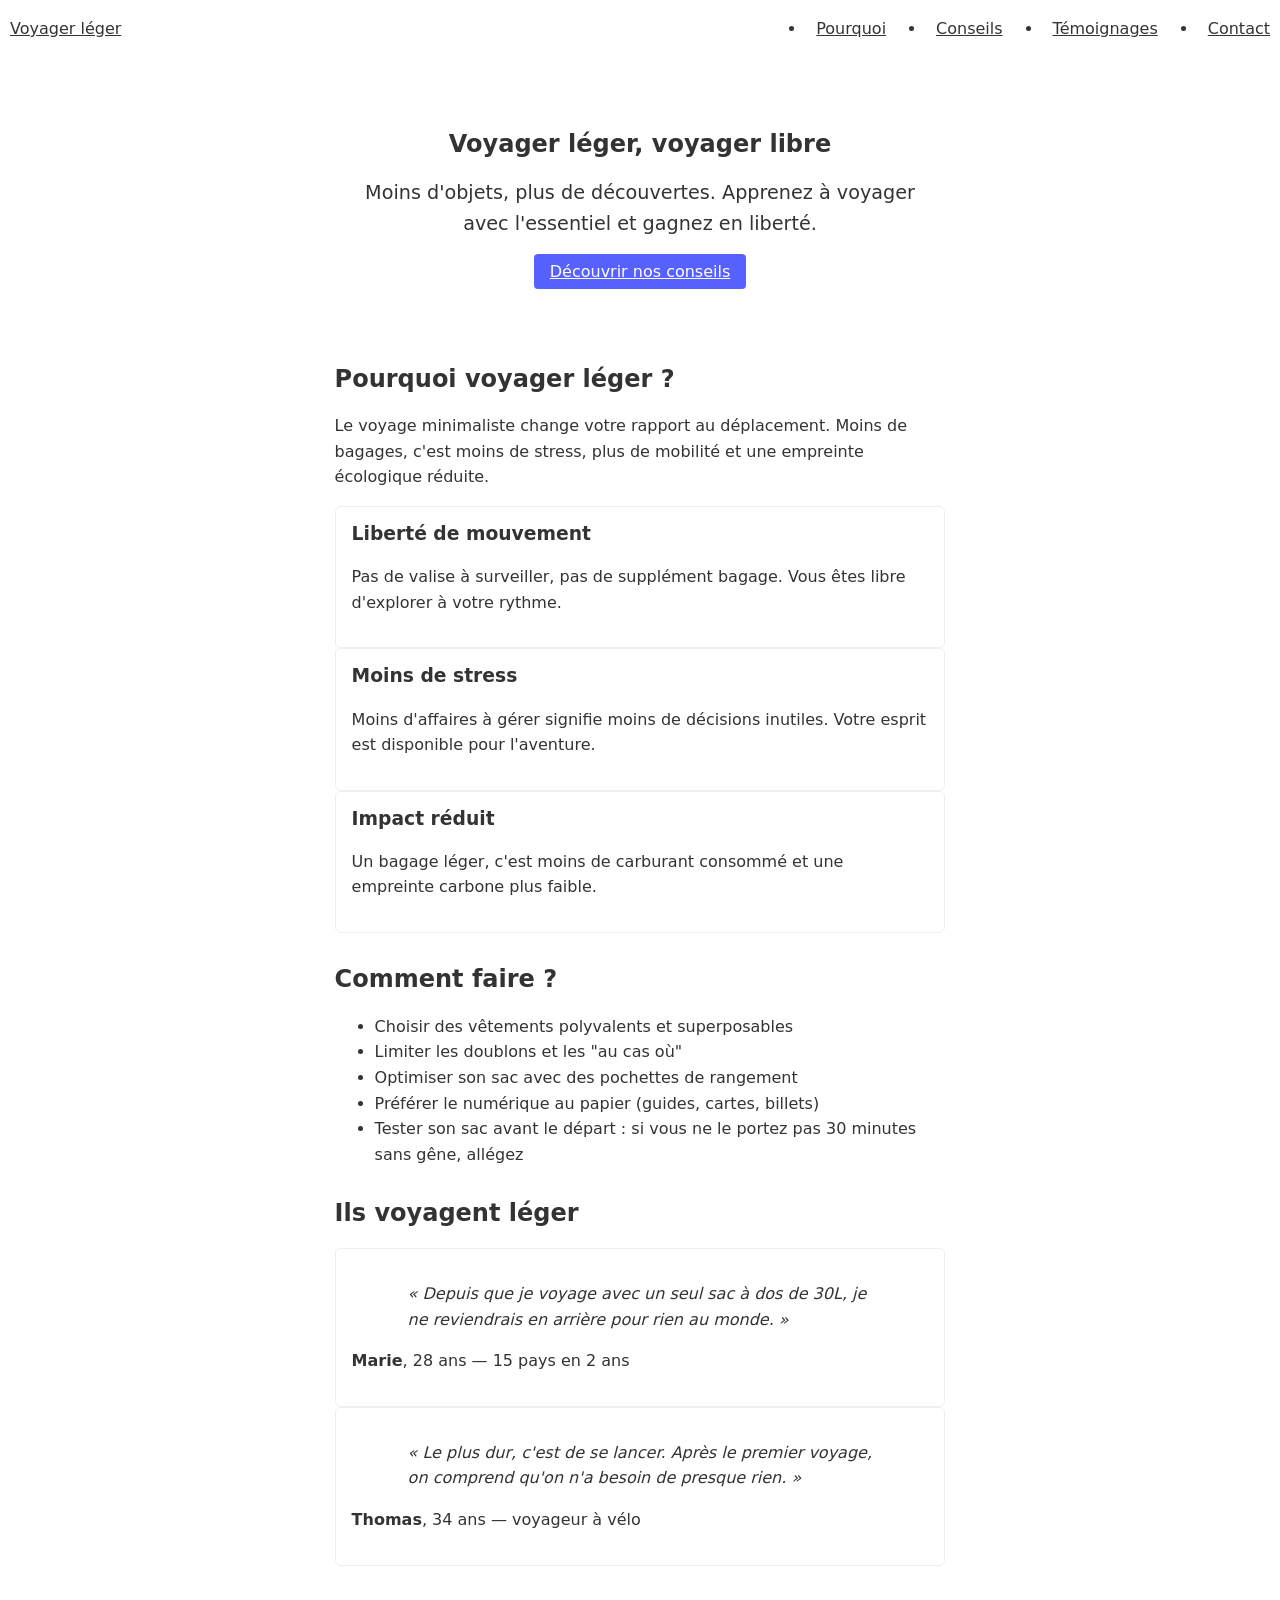
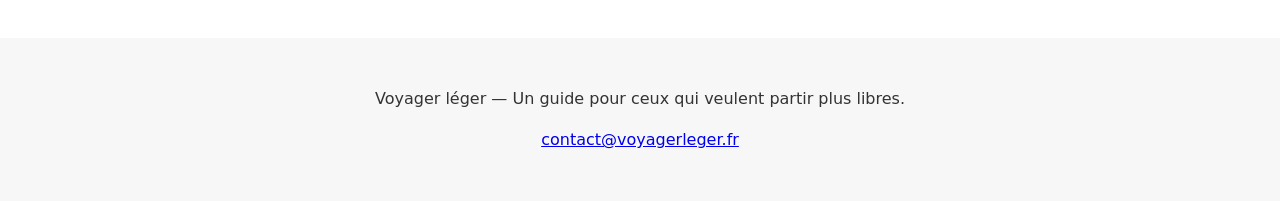
<file: TD2/index.html>
<!DOCTYPE html>
<html lang="fr"><head>
  <meta charset="UTF-8">
  <meta name="viewport" content="width=device-width, initial-scale=1.0">
  <link rel="stylesheet" href="style.css">
  <title>Voyager léger — Guide du voyage minimaliste</title>
  <link rel="stylesheet" href="style.css">
<link rel="stylesheet" crossorigin="anonymous" href="https://me.kis.v2.scr.kaspersky-labs.com/E3E8934C-235A-4B0E-825A-35A08381A191/abn/main.css?attr=aHR0cHM6Ly9tb29kbGUyMDI1LnVjYS5mci9wbHVnaW5maWxlLnBocC82ODQ4NzIvbW9kX3Jlc291cmNlL2NvbnRlbnQvMS9URDJfSFRNTC5odG1s"><script type="text/javascript" src="https://me.kis.v2.scr.kaspersky-labs.com/FD126C42-EBFA-4E12-B309-BB3FDD723AC1/main.js?attr=ZQ1GQqb2eEidAVqZw-gPz4JM6uMM-t6N8jChncWFntJ3wi6tAHoI6iSXpv8Uil1GroQK-b5QwJ4bIz5zM0YmmdonW26kVDfZrNB3HFemjTT7X0UCqzCU3snbqwGc3VLHlikxiaA5vXUANRilusPNsJwPGMBt66Djog1cDJLvU1VWVT49gHTnWo4QjPdHhUD6" charset="UTF-8"></script><link rel="stylesheet" crossorigin="anonymous" href="https://me.kis.v2.scr.kaspersky-labs.com/E3E8934C-235A-4B0E-825A-35A08381A191/abn/main.css?attr=aHR0cHM6Ly9tb29kbGUyMDI1LnVjYS5mci9wbHVnaW5maWxlLnBocC82ODQ4NzMvYXNzaWduc3VibWlzc2lvbl9maWxlL3N1Ym1pc3Npb25fZmlsZXMvMjI5Nzc5L2luZGV4Lmh0bWw_Zm9yY2Vkb3dubG9hZD0x"/><style type="text/css" class="abn_style" nonce="undefined">#AC_ad,#AD720x90,#ADPlaceholder,#ADS_1,#ADSblock,#AD_160,#AD_300,#AD_468x60,#AD_G,#AD_L,#AD_ROW,#AD_Top,#AD_text,#ADbox,#Ad-3-Slider,#Ad-4-Slider,#Ad-Container,#Ad-Content,#Ad-Top,#AdBannerBT,#AdBanner_1,#AdBanner_2,#AdBar,#AdBigBox,#AdBillboard,#AdBlockDialog,#AdBottomLeader,#AdBottomRight,#AdBox2,#AdColumn,#AdContainerTop,#AdContent,#AdDisclaimer,#AdHeader,#AdMiddle,#AdPopUp,#AdRectangleBanner,#AdSense1,#AdSense2,#AdSense3,#AdSense_Header,#AdServer,#AdSkyscraper,#AdSlot_megabanner,#AdSpaceLeaderboard,#AdTop,#AdTopLeader,#AdWidgetContainer,#AdWrapperSuperCA,#AdZone1,#AdZone2,#Ad_BelowContent,#Ad_Block,#Ad_TopLeaderboard,#Adbanner,#Adlabel,#AdsBannerTop,#AdsBillboard,#AdsBottomContainer,#AdsContent,#AdsDiv,#AdsFrame,#AdsPubperform,#AdsRight,#AdsSky,#AdsTopContainer,#AdsWrap,#Ads_BA_BS,#Ads_BA_BUT,#Ads_BA_BUT2,#Ads_BA_BUT_box,#Ads_BA_CAD,#Ads_BA_CAD2,#Ads_BA_FLB,#Ads_BA_SKY,#Ads_BA_VID,#Ads_TFM_BS,#Ads_google_bottom_wide,#Adsense300x250,#AdsenseBottom,#AdsenseHAdBox,#AdsenseHAdBox2,#AdsenseHAdBox3,#AdsenseTop,#Adsterra,#Adv10,#Adv11,#Adv8,#Adv9,#AdvContainer,#AdvFooter,#AdvHeader,#Adv_Footer,#AdvertMid1,#AdvertMid2,#AdvertMpu,#AdvertPanel,#AdvertText,#AdvertiseFrame,#Advertisement1,#Advertisement2,#AdvertisementDiv,#AdvertisementLeaderboard,#Advertisements,#AdvertisingBL,#AdvertisingDiv_0,#Advertorial,#Advertorials,#AnchorAd,#ArticleContentAd,#Banner728x90,#BannerAd,#BannerAds,#BannerAdvert,#BannerAdvertisement,#BigBoxAd,#BigboxAdUnit,#Block_Pub_Right,#BodyAd,#BodyTopAds,#Body_Ad8_divAdd,#BotAd,#BottomAdContainer,#BottomRightAdWrapper,#ButtonAd,#ContentAd,#Content_CA_AD_0_BC,#Content_CA_AD_1_BC,#DFP-banniere_basse,#DFP-banniere_haute,#DFP-pave_bas,#DFP-pave_bas_2,#DFP-pave_bas_3,#DFP-vignette,#DFP_top_leaderboard,#EmplPubDroite,#EmplPubGauche,#EmplPubHaut,#FooterAd,#FooterAdBlock,#FooterAdContainer,#FreeStarVideoAdContainer,#GoogleAd,#GoogleAd1,#GoogleAd2,#GoogleAd3,#GoogleAdRight,#GoogleAdTop,#GoogleAdsense,#HAdSubBox,#HAdSubText,#HP1-ad,#HP2-ad,#HeadAd,#HeadPub,#HeaderAD,#HeaderAd,#HeaderAdBlock,#HeaderAdsBlock,#HeaderTopBanner,#HeaderTopBannerADV,#Headeraddescktop,#HeroAd,#HomeAd1,#IFrameAd,#IFrameAd1,#IK-ad-area,#IK-ad-block,#IM_AD,#LayoutBottomAdBox,#LayoutHomeAdBoxBottom,#LeftAd,#LeftAd1,#LeftAdDiv,#LeftAds,#MPUAdSpace,#MPUadvertising,#MainAd,#MegaAd,#NFBannierePublicitaire,#NR-Ads,#Player_Playoncontent,#Player_Playoncontent_footer,#PopOnlineAd,#PopOnlineMediaAd,#PromotionAdBox,#Pub728x90,#PubBas,#PubCarre,#PubFooter,#PubHead,#PubHeader,#PubHorizontaleInner,#PubHorizontaleMain,#PubIntersticiel,#PubPave,#PubTop,#PubliciteTop,#RecipeInnerBottomAd,#RightAd,#RightAdBlock,#RightAdDiv,#RightAdSpace,#RightAds,#RightAdvertisement,#SidebarAd,#SidebarAdContainer,#SitenavAdslot,#SkyAd,#SkyscraperAD,#SponsoredAd,#SponsoredAds,#SponsoredLinks,#SponsorsAds,#StickyBannerAd,#Top-ad,#TopADs,#TopAd,#TopAd0,#TopAdBox,#TopAdContainer,#TopAdPlacement,#TopAdPos,#TopAdTable,#TopAdvert,#TopBannerAd,#TopRightRadvertisement,#VPNAdvert,#VideoPub300x250,#WelcomeAd,#_div-ad-1,#_div-ad-2,#_div-ad-3,#_div-ad-4,#a_728x90_ad,#aad-header-1,#aad-header-2,#aad-header-3,#ab_adblock,#abd-ad-div,#abd-ad-iframe,#abd-ad-iframe-wrapper,#above-comments-ad,#above-fold-ad,#above-footer-ads,#aboveAd,#aboveNodeAds,#above_button_ad,#aboveplayerad,#abovepostads,#abp-killer,#acm-ad-tag-lawrence_dfp_mobile_arkadium,#ad--article--home-mobile-paramount-wrapper,#ad--article-bottom-wrapper,#ad--article-top,#ad--sidebar,#ad-0,#ad-1,#ad-125x125,#ad-160,#ad-160x600,#ad-2,#ad-2-160x600,#ad-250,#ad-250x300,#ad-3,#ad-3-300x250,#ad-300,#ad-300-250,#ad-300-additional,#ad-300-detail,#ad-300-sidebar,#ad-300X250-2,#ad-300a,#ad-300b,#ad-300x250,#ad-300x250-0,#ad-300x250-2,#ad-300x250-b,#ad-300x250-sidebar,#ad-300x250-wrapper,#ad-300x250_Pave_Bas_Desktop,#ad-300x250_Pave_Top_Desktop,#ad-300x250_mid,#ad-300x250_mobile,#ad-300x250_top,#ad-300x600-2,#ad-300x600-bas,#ad-300x600-haut,#ad-300x600-milieu,#ad-300x600_top,#ad-4,#ad-5,#ad-6,#ad-728,#ad-728-90,#ad-728x90,#ad-728x90_MB_Bas_Desktop,#ad-728x90_MB_Top_Desktop,#ad-8,#ad-9,#ad-Content_1,#ad-Content_2,#ad-Rectangle_1,#ad-Rectangle_2,#ad-Superbanner,#ad-a,#ad-adhesive-footer,#ad-ads,#ad-advertorial,#ad-affiliate,#ad-after,#ad-anchor,#ad-around-the-web,#ad-article,#ad-article-in,#ad-aside-1,#ad-background,#ad-ban,#ad-ban-bet-load,#ad-ban-load,#ad-banner-1,#ad-banner-atf,#ad-banner-bottom,#ad-banner-btf,#ad-banner-desktop,#ad-banner-image,#ad-banner-placement,#ad-banner-top,#ad-banner-wrap,#ad-banner_atf-label,#ad-banners,#ad-bar,#ad-base,#ad-bb-content,#ad-before-content,#ad-below-content,#ad-bg,#ad-bg-transparent,#ad-big,#ad-bigbox,#ad-bigsize,#ad-billboard,#ad-billboard-atf,#ad-billboard-bottom,#ad-billboard01,#ad-blade,#ad-block,#ad-block-125,#ad-block-2,#ad-block-aa,#ad-block-bottom,#ad-block-container,#ad-block__overlay,#ad-block_overlay,#ad-border,#ad-bottom,#ad-bottom-banner,#ad-bottom-bnr,#ad-bottom-fixed,#ad-bottom-right-container,#ad-bottom-wrapper,#ad-box,#ad-box-1,#ad-box-2,#ad-box-bottom,#ad-box-halfpage,#ad-box-leaderboard,#ad-box-left,#ad-box-rectangle,#ad-box-rectangle-2,#ad-box-right,#ad-box1,#ad-box2,#ad-box300x250,#ad-box300x250_2,#ad-boxes,#ad-break,#ad-bs,#ad-btm,#ad-buttons,#ad-campaign,#ad-case,#ad-center,#ad-chips,#ad-circfooter,#ad-code,#ad-col,#ad-container-adaptive,#ad-container-adaptive-2,#ad-container-banner,#ad-container-fullpage,#ad-container-inner,#ad-container-leaderboard,#ad-container-mpu,#ad-container-outer,#ad-container-overlay,#ad-container-top-placeholder,#ad-container-zone-1,#ad-container-zone-2,#ad-container1,#ad-contentad,#ad-desktop-ban,#ad-desktop-bottom,#ad-desktop-pav1,#ad-desktop-pav2,#ad-desktop-pop,#ad-desktop-skin,#ad-desktop-sky,#ad-desktop-takeover-home,#ad-desktop-takeover-int,#ad-desktop-top,#ad-desktop-wrap,#ad-discover,#ad-display-ad,#ad-display-ad-placeholder,#ad-div-leaderboard,#ad-drawer,#ad-dynamic-header,#ad-ear,#ad-extra-flat,#ad-featured-right,#ad-fixed-bottom,#ad-flex-top,#ad-flyout,#ad-footer-728x90,#ad-framework-top,#ad-front-btf,#ad-front-footer,#ad-full-width,#ad-fullbanner-btf,#ad-fullbanner-outer,#ad-fullwidth,#ad-gate-2017,#ad-googleAdSense,#ad-gutter-left,#ad-gutter-right,#ad-habillage,#ad-habillage-flash,#ad-habillage-load,#ad-halfpage,#ad-halfpage1,#ad-halfpage2,#ad-head,#ad-header-1,#ad-header-2,#ad-header-3,#ad-header-banner,#ad-header-left,#ad-header-mad,#ad-header-mobile,#ad-header-right,#ad-holder,#ad-home1,#ad-horizontal,#ad-horizontal-header,#ad-horizontal-top,#ad-iav-1,#ad-iav-2,#ad-iframe,#ad-incontent,#ad-index,#ad-inline-block,#ad-inread,#ad-inread-load,#ad-interstitial,#ad-label2,#ad-large-banner-top,#ad-large-header,#ad-lb-bottom,#ad-lb-secondary,#ad-lb-top,#ad-lead,#ad-leadboard1,#ad-leadboard2,#ad-leader,#ad-leader-atf,#ad-leader-container,#ad-leader-wrapper,#ad-leaderboard,#ad-leaderboard-atf,#ad-leaderboard-bottom,#ad-leaderboard-container,#ad-leaderboard-footer,#ad-leaderboard-header,#ad-leaderboard-spot,#ad-leaderboard-top,#ad-leaderboard970x90home,#ad-leaderboard970x90int,#ad-leaderboard_bottom,#ad-leadertop,#ad-ligatus-article-load,#ad-lrec,#ad-m-rec-content,#ad-main,#ad-main-bottom,#ad-main-top,#ad-manager,#ad-masthead,#ad-medium,#ad-medium-lower,#ad-medium-rectangle,#ad-medrec,#ad-medrec__first,#ad-mega-banner,#ad-megaban2-load,#ad-mid,#ad-mid-rect,#ad-middle,#ad-midpage,#ad-minibar,#ad-module,#ad-mpu,#ad-mpu-middle,#ad-mpu-middle2,#ad-mrec,#ad-mrec2,#ad-nav-tab,#ad-new,#ad-north,#ad-one,#ad-other,#ad-output,#ad-outstream,#ad-overlay,#ad-page-1,#ad-pan3l,#ad-panel,#ad-panel_1,#ad-panel_2,#ad-parallax,#ad-pencil,#ad-performance,#ad-performanceFullbanner1,#ad-performanceRectangle1,#ad-placeholder,#ad-placeholder-horizontal,#ad-placeholder-vertical,#ad-placement,#ad-planetveo,#ad-plate,#ad-player,#ad-popup,#ad-popup-home,#ad-popup-int,#ad-post,#ad-promo,#ad-push,#ad-pushdown,#ad-r,#ad-rec-atf,#ad-rec-bet1,#ad-rec-bet1-load,#ad-rec-btf,#ad-rec-btf-top,#ad-rec-top1,#ad-rec-top1-load,#ad-rec-top2,#ad-rec-top2-load,#ad-rect,#ad-rectangle,#ad-rectangle-1-dst,#ad-rectangle-2-dst,#ad-rectangle1,#ad-rectangle1-load,#ad-rectangle1-outer,#ad-rectangle2,#ad-rectangle2-load,#ad-rectangle3,#ad-rectangle3-load,#ad-results,#ad-right,#ad-right-bar-tall,#ad-right-container,#ad-right-sidebar,#ad-right-top,#ad-right2,#ad-right3,#ad-row,#ad-section,#ad-separator,#ad-shop,#ad-side,#ad-side-text,#ad-sidebar,#ad-sidebar-btf,#ad-sidebar-container,#ad-sidebar-mad,#ad-sidebar-mad-wrapper,#ad-sidebar1,#ad-sidebar2,#ad-site-header,#ad-sitebranding,#ad-skin,#ad-skm-below-content,#ad-sky,#ad-skyscraper,#ad-slideshow,#ad-slideshow2,#ad-slot,#ad-slot-1,#ad-slot-2,#ad-slot-3,#ad-slot-4,#ad-slot-5,#ad-slot-502,#ad-slot-lb,#ad-slot-right,#ad-slot-top,#ad-slot1,#ad-slot2,#ad-slot4,#ad-slug-wrapper,#ad-small-banner,#ad-space,#ad-space-big,#ad-splash,#ad-sponsors,#ad-spot,#ad-spot-bottom,#ad-spot-one,#ad-standard,#ad-standard-wrap,#ad-stickers,#ad-sticky-footer-container,#ad-story-right,#ad-story-top,#ad-stripe,#ad-target,#ad-teaser,#ad-text,#ad-three,#ad-top-250,#ad-top-300x250,#ad-top-728,#ad-top-banner,#ad-top-leaderboard,#ad-top-left,#ad-top-lock,#ad-top-low,#ad-top-main,#ad-top-main-2,#ad-top-network,#ad-top-right,#ad-top-right-container,#ad-top-text-low,#ad-top-wrap,#ad-top-wrapper,#ad-tower,#ad-two,#ad-undefined,#ad-unit-right-bottom-160-600,#ad-unit-right-middle-300-250,#ad-unit-top-banner,#ad-vip-article,#ad-watermark,#ad-west,#ad-wide-leaderboard,#ad-wrap,#ad-wrap2,#ad-wrapper-728x90,#ad-wrapper-footer-1,#ad-wrapper-main-1,#ad-wrapper-sidebar-1,#ad-wrapper-top-1,#ad-zone-3,#ad-zone-4,#ad1-placeholder,#ad125,#ad125bl,#ad125br,#ad125ul,#ad125ur,#ad125x125,#ad160,#ad160600,#ad160b,#ad160x600,#ad250,#ad3,#ad300,#ad300-250,#ad300_250,#ad336,#ad336b,#ad336x280,#ad4,#ad468,#ad468x60,#ad480x60,#ad4x125,#ad6,#ad600,#ad728,#ad72890,#ad728Box,#ad728Header,#ad728Mid,#ad728Top,#ad728Wrapper,#ad728X90,#ad728b,#ad728foot,#ad728h,#ad728top,#ad728x90,#ad728x90_1,#ad90,#ad900,#ad970,#ad970x90_exp,#adATF300x250,#adATF728x90,#adATFLeaderboard,#adAside,#adBTF300x250,#adBadges,#adBanner1,#adBanner336x280,#adBannerBottom,#adBannerHeader,#adBannerSpacer,#adBannerTable,#adBannerTop,#adBar,#adBelt,#adBillboard,#adBlock01,#adBlockAlert,#adBlockAlertWrap,#adBlockBanner,#adBlockContainer,#adBlockContent,#adBlockDetect,#adBlockOverlay,#adBlockerModal,#adBlocks,#adBottom,#adBoven,#adBox,#adBoxFooter,#adBrandDev,#adBrandingStation,#adBreak,#adCarousel,#adChannel,#adChoiceFooter,#adChoices,#adChoicesIcon,#adChoicesLogo,#adCol,#adColumn,#adColumn3,#adComm,#adComponentWrapper,#adContainer,#adContainerParent,#adContainer_1,#adContainer_2,#adContainer_3,#adContent,#adContentHolder,#adContext,#adDiv,#adDiv0,#adDiv1,#adDiv300,#adDiv4,#adDiv728,#adDivContainer,#adFiller,#adFlashDiv,#adFooter,#adFot,#adFrame,#adGallery,#adGoogleText,#adHeader,#adHeaderTop,#adHeaderWrapper,#adHeading,#adHeightstory,#adHolder,#adHolder1,#adHolder2,#adHolder3,#adHolder4,#adHolder5,#adHolder6,#adHome,#adHomeTop,#adIframe,#adInPlayer,#adInhouse,#adIsland,#adLB,#adLabel,#adLarge,#adLayer,#adLayerTop,#adLayout,#adLeader,#adLeaderBoard,#adLeaderTop,#adLeaderboard,#adLeaderboard-middle,#adLeft,#adLink,#adLink1,#adLounge,#adLrec,#adMOBILETOP,#adMPU,#adMPUHolder,#adMain,#adMarketplace,#adMed,#adMedRect,#adMediumRectangle,#adMeld,#adMessage,#adMid2,#adMpu,#adMpuBottom,#adOuter,#adPartnerLinks,#adPlaceHolder1,#adPlaceHolder2,#adPlacement_1,#adPlacement_2,#adPlacement_3,#adPlacement_4,#adPlacement_7,#adPlacement_8,#adPlacement_9,#adPlacer,#adPopover,#adPopup,#adPosition0,#adPosition14,#adPosition5,#adPosition6,#adPosition7,#adPosition9,#adPush,#adPushdown1,#adReady,#adRechts,#adRechts2,#adRight,#adRight1,#adRight2,#adRight3,#adRight4,#adRight5,#adScraper,#adSection,#adSenseBox,#adSenseModule,#adSenseWrapper,#adSet,#adSide,#adSide1-container,#adSideButton,#adSidebar,#adSite,#adSkin,#adSkinBackdrop,#adSkinLeft,#adSkinRight,#adSky,#adSkyPosition,#adSkyscraper,#adSlider,#adSlot-dmpu,#adSlot-dontMissLarge,#adSlot-leader,#adSlot-leaderBottom,#adSlot1,#adSlot2,#adSlot3,#adSlot4,#adSlug,#adSpace,#adSpaceBottom,#adSpaceHeight,#adSpacer,#adSpecial,#adSqb,#adSquare,#adStrip,#adSuperbanner,#adSupport,#adTOP,#adTag,#adText,#adTextLink,#adTile,#adTop,#adTopBigsponsor,#adTopContent,#adTopLREC,#adTopLarge,#adTopModule,#adTopprodukt,#adTopsponsor,#adTower,#adUnderArticle,#adUnit,#adWideSkyscraper,#adWrap,#adWrapper,#adWrapperSky,#ad_160,#ad_160_600,#ad_160_600_2,#ad_160x160,#ad_160x600,#ad_250,#ad_250x250,#ad_250x300,#ad_300,#ad_300_250,#ad_300_250_1,#ad_300_250_right,#ad_300x250,#ad_336,#ad_468_60,#ad_468x60,#ad_5,#ad_728,#ad_728_90,#ad_728x90,#ad_8,#ad_9,#ad_B1,#ad_Banner,#ad_Bottom,#ad_LargeRec01,#ad_Middle,#ad_Middle1,#ad_Pushdown,#ad_R1,#ad_Right,#ad_Top,#ad_Wrap,#ad__billboard,#ad_ad,#ad_adsense,#ad_after_header_1,#ad_amz,#ad_anchor,#ad_area,#ad_article1_1,#ad_article1_2,#ad_article2_1,#ad_article2_2,#ad_article3_1,#ad_article3_2,#ad_ban_head,#ad_banner_1,#ad_banner_468x60,#ad_banner_728x90,#ad_banner_bot,#ad_banner_top,#ad_banners,#ad_bar,#ad_bar_rect,#ad_before_game,#ad_before_header,#ad_bg,#ad_bg_image,#ad_big,#ad_bigbox,#ad_bigbox_companion,#ad_bigrectangle,#ad_billboard,#ad_block,#ad_block_0,#ad_block_1,#ad_block_2,#ad_block_mpu,#ad_bnr_atf_01,#ad_bnr_atf_02,#ad_bnr_atf_03,#ad_bnr_btf_07,#ad_bnr_btf_08,#ad_body,#ad_bottom,#ad_box,#ad_box_top,#ad_branding,#ad_bsb,#ad_bsb_cont,#ad_btmslot,#ad_buts,#ad_button,#ad_buttons,#ad_cell,#ad_center {display: none !important; color: #d9ff02 !important; background-color: #d2d5db !important;}#ad_choices,#ad_close,#ad_closebtn,#ad_comments,#ad_cont,#ad_cont_superbanner,#ad_container,#ad_container_0,#ad_container_300x250,#ad_container_side,#ad_container_sidebar,#ad_container_top,#ad_content,#ad_content_1,#ad_content_2,#ad_content_3,#ad_content_fullsize,#ad_content_primary,#ad_content_right,#ad_content_top,#ad_content_wrap,#ad_contentslot_1,#ad_contentslot_2,#ad_creative_2,#ad_creative_3,#ad_creative_5,#ad_dfp_rec1,#ad_display_300_250,#ad_display_728_90,#ad_div,#ad_div_bottom,#ad_div_top,#ad_feedback,#ad_foot,#ad_footer,#ad_footer1,#ad_footerAd,#ad_forum_below_threadlist,#ad_frame,#ad_frame1,#ad_from_bottom,#ad_fullbanner,#ad_gallery,#ad_gallery_bot,#ad_global_300x250,#ad_global_above_footer,#ad_global_header,#ad_global_header1,#ad_global_header2,#ad_h3,#ad_halfpage,#ad_head,#ad_header,#ad_header_1,#ad_header_container,#ad_holder,#ad_home,#ad_home_middle,#ad_horizontal,#ad_houseslot_a,#ad_houseslot_b,#ad_hp,#ad_html,#ad_image,#ad_image_1,#ad_img,#ad_interthread,#ad_island,#ad_island2,#ad_label,#ad_large,#ad_large_rectangular,#ad_lateral,#ad_layer,#ad_ldb,#ad_lead1,#ad_leader,#ad_leaderBoard,#ad_leaderboard,#ad_leaderboard_top,#ad_left,#ad_left_1,#ad_left_2,#ad_left_3,#ad_left_skyscraper,#ad_left_top,#ad_leftslot,#ad_links,#ad_links_footer,#ad_liste_bookmaker,#ad_lnk,#ad_location_bottom,#ad_location_bottom_right,#ad_location_sidebar_1,#ad_location_sidebar_2,#ad_location_sidebar_3,#ad_location_top_left,#ad_location_top_right,#ad_lrec,#ad_lwr_square,#ad_main,#ad_main_leader,#ad_main_top,#ad_marginal,#ad_marker,#ad_marketingbanner_1_placeholder,#ad_mast,#ad_med_rect,#ad_medium,#ad_medium2,#ad_medium_rectangle,#ad_medium_rectangular,#ad_mediumrectangle,#ad_megaban,#ad_message,#ad_middle,#ad_middle_bottom,#ad_middle_page,#ad_midstrip,#ad_mobile,#ad_module,#ad_mpu,#ad_mpu2,#ad_mpu300x250,#ad_mpu_1_placeholder,#ad_mrec,#ad_mrec1,#ad_mrec2,#ad_mrec_intext,#ad_mrec_intext2,#ad_native_show,#ad_native_tv,#ad_new,#ad_news_article,#ad_newsletter,#ad_one,#ad_overlay,#ad_overlayer,#ad_panel,#ad_panorama_top,#ad_pencil,#ad_place,#ad_placeholder,#ad_placement_workopolis,#ad_player,#ad_plugs,#ad_popup_background,#ad_popup_wrapper,#ad_post,#ad_poster,#ad_primary,#ad_publicidad,#ad_rail,#ad_rec_01,#ad_rect,#ad_rect1,#ad_rect2,#ad_rect3,#ad_rect_body,#ad_rect_bottom,#ad_rect_btf_01,#ad_rect_btf_02,#ad_rect_btf_03,#ad_rect_btf_04,#ad_rect_btf_05,#ad_rect_sub,#ad_rectangle,#ad_region1,#ad_region2,#ad_region3,#ad_region5,#ad_results,#ad_right,#ad_right_box,#ad_right_top,#ad_rightslot,#ad_rotation_match,#ad_rotator-2,#ad_rotator-3,#ad_row,#ad_row_home,#ad_rr_1,#ad_sec,#ad_sec_div,#ad_secondary,#ad_short,#ad_sidebar,#ad_sidebar1,#ad_sidebar2,#ad_sidebar3,#ad_sidebar_1,#ad_sidebar_left_container,#ad_sidebar_news,#ad_sidebar_top,#ad_sidebody,#ad_site_header,#ad_sitebar,#ad_skin,#ad_slot,#ad_slot_bottom,#ad_slot_leaderboard,#ad_small,#ad_smartphbig,#ad_space_top,#ad_sponsored,#ad_spot_a,#ad_spot_b,#ad_spotlight,#ad_square,#ad_squares,#ad_ss,#ad_stck,#ad_sticky_wrap,#ad_strip,#ad_superbanner,#ad_table,#ad_takeover,#ad_tall,#ad_tbl,#ad_topBanner,#ad_topScroller,#ad_top_728x90,#ad_top_banner,#ad_top_bar,#ad_top_holder,#ad_topbanner,#ad_topmob,#ad_topnav,#ad_topslot,#ad_two,#ad_txt,#ad_under_game,#ad_unit,#ad_unit1,#ad_unit2,#ad_vertical,#ad_video,#ad_video_abovePlayer,#ad_video_belowPlayer,#ad_video_large,#ad_video_root,#ad_wallpaper,#ad_wide,#ad_wide_box,#ad_wideboard,#ad_widget,#ad_widget_1,#ad_window,#ad_wp,#ad_wp_base,#ad_wrap,#ad_wrapper,#ad_wrapper1,#ad_wrapper2,#ad_xrail_top,#ad_zone,#adaptvcompanion,#adb-actived,#adb-enabled,#adb-enabled3,#adb-warning,#adb_bottom,#adbackground,#adbanner-container,#adbanner1,#adbannerbox,#adbannerdiv,#adbannerleft,#adbannerright,#adbannerwidget,#adbd.overdiv,#adbig,#adblade,#adblade_ad,#adblock-alert,#adblock-big,#adblock-box,#adblock-leaderboard,#adblock-modal,#adblock-msg,#adblock-overlay,#adblock-small,#adblock1,#adblock2,#adblock4,#adblockDetect,#adblockOverlay,#adblock_detected,#adblock_message,#adblock_screen,#adblock_tooltip,#adblockbottom,#adblocker_announce,#adblocker_message,#adblocker_modal_overlay,#adblocks-detected,#adbn,#adbnr,#adboard,#adbody,#adbottom,#adbottomleft,#adbottomright,#adbox--hot_news_ad,#adbox--page_bottom_ad,#adbox--page_top_ad,#adbox-inarticle,#adbox-topbanner,#adbox1,#adbox2,#adbox_content,#adbox_right,#adbutton,#adbuttons,#adcell,#adcenter,#adcenter2,#adcenter4,#adchoices-icon,#adchoicesBtn,#adclear,#adclose,#adcolContent,#adcolumn,#adcontainer2,#adcontainer3,#adcontainer5,#adcontainerAdSense,#adcontainerRight,#adcontainer_1,#adcontainer_2,#adcontainer_ad_content_top,#adcontainer_recherche,#adcontent1,#adcontent2,#adcontextlinks,#adcopy-inviz,#addbottomleft,#addemam-wrapper,#addspace,#addvert,#adfactor-label,#adfloat,#adfooter,#adfooter_728x90,#adframe:not(frameset),#adframetop,#adfreeDeskSpace,#adh_adform,#adhalfpage,#adhead,#adheader,#adhesionAdSlot,#adhesionUnit,#adhide,#adholder,#adholderContainerHeader,#adhome,#adhomepage,#adikteev-mcontent,#adikteev-msuit,#adikteev_placement,#adjacency,#adlabel,#adlabelFooter,#adlabelfooter,#adlabelheader,#adlanding,#adlayer,#adlayerContainer,#adlayerad,#adleaderboard,#adleft,#adleftgame,#adlinks,#adlrec,#adm-inline-article-ad-1,#adm-inline-article-ad-2,#admain,#admasthead,#admid,#admid1,#admid2,#admitad_div,#admobilefoot,#admobilefootinside,#admobilemiddle,#admobiletop,#admobiletopinside,#admod2,#admpubottom,#admpubottom2,#admpufoot,#admpumiddle,#admpumiddle2,#admputop2,#admsg,#adnFloatbl,#adn_layerad,#adnet,#adnorth,#ados1,#ados2,#ados3,#ados4,#adplace,#adplacement,#adpos-top,#adpos2,#adpos2_1,#adpos2_2,#adposition,#adposition1,#adposition10,#adposition1_container,#adposition2,#adposition3,#adposition4,#adpositionbottom,#adpubhead,#adrect,#adright,#adright2,#adrightbottom,#adrightrail,#adriver_middle,#adriver_top,#adrotator,#adrow,#adrow1,#adrow3,#ads-1,#ads-125,#ads-200,#ads-250,#ads-300,#ads-300-250,#ads-300x250,#ads-320x50-I1,#ads-320x50-I2,#ads-320x50-I3,#ads-320x50-I4,#ads-336x280,#ads-468,#ads-5,#ads-728x90,#ads-728x90-I2,#ads-728x90-I3,#ads-728x90-I4,#ads-970x60-I1,#ads-980x,#ads-area,#ads-article-left,#ads-banner,#ads-banner-top,#ads-bar,#ads-before-content,#ads-bg,#ads-bg-mobile,#ads-billboard,#ads-block,#ads-blog,#ads-bot,#ads-bottom,#ads-col,#ads-container,#ads-container-1,#ads-container-2,#ads-container-anchor,#ads-container-single,#ads-container-top,#ads-content,#ads-content-bottom,#ads-content-double,#ads-content-top,#ads-footer,#ads-footer-inner,#ads-footer-wrap,#ads-google,#ads-header-728,#ads-home-468,#ads-horizontal,#ads-inread,#ads-inside-content,#ads-leader,#ads-leaderboard,#ads-leaderboard1,#ads-left-top,#ads-loader,#ads-lrec,#ads-main,#ads-marge-1,#ads-marge-2,#ads-marge-3,#ads-marge-300x100,#ads-marge-300x250,#ads-medium-rectangle,#ads-middle,#ads-mpu,#ads-outer,#ads-pagetop,#ads-panel,#ads-pop,#ads-position-header-desktop,#ads-right,#ads-right-bottom,#ads-right-skyscraper,#ads-right-top,#ads-slot,#ads-space,#ads-superBanner,#ads-text,#ads-top,#ads-top-728,#ads-top-728x90,#ads-top-banner,#ads-top-wrap,#ads-under-rotator,#ads-vertical,#ads-vertical-wrapper,#ads-wrap,#ads1,#ads120,#ads125,#ads125-box,#ads1_box,#ads2,#ads2_block,#ads2_box,#ads2_container,#ads3,#ads300,#ads300-250,#ads300x200,#ads300x250,#ads300x250_2,#ads336x280,#ads4,#ads46860,#ads468x60,#ads50,#ads7,#ads728,#ads72890,#ads728bottom,#ads728top,#ads728x90,#ads728x90_2,#ads728x90top,#adsBar,#adsBottom,#adsBox,#adsCarre,#adsContent,#adsDisplay,#adsHaut,#adsHeader,#adsHeading,#adsLREC,#adsLeft,#adsLinkFooter,#adsMobileFixed,#adsMpu,#adsPanel,#adsRight,#adsRightDiv,#adsSectionLeft,#adsSectionRight,#adsSquare,#adsTG,#adsTN,#adsTop,#adsTopLeft,#adsTopMobileFixed,#adsZone,#adsZone1,#adsZone2,#ads_0_container,#ads_1,#ads_160,#ads_2,#ads_3,#ads_300x250,#ads_4,#ads_728,#ads_728x90,#ads_728x90_top,#ads_ban,#ads_banner,#ads_banner1,#ads_banner_header,#ads_belownav,#ads_big,#ads_block,#ads_body_1,#ads_body_2,#ads_body_3,#ads_body_4,#ads_body_5,#ads_body_6,#ads_bottom,#ads_box,#ads_box1,#ads_box2,#ads_box_bottom,#ads_box_right,#ads_box_top,#ads_button,#ads_campaign,#ads_catDiv,#ads_center,#ads_center_banner,#ads_central,#ads_combo,#ads_combo1,#ads_combo2,#ads_container,#ads_content,#ads_desktop_r1,#ads_desktop_r2,#ads_expand,#ads_fin_article,#ads_footer,#ads_gigaban,#ads_h,#ads_h1,#ads_h2,#ads_halfsize,#ads_header,#ads_horiz,#ads_horizontal,#ads_horz,#ads_in_modal,#ads_in_video,#ads_insert_container,#ads_last,#ads_layout_bottom,#ads_lb,#ads_lb_frame,#ads_leaderbottom,#ads_left,#ads_left_top,#ads_line,#ads_medrect,#ads_notice,#ads_overlay,#ads_page_top,#ads_place,#ads_placeholder,#ads_player,#ads_popup,#ads_right,#ads_right_sidebar,#ads_right_top,#ads_search,#ads_search_bar,#ads_slide_div,#ads_space,#ads_space_header,#ads_superbanner1,#ads_superbanner2,#ads_superior,#ads_td,#ads_text,#ads_textlinks,#ads_title,#ads_top2,#ads_top:not(a),#ads_top_banner,#ads_top_container,#ads_top_content,#ads_top_right,#ads_top_sec,#ads_topbanner,#ads_tower_top,#ads_vert,#ads_video,#ads_wide,#ads_wrapper,#adsbot,#adsbottom,#adsbox,#adsbox-left,#adsbox-right,#adscenter,#adscolumn,#adscontainer,#adscontent,#adsdiv,#adsection,#adselector-container,#adsence,#adsense-2,#adsense-468x60,#adsense-area,#adsense-bottom,#adsense-container-bottom,#adsense-droite-001,#adsense-droite-002,#adsense-fiche,#adsense-header,#adsense-link,#adsense-links,#adsense-liste1,#adsense-liste2,#adsense-liste3,#adsense-middle,#adsense-post,#adsense-right,#adsense-sidebar,#adsense-tag,#adsense-text,#adsense-toggle-rel,#adsense-top,#adsense-wrap,#adsense1,#adsense2,#adsense3,#adsense468,#adsense6,#adsense728,#adsenseArea,#adsenseContainer,#adsenseHeader,#adsenseLeft,#adsenseWrap,#adsense_banner_top,#adsense_block,#adsense_blog,#adsense_blog1,#adsense_bottom_ad,#adsense_box,#adsense_box2,#adsense_center,#adsense_haut,#adsense_image,#adsense_inline,#adsense_leaderboard,#adsense_native,#adsense_overlay,#adsense_pagination,#adsense_r_side_sticky_container,#adsense_sidebar,#adsense_top,#adsenseheader,#adsensehorizontal,#adsensempu,#adsenseskyscraper,#adsensetext,#adsensetop,#adserv,#adsforsearchGrid,#adsforsearch_content,#adsframe_2,#adside,#adsimage,#adsite-unders,#adsitem,#adskeeper,#adskinleft,#adskinlink,#adskinright,#adskintop,#adsky,#adskyscraper,#adskyscraper_flex,#adsleft,#adsleft1,#adslider,#adslist,#adslot-below-updated,#adslot-download-abovefiles,#adslot-half-page,#adslot-homepage-middle,#adslot-infobox,#adslot-left-skyscraper,#adslot-side-mrec,#adslot-site-footer,#adslot-site-header,#adslot-sticky-headerbar,#adslot-top-rectangle,#adslot1,#adslot2,#adslot3,#adslot300x250ATF,#adslot300x250BTF,#adslot4,#adslot5,#adslot6,#adslot7,#adslot_1,#adslot_2,#adslot_left,#adslot_rect,#adslot_top,#adsmgid,#adsmiddle,#adsonar,#adspace-1,#adspace-2,#adspace-300x250,#adspace-728,#adspace-728x90,#adspace-bottom,#adspace-leaderboard-top,#adspace-one,#adspace-top,#adspace300x250,#adspaceBox,#adspaceRow,#adspace_header,#adspace_leaderboard,#adspace_top,#adspacer,#adspan,#adspave,#adsplace1,#adsplace2,#adsplace4,#adsplash,#adspot,#adspot-bottom,#adspot-top,#adspromo,#adsquare,#adsquare2,#adsright,#adsside,#adssouspost,#adsspace,#adstext2,#adstrip,#adswap,#adtab,#adtech-banner,#adtech-banner_bottom,#adtech-habillage,#adtech-interstitiel,#adtech-pave,#adtech-pave_wr,#adtext,#adtxt,#adunit,#adunit-article-bottom,#adunit-top,#adunit_video,#adunitl,#adv-01,#adv-300,#adv-Bottom,#adv-BoxP,#adv-Middle,#adv-Middle1,#adv-Middle2,#adv-Scrollable,#adv-Top,#adv-banner,#adv-banner-r,#adv-box,#adv-companion-iframe,#adv-container,#adv-goog-336-1,#adv-goog-336-2,#adv-gpt-box-container1,#adv-gpt-masthead-skin-container1,#adv-halfpage,#adv-header,#adv-leaderblock,#adv-leaderboard,#adv-left,#adv-masthead,#adv-middle,#adv-middle1,#adv-midroll,#adv-native,#adv-preroll,#adv-right,#adv-right1,#adv-scrollable,#adv-sticky-1,#adv-sticky-2,#adv-title,#adv-top-skin,#adv300x250,#adv300x250container,#adv320,#adv468x90,#adv728,#adv728x90,#adv768x90,#advBarMars,#advBoxBottom,#advCarrousel,#advEnd,#advFooter,#advHeader,#advHome,#advHook-Middle1,#advRectangle,#advRectangle1,#advSkin,#advTop,#advWrapper,#adv_300,#adv_728,#adv_728x90,#adv_BoxBottom,#adv_Inread,#adv_IntropageOvl,#adv_LdbMastheadPush,#adv_Reload,#adv_Skin,#adv_bg_clickurl,#adv_big_blocked,#adv_bootom,#adv_border,#adv_center,#adv_config,#adv_contents,#adv_footer,#adv_holder,#adv_leaderboard,#adv_mob,#adv_mpu1,#adv_mpu2,#adv_network,#adv_overlay,#adv_overlay_content,#adv_player,#adv_r,#adv_right,#adv_skin,#adv_sky,#adv_textlink,#adv_top,#adv_wallpaper,#adv_wallpaper2,#advads_ad_widget-18,#advads_ad_widget-19,#advads_ad_widget-8,#adver,#adver-top,#adverFrame,#adversitise,#advert-1,#advert-120,#advert-2,#advert-ahead,#advert-article,#advert-article-1,#advert-article-2,#advert-article-3,#advert-banner,#advert-banner-container,#advert-banner-wrap,#advert-banner2,#advert-block,#advert-boomer,#advert-box,#advert-column,#advert-container-top,#advert-display,#advert-fireplace,#advert-footer,#advert-footer-hidden,#advert-header,#advert-island,#advert-leaderboard,#advert-left,#advert-mpu,#advert-posterad,#advert-rectangle,#advert-right,#advert-sky,#advert-skyscaper,#advert-skyscraper,#advert-slider-top,#advert-text,#advert-title,#advert-top,#advert-top-banner,#advert-wrapper,#advert01,#advert02,#advert1,#advert2,#advertBanner,#advertBox,#advertBoxRight,#advertBoxSquare,#advertColumn,#advertContainer,#advertDB,#advertOverlay,#advertPhone,#advertRight,#advertSection,#advertTop,#advertTopLarge,#advertTopSmall {display: none !important; color: #d9ff02 !important; background-color: #d2d5db !important;}#advertTower,#advertWrapper,#advert_02,#advert_03,#advert_06,#advert_1,#advert_Desktop,#advert_banner,#advert_belowmenu,#advert_box,#advert_container,#advert_header,#advert_leaderboard,#advert_mid,#advert_mpu,#advert_right1,#advert_sky,#advert_space,#advert_top,#advertblock,#advertborder,#adverticum_r_above,#adverticum_r_above_container,#adverticum_r_side_container,#advertise-block,#advertise-here,#advertise-sidebar,#advertise1,#advertise2,#advertiseBanner,#advertiseLink,#advertise_top,#advertisediv,#advertisement-2,#advertisement-3,#advertisement-300x250,#advertisement-bottom,#advertisement-content,#advertisement-large,#advertisement-placement,#advertisement-text,#advertisement1,#advertisement2,#advertisement3,#advertisement728x90,#advertisementArea,#advertisementBox,#advertisementHorizontal,#advertisementRight,#advertisementTop,#advertisement_banner,#advertisement_belowscreenshots,#advertisement_block,#advertisement_box,#advertisement_container,#advertisement_label,#advertisement_notice,#advertisement_title,#advertisementjsalert,#advertisements_bottom,#advertisements_sidebar,#advertisements_top,#advertisementsarticle,#advertiser-container,#advertiserLinks,#advertisetop,#advertising-160x600,#advertising-300x250,#advertising-728x90,#advertising-banner,#advertising-caption,#advertising-container,#advertising-right,#advertising-skyscraper,#advertising-top,#advertising2-postroll,#advertisingHrefTop,#advertisingLeftLeft,#advertisingLink,#advertisingRightColumn,#advertisingRightRight,#advertisingTop,#advertisingTopWrapper,#advertising_300,#advertising_320,#advertising_728,#advertising__banner__content,#advertising_column,#advertising_container,#advertising_contentad,#advertising_div,#advertising_header,#advertising_holder,#advertising_leaderboard,#advertising_top_container,#advertising_wrapper,#advertisment-horizontal,#advertisment-text,#advertisment1,#advertisment_content,#advertisment_panel,#advertleft,#advertorial,#advertorial-box,#advertorial-wrap,#advertorial1,#advertorial_links,#adverts,#adverts--footer,#adverts-top-container,#adverts-top-left,#adverts-top-middle,#adverts-top-right,#advertsLeaderboard,#adverts_base,#adverts_post_content,#adverts_right,#advertscroll,#advertsingle,#advertspace,#advertssection,#adverttop,#advframe,#advideum,#advncdads-1,#advncdads-2,#advncdads-3,#advobj,#advpanel,#advr_mobile,#advsection,#advsingle,#advt,#advt_bottom,#advtbar,#advtcell,#advtext,#advtop,#advtopright,#adwallpaper,#adwidget,#adwidget-5,#adwidget-6,#adwidget1,#adwidget2,#adwrapper,#adxBigAd,#adxBigAd2,#adxLeaderboard,#adxMiddle,#adxMiddleRight,#adxToolSponsor,#adx_ad,#adxtop2,#adyoulike-articlebottom,#adyoulike-infeed,#adzbanner,#adzone,#adzone-middle1,#adzone-middle2,#adzone-right,#adzone-top,#adzone_content,#adzone_wall,#adzonebanner,#adzoneheader,#afc-container,#affiliate_2,#affiliate_ad,#affinfospecialechalons,#after-adv,#after-dfp-ad-mid1,#after-dfp-ad-mid2,#after-dfp-ad-mid3,#after-dfp-ad-mid4,#after-dfp-ad-top,#after-dfp-products,#after-header-ads,#after-top-menu-ads,#after_ad,#after_bottom_ad,#after_heading_ad,#after_title_ad,#aigirlfriendad,#amazon-ads,#amazon_ad,#anAdScCgp728x90,#anAdScGame120x600,#anAdScGame728x90,#anAdScGp300x250,#anAdScGp728x90,#anAdScHp728x90,#anAdScHpb728x90,#anAdScPgp728x90,#anAdScPpUg728x90,#anAdScUgGame728x90,#analytics_ad,#anchor-ad,#anchorAd,#aniview--player,#aniview-ads,#annonce_pub,#annonce_pub2,#annonce_pub3,#annonce_pub4,#annonce_pub_contenu,#annoncegoogle,#annoncepub,#anti_adblock,#aom-ad-right_side_1,#aom-ad-right_side_2,#aom-ad-top,#apiBackgroundAd,#around-the-web,#article-ad,#article-ad-container,#article-ad-content,#article-ads,#article-advert,#article-aside-top-ad,#article-billboard-ad-1,#article-bottom-ad,#article-box-ad,#article-content-ad,#article-footer-ad,#article-footer-sponsors,#article-island-ad,#article-pub-content,#article-sidebar-ad,#articleAd,#articleAdReplacement,#articleBoard-ad,#articleBottom-ads,#articleLeftAdColumn,#articleSideAd,#articleTop-ads,#article_ad_1,#article_ad_3,#article_ad_bottom,#article_ad_container,#article_ad_top,#article_ad_w,#article_add468x60,#article_add_300x600,#article_add_980x200,#article_add_underarticle,#article_adholder,#article_ads,#article_advert,#article_banner_ad,#article_body_ad1,#article_box_ad,#articlead300x250r,#articleadblock,#articlefootad,#articles_advert_widget,#articles_advert_widget_container,#articletop_ad,#aside-ad-container,#asideAd,#aside_ad,#asideads,#asinglead,#atlads_place_index_1,#atlads_place_index_main,#atlads_place_index_submain,#atlads_place_left,#atlads_place_right,#atlads_place_top,#ax-billboard,#ax-billboard-bottom,#ax-billboard-sub,#ax-billboard-top,#backad,#background-ad-cover,#background-adv,#background_ad_left,#background_ad_right,#background_ads,#background_banner_wrapper,#backgroundadvert,#balloonads,#balloonads2,#ban728,#banADbanner,#ban_pub,#bandeau_pub,#bandeau_publicite,#banner-300x250,#banner-468x60,#banner-728,#banner-728x90,#banner-ad-container,#banner-ad-large,#banner-ads,#banner-advert,#banner-lg-ad,#banner-native-ad,#banner-pub,#banner-skyscraper,#banner300x250,#banner468,#banner468x60,#banner728,#banner728x90,#banner970Criteo,#bannerAd,#bannerAdFrame,#bannerAdTop,#bannerAdWrap,#bannerAdWrapper,#bannerAds,#bannerAdsense,#bannerAdvert,#bannerGoogle,#bannerLeaderboard,#bannerLeaderboardTop,#banner_ad_bottom,#banner_ad_footer,#banner_ad_module,#banner_ad_placeholder,#banner_ad_top,#banner_ads,#banner_adsense,#banner_adv,#banner_advertisement,#banner_adverts,#banner_content_ad,#banner_pos1_ddb_0,#banner_pos2_ddb_0,#banner_pos3_ddb_0,#banner_pos4_ddb_0,#banner_pub,#banner_pub_0,#banner_sedo,#banner_slot,#banner_spacer,#banner_topad,#banner_videoad,#banner_wrapper_top,#bannerad-bottom,#bannerad-top,#bannerad1,#bannerad2,#banneradrow,#bannerads,#banneradspace,#banneradvert3,#banneradvertise,#bannerplayer-wrap,#bannerpop,#banniere-pub-top,#bannierePub,#bannierePub2,#banniere_partenaire,#banniere_pub,#bas_pub,#baseboard-ad,#baseboard-ad-wrapper,#bbContentAds,#bb_ad_container,#bb_top_ad,#bbadwrap,#before-footer-ad,#below-listings-ad,#below-menu-ad-header,#below-post-ad,#below-title-ad,#belowAd,#belowContactBoxAd,#belowNodeAds,#below_content_ad_container,#belowad,#belowheaderad,#betAds1,#bg-custom-ad,#bg_pub,#bgad,#big-box-ad,#bigAd,#bigAd1,#bigAd2,#bigAdDiv,#bigBoxAd,#bigBoxAdCont,#big_ad,#big_ad_label,#big_ads,#bigad,#bigadbox,#bigads,#bigadspace,#bigadspot,#bigadvert,#bigboard_ad,#bigsidead,#billboard-ad,#billboard-atf,#billboard-container.bg-gray-100.py-3,#bingadcontainer2,#blkAds1,#blkAds2,#blkAds3,#blkAds4,#blkAds5,#blk_advert,#bloc-fondpub,#bloc-pub,#bloc-pub-droite-120-600,#bloc-pub-gauche-120-600,#bloc-pub-gauche-160-600,#bloc-pub-header,#blocPub300,#blocPub_CARRE_PUB,#blocPub_MEGABAN,#blocPublicitaire,#bloc_pub,#bloc_pub_carre,#bloc_pub_outer_float,#bloc_pub_p4_top,#block-acp-block-publicite-top,#block-ad-articles,#block-adsense-0,#block-adsense-2,#block-adsense-banner-article-bottom,#block-adsense-banner-channel-bottom,#block-adsenseleaderboard,#block-advertisement,#block-advertorial,#block-articlebelowtextad,#block-articlefrontpagead,#block-articletopadvert,#block-boxes-taboola,#block-dfp-top,#block-fcbloc-publicite,#block-frontpageabovepartnersad,#block-frontpagead,#block-frontpagesideadvert1,#block-gc-ad-bloc-centre-1,#block-gc-ad-bloc-centre-2,#block-gc-ad-bloc-centre-3,#block-gc-ad-bloc-droite-1,#block-gc-ad-bloc-droite-2,#block-gc-ad-bloc-droite-3,#block-gc-ad-dhtml,#block-gc-ad-dhtml-mobile,#block-gc-ad-megaban-haut,#block-gc-ad-pave-haut,#block-gc-ad-pave_bas,#block-gc-ad-pave_haut,#block-gc-ad-purl,#block-google-ads,#block-googleads3,#block-googleads3-2,#block-openads-0,#block-openads-1,#block-openads-13,#block-openads-14,#block-openads-2,#block-openads-3,#block-openads-4,#block-openads-5,#block-pub-pav2,#block-pub-pav3,#block-rf-pub-middle,#block-rf-pub-middle2,#block-sponsors,#block-taboolablock,#blockAd,#blockAds,#block_ad,#block_ad2,#block_ad_container,#block_advert,#block_advert1,#block_advert2,#block_advertisement,#block_pub,#block_pub_article,#block_regie_pub_bas,#block_regie_pub_bas_article,#bloctopad,#blog-ad,#blog-advert,#blogad,#blogad-wrapper,#blogads,#bm-HeaderAd,#bn_ad,#bnr-300x250,#bnr-468x60,#bnr-728x90,#bnrAd,#body-ads,#bodyAd1,#bodyAd2,#bodyAd3,#bodyAd4,#bodyGoogleAnnounces,#bodyPanpub,#body_ad,#body_centered_ad,#bonga-bottom-banner,#bonsplansprospect,#bottom-ad,#bottom-ad-1,#bottom-ad-area,#bottom-ad-banner,#bottom-ad-container,#bottom-ad-leaderboard,#bottom-ad-slot,#bottom-ad-tray,#bottom-ad-wrapper,#bottom-add,#bottom-adhesion,#bottom-adhesion-container,#bottom-ads,#bottom-ads-bar,#bottom-ads-container,#bottom-adspot,#bottom-adv,#bottom-advertising,#bottom-bnr,#bottom-boxad,#bottom-not-ads,#bottom-pub,#bottom-right-pub,#bottom-side-ad,#bottom-sponsor-add,#bottomAd,#bottomAd300,#bottomAdBlcok,#bottomAdContainer,#bottomAdSection,#bottomAdSenseDiv,#bottomAdWrapper,#bottomAds,#bottomAdvBox,#bottomBannerAd,#bottomContentAd,#bottomDDAd,#bottomLeftAd,#bottomMPU,#bottomRightAd,#bottom_ad,#bottom_ad_728,#bottom_ad_area,#bottom_ad_box,#bottom_ad_region,#bottom_ad_space,#bottom_ad_unit,#bottom_ad_wrapper,#bottom_adbox,#bottom_ads,#bottom_adwrapper,#bottom_banner,#bottom_banner_ad,#bottom_fixed_ad_overlay,#bottom_leader_ad,#bottom_player_adv,#bottom_pub,#bottom_sponsor_ads,#bottom_sponsored_links,#bottom_text_ad,#bottomad,#bottomad300,#bottomad_table,#bottomadbanner,#bottomadbar,#bottomadholder,#bottomads,#bottomadsdiv,#bottomadsense,#bottomadvert,#bottomadwrapper,#bottomcontentads,#bottomleaderboardad,#bottommpuAdvert,#bottommpuSlot,#bottomsponad,#bottomsponsoredresults,#box-ad,#box-ad-section,#box-ad-sidebar,#box-content-ad,#box-izipub,#box-pub-1,#box-pub-2,#box-pub-3,#box-pub-4,#box-pub-5,#box1ad,#box2ad,#boxAD,#boxAd,#boxAd300,#boxAdContainer,#boxAdvert,#boxLREC,#box_ad,#box_ad_container,#box_ad_middle,#box_ads,#box_advertisement,#box_advertisment,#box_articlead,#box_text_ads,#boxad,#boxads,#bpAd,#br-ad-header,#breadcrumb_ad,#breakbarad,#bsa-block-125--125,#bsa-block-1920--1200,#bsa-block-250--250,#bsa-block-250--600,#bsa-block-300--250,#bsa-block-300--600,#bsa-block-336--280,#bsa-block-468--60,#bsa-block-728--90,#bsa-block-970--250,#bsa-block-970--90,#bsa_add_holder_g,#bt-ad,#bt-ad-header,#btfAdNew,#btm_ad,#btm_ads,#btmad,#btnAdDP,#btnAds,#btnads,#btopads,#button-ads,#button_ad_container,#button_ads,#buy-sell-ads,#buySellAds,#buysellads,#cadre_infoads,#cadre_pub_bas,#captchmeCapsuleContent,#carbon-ads-container-bg,#carbonadcontainer,#carbonads,#carbonads-container,#card-ads-top,#carre-pub,#carre_pub,#carrepubHome,#category-ad,#category-sponsor,#cellAd,#center-ad,#center-ad-group,#ch-ad-outer-right,#ch-ads,#channel_ad,#channel_ads,#circ_ad,#circ_ad_holder,#circad_wrapper,#classifiedsads,#clickforad,#clientAds,#closeAdsDiv,#closeable-ad,#cmg-video-player-placeholder,#col-right-ad,#colAd,#colgauche_pub,#columnAd,#comment-ad,#commentAdWrapper,#commentTopAd,#comment_ad_zone,#commentad,#comments-ad-container,#comments-ads,#compAdvertisement,#companion-ad,#companionAd,#companionAdDiv,#companion_Ad,#companionad,#component-taboola-below-article-feed,#component-taboola-below-article-feed-2,#component-taboola-below-homepage-feed,#connatix,#connatix-moveable,#connatix_placeholder_desktop,#container-pub,#container_ad,#container_pub,#container_pub_left,#conteneurPub,#conteneur_pub,#content-ad,#content-ad-side,#content-ads,#content-adver,#content-contentad,#content-header-ad,#contentAdSense,#contentAdTwo,#contentAds,#contentBoxad,#content_Ad,#content_ad,#content_ad_1,#content_ad_2,#content_ad_block,#content_ad_container,#content_ad_placeholder,#content_ads,#content_ads_top,#content_adv,#content_bottom_ad,#content_bottom_ads,#content_left_pub,#content_mpu,#content_pub_carre,#contentad,#contentads,#contenu-text-publicite,#contextad,#contextual-ads,#contextual-ads-block,#contextualAds,#contextualad,#contextuel-publicite-video,#coreads-wrapper,#cornerad,#coverads,#criteoAd,#criteoDiv,#criteoDiv1,#criteoDiv2,#criteoDiv3,#criteoad,#crocopush_banner,#cubeAd,#cube_ad,#cube_ads,#current_side_ad,#custom-ad,#customAd,#customAds,#customad,#ddb_fluid_native_ddb_0,#derperd-ad,#desktop-ad-top,#desktop-sidebar-ad,#desktopAd,#desktopMessageAd,#desktop_middle_ad_fixed,#desktop_top_ad_fixed,#detectadblock,#dfp-ad-bottom-wrapper,#dfp-ad-container,#dfp-ad-floating,#dfp-ad-leaderboard,#dfp-ad-leaderboard-wrapper,#dfp-ad-medium_rectangle,#dfp-ad-mediumrect-wrapper,#dfp-ad-mpu1,#dfp-ad-mpu2,#dfp-ad-right1,#dfp-ad-right1-wrapper,#dfp-ad-right2,#dfp-ad-right2-wrapper,#dfp-ad-right3,#dfp-ad-right4-wrapper,#dfp-ad-slot2,#dfp-ad-slot3,#dfp-ad-slot3-wrapper,#dfp-ad-slot4-wrapper,#dfp-ad-slot5,#dfp-ad-slot5-wrapper,#dfp-ad-slot6,#dfp-ad-slot6-wrapper,#dfp-ad-slot7,#dfp-ad-slot7-wrapper,#dfp-ad-top-wrapper,#dfp-article-mpu,#dfp-atf,#dfp-atf-desktop,#dfp-banner,#dfp-banner-popup,#dfp-banniere_haute,#dfp-billboard1,#dfp-billboard2,#dfp-btf,#dfp-btf-desktop,#dfp-footer-desktop,#dfp-habillage,#dfp-header,#dfp-header-container,#dfp-ia01,#dfp-ia02,#dfp-interstitial,#dfp-leaderboard,#dfp-leaderboard-desktop,#dfp-masthead,#dfp-middle,#dfp-middle1,#dfp-mtf,#dfp-mtf-desktop,#dfp-pave_bas,#dfp-pave_milieu,#dfp-rectangle,#dfp-rectangle1,#dfp-ros-res-header_container,#dfp-tlb,#dfp-top-banner,#dfpAd,#dfp_ad_mpu,#dfp_ads_4,#dfp_ads_5,#dfp_banniere_bas,#dfp_banniere_haute,#dfp_bigbox_2,#dfp_bigbox_recipe_top,#dfp_container,#dfp_droite-ga,#dfp_inread,#dfp_leaderboard,#dfp_left,#dfp_right,#dfpad-0,#dfpslot_tow_2-0,#dfpslot_tow_2-1,#dfrads-widget-3,#dfrads-widget-6,#dfrads-widget-7,#dianomiNewsBlock,#dict-adv,#direct-ad,#disable-ads-container,#display-ads,#displayAd,#displayAdSet,#display_ad,#displayad_carousel,#displayad_rectangle,#displayedPub,#div-ad-1x1,#div-ad-bottom,#div-ad-flex,#div-ad-inread,#div-ad-leaderboard,#div-ad-r,#div-ad-r1,#div-ad-top,#div-ad-top_banner,#div-adcenter1,#div-adcenter2,#div-ads,#div-advert,#div-contentad_1,#div-footer-ad,#div-gpt-LDB1,#div-gpt-MPU1,#div-gpt-MPU2,#div-gpt-MPU3,#div-gpt-Skin,#div-gpt-ad-Banniere_Haute,#div-gpt-ad-Habillage,#div-gpt-ad-Pave_Article,#div-gpt-ad-Pave_Bas,#div-gpt-ad-Rectangle,#div-gpt-ad-mainColumn_double,#div-gpt-inline-main,#div-gpt-mini-leaderboard1,#div-gpt-mrec,#div-insticator-ad-1,#div-insticator-ad-2,#div-insticator-ad-3,#div-insticator-ad-4,#div-insticator-ad-5,#div-insticator-ad-6,#div-insticator-ad-9,#div-leader-ad,#div-social-ads,#divADV,#divAd,#divAdDetail,#divAdHere,#divAdHorizontal,#divAdLeft,#divAdMain,#divAdRight,#divAdWrapper,#divAds,#divAdsTop,#divAdv300x250,#divAdvertisement,#divBannerSlider,#divDoubleAd,#divFoldersAd,#divFooterAd,#divFooterAds,#divHomeAd1,#divHomeAd2,#divHomeAd3,#divPub,#divPubAccueilGauche,#divPubEntete,#divPubRecetteDroit,#divPubRecettePortable,#divPublicityLateral,#divSponAds,#divSponAds + *,#divSponsoredLinks,#divStoryBigAd1,#divThreadAdBox,#divTopAd,#divTopAds,#divWrapper_Ad,#div_ad_TopRight,#div_ad_float,#div_ad_holder,#div_ad_leaderboard,#div_advt_right,#div_banniere_pub,#div_belowAd,#div_bottomad,#div_bottomad_container,#div_for_adnplay,#div_googlead,#div_invideo_ad,#div_pub_google,#divadfloat,#dnn_adSky,#dnn_adTop,#dnn_ad_banner,#dnn_ad_island1,#dnn_ad_skyscraper,#dnn_sponsoredLinks,#downloadAd,#download_ad,#download_ads,#dragads,#ds-mpu,#dsStoryAd,#dsk-banner-ad-a,#dsk-banner-ad-b,#dsk-banner-ad-c,#dsk-banner-ad-d,#dsk-box-ad-c,#dsk-box-ad-d,#dsk-box-ad-f,#dsk-box-ad-g,#dst_pub_728,#dv-gpt-ad-bigbox-wrap,#dynamicAdDiv,#eShowPubTop,#ebuyclub-ad,#ecsc-ad-wrapper,#em_ad_superbanner,#embedAD,#embedADS,#embed__pre[style^="width: 612px; height: 300px;"],#encart-adsense-top-single,#encart_pub,#encart_pub_image,#entete_pub,#ero_fade_banner,#event_ads,#events-adv-side1,#events-adv-side2,#events-adv-side3,#events-adv-side4,#events-adv-side5,#events-adv-side6,#exoAd,#exo_underplayer_ads,#exoad,#external-floater-ad-wrap,#externalAd,#ezmob_footer,#ezmobfooter,#fallbackTerms.fallback-term-holder,#favoris_pub_ligatus,#featureAd,#featureAdSpace,#featureAds,#feature_ad,#featuread,#featured-ads,#featuredAds,#fecharads1-fx,#fecharads2-fx,#first-ads,#first_ad,#firstad,#firstpost_ad,#fixe_plugin {display: none !important; color: #d9ff02 !important; background-color: #d2d5db !important;}#fixed-ad,#fixed-ads,#fixedAd,#fixedban,#floatAd,#floatads,#floated-ad,#floating-ad-wrapper,#floating-ads,#floating-advert,#floatingAd,#floatingAdContainer,#floatingAds,#floating_ad,#floating_ad_container,#floating_ads_bottom_textcss_container,#floorAdWrapper,#fnAdblockingOverlay,#foot-ad-wrap,#foot-ad2-wrap,#footAd,#footAdArea,#footAds,#foot_pub,#footad,#footer-ad,#footer-ad-728,#footer-ad-block,#footer-ad-box,#footer-ad-col,#footer-ad-formation,#footer-ad-google,#footer-ad-large,#footer-ad-slot,#footer-ad-unit,#footer-ad-wrapper,#footer-adspace,#footer-adv,#footer-advert,#footer-advert-area,#footer-advertisement,#footer-advertising,#footer-adverts,#footer-adwrapper,#footer-affl,#footer-banner-ad,#footer-leaderboard-ad,#footer-pub,#footer-reklam,#footer-sponsored,#footer-sponsors,#footerAd,#footerAdBottom,#footerAdBox,#footerAdDiv,#footerAdWrap,#footerAdd,#footerAds,#footerAdsPlacement,#footerAdvert,#footerAdvertisement,#footerAdverts,#footerGoogleAd,#footer_728x90_ad,#footer_AdArea,#footer_ad_block,#footer_ad_container,#footer_ad_frame,#footer_ad_holder,#footer_adcode,#footer_add,#footer_addvertise,#footer_ads,#footer_ads_holder,#footer_adspace,#footer_adv,#footer_advertising,#footer_haut-publicite,#footer_leaderboard_ad,#footer_pub,#footer_text_ad,#footerad,#footerad728,#footerads,#footeradsbox,#footeradvert,#footerpub1,#footerpub2,#footerpub3,#footerpubs,#for_ad,#forum-top-ad-bar,#frameAd,#frmSponsAds,#front-ad-cont,#front-page-ad,#front-page-advert,#frontPageAd,#front_advert,#front_mpu,#ft-ad,#ft-ads,#fuck-adb-enabled,#fullScreenAdBg,#full_banner_ad,#fwAdBox,#g-outbrain,#gAds,#gStickyAd,#g_ad,#g_adsense,#gad300x250,#gad728x90,#gads300x250,#gadsOverlayUnit,#gads_middle,#gallery-ad,#gallery-ad-container,#gallery-advert,#gallery-below-line-advert,#gallery-sidebar-advert,#gallery_ad,#gallery_ads,#gallery_header_ad,#galleryad1,#gam-ad-ban1,#gam-ad-doubleMpu-1,#gam-ad-mpu-1,#gam-ad-mpu-2,#gam-ad-mpu-3,#gam-ad-mpu-4,#gam-ad-mpuLeaderboard-leaderboard-1,#gam-ad-mpuLeaderboard-leaderboard-2,#gam-ad-mpuLeaderboard-leaderboard-3,#gam-ad-topLeaderboard-1,#game-ad,#game_leaderboard_container,#gamead,#gameads,#gasense,#gbPub728bas,#general_subpub,#geoAd,#gg_ad,#ggl-ad,#glamads,#global-banner-ad,#globalLeftNavAd,#globalTopNavAd,#global_header_ad,#global_header_ad_area,#gnt_atomsnc,#goad1,#goads,#gooadtop,#google-ad,#google-ads-1,#google-ads-2,#google-ads-3,#google-ads-4,#google-ads-bottom,#google-ads-bottom-container,#google-ads-container,#google-ads-header,#google-adsence-300-250,#google-adsense,#google-adwords,#google-afc,#google-dfp-bottom,#google-dfp-top,#google-post-ad,#google-post-adbottom,#google-top-ads,#googleAd,#googleAdArea,#googleAdBottom,#googleAdBox,#googleAdSense,#googleAdTop,#googleAds,#googleAdsense,#googleAdsenseAdverts,#googleSearchAds,#google_ad_1,#google_ad_2,#google_ad_3,#google_ad_container,#google_ad_slot,#google_adds,#google_ads,#google_ads_1,#google_ads_box,#google_ads_frame,#google_ads_frame1_anchor,#google_ads_frame2_anchor,#google_ads_frame3_anchor,#google_ads_frame4_anchor,#google_ads_frame5_anchor,#google_ads_frame6_anchor,#google_adsencetxt,#google_adsense,#google_adsense_ad,#google_csa_ad_unit_RHS,#google_csa_box_RHS,#googlead,#googlead2,#googleadleft,#googleads,#googleads1,#googleadsense,#googleadstop,#googlebanner,#googlesponsor,#googletextads,#gpt-ad-1,#gpt-ad-300x250-300x600-bottom,#gpt-ad-728x90-970x66-bottom,#gpt-ad-banner,#gpt-ad-habillage,#gpt-ad-halfpage,#gpt-ad-inread,#gpt-ad-outofpage-wp,#gpt-ad-rectangle1,#gpt-ad-rectangle2,#gpt-ad-side-bottom,#gpt-ad-skyscraper,#gpt-dynamic_native_article_4,#gpt-high_impact,#gpt-instory-ad,#gpt-leaderboard-ad,#gpt-leaderboard-top,#gpt-mpu,#gpt-poster,#gpt-sticky,#grdAds,#grid-pub,#gridAdSidebar,#grid_ad,#half-page-ad,#halfPageAd,#half_page_ad_300x600,#halfpagead,#haut_site_pub,#head-ad,#head-ad-text-wrap,#head-ad-timer,#head-ads,#head-advertisement,#head-pub,#headAd,#headAds,#headAdv,#head_ad,#head_ads,#head_advert,#head_pub,#headad,#headadvert,#header-ad-background,#header-ad-block,#header-ad-bottom,#header-ad-container,#header-ad-holder,#header-ad-label,#header-ad-left,#header-ad-placeholder,#header-ad-right,#header-ad-slot,#header-ad-wrap,#header-ad-wrapper,#header-ad2,#header-ads,#header-ads-container,#header-ads-holder,#header-ads-wrapper,#header-adsense,#header-adserve,#header-adspace,#header-adv,#header-advert,#header-advert-panel,#header-advertisement,#header-advertising,#header-adverts,#header-advrt,#header-banner-728-90,#header-banner-ad,#header-banner-ad-wrapper,#header-block-ads,#header-box-ads,#header-promo,#header-pub,#header-pub-banner,#header-pub-top,#headerAdBackground,#headerAdContainer,#headerAdSpace,#headerAdUnit,#headerAdWrap,#headerAds,#headerAdsWrapper,#headerAdv,#headerAdvert,#headerPub,#headerTopAd,#header_728x90_ad,#header_ad_728,#header_ad_728_90,#header_ad_banner,#header_ad_block,#header_ad_container,#header_ad_leaderboard,#header_ad_units,#header_ad_widget,#header_ad_wrap,#header_adbox,#header_adcode,#header_ads,#header_ads2,#header_adsense,#header_adv,#header_advert,#header_advertisement,#header_advertisement_top,#header_advertising,#header_adverts,#header_bloc2_pub,#header_bottom_ad,#header_pub,#header_pub_contenu,#header_publicidad,#header_right_ad,#header_sponsors,#header_top_ad,#headerad,#headerad_large,#headeradbox,#headeradcontainer,#headerads,#headeradsbox,#headeradsense,#headeradspace,#headeradvertholder,#headeradwrap,#headergooglead,#headerpub,#headersponsors,#headingAd,#headline_ad,#hearst-autos-ad-wrapper,#hgiks-middle,#hgiks-top,#home-ad,#home-ad-block,#home-ad-slot,#home-advert,#home-advert-module,#home-advertise,#home-banner-ad,#home-left-ad,#home-pub,#home-pushdownAd,#home-rectangle-ad,#home-side-ad,#home-top-ads,#homeAd,#homeAdLeft,#homeAds,#homeSideAd,#home_ad,#home_ads_vert,#home_advertising_block,#home_bottom_ad,#home_contentad,#home_mpu,#home_sidebar_ad,#home_top_right_ad,#homead,#homeheaderad,#homepage-ad,#homepage-adbar,#homepage-footer-ad,#homepage-header-ad,#homepage-sidebar-ad,#homepage-sidebar-ads,#homepage-sponsored,#homepageAd,#homepageAdsTop,#homepageFooterAd,#homepageGoogleAds,#homepage_ad,#homepage_ad_listing,#homepage_rectangle_ad,#homepage_right_ad,#homepage_right_ad_container,#homepage_top_ad,#homepage_top_ads,#homepageadvert,#hometopads,#horAd,#hor_ad,#horadslot,#horizad,#horizads728,#horizontal-ad,#horizontal-adspace,#horizontal-banner-ad,#horizontal-pub,#horizontalAd,#horizontalAdvertisement,#horizontal_ad,#horizontal_ad2,#horizontal_ad_top,#horizontalad,#horizontalads,#hours_ad,#houseAd,#hovered_sponsored,#hp-header-ad,#hp-pub-block-980x200,#hp-right-ad,#hp-store-ad,#hpAdVideo,#hp_ad_most-played,#hp_ad_top-right,#idDivAd,#id_SearchAds,#idpublicitepave,#iframe-ad,#iframe-anAdScPpNgb160x600,#iframe-pub-120x600,#iframe-pub-300x250,#iframe-pub-300x600,#iframeAd_2,#iframe_ad_2,#iframepub,#iframesidebarpub,#imPopup,#im_papupFixed,#im_popupDiv,#ima-ad-container,#imagePubPave,#imgad1,#imu_ad_module,#in-article-ad,#in-article-mpu,#in-content-ad,#inArticleAdv,#inReadVideo,#inads,#inarticlead,#incontent-ad-2,#incontent-ad-3,#incontentAd1,#incontentAd2,#incontentAd3,#incontent_ad,#index-ad,#index-bottom-advert,#indexSquareAd,#index_ad,#index_module_pub,#indexad,#infinite-adslot-2,#infoBottomAd,#infoboxadwrapper,#infopopup > a > img,#infosad,#inhousead,#initializeAd,#inline-ad,#inline-ad-label,#inline-advert,#inline-story-ad,#inline-story-ad2,#inlineAd,#inlineAdCont,#inlineAdtop,#inlineAdvertisement,#inlineBottomAd,#inline_ad,#inline_ad_section,#inlinead,#inlineaddesktop,#inlineads,#inner-ad,#inner-ad-container,#inner-advert-row,#inner-top-ads,#innerad,#innerpage-ad,#innerpub,#insidepage_ads,#instant_ad,#insticator-container,#instoryad,#int-ad,#int_ad,#interads,#intermediate-ad,#internalAdvert,#internalads,#interstitial-shade,#interstitialAd,#interstitialAdContainer,#interstitialAdUnit,#interstitial_ad,#interstitial_ad_container,#interstitial_ads,#intext_ad,#introAds,#intro_ad_1,#invid_ad,#ipBlock-LargeAdBox,#ipBlock-mainAdBox,#ipadv,#iq-AdSkin,#iqadcontainer,#iqadoverlay,#iqadtile1,#iqadtile11,#iqadtile14,#iqadtile15,#iqadtile16,#iqadtile2,#iqadtile3,#iqadtile4,#iqadtile41,#iqadtile6,#iqadtile8,#iqadtile9,#iqadtile99,#islandAd,#islandAdPan,#islandAdPane,#islandAdPane2,#island_ad_top,#islandad,#j_ads,#jasmine-ad-wrapper,#jobs-ad,#js-MobileAd-insert,#js-Sponsored-Container,#js-Taboola-Container-0,#js-ad-billboard,#js-ad-leaderboard,#js-game-leaderboard-bottom,#js-image-ad-mpu,#js-outbrain-ads-module,#js-outbrain-module,#js-outbrain-relateds,#js-page-ad-top,#js-wide-ad,#js_commerceInsetModule,#jw_video_popup,#jwplayer-container-div,#jwplayer_contextual_player_div,#kargo-player,#keep-ads,#kk-adsense-bottom,#kt_player > a[target="_blank"],#kt_player > div[style$="display: block;"][style*="inset: 0px;"],#large-ads,#large-banner-ad,#large-banner-bottom-ad,#large-bottom-leaderboard-ad,#large-leaderboard-ad,#large-middle-leaderboard-ad,#large-rectange-ad,#large-rectange-ad-2,#large-skyscraper-ad,#largeAd,#largeAds,#large_rec_ad1,#largead,#layer_ad,#layer_ad_content,#layerad,#layeradsense,#layout-header-ad-wrapper,#layout_topad,#lb-ad,#lb-sponsor-left,#lb-sponsor-right,#lbAdBar,#lbAdBarBtm,#lblAds,#lead-ads,#lead_ad,#leadad_1,#leadad_2,#leader-ad,#leader-board-ad,#leaderAd,#leaderAdContainer,#leaderAdContainerOuter,#leaderBoardAd,#leader_ad,#leader_board_ad,#leaderad,#leaderad_section,#leaderadvert,#leaderboard-ad,#leaderboard-advert,#leaderboard-advertisement,#leaderboard-atf,#leaderboard-bottom-ad,#leaderboard.ad,#leaderboard.ads,#leaderboardAd,#leaderboardAdTop,#leaderboardAds,#leaderboardAdvert,#leaderboard_728x90,#leaderboard_Ad,#leaderboard_ad,#leaderboard_ads,#leaderboard_bottom_ad,#leaderboard_top_ad,#leaderboardad,#leatherboardad,#left-ad,#left-ad-1,#left-ad-2,#left-ad-col,#left-ad-iframe,#left-ad-skin,#left-ads-rail,#left-bottom-ad,#left-col-ads-1,#left-content-ad,#leftAD,#leftAdAboveSideBar,#leftAdCol,#leftAdContainer,#leftAdMessage,#leftAdSpace,#leftAd_fmt,#leftAd_rdr,#leftAds,#leftAdsSmall,#leftAdvert,#leftBanner-ad,#leftColumnAdContainer,#leftGoogleAds,#leftTopAdWrapper,#left_ad,#left_ads,#left_adsense,#left_adspace,#left_adv,#left_advertisement,#left_bg_ad,#left_block_ads,#left_float_ad,#left_global_adspace,#left_side_ads,#left_sidebar_ads,#left_top_ad,#leftadg,#leftads,#leftcolAd,#leftcolumnad,#leftforumad,#leftrail_dynamic_ad_wrapper,#lg-banner-ad,#libelle_pub,#liens_sponsorises,#ligatus,#ligatus_adv,#ligatusdiv,#lightboxAd,#linkAdSingle,#linkAds,#link_ads,#linkads,#listadholder,#liste_top_ads_wrapper,#listing-ad,#live-ad,#loading-ad,#localAds,#localpp,#locked-footer-ad-wrapper,#logoAd,#logoAd2,#logo_ad,#long-ad,#long-ad-space,#long-bottom-ad-wrapper,#longAdSpace,#longAdWrap,#long_advert_header,#long_advertisement,#loop_advert,#loop_advert_container,#lower-ad-banner,#lower-ads,#lower-advertising,#lower-home-ads,#lowerAdvertisement,#lowerAdvertisementImg,#lower_ad,#lowerads,#lowerthirdad,#lrec_ad,#lrecad,#m-banner-bannerAd,#main-ad,#main-advert,#main-side-container.bg-gray-100.space-y-2,#mainAd,#mainAd1,#mainAdUnit,#mainAdvert,#mainColRightPublireportage,#mainPageAds,#main_AD,#main_ad,#main_ads,#main_content_ad,#main_rec_ad,#main_top_ad,#mainui-ads,#mapAdsSwiper,#mapAdvert,#marketgid,#marketplaceAds,#marquee-ad,#marquee_ad,#mastAd,#mastAdvert,#mastad,#masterad,#masthead_ad,#masthead_ads_container,#masthead_topad,#mb_moving_container,#mb_video_sponso,#mb_video_syncad_bottom,#md-media-overlay-ad,#meaPubContainer,#med-rect-ad,#med-rectangle-ad,#medRecAd,#medReqAd,#media-ad,#medium-ad,#mediumAd1,#mediumAdContainer,#mediumAdvertisement,#mediumRectangleAd,#medrec_bottom_ad,#medrec_middle_ad,#medrec_top_ad,#medrectad,#medrectangle_banner,#menuad,#menubarad,#message_adblock,#mgb-container > #mgb,#mgid-container,#mgid_iframe,#mid-ad-slot-1,#mid-ad-slot-3,#mid-ad-slot-5,#mid-ads,#mid-table-ad,#midAD,#midRightAds,#midRightTextAds,#mid_ad,#mid_ad_div,#mid_ad_title,#mid_left_ads,#mid_mpu,#mid_roll_ad_holder,#midadspace,#midadvert,#midbarad,#midbnrad,#midcolumn_ad,#middle-ad,#middle-publicite,#middleAd,#middle_ad,#middle_ads,#middle_mpu,#middlead,#middleads,#middleads2,#midpost_ad,#midrect_ad,#midstrip_ad,#milieu_pub,#mini-ad,#mm-player-placeholder-large-screen,#mobile-ad-container,#mobile-adhesion,#mobile-ads-ad,#mobile-footer-ad-wrapper,#mobile-swipe-banner,#mobileAdContainer,#mobileMessageAd,#mod-ad-msu-3,#mod_ad,#mod_ad_top,#modal-ad,#modal[doskip][prclck],#modp-300600,#module-ads-01,#module-ads-02,#moduleTaboolaRightRail,#module_ad,#module_box_ad,#module_publicite,#monetiz-pub,#monsterAd,#mpu-ad,#mpu-advert,#mpu-cont,#mpu-content,#mpu-sidebar,#mpu1_parent,#mpu2,#mpu2_container,#mpu2_parent,#mpuAd,#mpuAdvert,#mpuContainer,#mpuDiv,#mpuInContent,#mpuSecondary,#mpuSlot,#mpuWrapper,#mpuWrapperAd,#mpuWrapperAd2,#mpu_ad,#mpu_ad2,#mpu_adv,#mpu_banner,#mpu_box,#mpu_container,#mpu_div,#mpu_holder,#mpu_text_ad,#mpu_top,#mpuad,#mpubox,#mpuholder,#mrec-297631-container,#mrec-leaderboard-298545-container,#msgNoPub,#mvp-foot-ad-wrap,#mvp-post-bot-ad,#my-ads,#narrow-ad,#narrow_ad_unit,#native-ads-placeholder,#native_ad,#native_ad2,#native_ads,#nav-ad-container,#navAdBanner,#nav_ad,#nav_ad_728_mid,#navads-container,#navbar_ads,#navigation-ad,#navlinkad,#newAd,#news-droite-publicite,#news_pub_centre,#newswell-leaderboard-container,#newswell-side-1-container,#newswell-side-2-container,#nf-fixed-ads,#ng-ad,#ng-ad-lbl,#ni-ad-row,#nk_ad_top,#notify_ad,#ntvads,#nuggadcontentadIF,#oPublicite,#ob-ad-choices,#om_ads-7,#openx-text-ad,#openx-widget,#original_taboola,#outbrain,#outbrain-id,#outbrain-section,#outbrain-wrapper,#outbrain1,#outbrainAdWrapper,#outbrainWidget,#outstream_connatix_container,#overVideoAd,#over_video_ad,#overlay-ad-bg,#overlay_ad,#overlayad,#overlayadd,#p-Ad,#p-advert,#p-googlead,#p-googleadsense,#p2HeaderAd,#p2squaread,#page-ad-top,#page-advertising,#page-header-ad,#page-top-ad,#pageAdDiv,#pageAdds,#pageAds,#pageAdsDiv,#pageAdvert,#pageBannerAd,#pageLeftAd,#pageMiddleAdWrapper,#pageRightAd,#page__outside-advertsing,#page_ad_top,#page_top_ad,#pageads_top,#pagebottomAd,#pagination-advert,#panel-ad,#panelAd,#panel_ad1,#panoAdBlock,#partner-ad,#partnerAd,#partnerMedRec,#partner_ads,#pause-ad,#pause-ads,#pauseAd,#pave1_ad,#pave2_ad,#pave3_ad,#pave4_ad,#pavePub,#pave_pub,#pavepub,#pc-div-gpt-ad_728-3,#pencil-ad,#pencil-ad-container,#perm_ad,#permads,#persistentAd,#personalization_ads,#pgAdWrapper,#ph_ad,#photos_ad300,#pie_pub_google,#pk-status-message,#play-advert,#player-advert,#player-advertising,#player-advvertising,#player-banner,#player-below-advert,#player-midrollAd,#playerAd,#playerAdsRight,#playerPub,#player_ad,#player_ads,#player_middle_ad,#player_sda,#player_top_ad,#playerad,#pm300x250,#pm728x90,#pmFooterBody,#pmFooterMain,#pmHeaderMain,#pmd300x600,#pop.div_pop,#pop_ad,#popadwrap,#popback-ad,#popoverAd,#popupAd,#popupBottomAd,#popup_ad_wrapper,#popup_pub,#popupadunit,#possible_taboola,#post-ad,#post-ads,#post-bottom-ads,#post-content-ad,#post-page-ad,#post-promo-ad,#postAd,#postNavigationAd {display: none !important; color: #d9ff02 !important; background-color: #d2d5db !important;}</style><style type="text/css" class="abn_style" nonce="undefined">#post_ad,#post_addsense,#post_adsense,#post_adspace,#post_advert,#post_id_pub,#postads0,#posterAdContainer,#ppcAdverts,#ppvideoadvertisement,#pr_ad,#pr_advertising,#pre-1adv,#pre-2adv,#pre-ad,#pre-adv,#pre-footer-ad,#preAds_ad_mrec_intext,#preAds_ad_mrec_intext2,#preminumAD,#premiumAdTop,#premium_ad,#premium_ddb_0,#premiumad,#premiumads,#preroll_ads,#primis-container,#primis-holder,#primis_intext,#primis_player,#print_ads,#printads,#privateads,#product-ads,#promo-ad,#promoAds,#promoFloatAd,#promo_ads,#psreklama,#pub-200x197,#pub-300-250,#pub-300-250-google,#pub-300x250,#pub-468-60-google,#pub-468x60,#pub-728,#pub-728-90-google,#pub-728-90-sous-categories,#pub-728x90,#pub-730x90,#pub-970x90,#pub-ban,#pub-banner,#pub-banner-content,#pub-banner-refresh,#pub-bottom,#pub-carasexe,#pub-caree,#pub-center,#pub-collante,#pub-dfp,#pub-dfp-footer,#pub-dfp-footer-fixe,#pub-dfp-pano-bottom,#pub-dfp-pano-top,#pub-dfp-prehome,#pub-dfp-rect-bottom,#pub-dfp-rect-cont,#pub-dfp-rect-middle,#pub-dfp-rect-sp1,#pub-dfp-rect-top,#pub-display-120x600,#pub-display-300x250,#pub-display-300x600,#pub-display-468x60,#pub-display-728x90,#pub-droite,#pub-ftv-middle,#pub-habillage,#pub-haut,#pub-head,#pub-header,#pub-large,#pub-left,#pub-main,#pub-middle,#pub-middle2,#pub-right,#pub-right-bottom,#pub-right-bottom-msg,#pub-right-top,#pub-right-top-ads-refresh,#pub-right-top-msg,#pub-sky,#pub-text,#pub-top,#pub-widget,#pub-widget2,#pub01,#pub120x600,#pub160,#pub160x320,#pub160x600,#pub250,#pub300,#pub300250,#pub300_adscreen,#pub300_home,#pub300x120,#pub336Criteo,#pub336bas-criteo,#pub468x15,#pub468x60,#pub468x60_centree,#pub468x60_droite,#pub468x60_gauche,#pub468x60_match,#pub468x60_text,#pub468x60_text2,#pub728,#pub728bas,#pub728caracpub,#pub970acc,#pubAdBlockHabillage,#pubArticle,#pubAside,#pubAside2,#pubBandeau,#pubBanner,#pubBottom,#pubBottomRight,#pubCarre,#pubCenter,#pubChronique,#pubContainer,#pubDeclic,#pubEncart,#pubEncart1,#pubEncart2,#pubFlash,#pubFloat,#pubFrame,#pubHaut,#pubHead,#pubHeader,#pubHorizontale,#pubImg,#pubLeft,#pubLigatus,#pubMiddle,#pubMiddleRight,#pubPartenaires,#pubPave2,#pubPosition1,#pubPosition2,#pubSidebarHaut,#pubTop,#pubTopPage,#pubVideo,#pub_1,#pub_300_250,#pub_300x250,#pub_300x250-1,#pub_300x250-2,#pub_460x60,#pub_468x60,#pub_728_90,#pub_728x90,#pub_728x90-1,#pub_728x90-2,#pub_articlefooter,#pub_ban,#pub_bandeau,#pub_banner,#pub_banniere_basse,#pub_banniere_haute,#pub_banniere_medium,#pub_bas,#pub_bas_droit,#pub_bas_gauche,#pub_bottom,#pub_brique,#pub_carre,#pub_carre_1,#pub_col_droite,#pub_col_right,#pub_column,#pub_container,#pub_contener_right,#pub_criteo,#pub_dfp_article,#pub_dfp_banniere_basse,#pub_dfp_banniere_haute,#pub_dfp_banniere_middle,#pub_dfp_droite_haute,#pub_dfp_flash_trans,#pub_dfp_habillage,#pub_dfp_pre_home,#pub_droite,#pub_droite_2,#pub_enbas,#pub_enbas1,#pub_entete,#pub_entete1,#pub_extensible,#pub_footer,#pub_footer_banner,#pub_gauche,#pub_gauche_2,#pub_geante,#pub_haut,#pub_head,#pub_header,#pub_header_chaine,#pub_header_droite,#pub_horizontale,#pub_interstitiel,#pub_leaderboard,#pub_lecteur,#pub_lecteur_0,#pub_left,#pub_megaban,#pub_middle_home,#pub_nativ1,#pub_nativ2,#pub_pave,#pub_pave2,#pub_pave3,#pub_pave4,#pub_pave_article,#pub_pave_bottom,#pub_pave_top,#pub_plop-1,#pub_plop-2,#pub_plop-3,#pub_pole_position1,#pub_pupop,#pub_rectangle,#pub_rectangle_moyen_bas,#pub_slide_droite,#pub_soonight,#pub_square,#pub_texte,#pub_top,#pub_top_droit,#pub_top_gauche,#pub_ventre,#pub_voyage,#pubbanner,#pubbas,#pubbetween,#pubcarre,#pubcentrale,#pubchageapresmiddle,#pubchargeapres,#pubcol2,#pubcoldroite,#pubdetaillg,#pubdetaillg2,#pubdirect,#pubdirecte,#pubdroite,#pubdudessous,#pubexchange_below_content,#pubflottante,#pubfooter,#pubfooter-md-lg,#pubfooter-sm,#pubfooter-xs,#pubgauche,#pubgoogle,#pubhaut,#pubheader,#pubhomeheader,#pubiframe_sky,#publ1c1te_300_250,#publ1c1te_728_90,#publicidad,#publicidad-videoancho,#publicidade,#publicidadeLREC,#publicidadlateral1,#publicidadlateral2,#publicite-bas,#publicite-principale,#publicite2,#publiciteDeMesPartenaires,#publiciteHaut,#publicite_468_60,#publicite_728_90,#publicite_banniere,#publicite_banniere_haut,#publicite_droite,#publicite_gauche,#publicite_header,#publicite_liste_bookmaker,#publicite_orange,#publicite_right,#publicite_top,#publicite_txt,#pubmegaban,#pubpreroll,#pubright,#pubsCommentGoodDeals,#pubsidebar,#pubsousmenu,#pubsousmenu-md-lg,#pubtop,#pushAd,#pushDownAd,#pushdownAd,#pushdownAdWrapper,#pushdown_ad,#pusher-ad,#pvadscontainer,#quads-ad1,#quads-ad1_widget,#quads-ad2_widget,#quads-ad3,#quads-ad3_widget,#quads-ad4_widget,#quads-admin-ads-js,#r89-desktop-top-ad,#radio-ad-container,#rail-ad-wrap,#rail-bottom-ad,#railAd,#rail_ad,#rail_ad1,#rail_ad2,#rail_ad3,#rec_spot_ad_1,#recommendAdBox,#rect-ad,#rectAd,#rectSlotAd,#rect_ad,#rectad,#rectangle-ad,#rectangleAd,#rectangleAdTeaser1,#rectangle_ad,#redirect-ad,#redirect-ad-modal,#reference-ad,#region-node-advert,#reklaamacasino2,#reklam-160x600,#reklam-468x60,#reklam300x250,#reklam300x600,#reklamDiv,#reklam_buton,#reklam_center,#reklam_mgid,#reklama,#reklama2,#reklama3,#reklama_big,#reklama_left_body,#reklama_left_up,#reklama_right_up,#reklamarkaplan,#related-ads,#related_ad,#related_ads_box,#removeAdsSidebar,#removeadlink,#responsive-ad,#responsive-ad-sidebar-container,#responsive_ad,#responsivead,#resultSponLinks,#result_ad,#resultsAdsBottom,#resultsAdsSB,#resultsAdsTop,#rh-ad,#rh-ad-container,#rh_tower_ad,#rhc_ads,#rhs_ads,#rhs_adverts,#rhsads,#rhsadvert,#richad,#right-ad,#right-ad-block,#right-ad-col,#right-ad-iframe,#right-ad-skin,#right-ad1,#right-ads,#right-ads-rail,#right-advert,#right-bar-ad,#right-box-ad,#right-content-ad,#right-featured-ad,#right-rail-ad-slot-content-top,#right1-ad,#rightAD,#rightAd,#rightAd1,#rightAdBar,#rightAdBlock,#rightAdColumn,#rightAdHolder,#rightAdUnit,#rightAd_rdr,#rightAds,#rightAdsDiv,#rightBlockAd,#rightBottomAd,#rightColAd,#rightCol_ad,#rightColumnAds,#rightRailAds,#rightReklamIc,#rightSideAd,#rightSideAdvert,#right_Ads2,#right_ad,#right_ad_1,#right_ad_2,#right_ad_3,#right_ad_4,#right_ad_box,#right_ad_container,#right_ad_top,#right_ad_wrapper,#right_ads_box,#right_adsense,#right_advert,#right_advertisement,#right_advertising,#right_adverts,#right_bg_ad,#right_block_ads,#right_bottom_ad,#right_column_ad,#right_column_ad_container,#right_column_ads,#right_column_adverts,#right_player_ad,#right_pub,#right_side_ad,#right_sidebar_ads,#right_top_ad,#right_top_gad,#rightad1,#rightadBorder,#rightadBorder1,#rightadBorder2,#rightadBorder3,#rightadContainer,#rightadcell,#rightadg,#rightadhome,#rightads,#rightads300x250,#rightadsarea,#rightbar-ad,#rightbar_ad,#rightcol_sponsorad,#rightcolumn_160x600ad,#rightgoogleads,#rightpubbox,#rightrail-ad,#rightrail-ad-2,#rightrail_bottom_ddb_0,#rightrail_pos1_ddb_0,#rightrail_pos2_ddb_0,#rightrail_pos3_ddb_0,#rightrail_top_ddb_0,#rightside-ads,#rightside_ad,#rightskyad,#rm-adslot-bigsizebanner_1,#rm-adslot-contentad_1,#rotate_textads_2,#rotating_ad,#rotatingads,#roundPub,#row-ad,#rowAdv,#rtAdvertisement,#sagreklam,#sbPubRegie,#script-fallback-pub336,#script-fallback-pub336bas-criteo,#scroll-ad,#scroll_ad,#search-ad,#search-ads1,#search-google-ads,#search-sponsor,#search-sponsored-links,#searchAd,#searchAds,#search_ad,#search_ads,#second_ad_div,#secondad,#section-ad,#section-ad-bottom,#section-ad2,#section_ad,#section_advertisements,#self-ad,#sellwild-loader,#sg-pub-980x200,#shared-ads-container,#shopper-widget-wrapper,#shopper_adsense,#show-ad,#show-sticky-ad,#showAd,#show_ads,#show_banner_bottom_leaderboard,#show_banner_leaderboard,#showads,#showcaseAd,#side-ad-container,#side-ads,#side-ads-box,#side-banner-ad,#side-boxad,#sideABlock,#sideAD,#sideAd,#sideAd1,#sideAd2,#sideAd3,#sideAd4,#sideAdArea,#sideAdLarge,#sideAdSmall,#sideAdSub,#sideAds,#sideBannerAd,#sideBar-ads,#sideBarAd,#sideBarGoogleAnnounces,#sideBar_pub1,#sideBar_pub1_content,#sideBar_pub1_title,#sideBar_pub2,#sideBar_pub2_content,#sideBar_pub2_title,#sideSponsors,#side_ad,#side_ad_container_B,#side_ad_module,#side_ad_wrapper,#side_ads,#side_adv,#side_adverts,#side_longads,#side_pub,#side_skyscraper_ad,#side_sponsors,#sidead,#sidead1,#sidead2,#sideadcontent,#sideads,#sideads_container,#sideadscol,#sideadvert,#sideadzone,#sidebar-ad-1,#sidebar-ad-2,#sidebar-ad-block,#sidebar-ad-boxes,#sidebar-ad-middle,#sidebar-ad-wrap,#sidebar-ad1,#sidebar-ad2,#sidebar-ad3,#sidebar-ads,#sidebar-ads-content,#sidebar-ads-narrow,#sidebar-ads-wide,#sidebar-ads-wrapper,#sidebar-adspace,#sidebar-adv,#sidebar-advertise-text,#sidebar-advertisement,#sidebar-bottom-pub,#sidebar-left-ad,#sidebar-main-ad,#sidebar-pub,#sidebar-sponsors,#sidebar-top-ad,#sidebar-top-ads,#sidebarAd,#sidebarAd1,#sidebarAd2,#sidebarAdSense,#sidebarAdSpace,#sidebarAdUnitWidget,#sidebarAds,#sidebarAdvTop,#sidebarAdvert,#sidebarSponsors,#sidebarTextAds,#sidebarTowerAds,#sidebar_ad,#sidebar_ad_1,#sidebar_ad_2,#sidebar_ad_3,#sidebar_ad_big,#sidebar_ad_container,#sidebar_ad_top,#sidebar_ad_widget,#sidebar_ad_wrapper,#sidebar_adblock,#sidebar_ads,#sidebar_advert_widget,#sidebar_box_add,#sidebar_pub_top,#sidebar_topad,#sidebarad,#sidebarad0,#sidebaradpane,#sidebarads,#sidebaradsense,#sidebaradverts,#sidebard-ads-wrapper,#sidebargooglead,#sidebargoogleads,#sidebarrectad,#sideline-ad,#sidepad-ad,#single-ad,#single-ad-2,#single-adblade,#single-mpu,#singleAd,#singleAdsContainer,#singlead,#singleads,#site-ad-container,#site-ads,#site-header__ads,#site-leaderboard-ads,#site-sponsor-ad,#site-sponsors,#siteAdHeader,#sitePubTop,#site_bottom_ad_div,#site_content_ad_div,#site_top_ad,#site_wrap_ad,#sitead,#skin-ad,#skin-ad-left-rail-container,#skin-ad-right-rail-container,#skinTopAd,#skin_adv,#skin_container_sidebar_ad,#skin_td_sidebar_ad,#skinad-left,#skinad-right,#sky-ad,#sky-ads,#sky-left,#sky-right,#skyAd,#skyAdContainer,#skyScraperAd,#skyScrapperAd,#skyWrapperAds,#sky_ad,#sky_advert,#skyads,#skyadwrap,#skybox-ad,#skyline_ad,#skyscrapeAd,#skyscraper-ad,#skyscraperAd,#skyscraperAdContainer,#skyscraperAdWrap,#skyscraperAds,#skyscraperWrapperAd,#skyscraper_ad,#skyscraper_advert,#skyscraperadblock,#skyscrapper-ad,#slashboxes > .deals-rail,#slideAd,#slide_ad,#slidead,#slideboxad,#slidepub,#slider-ad,#sliderAdHolder,#slider_ad,#sm-banner-ad,#small-banner-ad,#small-banner-bottom-ad,#smallAd,#small_ad,#small_ads,#smallad,#smallads,#smallerAd,#snippet--ads_bottom,#snippet--ads_menu,#snippet--ads_mobile,#snippet--ads_sides,#solreklam,#sp-adv-banner-top,#sp-entete-pour-la-pub,#spaceForPub,#spdFloatAds,#specialAd,#special_ads,#specialadfeatures,#specials_ads,#speed_ads,#speeds_ads,#sponBox,#spon_links,#sponlink,#sponlinks,#sponsAds,#sponsLinks,#spons_links,#sponseredlinks,#sponsor-block,#sponsor-box-widget,#sponsor-flyout,#sponsor-flyout-wrap,#sponsor-links,#sponsor-partners,#sponsor-sidebar-container,#sponsorAd,#sponsorAd1,#sponsorAd2,#sponsorAdDiv,#sponsorBar,#sponsorBorder,#sponsorContainer0,#sponsorFooter,#sponsorLinkDiv,#sponsorLinks,#sponsorResults,#sponsorSpot,#sponsorTab,#sponsorText,#sponsorTextLink,#sponsor_300x250,#sponsor_ad,#sponsor_ads,#sponsor_bar,#sponsor_bottom,#sponsor_box,#sponsor_deals,#sponsor_div,#sponsor_footer,#sponsor_header,#sponsor_link,#sponsor_no,#sponsor_posts,#sponsor_right,#sponsor_sidebar,#sponsored-ads,#sponsored-container,#sponsored-footer,#sponsored-inline,#sponsored-links,#sponsored-links-alt,#sponsored-links-container,#sponsored-listings,#sponsored-message,#sponsored-products,#sponsored-recommendations,#sponsored-resources,#sponsored-search,#sponsored-text-links,#sponsored-widget,#sponsored1,#sponsoredAd,#sponsoredAdvertisement,#sponsoredBottom,#sponsoredBox1,#sponsoredBox2,#sponsoredContainer,#sponsoredHoz,#sponsoredLinks,#sponsoredLinksBox,#sponsoredList,#sponsoredProducts,#sponsoredResultitem,#sponsoredResults,#sponsoredResultsWide,#sponsoredTop,#sponsored_ads,#sponsored_container,#sponsored_content,#sponsored_head,#sponsored_label,#sponsored_link_bottom,#sponsored_links,#sponsored_native_ad,#sponsoredad,#sponsoredlinks,#sponsorfeature,#sponsorlink,#sponsors-article,#sponsors-block,#sponsors-home,#sponsorsBox,#sponsorsContainer,#sponsorship-box,#sporsored-results,#spotlight-ads,#spotlightAds,#spotlight_ad,#spotlightad,#sprint_ad,#sqAd,#sq_ads,#square-ad,#square-ad-box,#square-ad-space,#square-ads,#square-sponsors,#squareAd,#squareAdBottom,#squareAdSpace,#squareAdTop,#squareAdWrap,#squareAds,#squareGoogleAd,#square_ad,#squaread,#squareadevertise,#squareadvert,#squareadvertise,#squared_ad,#staticad,#stationad,#sticky-ad,#sticky-ad-bottom,#sticky-ad-container,#sticky-ad-header,#sticky-add-side-block,#sticky-ads,#sticky-ads-top,#sticky-custom-ads,#sticky-footer-ad,#sticky-footer-ads,#sticky-left-ad,#sticky-rail-ad,#stickyAd,#stickyAdBlock,#stickyBottomAd,#stickyDFP,#stickySidebarAd,#stickySkyAd,#sticky_sidebar_ads,#stickyad,#stickyleftad,#stickyrightad,#stopAdv,#stop_ad,#stop_ad3,#story-ad,#story-bottom-ad,#story-side-1-container.min-w-mrec,#story-side-2-container.min-w-mrec,#story3-container.py-2.bg-gray-100,#story4-container.py-2.bg-gray-100,#story5-container.py-2.bg-gray-100,#storyAd,#story_ad,#story_ads,#story_bottom_ddb_0,#story_bottom_ddb_1,#story_top_ddb_0,#storyad2,#stripadv,#subheaderAd,#subheader_pub,#tab-ad,#taboola,#taboola-above-homepage-thumbnails,#taboola-ad,#taboola-adverts,#taboola-below,#taboola-below-article-thumbnails,#taboola-below-article-thumbnails-2,#taboola-below-article-thumbnails-express,#taboola-below-article-thumbnails-mg,#taboola-below-article-thumbnails-new,#taboola-below-article-thumbnails-photo,#taboola-below-article-thumbnails-v2,#taboola-below-disco-board,#taboola-below-forum-thumbnails,#taboola-below-homepage-thumbnails-2,#taboola-below-homepage-thumbnails-3,#taboola-below-main-column,#taboola-belowarticle,#taboola-bottom,#taboola-bottom-main-column,#taboola-div,#taboola-homepage-thumbnails,#taboola-homepage-thumbnails-desktop,#taboola-horizontal-toolbar,#taboola-in-feed-thumbnails,#taboola-mid-article-thumbnails,#taboola-mid-article-thumbnails-ii,#taboola-mid-main-column-thumbnails,#taboola-mobile-article-thumbnails,#taboola-native-right-rail-thumbnails,#taboola-placeholder,#taboola-right-rail,#taboola-right-rail-express,#taboola-right-rail-text-right,#taboola-right-rail-thumbnails,#taboola-right-rail-thumbnails-2nd,#taboola-text-2-columns-mix,#taboola-vid-container,#taboola-widget-wrapper,#taboolaContainerWrapper_0,#taboola_bottom,#taboola_responsive_wrapper,#taboola_side,#taboola_wrapper,#tagPubBanniere,#tag_pub_footer,#takeover-ad,#takeover_ad,#takeoverad,#td-ad-placeholder,#tdAds,#td_adunit2,#td_sponsorAd,#teads_placement,#teaser1[style^="width:autopx;"],#teaser2[style^="width:autopx;"],#teaser3[style="width: 100%;text-align: center;display: scroll;position:fixed;bottom: 0;margin: 0 auto;z-index: 103;"],#teaser3[style^="width:autopx;"],#teaserPub,#text-ad,#text-ads,#text-intext-ads,#text-link-ads,#textAd,#textAd1,#textAds,#textAdsTop,#text_ad,#text_ads,#text_advert,#textad,#textad3,#textlink-advertisement,#textsponsor,#thePubDiv2,#ticker_ad,#tile-ad,#tileAds,#titre-publicite,#tmInfiniteAd,#toaster_ad,#top-ad,#top-ad-area,#top-ad-banner,#top-ad-container,#top-ad-content,#top-ad-desktop,#top-ad-div,#top-ad-google,#top-ad-iframe,#top-ad-rect,#top-ad-slot,#top-ad-slot-0,#top-ad-slot-1,#top-ad-unit,#top-ad-wrapper,#top-adblock,#top-adds,#top-ads,#top-ads-1,#top-ads-contain,#top-ads-container,#top-adspot,#top-advert,#top-advertisement,#top-advertisements,#top-advertising-content,#top-banner-ad,#top-banner-ad-browser,#top-buy-sell-ads,#top-dfp {display: none !important; color: #d9ff02 !important; background-color: #d2d5db !important;}#top-head-ad,#top-leaderboard-ad,#top-left-ad,#top-left-pub,#top-middle-add,#top-not-ads,#top-right-ad,#top-right-ad-slot,#top-skin-ad,#top-skin-ad-bg,#top-sponsor-ad,#top-story-ad,#topAD,#topAd728x90,#topAdArea,#topAdBanner,#topAdBar,#topAdBox,#topAdContainer,#topAdContainer728,#topAdDiv,#topAdDropdown,#topAdHolder,#topAdShow,#topAdSpace,#topAdSpace_div,#topAdWrapper,#topAdcontainer,#topAds,#topAds1,#topAds2,#topAdsContainer,#topAdsDiv,#topAdsG,#topAdscenter,#topAdv,#topAdvBox,#topAdvert,#topBanner-ad,#topBannerAd,#topBannerAdContainer,#topBannerAdv,#topImgAd,#topLeaderboardAd,#topMPU,#topMpuContainer,#topSponsorBanner,#topSponsoredLinks,#top_AD,#top_ad,#top_ad-360,#top_ad_area,#top_ad_banner,#top_ad_block,#top_ad_box,#top_ad_container,#top_ad_td,#top_ad_unit,#top_ad_wrapper,#top_ad_zone,#top_add,#top_ads,#top_ads_box,#top_ads_container,#top_ads_region,#top_ads_wrap,#top_adsense_cont,#top_adspace,#top_adv,#top_advert,#top_advert_box,#top_advertise,#top_advertising,#top_banner,#top_banner_ads,#top_container_ad,#top_google_ads,#top_mpu,#top_mpu_ad,#top_player_adv,#top_pub,#top_rectangle_ad,#top_right_ad,#top_row_ad,#top_side_pub,#top_span_ad,#top_sponsor_ads,#top_sponsor_text,#topad,#topad-728x90,#topad-block,#topad-wrap,#topad1,#topad728,#topad_holder,#topad_left,#topad_right,#topad_table,#topadbanner,#topadbanner2,#topadbar,#topadblock,#topadcell,#topadcontainer,#topaddwide,#topadleft,#topadone,#topadplaceholder,#topadright,#topads-spacer,#topads-wrapper,#topadsblock,#topadsdiv,#topadsense,#topadspace,#topadvert,#topadwrap,#topadz,#topadzone,#topbanner_ad,#topbanner_sponsor,#topbanneradtitle,#topbar-ad,#topbarAd,#topbarad,#topbarads,#topcustomad,#topheader_ads,#topleaderAd,#topleaderboardad,#topleftad,#topnavad,#toppannonse,#toppub,#toppubbutton,#topright-ad,#toprightAdvert,#toprightad,#toprow-ad,#topsidebar-ad,#topsponad,#topsponsorads,#topsponsored,#toptextad,#towerAdContainer,#tower_pub,#towerad,#tpl_advertising,#transparentad,#tube_ad_wrap,#txtAdHeader,#ulBannerSlider,#ultimedia_wrapper,#under-pl-ad,#upper-ads,#upperMpu,#upperRightAds,#upper_adbox,#upper_advertising,#upper_small_ad,#upperad,#user18div,#vHeader-pub,#velsof_wheel_container,#vert-ads,#vertAd2,#vert_ad,#vert_ad_placeholder,#vertad1,#vertical-ad,#vertical-ads,#vertical.ad,#verticalAds,#vertical_ad,#vertical_ads,#verticalads,#vidazoo-player,#video-ad,#video-ad-companion-rectangle,#video-adv,#video-adv-wrapper,#video-advert,#video-embed-ads,#video-in-player-ad,#video-side-adv,#video-sponsor-links,#video-under-player-ad,#videoAd,#videoAdvert,#videoCompanionAd,#videoOverAd,#videoOverAd300,#videoOverAd300snd,#videoPauseAd,#video_ads_bot_overlay,#video_adv,#video_embed_ads,#video_hor_bot_ads,#video_overlay_ad,#videoad,#videoads,#videoadv,#videoplayerpub,#viewAd1,#visual-ad,#wTopAd,#wallAd,#wall_advert,#wb_Adtext1,#wb_Adtext2,#wd-sponsored,#weather-ad,#weather_sponsor,#weatherad,#welcome_ad,#werbeblock,#wg_ads,#wgtAd,#whitepaper-ad,#wide-ad,#wideAdd,#wide_ad_unit,#wide_ad_unit2,#wide_ad_unit3,#wide_adv,#wide_right_ad,#widget-ads-3,#widget-ads-4,#widget-adv-12,#widget-box-ad-1,#widget-box-ad-2,#widget-pub-2,#widget-pub-3,#widget_Adverts,#widget_ad,#widget_advertisement,#widget_box_pub,#widget_thrive_ad_default-2,#widget_thrive_ad_default-4,#widgetwidget_adserve,#widgetwidget_adserve2,#wl-pencil-ad,#wp-insert-ad-widget-1,#wp-topAds,#wpgtr_stickyads_textcss_container,#wrapAd,#wrapAdRight,#wrapCommentAd,#wrapper-AD_G,#wrapper-AD_L,#wrapper-AD_L2,#wrapper-AD_L3,#wrapper-AD_R,#wrapper-ad,#wrapper-ad970,#wrapper-pub,#wrapper_ad_Top,#wrapper_inread,#wrapper_topad,#wtopad,#yahoo_ads,#yahooads,#yandex_ad2,#yatadsky,#yrail_ads,#yreSponsoredLinks,#ysm_ad_iframe,#zMSplacement1,#zMSplacement2,#zMSplacement3,#zMSplacement4,#zMSplacement5,#zMSplacement6,#zatvorit-reklamu-popup1,#zdcFloatingBtn,#zeus_top-banner,#zone-adsense,#zone-sponso,#zone_pub,#zone_pub1,#zone_pub2,#zsAdvertisingBanner,.-advertsSidebar,.ADBAR,.ADBox,.ADFooter,.ADInfo,.ADLeader,.ADMiddle1,.ADPod,.ADS-cont,.ADSContentMobile,.ADSContentPC,.ADSContentTablet,.ADServer,.ADStyle,.ADTop,.ADVBig,.ADVFLEX_250,.ADV_Mobile,.AD_2,.AD_area,.ADbox,.ADmid,.ADwidget,.ATF_wrapper,.Ad--970x90,.Ad--Align,.Ad--empty,.Ad--header,.Ad--loading,.Ad--presenter,.Ad--sidebar,.Ad-Advert_Container,.Ad-Container:not(.adsbygoogle),.Ad-Header,.Ad-Inner,.Ad-adhesive,.Ad-hor-height,.Ad-label,.Ad-leaderboard,.Ad.Leaderboard,.Ad160,.Ad300,.Ad3Tile,.Ad728,.Ad728x90,.AdBar,.AdBody:not(body),.AdBorder,.AdBottomPage,.AdBox160,.AdBox7,.AdBox728,.AdCenter,.AdCommercial,.AdCompactheader,.AdContainer,.AdContainer-Sidebar,.AdFree,.AdHeader,.AdHere,.AdHolder,.AdInline,.AdInsLink,.AdLeft1,.AdLeft2,.AdMedium,.AdMessage,.AdMod,.AdModule,.AdOneColumnContainer,.AdOuterMostContainer,.AdPanel,.AdPlaceHolder,.AdPlaceholder,.AdPlacementContainer,.AdProduct,.AdRight1,.AdRight2,.AdSenseLeft,.AdSlot,.AdSpace,.AdSpeedWP,.AdTagModule,.AdTitle,.AdTop,.AdUnit,.AdUnit468x60,.AdUnit728x90,.AdWidget_ImageWidget,.Ad_C,.Ad_D,.Ad_Label,.Ad_Right,.AdblockMessage,.AdblockMessage_msg,.Adds-Encart,.Ads--center,.Ads-768x90,.Ads-background,.Ads-leaderboard,.Ads-slot,.Ads-sticky,.AdsA,.AdsArea,.AdsB,.AdsBottom,.AdsBoxBottom,.AdsBoxSection,.AdsBoxTop,.AdsC,.AdsLayout__top-container,.AdsRectangleWrapper,.AdsSlot,.Ads_1,.Ads_2,.Ads__wrapper,.Ads_header,.AdsenseBox,.Adsterra,.Adtext,.Adv468,.Advert-label,.Advert300x250,.AdvertContainer,.AdvertWrapper,.AdvertisementAfterHeader,.AdvertisementAfterPost,.AdvertisementAsidePost,.AdvertisementText,.AdvertisementTextTag,.AdvertisementTop,.Advertisment,.AdvertorialTeaser,.AdvtSample,.AdzerkBanner,.AffiliateAds,.After-body-ads,.AgAdCarousel_Container,.AgAdCarousel_LightBox,.AlertPub,.AlertPubInside,.AppFooter__BannerAd,.Arpian-ads,.Article-advert,.ArticleAd,.ArticleAdSide,.ArticleAdWrapper,.ArticleContent-advertising,.ArticleFooter-outbrain,.ArticleInlineAd,.ArticleInnerAD,.ArticleOutbrainLocal,.Article__Ad,.BOX_Ad,.BOX_LeadAd,.Banner300x250,.Banner468X60,.BannierePub,.BeOpWidget,.BigBoxAd,.BigBoxAdLabel,.Billboard-ad,.Billboard-ad-holder,.Billboard_2-ad-holder,.Billboard_3-ad-holder,.Billboard_4-ad-holder,.Billboard_5-ad-holder,.BlockAd,.Bottom-Ad,.BottomAd-container,.BottomAdContainer,.BottomAdsPartial,.BottomAffiliate,.BoxAd,.BoxAdWrap,.BoxRail-ad,.ButtonAd,.CDInfopopIframe,.CitrusBannerWrapper--enollj,.CommentAd,.ConnatixAd,.ContentAd,.ContentAds,.ContentBottomAd,.ContentTextAd,.ContentTopAd,.DFPad,.DisplayAd,.DisplayAd_Native__XCll3,.DisplayAd_PremiumPlacement__gAXXB,.FirstAd,.FooterAd,.FooterAdContainer,.FooterAds,.Footer_1-ad-holder,.GANO_adIookaz,.GRVAd,.GRVMpuWrapper,.GRVMultiVideo,.GRVPrimisVideo,.GRVVideo,.GTRF_sponsoredLinks,.Gallery-Content-BottomAd,.GeminiAdItem,.GeminiNativeAd,.GoogleAdv,.GoogleDfpAd,.GoogleDfpAd-Content,.GoogleDfpAd-Float,.GoogleDfpAd-container,.GoogleDfpAd-wrap,.GoogleDfpAd-wrapper,.GoogleDfpAdModule,.GoogleDoubleClick-SponsorText,.GroupAdSense,.HeaderAd,.HeaderAds,.HeaderBannerAd,.HeadingAdSpace,.Hero-Ad,.HomeAds,.InArticleAd,.IndexRightAd,.InsertedAd,.LastAd,.LayoutBottomAds,.LayoutHomeAds,.LayoutHomeAdsAd,.LayoutPromotionAdsNew,.LazyLoadAd,.LeaderAd,.LeaderAdvertisement,.LeaderBoardAd,.LearderAd_Border,.LinkAds,.ListicleAdRow,.MIXADVERT_NET,.MPUHolder,.MPUad,.MPUstyled__MPUWrapper-sc-100o0l7-0,.MPUstyled__MPUWrapper-sc-1cdmm4p-0,.MapLayout_BottomAd,.MapLayout_BottomMobiAd,.MarketGid_container,.MbanAd,.Middle-Ad,.MiddleAd,.MiddleAdContainer,.MiddleAdvert,.MiddleRightRadvertisement,.MobAdsHeader,.NA_ad,.NR-Ads,.NativeAdContainerRegion,.NavBarAd,.Normal-add,.OAS_wrap,.OUTBRAIN,.OcelotAdModule,.OcelotAdModule-ad,.Outbrain,.PPD_ADS_JS,.Page-ad,.PageTopAd,.PcSideBarAd,.PencilAd,.PostAd,.PostAdvertisementBeforePost,.PostSidebarAd,.Post__ad,.PrimisMidArticleAdUnit_desktop__dq_iB,.PrimisResponsiveStyle,.PrintAd-Slider,.PubAdAI,.PubBox_300,.PubTitle,.PushdownAd,.RC-AD,.RC-AD-BOX-BOTTOM,.RC-AD-BOX-MIDDLE,.RC-AD-BOX-TOP,.RC-AD-TOP-BANNER,.RectangleAd,.Rectangle_1-ad-holder,.Rectangle_2-ad-holder,.Rectangle_3-ad-holder,.RelatedAds,.ResponsiveAd,.RightAd,.RightAd1,.RightAd2,.RightAdvertisement,.RightGoogleAd,.RightRailAd,.RightRailAds,.RightRailPanelAd_noPanelSmall__7yQ1M,.RightRailTrendingAd_nativeAdWrapper__dxc78,.RightTowerAd,.STR_AdBlock,.SamRotator > .SamLink,.SecondaryAd,.SecondaryAdLink,.Section-ad,.SectionSponsor,.SideAd,.SideAdCol,.SideAds,.SideBarstyled__SideBarMpuWrapper-sc-g4r51i-2,.SideWidget__ad,.Sidebar-ad,.Sidebar-ad--300x250,.Sidebar-ad--300x600,.SidebarAd,.SidebarAdvert,.SidebarRightAdvertisement,.SimpleAd,.SkyAdContainer,.SkyAdContent,.SkyScraperAd,.SovrnAd,.Sponsor-container,.SponsorHeader,.SponsorIsland,.SponsorLink,.SponsoredAdTitle,.SponsoredArticleAd,.SponsoredContent,.SponsoredContentWidget,.SponsoredLinks,.SponsoredLinksModule,.SponsoredLinksPadding,.SponsoredLinksPanel,.SponsoredResults,.Sponsored_link,.SquareAd,.Sticky-AdContainer,.StickyAdRail__Inner,.StoryPage_storyTopAdContainer__6udZ0,.SummaryPage-HeaderAd,.TaboolaMoreToExplore_taboolaContainerWrapper__Ccf_j,.TextAd,.TextAdds,.Textads,.Top-Ad,.TopAd,.TopAdBox,.TopAdContainer,.TopAdL,.TopAdR,.TopAds,.TopBannerAd,.TopBannerstyled__Wrapper-sc-x2ypns-0,.TopRightRadvertisement,.Top_Ad,.TrackedBannerPromo,.TrackedSidebarPromo,.TrafficAd,.U210-adv-column,.UnderAd,.VerticalAd,.Video-Ad,.VideoAd,.Video_Reklam,.WPBannerizeWidget,.WP_Widget_Ad_manager,.WallPaperAd,.WideAdTile,.WideAdsLeft,.WidgetAdvertiser,.WidthAd,.ZERGNET,.\[\&_\.gdprAdTransparencyCogWheelButton\]\:\!pjra-z-\[5\],._SummaryPageHeaderAdView,._SummaryPageSidebarStickyAdView,._ads,._ads-full,._ads_ch,._ap_adrecover_ad,._articleAdvert,._bannerAds,._bottom_ad_wrapper,._fullsquaread,._has-ads,._meltypub,._popIn_recommend_article_ad,._popIn_recommend_article_ad_reserved,._table_ad_div_wide,.a-ad,.a-adhesion,.a-d-250,.a-d-90,.a-dserver,.a-dserver_text,.a-sponsor,.a4u_banner_js,.a_d-left,.ab-300x250,.ab-728x90,.ab-ad_placement-article,.ab-heaber,.ablock300,.ablock468,.ablock728,.above-header-advert,.aboveCommentAds,.abovead,.ac-banner-ad,.ac-lre-desktop,.ac-lre-player-ph,.ac-lre-wrapper,.ac_adbox,.acm-ad-tag-unit,.actu_pub,.actu_pub_content,.actu_pub_pave1,.actu_pub_pave2,.actu_pub_pave3,.actualite__mobile-ads,.ad--300,.ad--300x250,.ad--468,.ad--468-60,.ad--728x90,.ad--970-750-336-300,.ad--970-90,.ad--article,.ad--article-top,.ad--articlemodule,.ad--b,.ad--banner,.ad--banner2,.ad--banniere_basse,.ad--banniere_haute,.ad--billboard,.ad--bottom,.ad--bottom-label,.ad--bottommpu,.ad--boundries,.ad--button,.ad--c,.ad--center,.ad--centered,.ad--container,.ad--content,.ad--content-ad,.ad--dart,.ad--desk,.ad--desktop,.ad--displayed,.ad--droite_basse,.ad--droite_basse_sticky,.ad--droite_haute,.ad--droite_middle,.ad--e,.ad--fallback,.ad--footer,.ad--fullsize,.ad--google,.ad--halfpage,.ad--header,.ad--high-banner,.ad--homepage-top,.ad--in-article,.ad--in-content,.ad--inArticleBanner,.ad--inline,.ad--inner,.ad--large,.ad--leaderboard,.ad--loading,.ad--medium-rectangle,.ad--medium_rectangle,.ad--medium_rectangle_outstream,.ad--mediumrectangle,.ad--mid,.ad--mid-content,.ad--mobile,.ad--mobile_droite_basse,.ad--mobile_droite_haute,.ad--mpu,.ad--native,.ad--nativeFlex,.ad--no-bg,.ad--noscroll,.ad--object,.ad--outstream,.ad--overlayer,.ad--p1,.ad--p2,.ad--p3,.ad--p4,.ad--p6,.ad--p7,.ad--placeholder,.ad--pubperform,.ad--pushdown,.ad--rail,.ad--rectangle,.ad--rectangle1,.ad--rectangle2,.ad--right,.ad--rightRail,.ad--row-ad--left,.ad--row-ad--right,.ad--scroll,.ad--section,.ad--sidebar,.ad--sky,.ad--skyscraper,.ad--slider,.ad--slot,.ad--sponsor-content,.ad--square-rectangle,.ad--sticky,.ad--stripe,.ad--stroeer,.ad--subcontainer,.ad--top,.ad--top-desktop,.ad--top-leaderboard,.ad--top-slot,.ad--topmobile,.ad--topmobile2,.ad--topmobile3,.ad--wallpaper,.ad--widget,.ad--wrapper,.ad-1,.ad-120-60,.ad-120x60,.ad-120x600,.ad-120x90,.ad-125-1c-1r,.ad-125-1c-2r,.ad-125-2c-1r,.ad-125-2c-2r,.ad-125x125,.ad-13,.ad-137,.ad-14,.ad-160,.ad-160-160,.ad-160x600,.ad-2,.ad-200,.ad-200x200,.ad-250.gnad,.ad-250x300,.ad-3,.ad-300,.ad-300-2,.ad-300-250-600,.ad-300-600,.ad-300-b,.ad-300-block,.ad-300-dummy,.ad-300-flex,.ad-300-x-250,.ad-300250,.ad-300X250,.ad-300X250-body,.ad-300_atf,.ad-300x,.ad-300x100,.ad-300x200,.ad-300x250,.ad-300x600,.ad-336,.ad-336-280,.ad-336x280,.ad-336x280B,.ad-350,.ad-4,.ad-468,.ad-468x120,.ad-468x60,.ad-5,.ad-544x250,.ad-55,.ad-560,.ad-6,.ad-600,.ad-600-h,.ad-635x40,.ad-7,.ad-728,.ad-728-90,.ad-728-banner,.ad-728-x-90,.ad-728x90,.ad-728x90-1,.ad-728x90-top,.ad-728x90-top0,.ad-728x90-wrapper,.ad-728x90_forum,.ad-768,.ad-8,.ad-88-60,.ad-88x31,.ad-9,.ad-90,.ad-90x600,.ad-970,.ad-970-250,.ad-970-90,.ad-970250,.ad-970x250,.ad-970x90,.ad-Advert_Placeholder,.ad-E,.ad-LREC,.ad-LREC2,.ad-Leaderboard,.ad-MPU,.ad-MediumRectangle,.ad-PENCIL,.ad-S,.ad-Square,.ad-SuperBanner,.ad-TOPPER,.ad-W,.ad-a,.ad-ab,.ad-abc,.ad-above-header,.ad-accordion,.ad-active,.ad-adSense,.ad-adcode,.ad-adhesion,.ad-adhesive-footer-wrapper,.ad-adlink-bottom,.ad-adlink-side,.ad-adsense,.ad-adsense-block-250,.ad-advertisement-horizontal,.ad-affiliate,.ad-after-content,.ad-after-header,.ad-align-none,.ad-aligncenter,.ad-alignment,.ad-alsorectangle,.ad-anchor,.ad-aps-wide,.ad-area--pd,.ad-area-small,.ad-article-breaker,.ad-article-inline,.ad-article-teaser,.ad-article-wrapper,.ad-aside-pc-billboard,.ad-atf,.ad-atf-top,.ad-background,.ad-background-center,.ad-background-container,.ad-ban,.ad-banner-2,.ad-banner-250x600,.ad-banner-300,.ad-banner-300x250,.ad-banner-5,.ad-banner-6,.ad-banner-728x90,.ad-banner-bottom-container,.ad-banner-box,.ad-banner-btf,.ad-banner-container,.ad-banner-content,.ad-banner-full-wrapper,.ad-banner-header,.ad-banner-image,.ad-banner-inlisting,.ad-banner-leaderboard,.ad-banner-leboat,.ad-banner-placeholder,.ad-banner-single,.ad-banner-smaller,.ad-banner-static,.ad-banner-top,.ad-banner-top-wrapper,.ad-banner-wrapper,.ad-banners,.ad-bar,.ad-bar-header,.ad-bb,.ad-before-header,.ad-below,.ad-below-images,.ad-below-player,.ad-belowarticle,.ad-bg,.ad-big,.ad-big-box,.ad-bigbanner,.ad-bigbillboard,.ad-bigbox,.ad-bigbox-double-inread,.ad-bigbox-fixed,.ad-bigsize,.ad-billboard,.ad-bline,.ad-block--300,.ad-block--leader,.ad-block-300,.ad-block-banner-container,.ad-block-big,.ad-block-bottom,.ad-block-btf,.ad-block-container,.ad-block-enabled,.ad-block-header,.ad-block-holder,.ad-block-inside,.ad-block-message,.ad-block-mod,.ad-block-section {display: none !important; color: #d9ff02 !important; background-color: #d2d5db !important;}.ad-block-square,.ad-block-sticky-ad,.ad-block-wide,.ad-block-wk,.ad-block-wrapper,.ad-block-wrapper-dev,.ad-block__overlay,.ad-block_overlay,.ad-blocked,.ad-blocker-warning,.ad-blocking-advisor-wrapper,.ad-blogads,.ad-bnr,.ad-body,.ad-boombox,.ad-border,.ad-bordered,.ad-borderless,.ad-bot,.ad-bottom-container,.ad-bottom-right-container,.ad-bottom-text,.ad-bottom728x90,.ad-bottomLeft,.ad-bottomleader,.ad-bottomline,.ad-box-2,.ad-box-300x250,.ad-box-auto,.ad-box-caption,.ad-box-container,.ad-box-title,.ad-box-up,.ad-box-video,.ad-box-wrapper,.ad-box1,.ad-box2,.ad-box3,.ad-box_h,.ad-boxamp-wrapper,.ad-boxbottom,.ad-boxes,.ad-boxpursuit,.ad-boxsticky,.ad-boxtop,.ad-brdr-btm,.ad-break,.ad-break-item,.ad-breaker,.ad-breakout,.ad-browse-rectangle,.ad-bt,.ad-btn,.ad-btn-heading,.ad-bug-300w,.ad-burnside,.ad-buttons,.ad-c-label,.ad-cad,.ad-calendar,.ad-call-300x250,.ad-callout,.ad-callout-wrapper,.ad-caption,.ad-card,.ad-card-container,.ad-carousel,.ad-cat,.ad-catfish,.ad-cell,.ad-cen,.ad-cen2,.ad-cen3,.ad-centered,.ad-centering,.ad-chartbeatwidget,.ad-choices,.ad-circ,.ad-close-button,.ad-cls,.ad-cls-fix,.ad-cnt,.ad-code,.ad-codes,.ad-col,.ad-col-02,.ad-colour,.ad-column,.ad-comment,.ad-companion,.ad-complete,.ad-component,.ad-component-fullbanner2,.ad-component-wrapper,.ad-contain,.ad-contain-300x250,.ad-contain-top,.ad-container--hot-video,.ad-container--inline,.ad-container--leaderboard,.ad-container--masthead,.ad-container--mrec,.ad-container--stripe,.ad-container--top,.ad-container-160x600,.ad-container-300x250,.ad-container-728,.ad-container-728x90,.ad-container-adsense,.ad-container-banner-top,.ad-container-bot,.ad-container-bottom,.ad-container-box,.ad-container-embedded,.ad-container-header,.ad-container-inner,.ad-container-inthread,.ad-container-leaderboard,.ad-container-left,.ad-container-m,.ad-container-medium-rectangle,.ad-container-middle,.ad-container-multiple,.ad-container-pave,.ad-container-property,.ad-container-responsive,.ad-container-right,.ad-container-side,.ad-container-single,.ad-container-tool,.ad-container-top,.ad-container-topad,.ad-container-wrapper,.ad-container1,.ad-container3x,.ad-container__ad-slot,.ad-container__leaderboard,.ad-container__sticky-wrapper,.ad-container_row,.ad-content-area,.ad-content-rectangle,.ad-content-slot,.ad-content-wrapper,.ad-context,.ad-corner-top-250,.ad-critical,.ad-cta,.ad-curtain,.ad-custom-size,.ad-d,.ad-decoration,.ad-defer,.ad-desktop,.ad-desktop-in-content,.ad-desktop-legacy,.ad-desktop-native-1,.ad-desktop-native-2,.ad-desktop-only,.ad-desktop-right,.ad-detail,.ad-dfp,.ad-dfp-column,.ad-dfp-generic-content,.ad-dfp-row,.ad-disclaimer,.ad-disclaimer-container,.ad-disclaimer-text,.ad-display,.ad-displayed,.ad-diver,.ad-divider,.ad-dog,.ad-dog__cnx-container,.ad-dog__ratio-16x9,.ad-dt,.ad-dx_wrp,.ad-e,.ad-engage,.ad-entity-container,.ad-entry-wrapper,.ad-ex,.ad-exchange,.ad-expand,.ad-external,.ad-fadein,.ad-fadeup,.ad-fallback,.ad-feature-content,.ad-feature-sponsor,.ad-feature-text,.ad-featured-video-caption,.ad-feedback,.ad-fi,.ad-field,.ad-filler,.ad-filmstrip,.ad-first,.ad-fix,.ad-fixed,.ad-flag,.ad-flex,.ad-flex-center,.ad-float,.ad-floating,.ad-floor,.ad-flow,.ad-footer,.ad-footer-empty,.ad-footer-leaderboard,.ad-format-300x250,.ad-format-300x600,.ad-forum,.ad-frame,.ad-frame-container,.ad-full,.ad-full-width,.ad-fullbanner,.ad-fullbanner-btf-container,.ad-fullbannernohieght,.ad-fullwidth,.ad-gap-sm,.ad-giga,.ad-google,.ad-google-contextual,.ad-gpt,.ad-gpt-breaker,.ad-gpt-container,.ad-gpt-main,.ad-gpt-vertical,.ad-graphic-large,.ad-gray,.ad-grey,.ad-grid,.ad-grid-125,.ad-grid-container,.ad-group,.ad-halfpage,.ad-halfpage-desktop,.ad-halfpage-placeholder,.ad-hdr,.ad-head,.ad-header,.ad-header-below,.ad-header-container,.ad-header-creative,.ad-header-inner-wrap,.ad-header-pencil,.ad-header-placeholder,.ad-header-sidebar,.ad-header-small-square,.ad-heading,.ad-height-250,.ad-height-280,.ad-height-600,.ad-here,.ad-hidden-mob,.ad-hidden-tab,.ad-hide-mobile,.ad-hideable,.ad-hint,.ad-hldr-tmc,.ad-ho,.ad-hold,.ad-holder-center,.ad-holder-mob-300,.ad-home-bottom,.ad-home-leaderboard-placeholder,.ad-home-right,.ad-homeleaderboard,.ad-homepage,.ad-homepage-1,.ad-homepage-2,.ad-homepage-one,.ad-hor,.ad-horizontal,.ad-horizontal-large,.ad-horizontal-top,.ad-horizontal-top-wrapper,.ad-hoverable,.ad-hpto,.ad-href1,.ad-href2,.ad-identifier,.ad-iframe,.ad-iframe-container,.ad-imag,.ad-image-megaban,.ad-in-content,.ad-in-content-300,.ad-in-post,.ad-in-read,.ad-in-results,.ad-inStory,.ad-incontent,.ad-incontent-wrap,.ad-index-main,.ad-indicator-horiz,.ad-info,.ad-info-wrap,.ad-inline,.ad-inline-article,.ad-inline-block,.ad-inner,.ad-inner-container,.ad-inner-container-background,.ad-innr,.ad-insert,.ad-inserter-widget,.ad-inside,.ad-integrated-display,.ad-internal,.ad-interruptor,.ad-interstitial,.ad-island,.ad-item,.ad-item-990,.ad-item-f,.ad-item-related,.ad-item-sd,.ad-item-si,.ad-item__title,.ad-lable,.ad-landscape,.ad-large-1,.ad-large-game,.ad-largebanner,.ad-last,.ad-lat,.ad-lat2,.ad-layer,.ad-lazy,.ad-lb,.ad-ldrbrd,.ad-lead,.ad-lead-bottom,.ad-lead-magnet,.ad-leader,.ad-leader-board,.ad-leader-bottom,.ad-leader-plus-top,.ad-leader-top,.ad-leader-wrap,.ad-leader-wrapper,.ad-leaderboard,.ad-leaderboard-base,.ad-leaderboard-companion,.ad-leaderboard-container,.ad-leaderboard-flex,.ad-leaderboard-footer,.ad-leaderboard-header,.ad-leaderboard-middle,.ad-leaderboard-mobile,.ad-leaderboard-placeholder,.ad-leaderboard-slot,.ad-leaderboard-splitter,.ad-leaderboard-top,.ad-leaderboard-top-desktop,.ad-leaderboard-top-tablet,.ad-leaderboard-wrapper,.ad-leaderbody,.ad-leaderheader,.ad-leadtop,.ad-left-1,.ad-left-top,.ad-leftrail,.ad-lib-div,.ad-line,.ad-link,.ad-link-block,.ad-link-label,.ad-link-left,.ad-link-right,.ad-links-text,.ad-list-bottom,.ad-list-desktop,.ad-list-top,.ad-loaded,.ad-loader,.ad-location,.ad-location-container,.ad-lock,.ad-lock-content,.ad-lowerboard,.ad-lrec,.ad-m-banner,.ad-m-mrec,.ad-m-rec,.ad-mad,.ad-main,.ad-manager-ad,.ad-manager-placeholder,.ad-manager-wrapper,.ad-margin,.ad-mark,.ad-marketplace,.ad-marketswidget,.ad-marquee,.ad-masthead,.ad-masthead-1,.ad-masthead-left,.ad-mb,.ad-med,.ad-med-rec,.ad-med-rect,.ad-med-rect-tmp,.ad-medium,.ad-medium-container,.ad-medium-content,.ad-medium-rectangle,.ad-medium-rectangle-base,.ad-medium-two,.ad-medium-widget,.ad-medrect,.ad-megaboard,.ad-mention,.ad-message,.ad-messaging,.ad-microsites,.ad-midleader,.ad-mobile,.ad-mobile--sticky,.ad-mobile-300x150,.ad-mobile-300x250,.ad-mobile-300x50,.ad-mobile-banner,.ad-mobile-flex-inc,.ad-mobile-flex-pos2,.ad-mobile-incontent-ad-plus,.ad-mobile-mpu-plus-outstream-inc,.ad-mobile-nav-ad-plus,.ad-mod,.ad-mod-section,.ad-mod-section-728-90,.ad-module,.ad-mount,.ad-mpl,.ad-mpu,.ad-mpu-bottom,.ad-mpu-container,.ad-mpu-middle,.ad-mpu-middle2,.ad-mpu-mobile,.ad-mpu-placeholder,.ad-mpu-plus-bottom,.ad-mpu-plus-top,.ad-mpu-top,.ad-mpu__aside,.ad-mpufixed,.ad-mr-article,.ad-mrec,.ad-mrect,.ad-msg,.ad-msn,.ad-native,.ad-native-top-sidebar,.ad-nav-ad,.ad-nav-ad-plus,.ad-new,.ad-new-box,.ad-no-css,.ad-no-mobile,.ad-no-notice,.ad-no-style,.ad-noBorderAndMargin,.ad-noline,.ad-note,.ad-notice-small,.ad-observer,.ad-oms,.ad-on,.ad-on-top,.ad-one,.ad-ops,.ad-other,.ad-outer,.ad-outlet,.ad-outline,.ad-output-middle,.ad-output-wrapper,.ad-overlay,.ad-packs,.ad-page-leader,.ad-page-medium,.ad-page-setting,.ad-page_top,.ad-pagehead,.ad-panel,.ad-panel-wrap,.ad-panel__container,.ad-panel__container--styled,.ad-panel__googlead,.ad-panorama,.ad-parallax,.ad-parent-billboard,.ad-parent-class,.ad-parent-halfpage,.ad-pave,.ad-pb,.ad-peg,.ad-pencil-margin,.ad-permalink,.ad-personalise,.ad-place,.ad-place-active,.ad-place-holder,.ad-placeholder--mpu,.ad-placeholder-leaderboard,.ad-placeholder-wrapper,.ad-placeholder-wrapper-dynamic,.ad-placeholder:not(#filter_ads_by_classname):not(#detect_ad_empire):not(#detect):not(.adsbox),.ad-placeholder__inner,.ad-placement-left,.ad-placement-right,.ad-places,.ad-plea,.ad-poc,.ad-poc-admin,.ad-popup-content,.ad-pos,.ad-pos-0,.ad-pos-1,.ad-pos-2,.ad-pos-3,.ad-pos-4,.ad-pos-5,.ad-pos-6,.ad-pos-7,.ad-pos-8,.ad-pos-middle,.ad-pos-top,.ad-position,.ad-position-1,.ad-position-2,.ad-poss,.ad-post,.ad-post-footer,.ad-post-top,.ad-postText,.ad-poster,.ad-posterad-inlisting,.ad-preloader-container,.ad-preparing,.ad-prevent-jump,.ad-primary,.ad-primary-desktop,.ad-primary-sidebar,.ad-priority,.ad-program-list,.ad-program-top,.ad-promo,.ad-provider-yahoo,.ad-pub,.ad-push,.ad-pushdown,.ad-r,.ad-rac-box,.ad-rail,.ad-rail-wrapper,.ad-ratio,.ad-rb-hover,.ad-reader-con-item,.ad-rect,.ad-rect-atf-01,.ad-rect-top-right,.ad-rectangle,.ad-rectangle-1,.ad-rectangle-banner,.ad-rectangle-container,.ad-rectangle-long,.ad-rectangle-long-sky,.ad-rectangle-text,.ad-rectangle-wide,.ad-rectangle-xs,.ad-rectangle2,.ad-rectanglemed,.ad-region,.ad-region-delay-load,.ad-related,.ad-relatedbottom,.ad-render-space,.ad-responsive,.ad-responsive-slot,.ad-responsive-wide,.ad-result,.ad-rev-content,.ad-rh,.ad-right,.ad-right-600,.ad-right-header,.ad-right-img,.ad-right1,.ad-right2,.ad-right3,.ad-risingstar-container,.ad-roadblock,.ad-rotation,.ad-rotator,.ad-row,.ad-row-box,.ad-row-horizontal,.ad-row-horizontal-top,.ad-row-viewport,.ad-s,.ad-s-rendered,.ad-sample,.ad-script-processed,.ad-scroll,.ad-scrollpane,.ad-search-grid,.ad-secondary-desktop,.ad-section-body,.ad-section-one,.ad-section-three,.ad-section__skyscraper,.ad-sense,.ad-sense-ad,.ad-sep,.ad-separator,.ad-shifted,.ad-show-label,.ad-showcase,.ad-side,.ad-side-one,.ad-side-top,.ad-side-wrapper,.ad-sidebar-125-1r,.ad-sidebar-125-2r,.ad-sidebar-mrec,.ad-sidebar-skyscraper,.ad-siderail,.ad-signup,.ad-single-bottom,.ad-sitewide,.ad-size-300x600,.ad-size-728x90,.ad-size-landscape,.ad-size-leaderboard,.ad-size-medium-rectangle,.ad-size-medium-rectangle-flex,.ad-size-mpu,.ad-skeleton,.ad-skin-link,.ad-sky,.ad-sky-left,.ad-sky-right,.ad-sky-wrap,.ad-skyscr,.ad-skyscraper,.ad-skyscraper1,.ad-skyscraper2,.ad-skyscraper3,.ad-slider,.ad-slot,.ad-slot--container,.ad-slot--inline,.ad-slot--mostpop,.ad-slot--mpu-banner-ad,.ad-slot--rendered,.ad-slot--right,.ad-slot--top,.ad-slot--top-above-nav,.ad-slot--top-banner-ad,.ad-slot--wrapper,.ad-slot-1,.ad-slot-2,.ad-slot-234-60,.ad-slot-300-250,.ad-slot-728-90,.ad-slot-a,.ad-slot-article,.ad-slot-banner,.ad-slot-bigbox,.ad-slot-billboard,.ad-slot-box,.ad-slot-container,.ad-slot-container-1,.ad-slot-desktop,.ad-slot-full-width,.ad-slot-header,.ad-slot-horizontal,.ad-slot-inview,.ad-slot-placeholder,.ad-slot-rail,.ad-slot-replies,.ad-slot-replies-header,.ad-slot-responsive,.ad-slot-sidebar,.ad-slot-sidebar-b,.ad-slot-tall,.ad-slot-top,.ad-slot-top-728,.ad-slot-widget,.ad-slot-wrapper,.ad-slotRg,.ad-slotRgc,.ad-slot__ad--top,.ad-slot__content,.ad-slot__label,.ad-slot__oas,.ad-slots-wrapper,.ad-slug,.ad-small,.ad-small-1,.ad-small-2,.ad-smallBP,.ad-sp,.ad-space,.ad-space-mpu-box,.ad-space-topbanner,.ad-spacing,.ad-span,.ad-speedbump,.ad-splash,.ad-sponsor,.ad-sponsor-large-container,.ad-sponsor-text,.ad-sponsored,.ad-sponsored-feed-top,.ad-sponsored-links,.ad-sponsored-post,.ad-sponsors,.ad-spot,.ad-spotlight,.ad-spteaser,.ad-sq-super,.ad-square,.ad-square-placeholder,.ad-square2-container,.ad-square300,.ad-squares,.ad-stack,.ad-standard,.ad-statement,.ad-static,.ad-sticky,.ad-sticky-banner,.ad-sticky-bottom,.ad-sticky-container,.ad-sticky-slot,.ad-sticky-wrapper,.ad-story-inject,.ad-story-top,.ad-strategic,.ad-strip,.ad-style2,.ad-subnav-container,.ad-subtitle,.ad-summary,.ad-superbanner,.ad-superbanner-node,.ad-t,.ad-t-text,.ad-table,.ad-table-cell,.ad-tablet,.ad-tabs,.ad-tag,.ad-tag-square,.ad-tag__inner,.ad-tag__wrapper,.ad-takeover,.ad-takeover-homepage,.ad-tall,.ad-tech-widget,.ad-temp,.ad-text-centered,.ad-text-label,.ad-text-link,.ad-text-links,.ad-textads,.ad-textlink,.ad-thanks,.ad-theme-content,.ad-ticker,.ad-tile,.ad-title-megaban,.ad-title-pave,.ad-tl1,.ad-top,.ad-top-300x250,.ad-top-728,.ad-top-728x90,.ad-top-banner,.ad-top-billboard,.ad-top-billboard-init,.ad-top-box-right,.ad-top-container,.ad-top-desktop,.ad-top-featured,.ad-top-in,.ad-top-lboard,.ad-top-left,.ad-top-mobile,.ad-top-mpu,.ad-top-offset,.ad-top-padding,.ad-top-rectangle,.ad-top-right-container,.ad-top-side,.ad-top-slot,.ad-top-spacing,.ad-top-wrap-inner,.ad-top-wrapper,.ad-topbanner,.ad-toppage,.ad-topper,.ad-topright,.ad-tower,.ad-tower-container,.ad-towers,.ad-transition,.ad-tray-728,.ad-trck,.ad-truvid,.ad-two,.ad-twos,.ad-txt,.ad-txt-red,.ad-type,.ad-type-branding,.ad-type-cube,.ad-type-flex-leaderboard,.ad-uber,.ad-unit--leaderboard,.ad-unit-2,.ad-unit-300,.ad-unit-300-wrapper,.ad-unit-after-title,.ad-unit-container,.ad-unit-horisontal,.ad-unit-inline-center,.ad-unit-label,.ad-unit-mpu,.ad-unit-panel,.ad-unit-secondary,.ad-unit-sponsored-bar,.ad-unit-t,.ad-unit-text,.ad-unit-top,.ad-unit-wrapper,.ad-unit__inner,.ad-units-single-header-wrapper,.ad-update,.ad-vert,.ad-vertical,.ad-vertical-container,.ad-vertical-stack-ad,.ad-view-zone,.ad-visible,.ad-w-300,.ad-w-728,.ad-w-970,.ad-warning,.ad-warp,.ad-watermark,.ad-website,.ad-wgt,.ad-wide,.ad-wide-bottom,.ad-wide-wrap,.ad-widget-area,.ad-widget-box,.ad-widget-list,.ad-widget-sizes,.ad-widget-wrapper,.ad-widgets,.ad-width-300,.ad-width-728,.ad-wireframe,.ad-wireframe-wrapper,.ad-with-background,.ad-with-header-wrapper,.ad-with-notice,.ad-wp,.ad-wp-720,.ad-wppr,.ad-wppr-container,.ad-wrap-leaderboard,.ad-wrap-transparent,.ad-wrap_wallpaper,.ad-wrapp,.ad-wrapper--ad-unit-wrap,.ad-wrapper--articletop,.ad-wrapper--lg,.ad-wrapper--sidebar,.ad-wrapper-250,.ad-wrapper-bg,.ad-wrapper-desktop,.ad-wrapper-left,.ad-wrapper-middle,.ad-wrapper-mobile,.ad-wrapper-mobile-atf,.ad-wrapper-outer,.ad-wrapper-right,.ad-wrapper-solid,.ad-wrapper-sticky,.ad-wrapper-top,.ad-wrapper-with-text,.ad-wrapper__ad-slug,.ad-xs-title,.ad-zone-ajax,.ad.addon,.ad.banner,.ad.billboard,.ad.bottomrect,.ad.box,.ad.brandboard,.ad.card,.ad.center,.ad.contentboard,.ad.desktop-970x250,.ad.element,.ad.floater-link,.ad.gallery,.ad.half_page,.ad.halfpage,.ad.inner,.ad.item,.ad.leaderboard,.ad.maxiboard,.ad.maxisky,.ad.middlerect,.ad.module,.ad.monsterboard,.ad.netboard,.ad.post-area,.ad.promotion,.ad.rectangle,.ad.rectangle_2,.ad.rectangle_3,.ad.rectangle_home_1,.ad.reform-top,.ad.section,.ad.sidebar-module,.ad.size-300x250,.ad.skybridgeleft,.ad.small-mpu,.ad.small-teaser,.ad.super,.ad.wideboard_tablet,.ad02,.ad03,.ad04,.ad08sky,.ad1-float,.ad1-left,.ad1-right,.ad10,.ad100,.ad1000,.ad1001,.ad100x100,.ad120,.ad120_600,.ad120x120,.ad120x240GrayBorder,.ad120x60,.ad120x600,.ad125,.ad125x125,.ad125x125a,.ad125x125b,.ad140,.ad160,.ad160600,.ad160_blk,.ad160_l,.ad160_r,.ad160b,.ad160x160,.ad160x600,.ad160x600GrayBorder,.ad160x600_1,.ad160x600box,.ad170x30,.ad18,.ad180,.ad180x80,.ad185x100,.ad19,.ad1Image,.ad1_bottom,.ad1_latest,.ad1_top,.ad1b,.ad1left,.ad1x1,.ad2-float,.ad200,.ad200x60,.ad220x50,.ad230,.ad233x224,.ad234,.ad234x60,.ad236x62,.ad240,.ad250,.ad250wrap,.ad250x250 {display: none !important; color: #d9ff02 !important; background-color: #d2d5db !important;}.ad250x300,.ad260,.ad260x60,.ad284x134,.ad290,.ad2content_box,.ad300,.ad300-hp-top,.ad3001,.ad300250,.ad300Block,.ad300Wrapper,.ad300X250,.ad300_2,.ad300_250,.ad300_bg,.ad300_ver2,.ad300b,.ad300banner,.ad300d,.ad300px,.ad300shows,.ad300top,.ad300w,.ad300x100,.ad300x120,.ad300x150,.ad300x250,.ad300x250-1,.ad300x250-2,.ad300x250-inline,.ad300x250Module,.ad300x250Right,.ad300x250Top,.ad300x250_box,.ad300x250_container,.ad300x250a,.ad300x250b,.ad300x250box,.ad300x250box2,.ad300x250flex,.ad300x250s,.ad300x250x2,.ad300x40,.ad300x50-right,.ad300x600,.ad300x600cat,.ad300x600post,.ad300x77,.ad300x90,.ad310,.ad315,.ad320x250,.ad320x50,.ad336_b,.ad336b,.ad336x250,.ad336x280,.ad336x362,.ad343x290,.ad350,.ad350r,.ad360,.ad366,.ad3rdParty,.ad400,.ad400right,.ad400x40,.ad450,.ad468,.ad46860,.ad468_60,.ad468box,.ad468innerboxadpic,.ad468x60,.ad468x60Wrap,.ad468x60_main,.ad470x60,.ad530,.ad540x90,.ad590,.ad590x90,.ad5_container,.ad600,.ad612x80,.ad620x70,.ad626X35,.ad640x480,.ad644,.ad650x140,.ad652,.ad70,.ad728,.ad72890,.ad728By90,.ad728_90,.ad728_blk,.ad728_cont,.ad728_wrap,.ad728b,.ad728cont,.ad728h,.ad728top,.ad728x90-1,.ad728x90-2,.ad728x90box,.ad728x90btf,.ad730,.ad730x90,.ad970,.ad970-wrapper,.ad970_250,.adAlert,.adArea,.adAreaLC,.adAreaNative,.adAreaTopTitle,.adArticleBanner,.adArticleBody,.adArticleSideTop300x250,.adBan,.adBanner300x250,.adBanner728x90,.adBannerLeft,.adBannerRight,.adBillboard,.adBkgd,.adBlocTop,.adBlock728,.adBlockBottom,.adBlockDetectedSign,.adBlockNotification,.adBlockNotificationOverlay,.adBlockSpacer,.adBlockSpot,.adBlockWarning,.adBorder,.adBorders,.adBottom,.adBox,.adBox-small,.adBox1,.adBox2,.adBox5,.adBox6,.adBox728,.adBox728X90,.adBox728X90_header,.adBoxBody,.adBoxBorder,.adBoxContainer,.adBoxContent,.adBoxFooter,.adBoxHeader,.adBoxSidebar,.adBoxSingle,.adBoxTitle,.adBox_1,.adBox_3,.adBtm,.adCall,.adCaptionText,.adCell,.adCenter,.adCenterAd,.adCentertile,.adChoice,.adChoiceLogo,.adChrome,.adClose,.adColumn,.adColumnLeft,.adColumnRight,.adComponent,.adCont,.adContTop,.adContainer1,.adContainerSide,.adContent,.adContentAd,.adContour,.adCopy,.adCreative,.adCreator,.adCube,.adDefRect,.adDetails_ad336,.adDisplay,.adDiv,.adDrawer,.adDyn,.adElement,.adExpanded,.adFootBox,.adFooterLinks,.adFrame,.adFrameCnt,.adFrameContainer,.adFrames,.adFuel-label,.adFull,.adFullbanner,.adGlobalHeader,.adGoogle,.adGroup,.adHalfPage,.adHead,.adHeader,.adHeaderAdbanner,.adHeaderText,.adHeaderblack,.adHeading,.adHeadingV2,.adHeadline,.adHeadlineSummary,.adHed,.adHeight200,.adHeight270,.adHeight280,.adHeight313,.adHeight600,.adHolder2,.adHolderStory,.adHoldert,.adHome300x250,.adHomeSideTop300x250,.adHorisontal,.adHorisontalNoBorder,.adHorizontalTextAlt,.adHplaceholder,.adHz,.adIDiv,.adIframe,.adIframeCount,.adImgIM,.adInArticle,.adInContent,.adInfo,.adInitRemove,.adInner,.adInnerLeftBottom,.adInsider,.adInteractive,.adIsland,.adItem,.adLabel,.adLabelLine,.adLabels,.adLargeRec,.adLargeRect,.adLat,.adLayer,.adLeader,.adLeaderBoard_container,.adLeaderForum,.adLeaderboard,.adLeaderboardAdContainer,.adLeft,.adLine,.adLinkCnt,.adListB,.adLoader,.adLocal,.adLocation,.adMPU,.adMPUHome,.adMRECHolder,.adMarker,.adMarkerBlock,.adMastheadLeft,.adMastheadRight,.adMed,.adMedRectBox,.adMedRectBoxLeft,.adMediaMiddle,.adMediumRectangle,.adMessage,.adMinHeight280,.adMinHeight313,.adMiniTower,.adMod,.adModule,.adModule--inner,.adModule--outer,.adModule-outer,.adModule300,.adModuleAd,.adMpu,.adMpuHolder,.adMrginBottom,.adNarrow,.adNoBorder,.adNoOutline,.adNone,.adNote,.adNotice,.adNotice90,.adNoticeOut,.adNotification,.adObj,.adOne,.adOuterContainer,.adOverlay,.adPanel,.adPanelContent,.adPanorama,.adPlaceholder,.adPlacement,.adPod,.adPosition,.adPremium,.adRecommend,.adRecommendRight,.adRect,.adRectangle,.adRectangle-pos-large,.adRectangle-pos-medium,.adRectangle-pos-small,.adRectangleBanner,.adRectangleUnit,.adRemove,.adRenderer,.adRendererInfinite,.adResponsive,.adResults,.adRight,.adRightSide,.adRightSky,.adRoller,.adRotator,.adRow,.adRowTopWrapper,.adSKY,.adSection,.adSecw,.adSenceImagePush,.adSense-header,.adSepDiv,.adServer,.adSeven,.adSide,.adSide1,.adSideBarMPU,.adSideBarMPUTop,.adSidebarButtons,.adSizer,.adSkin,.adSky,.adSkyscaper,.adSkyscraper,.adSlice,.adSlide,.adSlot,.adSlot-container,.adSlotAdition,.adSlotCnt,.adSlotContainer,.adSlotHeaderContainer,.adSlug,.adSpBelow,.adSpace,.adSpace1,.adSpace2,.adSpace300x250,.adSpace950x90,.adSpacer,.adSpec,.adSplash,.adSponsor,.adSponsorText,.adSponsorhipInfo,.adSpot,.adSpot-mrec,.adSpot-textBox,.adSpotBlock,.adSpotFullWidth,.adSpotIsland,.adSquare,.adStatementText,.adStyle,.adStyle1,.adSub,.adSubColPod,.adSummary,.adSuperboard,.adSupertower,.adSystem_ads,.adTD,.adTXTnew,.adTab,.adTag,.adTag-top,.adTag-wrap,.adTagThree,.adTagTwo,.adTextDownload,.adTextPmpt,.adTextStreaming,.adTextWrap,.adTicker,.adTile,.adTileWrap,.adTiler,.adTip,.adTitle,.adTitleR,.adTop,.adTopBk,.adTopFloat,.adTopHome,.adTopLB,.adTopLeft,.adTopRight,.adTopWrapper,.adTopboxright,.adTwo,.adTxt,.adType2,.adUnderArticle,.adUnit,.adUnitHorz,.adUnitVert,.adVar,.adVertical,.adVideo,.adVideo2,.adVl,.adVplaceholder,.adWarning,.adWebBoard,.adWideSkyscraper,.adWideSkyscraperRight,.adWidget,.adWidgetBlock,.adWithTab,.adWizard-ad,.adWord,.adWords-bg,.adWrapLg,.adWrapper,.adWrapper1,.adZone,.adZoneRight,.ad_0,.ad_1,.ad_1000_125,.ad_120x60,.ad_120x600,.ad_120x90,.ad_125,.ad_130x90,.ad_150x150,.ad_160,.ad_160_600,.ad_160x600,.ad_188_inner,.ad_1deg5up,.ad_1tdq7q5,.ad_2,.ad_200,.ad_240,.ad_250250,.ad_250x200,.ad_250x250,.ad_290_290,.ad_3,.ad_300,.ad_300250,.ad_300_250,.ad_300_250_1,.ad_300_250_2,.ad_300_250_wrapper,.ad_300_600,.ad_300by250,.ad_300x250,.ad_300x250_container,.ad_300x600,.ad_320x250_async,.ad_336,.ad_336x280,.ad_350x250,.ad_4,.ad_468,.ad_468x60,.ad_5,.ad_600,.ad_640,.ad_640x480,.ad_728,.ad_72890,.ad_728Home,.ad_728_90,.ad_728_90_1,.ad_728_90b,.ad_728_top,.ad_728x90,.ad_728x90-1,.ad_728x90-2,.ad_728x90_container,.ad_728x90b,.ad_90,.ad_970x250,.ad_970x250_300x250,.ad_970x250_container,.ad_970x90,.ad_Bumper,.ad_Flex,.ad_Left,.ad__300x250,.ad__300x600,.ad__970x250,.ad__align,.ad__centered,.ad__container,.ad__content,.ad__contents,.ad__create,.ad__full--width,.ad__header,.ad__holder,.ad__image,.ad__in_article,.ad__inline,.ad__label,.ad__leaderboard,.ad__mobi,.ad__mobile-footer,.ad__mpu,.ad__placeholder,.ad__rectangle,.ad__remove,.ad__section-border,.ad__sidebar,.ad__space,.ad__sticky,.ad__template,.ad__window,.ad__wrapper,.ad_adv,.ad_after_section,.ad_amazon,.ad_area,.ad_area_two,.ad_area_wrap,.ad_back,.ad_background,.ad_background_1,.ad_background_true,.ad_banner2,.ad_banner_2,.ad_banner_250x250,.ad_banner_468,.ad_banner_728,.ad_banner_728x90_inner,.ad_banner_border,.ad_banner_div,.ad_bar,.ad_below_content,.ad_belowfirstpost_frame,.ad_bgskin,.ad_big_banner,.ad_bigbox,.ad_billboard,.ad_blk,.ad_block_1,.ad_block_2,.ad_block_widget,.ad_border,.ad_botbanner,.ad_bottom_728,.ad_bottom_leaderboard,.ad_bottom_left,.ad_bottom_mpu,.ad_bottom_space,.ad_box1,.ad_box2,.ad_box_2,.ad_box_6,.ad_box_9,.ad_box_ad,.ad_box_div,.ad_box_header,.ad_box_spacer,.ad_box_top,.ad_break,.ad_break2_container,.ad_break_container,.ad_btf,.ad_btn-white,.ad_btn1,.ad_btn2,.ad_by,.ad_callout,.ad_center,.ad_center_bottom,.ad_centered,.ad_choice,.ad_choices,.ad_cl,.ad_claim,.ad_click,.ad_cls_fix,.ad_code,.ad_col,.ad_column,.ad_column_box,.ad_column_wrapper,.ad_common,.ad_con,.ad_cont,.ad_cont_footer,.ad_contain,.ad_container_body,.ad_container_bottom,.ad_content,.ad_content_below,.ad_content_bottom,.ad_content_wide,.ad_contents,.ad_crown,.ad_custombanner,.ad_d_big,.ad_db,.ad_default,.ad_description,.ad_desktop,.ad_disclaimer,.ad_div_banner,.ad_div_box,.ad_div_box2,.ad_element,.ad_embed,.ad_feature,.ad_float,.ad_floating_box,.ad_fluid,.ad_footer,.ad_footer_super_banner,.ad_frame_around,.ad_fullwidth,.ad_gam,.ad_global_apos_noticias_capa,.ad_global_below_navbar,.ad_global_sidebar,.ad_google,.ad_gpt,.ad_grein_botn,.ad_grid,.ad_group,.ad_half_page,.ad_halfpage,.ad_hd,.ad_head,.ad_head_rectangle,.ad_header,.ad_header_728x90,.ad_header_top,.ad_heading,.ad_headline,.ad_hidden,.ad_holder,.ad_holder_text,.ad_horizontal,.ad_hover_href,.ad_iframe2,.ad_img,.ad_imgae_150,.ad_in_article,.ad_in_text,.ad_incontent,.ad_index02,.ad_indicator,.ad_inline,.ad_inline_wrapper,.ad_inner,.ad_inset,.ad_island,.ad_label,.ad_large,.ad_lb,.ad_leader,.ad_leader_bottom,.ad_leader_plus_top,.ad_leaderboard,.ad_leaderboard_atf,.ad_leaderboard_master,.ad_leaderboard_top,.ad_leaderboard_wrap,.ad_left_cell,.ad_left_column,.ad_lft,.ad_line2,.ad_link,.ad_links,.ad_lnks,.ad_loc,.ad_location,.ad_long,.ad_lrec,.ad_lrgsky,.ad_lt,.ad_maintopad,.ad_margin,.ad_marker,.ad_masthead,.ad_med,.ad_medium_rectangle,.ad_medrec,.ad_medrect,.ad_megabanner,.ad_message,.ad_mid_post_body,.ad_middle_banner,.ad_mobile,.ad_mod,.ad_module,.ad_mp,.ad_mpu,.ad_mpu_top,.ad_mr,.ad_mrec,.ad_native,.ad_native_xrail,.ad_news,.ad_no_border,.ad_note,.ad_notice,.ad_oms,.ad_on_article,.ad_one,.ad_one_one,.ad_one_third,.ad_outer,.ad_overlays,.ad_p360,.ad_pagebody,.ad_paragraphs_desktop_container,.ad_partner,.ad_partners,.ad_pause,.ad_pave-1,.ad_pave-2,.ad_pic,.ad_place,.ad_placeholder,.ad_placeholder_d_b,.ad_placeholder_d_s,.ad_placeholder_d_sticky,.ad_placement,.ad_placholder,.ad_player_container,.ad_plus,.ad_position,.ad_post,.ad_primary,.ad_promo,.ad_promo1,.ad_promo_spacer,.ad_push,.ad_r,.ad_rec,.ad_rect,.ad_rectangle,.ad_rectangle_300_250,.ad_rectangle_medium,.ad_rectangular,.ad_regular1,.ad_regular2,.ad_regular3,.ad_reminder,.ad_response,.ad_rhs,.ad_right,.ad_rightSky,.ad_right_300_250,.ad_right_cell,.ad_right_col,.ad_rightside,.ad_row,.ad_scroll,.ad_secondary,.ad_segment,.ad_sense,.ad_sense_01,.ad_sense_footer_container,.ad_share_box,.ad_showblock,.ad_side,.ad_side_box,.ad_side_rectangle_banner,.ad_sidebar,.ad_sidebar_bigbox,.ad_sidebar_inner,.ad_sidebar_left,.ad_sidebar_right,.ad_size_160x600,.ad_skin,.ad_skin_left,.ad_skin_right,.ad_sky,.ad_sky2,.ad_sky2_2,.ad_skyscpr,.ad_skyscraper,.ad_skyscrapper,.ad_slider_out,.ad_slot,.ad_slot_inread,.ad_slot_right,.ad_slug,.ad_small,.ad_smartphbig,.ad_space,.ad_space_300_250,.ad_spacer,.ad_sponsor,.ad_sponsor_fp,.ad_sponsoredsection,.ad_spot_b,.ad_spot_c,.ad_spotlight,.ad_square,.ad_square_r,.ad_square_r_top,.ad_square_top,.ad_start,.ad_static,.ad_station,.ad_story_island,.ad_stream,.ad_stream_hd,.ad_sub,.ad_supersize,.ad_table,.ad_tag,.ad_tag_middle,.ad_text,.ad_text_link,.ad_text_links,.ad_text_vertical,.ad_text_w,.ad_textlink1,.ad_textlink_box,.ad_thumbnail_header,.ad_title_mimic,.ad_title_small,.ad_tlb,.ad_to_list,.ad_top1,.ad_top_1,.ad_top_2,.ad_top_3,.ad_top_banner,.ad_top_leaderboard,.ad_top_left,.ad_top_mpu,.ad_top_right,.ad_topic_content,.ad_topmain,.ad_topright,.ad_topshop,.ad_tower,.ad_trailer_header,.ad_trick_header,.ad_trick_left,.ad_ttl,.ad_two,.ad_two_third,.ad_txt2,.ad_txt_1,.ad_txt_2,.ad_type_1,.ad_type_adsense,.ad_type_dfp,.ad_under,.ad_under_royal_slider,.ad_unit,.ad_unit_300,.ad_unit_300_x_250,.ad_unit_600,.ad_unit_rail,.ad_unit_wrapper,.ad_unit_wrapper_main,.ad_url,.ad_v2,.ad_v3,.ad_vertical,.ad_vertisement,.ad_video,.ad_visible,.ad_w,.ad_w300h450,.ad_w300i,.ad_w_us_a300,.ad_warn,.ad_warning,.ad_watch_now,.ad_watermark,.ad_wid300,.ad_wide,.ad_wide_vertical,.ad_widget,.ad_widget_200_100,.ad_widget_200_200,.ad_widget_image,.ad_widget_title,.ad_word,.ad_wrap,.ad_wrapper,.ad_wrapper_300,.ad_wrapper_970x90,.ad_wrapper_box,.ad_wrapper_false,.ad_wrapper_fixed,.ad_wrapper_top,.ad_wrp,.ad_xrail,.ad_xrail_top,.ad_zone,.adace-adi-popup-wrapper,.adace-slideup-slot-wrap,.adace-slot,.adace-slot-wrapper,.adace-sponsors-box,.adace-vignette,.adalert-overlayer,.adalert-toplayer,.adamazon,.adarea,.adarea-long,.adarticle,.adavert-center,.adb-enabled,.adb-top,.adback,.adband,.adbanner-300-250,.adbanner-bottom,.adbanner1,.adbanner600active,.adbannerbox,.adbannerright,.adbannertop,.adbase,.adbbox,.adbckgrnd,.adbd-background,.adbd-message,.adbd-wrapper,.adbetween,.adbetweenarticles,.adbit-display-ad,.adbkgnd,.adblade,.adblade-container,.adbladeimg,.adblk,.adbloc,.adblock-bottom,.adblock-header,.adblock-header1,.adblock-main,.adblock-modal,.adblock-modal-content,.adblock-notification-wrapper,.adblock-popup,.adblock-spot,.adblock-top,.adblock-top-left,.adblock-warning-teaser,.adblock-wide,.adblock1,.adblock300,.adblock300250,.adblock728x90,.adblockOverlay,.adblock__banner,.adblock_detector,.adblock_enabled,.adblock_floating_message,.adblock_msg,.adblock_noborder,.adblock_primary,.adblockdiv,.adblocker-message,.adblocker-wrap,.adblocks-topright,.adboard,.adborder,.adborderbottom,.adbordertop,.adbot,.adbot_postbit,.adbot_showthread,.adbottom,.adbottomright,.adbox-300x250,.adbox-468x60,.adbox-border-desk,.adbox-box {display: none !important; color: #d9ff02 !important; background-color: #d2d5db !important;}</style><style type="text/css" class="abn_style" nonce="undefined">.adbox-header,.adbox-inner,.adbox-outer,.adbox-rectangle,.adbox-sidebar,.adbox-slider,.adbox-style,.adbox-title,.adbox-topbanner,.adbox-wrapper,.adbox1,.adbox160,.adbox180px,.adbox2,.adbox200px,.adbox3,.adbox300,.adbox300px,.adbox300x250,.adbox336,.adbox600,.adbox728,.adboxRightSide,.adboxTopBanner,.adboxVert,.adbox_300x600,.adbox_310x400,.adbox_366x280,.adbox_468X60,.adbox_border,.adbox_bottom,.adbox_br,.adbox_cont,.adbox_largerect,.adbox_left,.adbox_top,.adboxbg,.adboxbot,.adboxclass,.adboxcm,.adboxcontent,.adboxcontentsum,.adboxes,.adboxesrow,.adboxid,.adboxlarge,.adboxlong,.adboxo,.adboxtop,.adbreak,.adbrite2,.adbtn,.adbtns,.adbttm_left_label,.adbttm_right_300,.adbttm_right_label,.adbucks,.adbug,.adbusync,.adbutler-inline-ad,.adbutler-top-banner,.adbutler_top_banner,.adbutton-block,.adbuttons,.adbvert,.adbw__wrapper,.adc468,.adcarousel,.adcasing,.adchange,.adchoices,.adchoices-link,.adclass,.adcode-widget,.adcode300x250,.adcode728x90,.adcode_container,.adcodetop,.adcol,.adcol1,.adcol2,.adcolumn,.adcolumn_wrapper,.adcomment,.adcon,.adcont,.adcontainer-Leaderboard,.adcontainer-Rectangle,.adcontainer2,.adcontainer_big,.adcontainer_footer,.adcopy,.add-block,.add-box-side,.add-box-top,.add-sidebar,.add300,.add300top,.add300x250,.addAdvertContainer,.add_topbanner,.addarea,.addarearight,.addbanner,.addblock,.addboxRight,.addbygoogle,.addisclaimer,.addiv,.adds-block,.adds-block-spacing,.adds-links,.adds2,.adds300x250,.adds620x90,.addtitle,.addvert,.addwide,.adengageadzone,.adenquire,.adex-ad-text,.adf_marketingbanner,.adf_mpu,.adfbox,.adfeedback,.adfeeds,.adfix,.adflag,.adflex,.adflexi,.adfliction,.adfoot,.adfootbox,.adfooter,.adform__topbanner,.adfoxly-overlay,.adfoxly-place-delay,.adfoxly-wrapper,.adframe,.adframe2,.adframe_banner,.adframe_rectangle,.adfree,.adfront,.adfront-head,.adfrp,.adfull,.adgear,.adgear-container,.adgmleaderboard,.adguru-content-html,.adguru-modal-popup,.adhalfhome,.adhalfpage,.adhalfpageright,.adhead,.adheader,.adheightpromo,.adheighttall,.adherebox,.adhesion-block,.adhesion-header,.adhesiveAdWrapper,.adhesiveWrapper,.adhesive_holder,.adhi,.adhint,.adholder,.adholder-300,.adholderban,.adhoriz,.adiframe,.adindex,.adindicator,.adinfo,.adinjwidget,.adinner,.adinpost,.adinsert,.adinsert160,.adinside,.adintext,.adintro,.adisclaimer,.adisland,.adits,.adjlink,.adk-slot,.adkicker,.adkit,.adlabel-horz,.adlabel-vert,.adlabel1,.adlabel2,.adlabel3,.adlabelleft,.adlarge,.adlarger,.adlateral,.adlayer,.adleader,.adleft1,.adleftph,.adlgbox,.adline,.adlinkdiv,.adlinks,.adlinks-class,.adlist1,.adlist2,.adloaded,.adlsot,.admag-block,.admain,.adman,.admarker,.admaster,.admediumred,.admedrec,.admeldBoxAd,.admessage,.admid2,.admiddle,.admiddlesidebar,.admngr,.admngrfr,.admngrft,.admods,.admodule,.admoduleB,.admpu,.admpu-small,.admputop,.admz,.adnSpot,.adname,.adnet_area,.adnotecenter,.adnotice,.adnotification,.adnz-ad-placeholder,.ado-holder,.adocean,.adocean728x90,.adocean_desktop_section,.adops,.adpacks,.adpacks_content,.adpadding,.adpane,.adparent,.adpic,.adplace,.adplace_center,.adplaceholder-top,.adplacement,.adplate-background,.adplugg-tag,.adpod,.adpopup,.adpos-300-mobile,.adpost,.adposter_pos,.adproxy,.adrec,.adrechts,.adrectangle,.adrectwrapper,.adrevtising-buttom,.adright,.adright300,.adrightlg,.adrightsm,.adrighttop,.adriverBanner,.adroot,.adrotate-banner-top,.adrotate-sponsor,.adrotate-widget,.adrotate_ads_row,.adrotate_top_banner,.adrotate_widget,.adrotate_widgets,.adrotatediv,.adrule,.ads--bottom-spacing,.ads--desktop,.ads--full,.ads--no-preload,.ads--panorama,.ads--sidebar,.ads--single,.ads--square,.ads--super,.ads--top,.ads-1,.ads-120x600,.ads-125,.ads-160x600,.ads-160x600-outer,.ads-2,.ads-3,.ads-300,.ads-300-250,.ads-300-300,.ads-300-600,.ads-300-box,.ads-300x250,.ads-300x250-sidebar,.ads-300x300,.ads-300x400,.ads-300x600,.ads-320-50,.ads-320x100,.ads-320x250,.ads-336x280,.ads-468,.ads-468-60,.ads-600x250,.ads-600x90,.ads-720x90,.ads-728,.ads-728-90,.ads-728by90,.ads-728x90,.ads-970-90,.ads-970x60,.ads-980x90,.ads-above-comments,.ads-ad,.ads-advertorial,.ads-article-right,.ads-articlebottom,.ads-aside,.ads-banner-bottom,.ads-banner-js,.ads-banner-middle,.ads-banner-spacing,.ads-banner-top,.ads-banner-top-right,.ads-banniereBasse,.ads-banniereHaute,.ads-base,.ads-beforecontent,.ads-below-content,.ads-below-home,.ads-below-view-content,.ads-between-comments,.ads-bg,.ads-big,.ads-bigbox,.ads-bilboards,.ads-bing-bottom,.ads-bing-top,.ads-bloc,.ads-bloc__content,.ads-bloc__label,.ads-block-bottom-wrap,.ads-block-link-text,.ads-block-panel-tipo-1,.ads-block-rightside,.ads-block-top,.ads-block-top-right,.ads-books,.ads-bottom,.ads-bottom-block,.ads-bottom-center,.ads-bottom-content,.ads-bottom-left,.ads-bottom-right,.ads-box,.ads-box-cont,.ads-box-inner,.ads-box-outer,.ads-bt,.ads-btm,.ads-by,.ads-by-google,.ads-callback,.ads-card,.ads-carousel,.ads-center,.ads-centered,.ads-cnt,.ads-code,.ads-col,.ads-cols,.ads-cont,.ads-container-1,.ads-container-2,.ads-container-250,.ads-content,.ads-custom,.ads-d1,.ads-d1-2,.ads-d2,.ads-d2-2,.ads-d3,.ads-d3-2,.ads-d4,.ads-d4-2,.ads-d5,.ads-d5-2,.ads-d6,.ads-d6-2,.ads-d7,.ads-d7-2,.ads-decorator,.ads-desktop,.ads-desktop__wrap,.ads-div,.ads-download,.ads-el,.ads-end-content,.ads-entete,.ads-entry,.ads-f-left,.ads-f-right,.ads-favicon,.ads-feed,.ads-fieldset,.ads-first,.ads-fixed,.ads-foot,.ads-footer,.ads-fr,.ads-global-header,.ads-global-top,.ads-google,.ads-google-bottom,.ads-google-top,.ads-grp,.ads-half,.ads-header-728,.ads-header-desktop,.ads-header-left,.ads-header-right,.ads-heads,.ads-here,.ads-hints,.ads-holder,.ads-home,.ads-homepage-2,.ads-horizontal,.ads-horizontal-banner,.ads-inarticle,.ads-information,.ads-inner,.ads-inner-video-title,.ads-instance,.ads-internal,.ads-item,.ads-item-macro,.ads-l,.ads-label,.ads-label-inverse,.ads-large,.ads-leaderboard,.ads-leaderboard-border,.ads-leaderboard-panel,.ads-leaderbord,.ads-left-block,.ads-ligatus-right,.ads-line,.ads-linktext,.ads-list,.ads-loc-holder,.ads-long,.ads-lrec,.ads-main,.ads-margin,.ads-marker,.ads-medium-rect,.ads-meta,.ads-middle,.ads-middle-top,.ads-minheight,.ads-mini,.ads-mini-3rows,.ads-mobile__wrap,.ads-module,.ads-module-alignment,.ads-movie,.ads-mpu,.ads-narrow,.ads-native-wrapper,.ads-note,.ads-one,.ads-outer,.ads-panel,.ads-parent,.ads-pave,.ads-paveBas,.ads-paveBas2,.ads-paveHaut,.ads-pholder,.ads-placeholder,.ads-placeholder-inside,.ads-placeholder-wrapper,.ads-placment,.ads-player,.ads-player-02,.ads-plug-js,.ads-popular-comments,.ads-post,.ads-post-closing,.ads-post-footer,.ads-post-full,.ads-posting,.ads-profile,.ads-pub,.ads-r,.ads-rail,.ads-reco,.ads-rect,.ads-rectangle,.ads-relatedbottom,.ads-rendering-fix,.ads-right,.ads-right-block,.ads-right-min,.ads-rotate,.ads-scroller-box,.ads-section,.ads-side,.ads-sidebar,.ads-sidebar-boxad,.ads-sidebar-left,.ads-sidebar-right,.ads-sidebar-widget,.ads-sidebarx,.ads-sign,.ads-single,.ads-site,.ads-size-small,.ads-skin,.ads-skin-mobile,.ads-sky,.ads-skyscraper,.ads-skyscraper-container-left,.ads-skyscraper-container-right,.ads-skyscraper-left,.ads-skyscraper-right,.ads-small,.ads-small-banner,.ads-small-horizontal,.ads-small-squares,.ads-smartphone,.ads-social-box,.ads-sponsored-text,.ads-sponsored-title,.ads-sponsors,.ads-sqre1,.ads-sqre2,.ads-square,.ads-square-large,.ads-square-small,.ads-squares,.ads-star,.ads-stick-footer,.ads-sticky,.ads-story,.ads-story-leaderboard-atf,.ads-stripe,.ads-styled,.ads-superbanner,.ads-system,.ads-text,.ads-to-hide,.ads-top,.ads-top-728,.ads-top-center,.ads-top-content,.ads-top-fixed,.ads-top-home,.ads-top-left,.ads-top-main,.ads-top-right,.ads-top-spacer,.ads-topbar,.ads-track,.ads-tracking-lrec,.ads-tracking-top,.ads-two,.ads-txt,.ads-ul,.ads-under-data,.ads-under-data__main,.ads-under-header,.ads-unit,.ads-unit__content,.ads-verticle,.ads-video-zone,.ads-wall-container,.ads-wide,.ads-widget,.ads-widget-content,.ads-widget-content-wrap,.ads-widget-link,.ads-wrap,.ads-wrapper,.ads-wrapper-top,.ads-x1,.ads-zone,.ads.bottom,.ads.box,.ads.cell,.ads.cta,.ads.grid-layout,.ads.square,.ads.top,.ads.video-block,.ads01,.ads10,.ads11,.ads120,.ads120_600,.ads120_600-widget,.ads120_80,.ads120x,.ads123,.ads125,.ads125-widget,.ads160,.ads160-600,.ads2,.ads250,.ads250-250,.ads2Block,.ads3,.ads300,.ads300-200,.ads300-250,.ads300250,.ads300_250,.ads300_600-widget,.ads300box,.ads300x600,.ads336_280,.ads336x280,.ads4,.ads468,.ads46860,.ads468x60,.ads600,.ads720x90,.ads728,.ads72890,.ads728_90,.ads728b,.ads728x90,.ads728x90-1,.ads970,.adsAdvert,.adsArea,.adsBanner,.adsBannerLink,.adsBlockContainerHorizontal,.adsBot,.adsBottom,.adsBoxTop,.adsCap,.adsCell,.adsColumn,.adsConfig,.adsCont,.adsDef,.adsDesktop,.adsDetailsPage,.adsDisclaimer,.adsDiv,.adsFirst,.adsFixed,.adsFull,.adsHabillage,.adsHeader,.adsHeading,.adsHeight300x250,.adsHeight720x90,.adsHome,.adsHome-full,.adsImages,.adsInner,.adsLabel,.adsLibrary,.adsLine,.adsMPU,.adsMag,.adsMarker,.adsMega,.adsMiddle,.adsMobile,.adsMvCarousel,.adsNetwork,.adsOuter,.adsOverPrimary,.adsPave,.adsPlaceHolder,.adsPost,.adsPostquare,.adsPromo,.adsPushdown,.adsRectangleMedium,.adsRight,.adsRow,.adsSecond,.adsSectionRL,.adsSky,.adsSpacing,.adsSticky,.adsTag,.adsTitle,.adsTop,.adsTopBanner,.adsTopCont,.adsTower2,.adsTowerWrap,.adsTxt,.adsWidget,.adsWrap,.ads_160,.ads_160_600,.ads_160_600_sidebar,.ads_160x600,.ads_180,.ads_2,.ads_3,.ads_300,.ads_300_250,.ads_300x250,.ads_300x600,.ads_4,.ads_468,.ads_468x60,.ads_720x90,.ads_728,.ads_728_90,.ads_728x90,.ads_960x90,.ads_Header,.ads__article__header,.ads__aside,.ads__container,.ads__header,.ads__horizontal,.ads__hyperleaderboard--hyperleaderboard,.ads__inline,.ads__interstitial,.ads__link,.ads__listing,.ads__mid,.ads__middle,.ads__midpage-fullwidth,.ads__native,.ads__right-rail-ad,.ads__sidebar,.ads__timer,.ads__top,.ads_actuly,.ads_after,.ads_after_more,.ads_amazon,.ads_area,.ads_article,.ads_ba_cad,.ads_ban,.ads_ban_top,.ads_banner,.ads_bar,.ads_before,.ads_between_content,.ads_bg,.ads_big,.ads_block,.ads_border,.ads_box_headline,.ads_box_home_box,.ads_box_type1,.ads_buzz,.ads_buzz_title,.ads_center,.ads_code,.ads_column,.ads_container:not(.text-ad),.ads_container_top,.ads_content,.ads_css,.ads_div,.ads_div1,.ads_foot,.ads_footer,.ads_footerad,.ads_frame,.ads_full_1,.ads_gigaban,.ads_google,.ads_h,.ads_h1,.ads_h2,.ads_header,.ads_header_bottom,.ads_holder,.ads_home,.ads_horizontal,.ads_hr_style,.ads_inview,.ads_item,.ads_label,.ads_lb,.ads_leader,.ads_leaderboard,.ads_left,.ads_listvideos,.ads_main,.ads_main_hp,.ads_media,.ads_medium,.ads_medium_rectangle,.ads_medrect,.ads_middle,.ads_middle-container,.ads_middle_container,.ads_mobile_vert,.ads_mpu,.ads_outer,.ads_outline,.ads_partners,.ads_place,.ads_place_120,.ads_place_160,.ads_place_300,.ads_place_top,.ads_placeholder,.ads_player,.ads_post,.ads_post_bit,.ads_post_bit_first,.ads_post_bit_last,.ads_post_bit_middle,.ads_prtext,.ads_rectangle,.ads_remove,.ads_rightbar_top,.ads_side,.ads_sideba,.ads_sidebar,.ads_single_bottom,.ads_single_center,.ads_single_side,.ads_single_top,.ads_singlepost,.ads_slice,.ads_slot,.ads_small,.ads_small_rectangle,.ads_space_long,.ads_spacer,.ads_square,.ads_table,.ads_takeover,.ads_text,.ads_tit,.ads_title,.ads_top,.ads_top_1,.ads_top_banner,.ads_top_both,.ads_top_middle,.ads_top_nav,.ads_topbanner,.ads_topleft,.ads_topright,.ads_tr,.ads_under_data,.ads_unit,.ads_up,.ads_vert,.ads_video,.ads_wide,.ads_widesky,.ads_widget,.ads_wrap,.ads_wrap-para,.adsafp,.adsanity-alignnone,.adsanity-group,.adsanity-single,.adsarea,.adsartical,.adsbanner,.adsbanner1,.adsbanner2,.adsbantop,.adsbar,.adsbg300,.adsbillboard,.adsblock,.adsblockpop,.adsblockvert,.adsbnr,.adsbody,.adsborder,.adsboth,.adsbottom,.adsbox--masthead,.adsbox-square,.adsbox970x90,.adsbox990x90,.adsboxBtn,.adsbox_300x250,.adsboxitem,.adsbx728x90,.adsbyadop,.adsbyexoclick,.adsbyexoclick-wrapper,.adsbygalaksion,.adsbygoogle-box,.adsbygoogle-noablate,.adsbygoogle-wrapper,.adsbygoogle2,.adsbygoogle[data-ad-slot],.adsbygoogle_desktop,.adsbygoogle_h_250,.adsbygoogle_wrap,.adsbykyo,.adsbypublift,.adsbypubmax,.adsbyskyline,.adsbytrafficjunky,.adsbyvli,.adsbyxa,.adscaleTop,.adscenter,.adscentertext,.adsclick,.adscontent250,.adscontentcenter,.adscontntad,.adscreen,.adsdelivery,.adsderecha,.adsdesktop,.adsdisplay,.adsdiv,.adsection_a2,.adsection_c2,.adsection_c3,.adsenbox,.adsence-billboard,.adsens,.adsense-250,.adsense-300-600,.adsense-336,.adsense-336-280,.adsense-468,.adsense-728-90,.adsense-ad-centered,.adsense-ad-left,.adsense-ad-results,.adsense-ad-right,.adsense-ads,.adsense-afterpost,.adsense-area,.adsense-article,.adsense-block,.adsense-bottom,.adsense-bottom-mob-tab,.adsense-bottom-normal,.adsense-box,.adsense-center,.adsense-code,.adsense-container,.adsense-content,.adsense-div,.adsense-float,.adsense-footer,.adsense-googleAds,.adsense-header,.adsense-heading,.adsense-iframe-container,.adsense-inline,.adsense-left,.adsense-links,.adsense-loading,.adsense-module,.adsense-more,.adsense-native-related,.adsense-overlay,.adsense-post,.adsense-resposivo-meio,.adsense-right,.adsense-sidebar,.adsense-slot,.adsense-square,.adsense-sticky-slide,.adsense-title,.adsense-top,.adsense-unit,.adsense-widget,.adsense-wrapper {display: none !important; color: #d9ff02 !important; background-color: #d2d5db !important;}.adsense1,.adsense160x600,.adsense2,.adsense250,.adsense3,.adsense300,.adsense300x250,.adsense300x600,.adsense468,.adsense728,.adsense728x90,.adsenseAds,.adsenseBannerArea,.adsenseBlock,.adsenseContainer,.adsenseList,.adsenseRow,.adsenseSky,.adsenseWrapper,.adsense_200,.adsense_300,.adsense_336_280,.adsense_728x90_container,.adsense__loading,.adsense_ad,.adsense_block,.adsense_blog,.adsense_bottom,.adsense_container,.adsense_content_300x250,.adsense_div_wrapper,.adsense_inner,.adsense_label,.adsense_leader,.adsense_media,.adsense_menu,.adsense_mpu,.adsense_rectangle,.adsense_results,.adsense_right,.adsense_sidebar_top,.adsense_single,.adsense_top,.adsense_top_ad,.adsense_unit,.adsensebig,.adsensefloat,.adsenseformat,.adsenseframe,.adsenseleaderboard,.adsensemobile,.adsensetop,.adsensetopleft,.adsensetopright,.adsenvelope,.adsep,.adserve_728,.adserverBox,.adserverHomePub405x60,.adserver_zone,.adserverad,.adserving,.adset,.adsfloat,.adsfloatpanel,.adsfoot1,.adsfoot2,.adsforsearchGrid,.adsforsearch_roba,.adsforums,.adsghori,.adsgrd,.adsgvert,.adshare_belownav,.adshare_firstpost,.adshare_lastpost,.adsheight-250,.adsholder,.adshowbig,.adshowcase,.adshp,.adside,.adside-box-index,.adside-box-single,.adside_box,.adsidebar,.adsidebox,.adsider,.adsincs2,.adsinfo,.adsingle,.adsingle-r,.adsingleph,.adsitem,.adsize728,.adsizer,.adsizewrapper,.adskeeperWrap,.adsky,.adsleaderboard,.adsleaderboardbox,.adsleff,.adsleftblock,.adslibraryArticle,.adslider,.adslink,.adslist,.adslisting,.adslisting2,.adslistingz,.adsload,.adsloading,.adslogan,.adslot--leaderboard,.adslot-area,.adslot-banner,.adslot-billboard,.adslot-feature,.adslot-inline-wide,.adslot-mpu,.adslot-rectangle,.adslot-widget,.adslot970,.adslotMid,.adslot_1,.adslot_1m,.adslot_2,.adslot_2m,.adslot_3,.adslot_300,.adslot_3d,.adslot_3m,.adslot_4,.adslot_728,.adslot__ad-container,.adslot__ad-wrapper,.adslot_blurred,.adslot_bot_300x250,.adslot_bot_728x90,.adslot_collapse,.adslot_popup,.adslot_side1,.adslot_top_300x250,.adslothead,.adslotleft,.adslotright,.adslotright_1,.adslotright_2,.adslug,.adsmaintop,.adsmall,.adsmaller,.adsmalltext,.adsmanag,.adsmbody,.adsmedrect,.adsmedrectright,.adsmessage,.adsmobile,.adsmovie,.adsnews,.adsninja-ad-zone-container-with-set-height,.adsninja-rail-zone,.adsnippet_widget,.adsns,.adsntl,.adsoptimal-slot,.adsother,.adspace,.adspace-300x600,.adspace-336x280,.adspace-728x90,.adspace-MR,.adspace-lb,.adspace-leaderboard,.adspace-lr,.adspace-mpu,.adspace-mtb,.adspace-top,.adspace-widget,.adspace1,.adspace180,.adspace2,.adspace728x90,.adspace_2,.adspace_bottom,.adspace_right,.adspace_rotate,.adspace_skyscraper,.adspace_top,.adspacer,.adspacer2,.adspan,.adspanel,.adspave,.adspecial390,.adspeed,.adsplash-160x600,.adsplat,.adsponsor,.adspop,.adspopup,.adspopupfilm,.adspopupserie,.adspost,.adspot,.adspot-desk,.adspot-title,.adspot1,.adspot200x90,.adspot468x60,.adspot728x90,.adspot_468x60,.adspot_728x90,.adspromo,.adsquare,.adsresponsive,.adsright,.adss,.adssidebar2,.adsskyscraper,.adsslotcustom2,.adsslotcustom4,.adssmall,.adssquare,.adssquare2,.adsterra,.adstext,.adstextpad,.adstipt,.adstitle,.adstop,.adstop300,.adstory,.adstrip,.adstyle,.adsunits,.adsverting,.adsvideo,.adswallpapr,.adswidget,.adswiper,.adswitch,.adswordatas,.adsystem_ad,.adszone,.adtc,.adtech,.adtech-ad-widget,.adtech-banner,.adtech-boxad,.adtech-copy,.adtech-video-2,.adtech-wrapper,.adtechMobile,.adtech_wrapper,.adtest-color,.adtester-container,.adtext-bg,.adtext_gray,.adtext_horizontal,.adtext_onwhite,.adtext_vertical,.adtext_white,.adtextleft,.adtextright,.adthrive-ad,.adthrive-header,.adthrive-header-container,.adthrive-placeholder-content,.adthrive-placeholder-header,.adthrive-placeholder-static-sidebar,.adthrive-placeholder-video,.adthrive-sidebar,.adthrive_custom_ad,.adtile,.adtimes,.adtips,.adtips1,.adtitle728,.adtoggle,.adtop,.adtop-border,.adtops,.adtower,.adtravel,.adttl,.adtxt,.adtxtlegend,.adtxtlinks,.adult-adv,.adun,.adunit-300-250,.adunit-active,.adunit-adbridg,.adunit-container,.adunit-container_sitebar_1,.adunit-googleadmanager,.adunit-lazy,.adunit-middle,.adunit-parent,.adunit-purch,.adunit-side,.adunit-title,.adunit-top,.adunit-wrap,.adunit-wrapper,.adunit125,.adunit160,.adunit300x250,.adunit468,.adunitContainer,.adunit_300x250,.adunit_728x90,.adunit_content,.adunit_footer,.adunit_leaderboard,.adunit_rectangle,.aduns,.aduns1,.aduns2,.aduns3,.adv--float,.adv--square,.adv-120x600,.adv-160,.adv-160x600,.adv-200-200,.adv-237,.adv-250-250,.adv-300,.adv-300-1,.adv-300-250,.adv-300-600,.adv-300x250,.adv-336-280,.adv-4,.adv-468-60,.adv-468x60,.adv-700,.adv-728,.adv-728-90,.adv-970,.adv-970-250,.adv-970-250-2,.adv-ad,.adv-aside,.adv-background,.adv-bar,.adv-block,.adv-block-container,.adv-border,.adv-bottom,.adv-box-holder,.adv-box-wrapper,.adv-carousel,.adv-center,.adv-click,.adv-cont,.adv-cont1,.adv-conteiner,.adv-dvb,.adv-format-1,.adv-full-width,.adv-google,.adv-gpt-desktop-wrapper,.adv-gpt-wrapper-desktop,.adv-halfpage,.adv-header,.adv-here,.adv-holder,.adv-in-body,.adv-inner,.adv-inset,.adv-intext,.adv-intext-label,.adv-key,.adv-label,.adv-leaderboard,.adv-leaderboard-banner,.adv-link,.adv-link--left,.adv-link--right,.adv-margin-bottom,.adv-margin-top,.adv-mid,.adv-mobile-wrapper,.adv-mpu,.adv-outer,.adv-p,.adv-right,.adv-right-300,.adv-rotator,.adv-script-container,.adv-sidebar,.adv-skin-spacer,.adv-slot-container,.adv-space,.adv-text,.adv-top,.adv-top-banner,.adv-top-container,.adv-top-page,.adv-top-skin,.adv-under-video,.adv-unit,.adv-videoad,.adv1,.adv120,.adv120x600,.adv160_600,.adv160x600,.adv200,.adv250,.adv300,.adv300-250,.adv300-250-2,.adv300-70,.adv300-topnews,.adv300_250,.adv300left,.adv300x100,.adv300x250,.adv300x60,.adv300x70,.adv336,.adv350,.adv350200,.adv460x60,.adv468,.adv468_60,.adv468x60,.adv468x90,.adv728,.adv728x90,.advBackground,.advBottom,.advBottomHome,.advLeaderboard,.advRightBig,.advSquare,.advText,.advTop,.adv_120,.adv_120_600,.adv_120x240,.adv_120x600,.adv_160_600,.adv_160x600,.adv_250,.adv_250_250,.adv_300,.adv_300_300,.adv_300_top,.adv_300x250,.adv_336_280,.adv_468_60,.adv_728_90,.adv_728x90,.adv__box,.adv__leaderboard,.adv__rectangle,.adv__wrapper,.adv_aff,.adv_banner,.adv_banner_hor,.adv_bg,.adv_big,.adv_block,.adv_box_narrow,.adv_clickable,.adv_cont,.adv_here,.adv_img,.adv_leaderboard,.adv_left,.adv_link,.adv_main_middle,.adv_main_middle_wrapper,.adv_main_right_down,.adv_main_right_down_wrapper,.adv_medium_rectangle,.adv_message,.adv_msg,.adv_outbrain,.adv_panel,.adv_pop,.adv_right,.adv_side1,.adv_side2,.adv_sidebar,.adv_text,.adv_text2,.adv_title,.adv_top,.adv_top_table,.adv_txt,.adv_under_menu,.advads-background,.advads-close-button,.advads-parallax-container,.advads-sticky,.advads-target,.advads_ad_widget-11,.advads_ad_widget-18,.advads_ad_widget-2,.advads_ad_widget-21,.advads_ad_widget-3,.advads_ad_widget-4,.advads_ad_widget-5,.advads_ad_widget-8,.advads_ad_widget-9,.advads_widget,.advance-ads,.advart,.advbig,.adver-block,.adver-header,.adver-left,.adver-text,.adverTag,.adverTxt,.adver_bot,.adver_cont_below,.adver_home,.advert--background,.advert--banner-wrap,.advert--fallback,.advert--header,.advert--in-sidebar,.advert--inline,.advert--leaderboard,.advert--loading,.advert--outer,.advert--placeholder,.advert--right-rail,.advert--square,.advert--sticky,.advert-100,.advert-120x90,.advert-160x600,.advert-300,.advert-300-side,.advert-728,.advert-728-90,.advert-728x90,.advert-article-bottom,.advert-autosize,.advert-background,.advert-banner,.advert-banner-container,.advert-banner-holder,.advert-bannerad,.advert-bar,.advert-bg-250,.advert-block,.advert-border,.advert-bot-box,.advert-bottom,.advert-box,.advert-bronze,.advert-bronze-btm,.advert-btm,.advert-card,.advert-center,.advert-col,.advert-col-center,.advert-competitions,.advert-content,.advert-content-item,.advert-dfp,.advert-featured,.advert-footer,.advert-gold,.advert-group,.advert-head,.advert-header-728,.advert-header-wrapper,.advert-horizontal,.advert-image,.advert-info,.advert-inner,.advert-label,.advert-leaderboard,.advert-leaderboard2,.advert-left-slider,.advert-loader,.advert-mini,.advert-mpu,.advert-mrec,.advert-note,.advert-out-left,.advert-out-right,.advert-out-top,.advert-overlay,.advert-owl,.advert-pane,.advert-panel,.advert-placeholder,.advert-placeholder-wrapper,.advert-preview-wrapper,.advert-right,.advert-row,.advert-section,.advert-sidebar,.advert-silver,.advert-sky,.advert-skyright,.advert-skyscraper,.advert-slider,.advert-spot-container,.advert-sticky-wrapper,.advert-stub,.advert-text,.advert-three,.advert-title,.advert-top,.advert-top-footer,.advert-txt,.advert-under-hedaer2,.advert-under-hedaer2-left,.advert-under-hedaer2-right,.advert-unit,.advert-wide,.advert-wingbanner-left,.advert-wingbanner-right,.advert-wrap,.advert-wrap1,.advert-wrap2,.advert-wrapper,.advert-wrapper-exco,.advert.box,.advert.desktop,.advert.leaderboard,.advert.mobile,.advert.mpu,.advert.skyscraper,.advert1,.advert120,.advert1Banner,.advert300,.advert4,.advert5,.advert728_90,.advert728x90,.advert8,.advertBanner,.advertBar,.advertBlock,.advertBottom,.advertBox,.advertCaption,.advertColumn,.advertCont,.advertContainer,.advertDownload,.advertFullBanner,.advertHeader,.advertHeadline,.advertLink1,.advertMPU,.advertMiddle,.advertMpu,.advertRight,.advertSideBar,.advertSign,.advertSlot,.advertStd,.advertSuperBanner,.advertTitleSky,.advertWrapper,.advert_300x250,.advert_336,.advert_468x60,.advert__container,.advert__fullbanner,.advert__leaderboard,.advert__mpu,.advert__sidebar,.advert__tagline,.advert_banner,.advert_banners,.advert_block,.advert_box,.advert_caption,.advert_cont,.advert_container,.advert_div,.advert_foot,.advert_header,.advert_home_300,.advert_img,.advert_label,.advert_leaderboard,.advert_line,.advert_main,.advert_main_bottom,.advert_mpu,.advert_nav,.advert_note,.advert_pos,.advert_small,.advert_span,.advert_text,.advert_title,.advert_top,.advert_txt,.advert_wrapper,.advertbar,.advertbox,.adverteaser,.advertembed,.adverthome,.adverticum_container,.adverticum_content,.advertis,.advertis-left,.advertis-right,.advertise-1,.advertise-2,.advertise-box,.advertise-here,.advertise-horz,.advertise-info,.advertise-leaderboard,.advertise-link,.advertise-list,.advertise-pic,.advertise-small,.advertise-square,.advertise-top,.advertise-vert,.advertiseContainer,.advertiseHere,.advertiseText,.advertise_ads,.advertise_box,.advertise_brand,.advertise_carousel,.advertise_here,.advertise_link,.advertise_link_sidebar,.advertise_links,.advertise_sec,.advertise_text,.advertise_txt,.advertise_verRight,.advertisebtn,.advertisedBy,.advertisement-1,.advertisement-2,.advertisement-250,.advertisement-300,.advertisement-300x250,.advertisement-amazon-banner,.advertisement-background,.advertisement-banner,.advertisement-bottom,.advertisement-box,.advertisement-card,.advertisement-cell,.advertisement-container,.advertisement-content,.advertisement-copy,.advertisement-footer,.advertisement-google,.advertisement-header,.advertisement-holder,.advertisement-image,.advertisement-label,.advertisement-layout,.advertisement-leaderboard,.advertisement-left,.advertisement-link,.advertisement-nav,.advertisement-placeholder,.advertisement-pub,.advertisement-right,.advertisement-sidebar,.advertisement-space,.advertisement-sponsor,.advertisement-tag,.advertisement-text,.advertisement-title,.advertisement-top,.advertisement-txt,.advertisement-wrapper,.advertisement.leaderboard,.advertisement.rectangle,.advertisement.under-article,.advertisement1,.advertisement300x250,.advertisement468,.advertisementBackground,.advertisementBanner,.advertisementBar,.advertisementBlock,.advertisementBox,.advertisementBoxBan,.advertisementContainer,.advertisementFull,.advertisementHeader,.advertisementImg,.advertisementLabel,.advertisementPanel,.advertisementRotate,.advertisementSection,.advertisementSmall,.advertisementText,.advertisementTop,.advertisement_120x600,.advertisement_160x600,.advertisement_250x250,.advertisement_300x250,.advertisement_728x90,.advertisement__header,.advertisement__label,.advertisement__leaderboard,.advertisement__wrapper,.advertisement_box,.advertisement_container,.advertisement_footer,.advertisement_header,.advertisement_horizontal,.advertisement_mobile,.advertisement_part,.advertisement_post,.advertisement_text,.advertisement_top,.advertisement_wrapper,.advertisements-link,.advertisements-right,.advertisements-sidebar,.advertisements_heading,.advertisementwrap,.advertiser-links,.advertising--row,.advertising--top,.advertising-banner,.advertising-block,.advertising-box,.advertising-box-full,.advertising-container,.advertising-container-top,.advertising-content,.advertising-disclaimer,.advertising-fixed,.advertising-header,.advertising-iframe,.advertising-inner,.advertising-item-bottom,.advertising-leaderboard,.advertising-lrec,.advertising-mediumrectangle,.advertising-mention,.advertising-middle,.advertising-notice,.advertising-right,.advertising-right-d,.advertising-section,.advertising-side,.advertising-side-hp,.advertising-srec,.advertising-top,.advertising-top-banner,.advertising-top-box,.advertising-vert,.advertising-wrapper,.advertising1,.advertising160,.advertising2,.advertising300_home,.advertising300x250,.advertising728,.advertising728_3,.advertisingBanner,.advertisingBlock,.advertisingLabel,.advertisingLeft,.advertisingLegend,.advertisingLrec,.advertisingMob,.advertisingRight,.advertisingSlide,.advertisingTable,.advertisingTop,.advertising_300x250,.advertising_banner,.advertising_bottom_box,.advertising_box_bg,.advertising_header_1,.advertising_images,.advertising_square,.advertising_top,.advertising_widget,.advertising_wrapper,.advertisingarea,.advertisingarea-homepage,.advertisingimage,.advertisment-banner,.advertisment-label,.advertisment-left-panal,.advertisment-module,.advertisment-rth,.advertisment-top,.advertismentBox,.advertismentContainer,.advertismentContent,.advertismentText,.advertisment_bar,.advertisment_caption,.advertisment_full,.advertisment_notice,.advertisment_two,.advertize,.advertize_here,.advertizing-banner,.advertlabel,.advertleft,.advertlink,.advertnotice,.advertop,.advertorial-2,.advertorial-block,.advertorial-image,.advertorial-promo-box,.advertorial-teaser,.advertorial-wrapper,.advertorial2,.advertorial_728x90,.advertorial_red,.advertorialitem,.advertorialtitle,.advertorialview,.advertorialwidget,.advertouter,.advertplay,.adverts--banner,.adverts-125,.adverts-inline,.adverts2,.advertsLeaderboard,.adverts_RHS,.adverts_footer_advert,.adverts_header_advert,.adverts_side_advert,.advertspace,.adverttop,.advfrm,.advg468,.advhead,.advhere,.advid,.adviewDFPBanner,.advimg46860,.advimg72890,.advn_zone,.advr,.advr-wrapper,.advr_top,.advrectangle,.advrst,.advslideshow,.advspot,.advt,.advt-banner-3,.advt-block,.advt-right,.advt-sec,.advt300,.advt720,.advtBlock,.advtMsg,.advt_160x600,.advt_468by60px,.advt_indieclick,.advt_single,.advt_widget,.advtbox,.advtcell,.advtimg,.advtitle,.advtop,.advtop-leaderbord,.advttopleft,.advv_box,.adwblue,.adwert,.adwhitespace,.adwide,.adwideskyright,.adwithspace,.adwobs,.adwolf-holder,.adword-box,.adword-structure,.adword-text,.adword-title,.adword1,.adwordListings {display: none !important; color: #d9ff02 !important; background-color: #d2d5db !important;}.adwords-container,.adwordsHeader,.adwords_bottom,.adworks,.adwrap,.adwrap-mrec,.adwrap-widget,.adwrap_MPU,.adwrapper,.adwrapper--desktop,.adwrapper-lrec,.adwrapper1,.adwrapper948,.adwrappercls,.adwrappercls1,.adx-300x250-container,.adx-300x600-container,.adx-ads,.adx-wrapper,.adx-wrapper-middle,.adx_center,.adxli,.ady90,.adz-horiz,.adz-horiz-ext,.adz2,.adz728x90,.adzbanner,.adziner-adzone,.adzone,.adzone-footer,.adzone-preview,.adzone-sidebar,.adzone_skyscraper,.ae-player__itv,.af-block-ad-wrapper,.af-label-ads,.af_bloc_partners,.afc-box,.aff-big-unit,.aff-iframe,.affcodes,.afffix-custom-ad,.affiliate-ad,.affiliate-footer,.affiliate-link,.affiliate-sidebar,.affiliate-strip,.affiliateAdvertText,.affiliate_ad,.affiliate_header_ads,.afs_ads ad-placement,.after-content-ad,.after-intro-ad,.after-post-ads,.after-story-ad-wrapper,.after_ad,.after_comments_ads,.after_content_banner_advert,.after_post_ad,.afw_ad,.aggads-ad,.ahe-ad,.aisle-ad,.ajax_ad,.ajaxads,.ajdg_bnnrwidgets,.ajdg_grpwidgets,.alice-adslot,.alice-root-header-ads__ad--top,.align.Ad,.alignads,.alt_ad,.alt_ad_block,.altad,.am-adContainer,.am-adslot,.am-bazaar-ad,.amAdvert,.am_ads,.amazon-auto-links,.amazon_ad,.amazonads,.ami-video-wrapper,.amp-ad,.amp-ad-container,.amp-ad__wrapper,.amp-ads,.amp-ads-container,.amp-adv-container,.amp-adv-wrapper,.amp-article-ad-element,.amp-flying-carpet-text-border,.amp-sticky-ad-custom,.amp-sticky-ads,.amp-unresolved,.ampFlyAdd,.amp_ad_1,.amp_ad_header,.amp_ad_wrapper,.ampad,.ampexcoVideoPlayer,.anchor-ad,.anchor-ad-wrapper,.anchorAd,.anchored-ad-widget,.aniview-inline-player,.annnonces_partenaires,.annonce_pub_contenu,.annonces_google,.annonstext,.antiadclass,.anyad,.anzeige_banner,.aoa_overlay,.ap-ad-block,.ape-ads-container,.apexAd,.apiAds,.aplvideo,.app-ad,.app_ad_unit,.app_advertising_skyscraper,.app_google_ad_box,.app_nexus_banners_common,.ar-header-m-ad,.arc-ad-wrapper,.arcAdsBox,.arcAdsContainer,.arcad-block-container,.archive-ad,.archive-ads,.archive-radio-ad-container,.areaAd,.area_ad,.area_ad03,.area_ad07,.area_ad09,.area_ad2,.art-text-ad,.artAd,.artAdInner,.art_ads,.artcl_ad_dsk,.article--ad,.article--content-ad,.article-ad,.article-ad-align-left,.article-ad-blk,.article-ad-bottom,.article-ad-box,.article-ad-cont,.article-ad-container,.article-ad-holder,.article-ad-horizontal,.article-ad-left,.article-ad-legend,.article-ad-main,.article-ad-placeholder,.article-ad-placement,.article-ad-primary,.article-ad-row,.article-ad-row-inner,.article-ad-section,.article-ads,.article-advert--text,.article-advert-container,.article-advert-dfp,.article-aside-ad,.article-aside-top-ad,.article-connatix-wrap,.article-content-ad,.article-content-adwrap,.article-detail-ad,.article-engagement-nead,.article-first-ad,.article-footer-ad,.article-footer-ad-container,.article-footer__ad,.article-footer__ads,.article-header-ad,.article-header__railAd,.article-inline-ad,.article-mid-ad,.article-small-ads,.article-sponsor,.article-sponsorship-header,.article-taboola,.article-top-ad,.articleADbox,.articleAd,.articleAd-banner,.articleAdHeader,.articleAdTopRight,.articleAds,.articleAdsL,.articleAdvert,.articleBottom-ads,.articleEmbeddedAdBox,.articleFooterAd,.articleHeaderAd,.articleTop-ads,.articleTopAd,.article_OutbrainContent,.article__ad-holder,.article__adblock,.article__adhesion,.article__ads-side,.article__adv,.article__article-ads,.article__article-mobile-ads,.article__mobile-ads,.article_ad_1,.article_ad_2,.article_ad_text,.article_ad_top,.article_adbox,.article_ads_banner,.article_bottom-ads,.article_bottom_ad,.article_google-ad,.article_google_ads,.article_inline_ad,.article_inner_ad,.article_mpu,.article_pub,.article_tower_ad,.articlead,.articleads,.articles-ad-block,.artnet-ads-ad,.asg-vast-overlay,.aside-ad,.aside-ad-space,.aside-ad-wrapper,.aside-ads,.aside-ads-top,.aside-pub-300,.asideAd,.aside_ad,.aside_ad_large,.aspace-300x169,.aspace-300x250,.ast-block-adslot,.async-ad-container,.at-header-ad,.at-sidebar-ad,.atf-ad,.atfAds,.atf_adWrapper,.atomsAdsCellModel,.attachment-advert_home,.attachment-dm-advert-bronze,.attachment-dm-advert-gold,.attachment-dm-advert-silver,.attachment-sidebar-ad,.attachment-squareAd,.autodeploy__container--adv,.avadvslot,.avap-ads-container,.avd_display_block,.avert--leaderboard,.avert--sidebar,.avert-text,.avert__criteo,.avert__wrapper,.avp-p-wrapper,.ayl-injected-element,.azk-adsense,.b-ad,.b-ad-main,.b-adhesion,.b-adv,.b-advert,.b-advertising__down-menu,.b-aside-ads,.b-blockadblock,.b-header-ad,.b-right-rail--ads,.bAdvertisement,.b_adLastChild,.b_ads,.b_ads_cont,.b_ads_r,.b_ads_top,.babel_player_block,.background-ad,.background-ads,.background-adv,.backgroundAd,.bam-ad-slot,.ban-728,.ban_pub,.bandeauClosePub,.bandeau_pub,.bandeau_pub_630,.bandeau_pub_centre,.bandeau_pub_promo,.bank-rate-ad,.banmanad,.banndar468x60,.banner--ad,.banner-125,.banner-300,.banner-300-100,.banner-300-250,.banner-300x250,.banner-300x600,.banner-320-100,.banner-336x280,.banner-468,.banner-468-60,.banner-468x60,.banner-728,.banner-728x90,.banner-ad,.banner-ad-b,.banner-ad-below,.banner-ad-block,.banner-ad-bottom-fixed,.banner-ad-contianer,.banner-ad-footer,.banner-ad-image,.banner-ad-inner,.banner-ad-label,.banner-ad-large,.banner-ad-pos,.banner-ad-row,.banner-ad-skeleton-box,.banner-ad-space,.banner-ad-wrap,.banner-ad-wrapper,.banner-ad2,.banner-ads-right,.banner-ads-sidebar,.banner-adsense,.banner-adsense-holder,.banner-adv,.banner-advert,.banner-advert-wrapper,.banner-advertisement,.banner-advertising,.banner-adverts,.banner-asd__title,.banner-billboard,.banner-bottom,.banner-buysellads,.banner-footer,.banner-img > .pbl,.banner-leaderboard,.banner-on-player,.banner-sponsorship,.banner-top-ads,.banner120x600,.banner160,.banner160x600,.banner200x200,.banner300,.banner300x250,.banner336,.banner336x280,.banner350,.banner468,.banner728,.banner728-ad,.banner728-container,.banner728x90,.bannerADS,.bannerADV,.bannerAd,.bannerAd-module,.bannerAd3,.bannerAdContainer,.bannerAdLeaderboard,.bannerAdRectangle,.bannerAdSearch,.bannerAdSidebar,.bannerAdTower,.bannerAdWrap,.bannerAdvert,.bannerAside,.bannerGoogle,.bannerRightAd,.banner_160x600,.banner_240x400,.banner_250x250,.banner_300_250,.banner_300x250,.banner_300x600,.banner_40X160,.banner_468_60,.banner_468x60,.banner_728_90,.banner_ad-728x90,.banner_ad_300x250,.banner_ad_728x90,.banner_ad_container,.banner_ad_footer,.banner_ad_full,.banner_ad_leaderboard,.banner_ad_link,.banner_ad_wrapper,.banner_ads1,.banner_inner,.banner_reklam,.banner_reklam2,.banner_slot,.banner_top_index,.bannerad,.bannerad3,.banneradd,.banneradv,.bannerandads,.bannergroup-ads,.bannergroup_bannierepub,.bannermpu,.banners-adv,.banners-container,.banners_ad,.banners_wrap,.bannervcms,.banniere_pub,.bar_ad,.barre_adsense,.base-ad-mpu,.base-ad-slot,.base-ad-top,.base-page_center > .banerBottom,.base-page_center > .banerTop,.base-page_container > .banerRight,.base_ad,.baseboard-ad,.bb-ad,.bb-ad-mrec,.bbccom-advert,.bbccom_advert,.bcom_ad,.before-header-ad,.before-injected-ad,.before-side-nav-ad,.below-ad-border,.below-article-ad-sidebar,.below-nav-ad,.belowMastheadWrapper,.belowNavAds,.below_game_ad,.below_nav_ad_wrap,.below_player_ad,.bg-ad-gray,.bg-ads,.bg-ads-space,.bg-adsense,.bg-grey-ad,.bgAdBlue,.bg_ad,.bg_ads,.bg_ads300x250,.bgcolor_ad,.bgr-ad-leaderboard,.bh-ads,.bh_ad_container,.bi-ads-desktop,.bi-ads-mobile,.bidbarrel-ad,.big-ad,.big-ads,.big-advertisement,.big-banner-block,.big-box-ad,.big-leaderboard,.big-right-ad,.bigAd,.bigAdContainer,.bigAds,.bigAdvBanner,.bigBoxAdArea,.bigCubeAd,.bigLogoAnnonceur,.big_ad,.big_ad2,.big_ads,.bigad,.bigad1,.bigad2,.bigadbvert,.bigadleft,.bigadright,.bigads,.bigadtxt1,.bigadvert,.bigbox-ad,.bigbox.ad,.bigbox_ad,.bigboxad,.bigsponsor,.billboard-ad,.billboard-ad-one,.billboard-ad-space,.billboard-ads,.billboard.ad,.billboardAd,.billboard__advert,.billboard_ad,.billboard_ad_wrap,.billboard_adwrap,.bing-ads-wrapper,.bireklam,.bireklam2,.bireklam3,.bloc-ads,.bloc-ads-container,.bloc-ligatus-300,.bloc-ligatus-500,.bloc-parution-ad,.bloc-pub,.bloc-pub-center-left,.bloc-pub-side,.bloc-pub2,.bloc-small-choisir-pub-google,.blocPub,.bloc_pub_250,.bloc_pub_250_s_marge,.bloc_pub_300,.bloc_pub_728,.bloc_pub_header,.bloc_pub_left,.bloc_rightcol_pub,.blocactucatpub,.block--ad,.block--ads,.block--dfp,.block--doubleclick,.block--simpleads,.block-ad-entity,.block-ad-header,.block-ad-leaderboard,.block-ad-wrapper,.block-admanager,.block-ads,.block-ads-bottom,.block-ads-home,.block-ads-system,.block-ads-top,.block-ads-yahoo,.block-ads1,.block-ads2,.block-ads3,.block-ads_top,.block-adsense,.block-adtech,.block-adv,.block-advert,.block-advertisement,.block-advertisement-banner-block,.block-advertising,.block-adzerk,.block-artwhere-ads,.block-bg-advertisement,.block-boxes-ad,.block-cPublicite,.block-cdw-google-ads,.block-dfp,.block-dfp-ad,.block-dfp-blocks,.block-doubleclick_ads,.block-fusion-ads,.block-gc-ad,.block-google-admanager,.block-openads,.block-openx,.block-prometeo-widget-script,.block-pub,.block-pub-ban-btm,.block-pub-ban-forum,.block-pub-ens-th-forum,.block-pub-fee1,.block-pub-max-300x600,.block-pub-partenaires,.block-pubimage,.block-quartz-ads,.block-reklama,.block-rf-pub,.block-simpleads,.block-skyscraper-ad,.block-sponsored-links,.block-the-dfp,.block-wrap-ad,.block-yt-ads,.blockAd,.blockAds,.blockAdvertise,.block__ads__ad,.block_ad,.block_ad1,.block_ad303x1000_left,.block_ad303x1000_right,.block_ad_container,.block_ad_middle,.block_ad_top,.block_ads,.block_adslot,.block_adtop,.block_adv,.block_advert,.block_article_ad,.block_pub,.block_pub1,.block_pub2,.block_small_pub,.blockad,.blocked-ads,.blockpubiframe,.blocpub,.blocpubbas,.blog-ad,.blog-ad-image,.blog-ads,.blog-advertisement,.blogAd,.blogAdvertisement,.blog_ad,.blogads,.bmd_advert,.bn_ads,.bnr-bottom,.bnr_ad,.body-ad,.body-ads,.bodyAd,.body_ad,.bodyads,.bodyads2,.border-box-ad,.border_ads,.bordered-ad,.botAd,.bot_ad,.bot_ads,.bottom-ad,.bottom-ad--bigbox,.bottom-ad-banner,.bottom-ad-box,.bottom-ad-container,.bottom-ad-desktop,.bottom-ad-large,.bottom-ad-mob-tab,.bottom-ad-normal,.bottom-ad-placeholder,.bottom-ad-wrapper,.bottom-ad-zone,.bottom-ad2,.bottom-ads,.bottom-ads-container,.bottom-ads-sticky,.bottom-ads-wrapper,.bottom-adv,.bottom-adv-container,.bottom-advertising,.bottom-banner-ad,.bottom-bnr,.bottom-fixed-ad,.bottom-left-ad,.bottom-main-adsense,.bottom-mobile-ad,.bottom-mpu-ad,.bottom-post-ad-space,.bottom-post-ads,.bottom-right-advert,.bottom-side-advertisement,.bottomAd,.bottomAdBlock,.bottomAdContainer,.bottomAds,.bottomAdvert,.bottomAdvertisement,.bottom_ad_con,.bottom_ad_placeholder,.bottom_ad_responsive,.bottom_ads,.bottom_adsense,.bottom_adspace,.bottom_banner_ad,.bottom_banner_advert_text,.bottom_bar_ads,.bottom_left_advert,.bottom_right_ad,.bottom_rightad,.bottom_side_ad,.bottom_sponsor,.bottom_sticky_ad,.bottomad,.bottomads,.bottomadvert,.bottompub,.botton_advertisement,.box-ad,.box-ad-middle,.box-ads,.box-adsense,.box-adsense-top,.box-advert,.box-advertisement,.box-advertisement-bottom,.box-advertisement-top,.box-advertising,.box-adverts,.box-bannerads,.box-bannerads-leaderboard-fallback,.box-centered-ads,.box-entry-ad,.box-fixed-ads,.box-footer-ad,.box-outbrain,.box-pubb,.boxAd,.boxAdContainer,.boxAdLeft,.boxAdRight,.boxAdTop,.boxAds2,.boxAdvertisement,.boxOverContent__banner,.boxSponsor,.box_ad,.box_ad_container,.box_ad_content,.box_ad_horizontal,.box_ad_spacer,.box_ad_wrap,.box_adv,.box_adv_728,.box_advert,.box_advertising,.box_content_ad,.box_content_ads,.box_layout_ad,.box_publicidad,.box_publicites,.box_publicites2,.box_publicites3,.box_publicites_bg,.box_sidebar-ads,.boxad,.boxad1,.boxad2,.boxadcont,.boxads,.boxadv,.bps-ad-wrapper,.bps-advertisement,.bq_adleaderboard,.bq_rightAd,.br-ad,.br-ad-wrapper,.brandpost_inarticle,.breadads,.break-ads,.breaker-ad,.breakerAd,.breaking-ad,.briefNewsAd,.brn-ads-box,.brn-ads-mobile-container,.brn-ads-sticky-wrapper,.broker-ad,.browse-ad-container,.browsi-ad,.bs-sneaker-container,.btm_ad,.btn_ad,.bump-ad,.bumpable-ima-ad-container,.bunyad-ad,.business-details-ads,.buttom_ad,.buttom_ad_size,.button-ad,.button-ads,.buttonAd,.buttonAdSpot,.buttonAds,.button_ad,.button_ads,.button_advert,.button_left_ad,.button_right_ad,.buttonad,.buttonadbox,.buttonads,.buySellAdsContainer,.buysellAds,.buzz-ad-post,.buzz-ad-post-top,.buzz-ads,.buzzAd,.bxl-advert,.c-Ad,.c-Adhesion,.c-ArticleAds,.c-ad--adStickyContainer,.c-ad--bigbox,.c-ad--header,.c-ad-flex,.c-ad-fluid,.c-ad-placeholder,.c-ad-size2,.c-ad-size3,.c-adDisplay,.c-adDisplay_container,.c-adOmnibar,.c-adSense,.c-adSkyBox,.c-adbutler-ad,.c-adbutler-ad__wrapper,.c-adcontainer,.c-adunit,.c-adunit--billboard,.c-adunit--first,.c-adunit__container,.c-adv3__inner,.c-advert,.c-advert-app,.c-advert-superbanner,.c-advertisement,.c-advertisement--billboard,.c-advertisement--rectangle,.c-advertising,.c-advertising__banner-area,.c-adverts,.c-advscrollingzone,.c-box--advert,.c-gallery-vertical__advert,.c-googleadslot,.c-gpt-ad,.c-header__ad,.c-header__advert-container,.c-pageArticleSingle_bottomAd,.c-prebid,.c-sidebar-ad-stream__ad,.c-sitenav-adslot,.c-sitenavPlaceholder__ad,.c2_outbrain,.c_nt_ad,.cableads,.cactus-ads,.cactus-header-ads,.cadre-162-pub,.cadre-pub-google,.cadre_pub,.cadrepub,.cadrepubfooter,.caja_ad,.california-ad,.california-sidebar-ad,.calloutAd,.campagnePUBcoldroite,.carbon-ad,.carbon_ads,.carbonad,.carbonad-tag,.carbonads-widget,.card--ad,.card--article-ad,.card--row-ads,.card-ad,.card-ads,.card-article-ads,.cardAd,.carouselpub,.carouselpub300,.carouselpubf,.carre_pub,.carrepub,.catAds,.catalog_ads,.category-ad:not(html):not(body):not(.post),.category-ads:not(html):not(body):not(.post),.categoryMosaic-advertising,.categoryMosaic-advertisingText,.category__mobile-ads,.cazAd,.cb-ad-banner,.cb-ad-container,.cbd_ad_manager,.cbs-ad,.cc-advert,.center-ad,.center-ad-long,.center-tag-rightad,.centerAD,.centerAd,.centerAds,.center_ad,.center_add,.center_ads,.center_inline_ad,.centerad,.centerads,.centeradv,.centered-ad,.ch-ad-item,.channel--ad,.channel-ad,.channel-adv,.channel-icon--ad,.channel-icon__ad-buffer,.channel-sidebar-big-box-ad,.channelBoxAds,.channel_ad_2016,.chapter-bottom-ads,.chapter-top-ads,.chart_ads,.chitika-ad,.cjpopup,.ck-anyclips,.ck-anyclips-article,.cl-ad-billboard,.clAdPlacementAnchorWrapper,.clever-core-ads,.click-track.partner,.click-track.shop-window-affiliate,.clickforceads,.clickio-side-ad,.client-ad,.closeStartAdZone,.clsy-c-advsection,.cmp-advertisement,.cmp-mobile-advertisement,.cms-ad,.cn-advertising,.cnbcHeaderAd,.cnc-ads,.cnx-player,.co-ads,.coinzilla-ad,.coinzilla-ad--mobile,.col-ad,.col-ad-hidden,.col-advert,.col-droite-pub-milieu,.col-has-ad,.col-line-ad,.col2-ads,.colAd,.colBoxAdframe,.colBoxDisplayAd,.col_ad,.colads,.collapsed-ad,.colombiaAd,.columnAd,.columnAdvert,.columnBoxAd,.columnRightAdvert,.column_in_pub,.combinationAd,.comment-ad,.comment-ad-wrap,.comment-advertisement,.comment_ad,.comment_ad_box,.commercialAd,.common-ad-styling,.companion-ad,.companion-ads,.companionAd,.companion_ad,.complex-ad,.component-ar-horizontal-bar-ad,.component-outbrain,.components-Ad-___Ad__ad,.con_ads,.connatix,.connatix-container,.connatix-hodler,.connatix-holder,.connatix-main-container,.connatix-wysiwyg-container,.consoleAd,.cont-ad,.container--ad,.container--ads,.container--ads-leaderboard-atf,.container--advert,.container--bannerAd,.container-ad-600,.container-ad-left,.container-adds,.container-adrotate,.container-adwords,.container-banner-ads,.container-bottom-ad,.container-content__container-relatedlinks,.container-first-ads,.container-lower-ad,.container-pubcarre,.container-rectangle-ad,.container-top-adv,.containerAds,.containerAdsense {display: none !important; color: #d9ff02 !important; background-color: #d2d5db !important;}.containerSqAd,.container__ad,.container__box--ads,.container_pubcentrale,.container_publicidad,.containerads,.contains-ad,.contains-advertisment,.contenedorAds,.conteneur_ligatus,.conteneur_pub,.conteneur_pub_250250,.conteneur_pub_300250,.conteneur_pub_footer,.conteneur_pub_horiz,.conteneur_pub_vertical,.content--right-ads,.content-ad,.content-ad-article,.content-ad-bloc,.content-ad-box,.content-ad-container,.content-ad-left,.content-ad-right,.content-ad-side,.content-ad-widget,.content-ad-wrapper,.content-ads,.content-ads-bottom,.content-advert,.content-advertising,.content-advertisment,.content-bottom-ad,.content-bottom-mpu,.content-contentad,.content-footer-ad,.content-footer-ad-block,.content-header-ad,.content-kuss-ads,.content-leaderboard-ad,.content-leaderboard-ads,.content-page-ad_wrap,.content-pub-top,.content-result-ads,.content-top-ad-item,.content1-ad,.content2-ad,.contentAd,.contentAd--sb1,.contentAdBox,.contentAdContainer,.contentAdFoot,.contentAdIndex,.contentAdsCommon,.contentAdsWrapper,.contentAdvertisement,.contentTopAd,.contentTopAdSmall,.contentTopAds,.content__ad,.content__ad__content,.content_ad,.content_ad_728,.content_ad_head,.content_ad_side,.content_adsense,.content_adsq,.content_advert,.content_advertising,.content_advt,.content_bottom_adsense,.content_gpt_top_ads,.content_inner_ad,.content_left_advert,.contentad,.contentad-end,.contentad-home,.contentad-superbanner-2,.contentad-top,.contentad2,.contentadarticle,.contentadleft,.contentads1,.contentads2,.contentbox_ad,.contentleftad,.contest_ad,.context-ads,.contextualAds,.contextual_ad_unit,.coreads_habillage,.cornerad,.counterAdblocks,.cpmstarHeadline,.cpmstarText,.crain-advertisement,.creatividad,.criteo-ad,.criteo-ban,.criteoad,.crm-adcontain,.crumb-ad,.cspAd,.css--ad,.ct-ads,.ct-advert,.ct-advertising-footer,.ct-bottom-ads,.ct_ad,.ct_ampad,.cta-ad,.ctn_ads_twins,.cube-ad,.cubeAd,.cube_ad,.cube_ads,.cubes-ads,.custom-ad-area,.custom-ad-container,.custom-ads,.custom-advert-banner,.custom-advert-banner-frame,.custom-sticky-ad-container,.customAd,.custom_ad,.custom_ad_responsive,.custom_ads,.custom_ads_positions,.custom_banner_ad,.custom_footer_ad,.customadvert,.customized_ad_module,.cwAdvert,.cxAdvertisement,.d-ad-megaBan,.d3-c-adblock,.d3-o-adv-block,.da-custom-ad-box,.dac__banner__wrapper,.daily-adlabel,.dart-ad,.dart-ad-content,.dart-ad-grid,.dart-ad-title,.dart-advertisement,.dart-leaderboard,.dart-leaderboard-top,.dartAdImage,.dart_ad,.dart_tag,.dartad,.dartadbanner,.dartadvert,.dartiframe,.dc-ad,.dcmads,.dd-ad,.dd-ad-container,.deadblocker-header-bar,.deadblocker-header-bar-inner,.deck--below-ads,.deck--top-ads,.deckAd,.deckads,.default_rc_theme,.delayedAdvertising,.demand-supply,.desktop-ad,.desktop-ad-banner,.desktop-ad-container,.desktop-ad-inpage,.desktop-ad-slider,.desktop-ads,.desktop-adunit,.desktop-advert,.desktop-article-top-ad,.desktop-aside-ad-hide,.desktop-dsa,.desktop-ff-ads,.desktop-ff-ads__main,.desktop-lazy-ads,.desktop-mobile-ads,.desktop-mobile-ads__desktop,.desktop-sidebar-ad-wrapper,.desktop-top-ad-wrapper,.desktop.ad,.desktopAd,.desktop_ad,.desktop_mpu,.desktop_only_ad,.desktopads,.desktopbottomad,.desktopbottomad1,.desktopbottomad2,.detail-ad,.detail-ads,.detail__ad--small,.detail_ad,.detail_article_ad,.detail_top_advert,.details-advert,.dfm-featured-bottom-flex-container,.dfp > a > img,.dfp-ad,.dfp-ad-bigbox2-wrap,.dfp-ad-container,.dfp-ad-container-box,.dfp-ad-container-wide,.dfp-ad-full,.dfp-ad-hideempty,.dfp-ad-lazy,.dfp-ad-lead2-wrap,.dfp-ad-lead3-wrap,.dfp-ad-midbreaker-wrap,.dfp-ad-midbreaker2-wrap,.dfp-ad-placeholder,.dfp-ad-rect,.dfp-ad-region-1,.dfp-ad-region-2,.dfp-ad-tags,.dfp-ad-top-wrapper,.dfp-ad-unit,.dfp-ad-widget,.dfp-ads,.dfp-ads-ad-article-middle,.dfp-ads-embedded,.dfp-adspot,.dfp-article-ad,.dfp-banner,.dfp-banner-slot,.dfp-billboard-wrapper,.dfp-block,.dfp-bottom,.dfp-button,.dfp-close-ad,.dfp-double-mpu,.dfp-dynamic-tag,.dfp-fixedbar,.dfp-here-bottom,.dfp-here-top,.dfp-interstitial,.dfp-leaderboard,.dfp-leaderboard-container,.dfp-mrec,.dfp-panel,.dfp-plugin-advert,.dfp-position,.dfp-slot,.dfp-slot-bas-banniere,.dfp-slot-habillage,.dfp-slot-megaban,.dfp-slot-wallpaper,.dfp-slot.megaban,.dfp-space,.dfp-super-leaderboard,.dfp-tag-wrapper,.dfp-top,.dfp-top1,.dfp-top1-container,.dfp-top_leaderboard,.dfp-wrap,.dfp-wrapper,.dfpAd,.dfpAdUnitContainer,.dfpAds,.dfpAdspot,.dfpAdvert,.dfp_ATF_wrapper,.dfp_ad--outbrain,.dfp_ad_block,.dfp_ad_caption,.dfp_ad_content_bottom,.dfp_ad_content_top,.dfp_ad_footer,.dfp_ad_header,.dfp_ad_pos,.dfp_ad_unit,.dfp_ads_block,.dfp_frame,.dfp_slot,.dfp_strip,.dfp_top-ad,.dfp_txt,.dfp_unit,.dfp_unit--interscroller,.dfp_unit-ad_container,.dfpad,.dfrads,.dfx-ad,.dfx-adBlock1Wrapper,.dg-gpt-ad-container,.dianomi-ad,.dianomi-container,.dianomi-embed,.dianomiScriptContainer,.dianomi_context,.dikr-responsive-ads-slot,.directadvert-block,.discourse-adplugin,.discourse-google-dfp,.discoverAd,.display-ad-block,.display-adhorizontal,.display-ads-block,.display-advertisement,.displayAd,.displayAdCode,.displayAdSlot,.displayAdUnit,.displayAds,.display_ads_right,.dispositifAdblock,.dispositifAdblockContent,.dispositifAdblockMessageBox,.div-gpt-ad-adhesion-leaderboard-wrap,.div-insticator-ad,.div-publicite,.div-publicite1,.div-publicite2,.div-publiciteh,.divAd,.divAd_Header,.divAdright,.divAds,.divAdsBanner,.divAdsBottom,.divAdsLeft,.divAdsRight,.divReklama,.divRepAd,.divSponsoredBox,.divSponsoredLinks,.divTopADBanner,.divTopADBannerWapper,.divTopArticleAd,.div_ads,.div_advertisement,.div_pub_728_90,.divad1,.divad2,.divad3,.divads,.divider-ad,.divider-advert,.divider-full-width-ad,.divider-taboola,.divider_ad,.dlSponsoredLinks,.dm-adSlotBillboard,.dm-adSlotNative1,.dm-adSlotNative2,.dm-adSlotNative3,.dm-adSlotRectangle1,.dm-adSlotRectangle2,.dm-adSlotSkyscraper,.dm-adSlot__sticky,.dm_ad-billboard,.dm_ad-container,.dm_ad-halfpage,.dm_ad-leaderboard,.dm_ad-link,.dm_ad-skyscraper,.dmpu-ad,.dn-ad-wide,.dossier-pub,.dotcom-ad,.double-ad,.double-ads,.doubleClickAd,.doubleclickAds,.download-ad,.downloadAds,.download_ad,.dp-ad-chrome,.dp-ad-visible,.drop-down-advert,.drt-ad-url,.drt-sponsor-block,.drt-sponsor-data,.dsk-box-ad-d,.dsq_ad,.dt-sponsor,.dtads-desktop,.dtads-slot,.dual-ads,.dualAds,.dyn-sidebar-ad,.dynamic-ads,.dynamicAdvertContainer,.dynamicLeadAd,.dynamic_adslot,.dynamicad1,.dynamicad2,.e-ad,.e-advertise,.e3lan-below_header,.e3lan-bottom,.e3lan-cell,.e3lan-post,.e3lan-top,.e3lan-widget-content,.e3lan300-100,.e3lan300-250,.e3lan300-600,.e3lan300_250-widget,.e3lanat-layout-rotator,.eaa-ad,.eads,.easy-ads,.easyAdsBox,.easyAdsSinglePosition,.ebayads,.ebm-ad-target__outer,.ecommerce-ad,.ecosia-ads,.ed__tn__n--ad,.eddy-adunit,.editor_ad,.eg-ad,.eg-custom-ad,.element--ad,.element-ad,.element-adplace,.element_contentad1,.element_contentad2,.element_contentad3,.element_contentad4,.element_contentad5,.elementor-widget-wp-widget-advads_ad_widget,.embAD,.embed-ad,.embedded-article-ad,.embeddedAd,.embeddedAds,.embedded_ad_wrapper,.empire-prefill-container-injected,.empire-unit-prefill-container,.empty-ad,.encart-pub,.encart_pub,.endAHolder,.endti-adlabel,.entete-pub,.entete_pub,.entry-ad,.entry-ads,.entry-bottom-ad,.entry-bottom-ads,.entry-pub,.entry-top-ad,.entryAd,.entry_ad,.entryad,.espace-partenaire-premium,.espace-pub-top,.espaces-partenaires-standard,.esv-pub-300-250,.etiq-ads,.etn-ad-text,.eu-advertisment1,.evo-ads-widget,.evolve-ad,.ex_pu_iframe,.exco-container,.exo_wrapper,.expressAdBanner,.external-ad,.external-add,.ez-sidebar-wall-ad,.ezAdsWidget,.ezmob-footer,.ezmob-footer-desktop,.ezo_ad,.ezoic-ad,.ezoic-ad-adaptive,.ezoic-adpicker-ad,.ezoic-floating-bottom,.f-ad,.f-item-ad,.f-item-ad-inhouse,.facebook-twitter-ads-728-90,.fah-btn.nopop,.fah-btn__container,.fakeAd,.fake_embed_ad_close,.fake_player,.fbs-ad--ntv-home-wrapper,.fbs-ad--top-wrapper,.fbs-ad--topx-wrapper,.fc_clmb_ad,.fce_ads,.fco-ad,.fdw-ads,.featureAd,.feature_ad,.featured-ad,.featured-ads,.featured-sponsors,.featured-story-ad,.featuredAdBox,.featuredAds,.featuredBoxAD,.featured_ad,.featuredadvertising,.feed-ad,.feed-ad-wrapper,.fh_ad_microbuttons,.field-59-companion-ad,.field-name-pub-dar-essalam,.field-name-publicit-ligatus-zone-contenu,.fig-ad,.fig-ad-content,.fig-ad-pave,.fig-native-ads,.fig-wid-ads-img,.first-article-ad-block,.first-banner-ad,.first-leaderbord-adv,.first-leaderbord-adv-mobile,.firstAd-container,.first_ad,.first_party_ad_wrapper,.first_post_ad,.firstad,.firstpost_advert,.firstpost_advert_container,.fix_ad,.fix_reklama,.fixadheight,.fixadheightbottom,.fixed-ad-aside,.fixed-ad-bottom,.fixed-ads,.fixed-bottom-ad,.fixed-sidebar-ad,.fixedAd,.fixedAds,.fixedLeftAd,.fixedRightAd,.fixed_adslot,.fixed_advert_banner,.fjs-ad-hide-empty,.fla-ad,.flash-ad,.flashAd,.flash_ad,.flash_advert,.flashad,.flashadd,.flayr-ad,.flex-ad,.flex-posts-ads,.flexAd,.flexAds,.flexContentAd,.flexad,.flexadvert,.flexiad,.flm-ad,.floatad,.floatads,.floated-ad,.floated_right_ad,.floating-ads,.floating-advert,.floatingAds,.fly-ad,.fly_head_ad,.fm-badge-ad,.fnadvert,.fns_td_wrap,.fold-ads,.follower-ad-bottom,.following-ad,.following-ad-container,.foot-ad,.foot-ads,.foot-advertisement,.foot_adsense,.footad,.footer--pub,.footer-300-ad,.footer-ad-full-wrapper,.footer-ad-labeling,.footer-ad-row,.footer-ad-section,.footer-ad-squares,.footer-ad-unit,.footer-ad-wrap,.footer-adrow,.footer-ads,.footer-ads-slide,.footer-ads-wrapper,.footer-ads_unlocked,.footer-adsbar,.footer-adsense,.footer-advert,.footer-advert-large,.footer-advertisement,.footer-advertisements,.footer-advertising,.footer-advertising-area,.footer-banner-ad,.footer-banner-ads,.footer-floating-ad,.footer-im-ad,.footer-leaderboard-ad,.footer-post-ad-blk,.footer-prebid,.footer-pub,.footer-text-ads,.footerAd,.footerAdModule,.footerAdUnit,.footerAdWrapper,.footerAds,.footerAdsPaves,.footerAdsWrap,.footerAdslot,.footerAdverts,.footerBottomAdSec,.footerFullAd,.footerPageAds,.footerTextAd,.footer__ads--content,.footer__advert,.footer_ad336,.footer_ad_container,.footer_adv,.footer_advertisement,.footer_block_ad,.footer_bottom_ad,.footer_bottomad,.footer_line_ad,.footer_pub,.footer_text_ad,.footer_text_adblog,.footerad,.footeradspace,.footerlinkad,.footerpubleft,.footerpubright,.footertextadbox,.forbes-ad-container,.forex_ad_links,.fortune-ad-unit,.forum-ad,.forum-ad-2,.forum-teaser-ad,.forum-topic--adsense,.forumAd,.forum_ad_beneath,.four-ads,.fp-ad-nativendo-one-third,.fp-ad-rectangle,.fp-ad300,.fp-ads,.fp-right-ad,.fp-right-ad-list,.fp-right-ad-zone,.fp_ad_text,.fp_adv-box,.frame-ads-left,.frame-ads-right,.frame-ads-top,.frameForMoney,.frame_adv,.framead,.free_web_hosting_banners,.freestar-ad-container,.freestar-ad-sidebar-container,.freestar-ad-wide-container,.freestar-incontent-ad,.frn_adbox,.front-ad,.front_ad,.frontads,.frontendAd,.frontone_ad,.frontpage__article--ad,.frontpage_ads,.fsAdContainer,.fs_ad,.fs_ads,.fsrads,.ft-ad,.ftAdPaves,.ftv-ad-pave,.full-ad-wrapper,.full-ads,.full-adv,.full-bleed-ad,.full-bleed-ad-container,.full-page-ad,.full-top-ad-area,.full-width-ad,.full-width-ad-container,.full-width-add-footer,.full-width-ads,.fullAdBar,.fullBleedAd,.fullSizeAd,.fullWidthAd,.full_AD,.full_ad_box,.full_ad_row,.full_width_ad,.fulladblock,.fullbanner_ad,.fullbannerad,.fullpage-ad,.fullsize-ad-square,.fullwidth-advertisement,.fusion-ads,.fuv_sidebar_ad_widget,.fwAdTags,.fw_ad,.g-ad,.g-ad-fix,.g-ad-leaderboard,.g-ad-slot,.g-ads-336-250,.g-adver,.g-advertisement-block,.g1-ads,.g1-advertisement,.g2-adsense,.g3-adsense,.gAdMTable,.gAdMainParent,.gAdMobileTable,.gAdOne,.gAdOneMobile,.gAdRows,.gAdSky,.gAdThreeDesktop,.gAdThreeMobile,.gAdTwo,.gAds,.gAds1,.gAdsBlock,.gAdsContainer,.gAdvertising,.g_ad,.g_adv,.ga-ads,.gaTeaserAds,.gaTeaserAdsBox,.gabfire_ad,.gabfire_simplead_widget,.gad-container,.gad-right1,.gad-right2,.gad300x600,.gad336x280,.gadContainer,.gad_container,.gads_container,.gadsense,.gadsense-ad,.gallery-ad-container,.gallery-ad-counter,.gallery-ad-holder,.gallery-ad-lazyload-placeholder,.gallery-ad-overlay,.gallery-adslot-top,.gallery-injectedAd,.gallery-sidebar-ad,.gallery-slide-ad,.galleryAds,.galleryLeftAd,.galleryRightAd,.gallery_ad,.gallery_ad_wrapper,.gallery_ads_box,.galleryad,.galleryads,.gam-ad,.gam-ad-hz-bg,.gam_ad_slot,.game-ads,.game-category-ads,.gameAd,.gameBottomAd,.gamebot_ads,.gamepage_boxad,.games-ad-wrapper,.gametop_ads,.gap-desktop-ff-ads:not(body),.gb-ad-top,.gb_area_ads,.gd_sponsored,.general-ad,.genericAds,.ggl_ads_row,.ggl_txt_ads,.giant_pushbar_ads_l,.glacier-ad,.globalAd,.gnm-ad-unit,.gnm-ad-unit-container,.gnm-ad-zones,.gnm-adhesion-ad,.gnm-banner-ad,.gnm-bg-ad,.gnt_em_vp__tavp,.gnt_em_vp_c[data-g-s="vp_dk"],.gnt_flp,.gnt_rr_xpst,.gnt_rr_xst,.gnt_tb.gnt_tbb,.gnt_tbr.gnt_tb,.gnt_x,.gnt_x__lbl,.gnt_xmst,.go-ad,.go-offer-ads,.go-offer-ads-links,.goAdMan,.goads,.googads,.google-2ad-m,.google-ad,.google-ad-160-600,.google-ad-300-250,.google-ad-468-60,.google-ad-728-90,.google-ad-block,.google-ad-container,.google-ad-content,.google-ad-header2,.google-ad-image,.google-ad-manager,.google-ad-placeholder,.google-ad-sidebar,.google-ad-space,.google-ad-widget,.google-ads,.google-ads-billboard,.google-ads-bottom,.google-ads-container,.google-ads-footer-01,.google-ads-footer-02,.google-ads-in_article,.google-ads-keylink,.google-ads-leaderboard,.google-ads-long,.google-ads-responsive,.google-ads-right,.google-ads-sidebar,.google-ads-widget,.google-ads-wrapper,.google-adsense,.google-advert-sidebar,.google-afc-wrapper,.google-bottom-ads,.google-dfp-ad-caption,.google-dfp-ad-wrapper,.google-right-ad,.google-sponsored,.google-sponsored-ads,.google-sponsored-link,.google-sponsored-links,.google468,.googleAd,.googleAdBox,.googleAdContainer,.googleAdSearch,.googleAdSense,.googleAdTag,.googleAdWrapper,.googleAdd,.googleAds,.googleAds468,.googleAdsContainer,.googleAdsense,.googleAdv,.google_ad,.google_ad2,.google_ad_container,.google_ad_label,.google_ad_wide,.google_add,.google_admanager,.google_ads,.google_ads_content,.google_ads_sidebar,.google_adsense,.google_adsense1,.google_adsense_footer,.google_afc,.google_afc_ad,.googlead,.googleadArea,.googleadbottom,.googleadcontainer,.googleaddiv,.googleads,.googleads-container,.googleads-height,.googleadsense,.googleadsrectangle,.googleadv,.googleadvertisement,.googleadwrap,.googleafc,.gpAds,.gpt-ad,.gpt-ad-container,.gpt-ad-sidebar-wrap,.gpt-ad-wrapper,.gpt-ads,.gpt-billboard,.gpt-breaker-container,.gpt-container,.gpt-leaderboard-banner,.gpt-mpu-banner,.gpt-sticky-sidebar,.gpt.top-slot,.gptAd,.gptSlot,.gptSlot-outerContainer,.gptSlot__sticky-footer,.gptslot,.gr-ads-imu,.gr-ads-imu-sticky,.gradientAd,.graphic_ad,.green-ad,.grev-ad,.grey-ad,.grey-ad-line,.grey-ad-notice,.greyad,.grid > .container > #aside-promotion,.grid-ad,.grid-ad-col__big,.grid-advertisement,.grid-block-ad,.grid-item-ad,.gridAd,.gridAdRow,.gridSideAd,.grid__module-sizer_name_taboola,.grid_ad_container,.gridad,.gridlove-ad,.gridstream_ad,.ground-ads-shared,.group-ad-leaderboard,.group-google-ads,.group-item-ad,.group_ad,.gsAd,.gtm-ad-slot,.gtm-pub,.guide__row--fixed-ad,.guj-ad--placeholder,.gujAd,.gutter-ads-container,.gutterads,.gz_ads_title,.h-adholder,.h-ads,.h-adver,.h-large-ad-box,.h-top-ad,.h11-ad-top,.h2-advert,.h_Ads,.h_ad,.half-ad,.half-page-ad,.half-page-ad-1,.half-page-ad-2,.halfPageAd,.half_ad_box,.halfpage_ad,.halfpage_ad_1,.halfpage_ad_container,.happy-inline-ad,.happy-inside-player_2,.happy-under-player,.has-adslot,.hasAD,.hb__ad--bottom,.hb__ad--content,.hb__ad--header,.hb__ad--side,.hdr-ad,.hdr-ads,.hdrAd,.hdr_ad,.head-ad,.head-ads,.head-advrtsmnt,.head-banner468,.head-pub,.head-top-ads,.headAd {display: none !important; color: #d9ff02 !important; background-color: #d2d5db !important;}</style><style type="text/css" class="abn_style" nonce="undefined">.head_ad,.head_ad_wrapper,.head_ads,.head_adv,.head_advert,.headad,.headadcontainer,.header-ad,.header-ad-area,.header-ad-banner,.header-ad-box,.header-ad-container,.header-ad-desktop,.header-ad-frame,.header-ad-holder,.header-ad-region,.header-ad-space,.header-ad-top,.header-ad-widget,.header-ad-wrap,.header-ad-wrapper,.header-ad-zone,.header-adbanner,.header-adbox,.header-adcode,.header-add-wrapper,.header-adds,.header-adplace,.header-ads,.header-ads-area,.header-ads-container,.header-ads-holder,.header-ads-wrap,.header-ads-wrapper,.header-adsense,.header-adslot-container,.header-adspace,.header-adv,.header-advert,.header-advert-wrapper,.header-advertise,.header-advertisement,.header-advertising,.header-article-ads,.header-banner-ad,.header-banner-ads,.header-banner-advertising,.header-bannerad,.header-box-ads,.header-pencil-ad,.header-pub,.header-sponsor,.header-top-ad,.header-top_ads,.headerAd,.headerAd1,.headerAdBanner,.headerAdContainer,.headerAdPosition,.headerAdSpacing,.headerAdWrapper,.headerAds,.headerAds250,.headerAdspace,.headerAdvert,.headerAdvertisement,.headerBannerAds,.headerPub,.headerTextAd,.headerTopAd,.headerTopAds,.header__ad,.header__ads,.header__ads-wrapper,.header__advertisement,.header__leaderboard-ad,.header_ad1,.header_ad_3,.header_ad_4,.header_ad_center,.header_ad_div,.header_ad_space,.header_ads,.header_ads-container,.header_ads_box,.header_adspace,.header_adv,.header_advert,.header_advertisement,.header_advertisment,.header_leaderboard_ad,.header_link_ads,.header_pub,.header_sponsors,.header_top_ad,.header_top_ads,.headerad,.headeradarea,.headeradblock,.headeradright,.headerads,.heading-ad-space,.headline-adblock,.headline-ads,.headline_advert,.hederAd,.herald-ad,.hero-ad,.hero-ad-slot,.hero-advert,.heroAd,.hidden-ad,.hidden-horizontal-pub,.hide-ad,.hide-pub-1000x90,.hide-pub-300x250,.hideStartAdZone,.hide_ad,.hidead,.highlightsAd,.hm-ad,.hmads_1x1,.hmads_300x250,.hnadszone,.holder-ad,.holder-ads,.home-ad-bigbox,.home-ad-container,.home-ad-inline,.home-ad-links,.home-ad-region-1,.home-ad-region-2,.home-ad-section,.home-ads,.home-ads-container,.home-ads1,.home-adv-box,.home-advert,.home-body-ads,.home-career-side-ad,.home-jobs-side-ad,.home-page-ad,.home-sidebar-ad,.home-sponsored-links,.home-sticky-ad,.home-top-ad,.homeAd,.homeAd1,.homeAd2,.homeAdBox,.homeAdSection,.homeMainAd,.homePageAdSquare,.homePageAds,.homeTopAdContainer,.home_ad,.home_ad_bottom,.home_ad_large,.home_ad_title,.home_adblock,.home_advert,.home_advertisement,.home_pub,.homepage-ad,.homepage-ad-block,.homepage-ad-module,.homepage-advertisement,.homepage-banner-ad,.homepage-footer-ad,.homepage-footer-ads,.homepageAd,.homepage__native-ad,.homepage_ads,.homepage_block_ad,.hor-ad,.hor_ad,.hor_banner,.hori-advert,.horiAd,.horiz_adspace,.horizontal-ad,.horizontal-ad-container,.horizontal-ad-holder,.horizontal-ad-wrapper,.horizontal-ad2,.horizontal-ads,.horizontal-advert-container,.horizontal-full-ad,.horizontal-pub,.horizontal.ad,.horizontalAd,.horizontalAdText,.horizontalAdvert,.horizontal_Fullad,.horizontal_ad,.horizontal_adblock,.horizontal_ads,.hortad,.hotel-ad,.house-ad,.house-ad-small,.house-ad-unit,.house-ads,.houseAd,.houseAd1,.housead,.hover_ads,.hoverad,.howtoads,.hp-ad-container,.hp-adsection,.htl-ad,.htl-ad-placeholder,.htl-inarticle-container,.htlad-GL_Adhesion,.hyperAd,.iAdserver,.ibd-videos-paid-ad,.iframe-ad,.iframe-ads,.iframeAd,.iframeAds,.iframe_pub,.iframeads,.iklan,.iklan1,.iklan2,.imageAd,.imageAds,.imagead,.imageads,.img-advert,.img_ads,.imgad,.in-article-ad,.in-article-ad-placeholder,.in-article-ad-wrapper,.in-article-adx,.in-between-ad,.in-content-ad,.in-content-ad-wrapper,.in-page-ad,.in-slider-ad,.in-story-ads,.in-text-ad,.in-text__advertising,.in-thumb-ad,.in-thumb-video-ad,.inPageAd,.in_ad,.in_article_ad,.in_article_ad_wrapper,.in_content_ad_container,.in_content_advert,.in_stream_banner,.in_up_ad-area,.inarticlead,.inc-ad,.incontent-ad1,.incontentAd,.incontent_ads,.index-adv,.index-module_adAfterContent__RcW1,.index-module_adBeforeContent__AMXn,.index-module_adBeforeContent__UYZT,.index-module_rightrailBottom__IJEl,.index-module_rightrailTop__mag4,.index-module_sd_background__Um4w,.index_728_ad,.index_ad,.index_ad_a2,.index_ad_a4,.index_ad_a5,.index_ad_a6,.index_right_ad,.inf-onclickvideo-adbox,.inf-onclickvideo-container,.infinity-ad,.info_pop > a > img,.inhousead,.injected-ad,.injectedAd,.inline-ad-card,.inline-ad-container,.inline-ad-desktop,.inline-ad-placeholder,.inline-ad-text,.inline-ad-wrap,.inline-ad-wrapper,.inline-adblock,.inline-advert,.inline-banner-ad,.inline-display-ad,.inline-google-ad-slot,.inline-mpu,.inline-story-add,.inlineAd,.inlineAdContainer,.inlineAdImage,.inlineAdInner,.inlineAdNotice,.inlineAdText,.inlineAdvert,.inlineAdvertisement,.inlinePageAds,.inlineSideAd,.inline_ad,.inline_ad_container,.inline_ad_title,.inline_ads,.inlinead,.inlinead_lazyload,.inlineadsense,.inlineadtitle,.inlist-ad,.inlistAd,.inner-ad,.inner-ad-disclaimer,.inner-ad-section,.inner-adv,.inner-advert,.inner-post-ad,.innerAdWrapper,.innerAds,.innerContentAd,.innerWidecontentAd,.inner_ad,.inner_ad_advertise,.inner_big_ad,.innerad,.inpage-adspace,.inplayer_banners,.inpostad,.inr_top_ads,.ins_adwrap,.insert-post-ads,.insertPadList,.insert_ad,.insert_ad_column,.insert_advertisement,.insert_pub_center,.insertad,.inside_ad,.inside_adv_section,.insideads,.inslide-ad,.insticator-ads,.instream_ad,.intAdRow,.intad,.interAd,.internal-ad,.internalAd,.internal_ad,.interstitial-ad,.interstory_first_mobile,.interstory_second_mobile,.intext-ads,.intra-article-ad,.intro-ad,.ion-ad,.ione-widget-dart-ad,.ipc-advert,.ipc-advert-class,.ipsAd,.ipsAdvertisement,.ipsAdvertisement_large,.ipsAdvertisement_medium,.ipsAdvertisement_small,.iqadlinebottom,.iqadmarker,.iqadtile_wrapper,.is-ad,.is-carbon-ad,.is-desktop-ads,.is-mpu,.is-preload-ad,.is-script-ad,.is-sticky-ad,.isAd,.isAdPage,.isad_box,.ise-ad,.island-ad,.islandAd,.islandAdvert,.island_ad,.islandad,.istdg-sponsored,.item--ad,.item-ad,.item-ad-header,.item-ad-leaderboard,.item-advertising,.item-container-ad,.item-izipub,.item-pubb,.item-pubb-728,.itemAdvertise,.item_ads,.itemlist-block-pub,.itsanad,.j-ad,.jLinkSponsored,.jannah_ad,.jeg_ad,.jeg_ad_module,.jeg_ads_hide_desktop,.jeg_ads_hide_phone,.jeg_ads_hide_tab,.jg-ad-5,.jg-ad-970,.jnews_article_bottom_ads,.jnews_article_top_ads,.jnews_header_top_ads,.job-ads,.job_ads_container,.jobbioapp,.jobs-ad-box,.jobs-ad-marker,.jquery-adi,.jquery-script-ads,.js-ad,.js-ad-banner-container,.js-ad-buttons,.js-ad-container,.js-ad-dynamic,.js-ad-frame,.js-ad-home,.js-ad-loader-bottom,.js-ad-slot,.js-ad-static,.js-ad-unit,.js-ad-unit-bottom,.js-ad-wrapper,.js-ad_iframe,.js-adfliction-iframe,.js-adfliction-standard,.js-ads,.js-ads-carousel,.js-ads-imu-sticky,.js-advert,.js-advert-container,.js-adzone,.js-anchor-ad,.js-billboard-advert,.js-checkad-warning,.js-dfp-ad,.js-dfp-ad-bottom,.js-dfp-ad-top,.js-gpt-ad,.js-gptAd,.js-header-ad,.js-header-ad-wrapper,.js-lazy-ad,.js-mapped-ad,.js-mpu,.js-native-ad,.js-no-sticky-ad,.js-outbrain-container,.js-overlay_ad,.js-react-simple-ad,.js-results-ads,.js-right-ad-block,.js-sidebar-ads,.js-skyscraper-ad,.js-slide-right-ad,.js-slide-top-ad,.js-sticky-ad,.js-stream-ad,.js-taboola,.js-toggle-ad,.js-widget-distroscale,.js-widget-send-to-news,.jsAdSlot,.js_DivPublicityLateral,.js_adContainer,.js_ad_wrapper,.jsx-adcontainer,.jt-poublicidadContainer,.jw-ad,.jw-ad-block,.jw-ad-label,.jw-ad-media-container,.jw-ad-visible,.jwPlayer--floatingContainer,.kadmer-ad,.kakao_ad_area,.keen_ad,.kill-adblock-container,.kiwi-ad-wrapper-300x250,.kiwi-ad-wrapper-728x90,.kiwi-ad-wrapper-950x80,.ktz-bannersingletop,.kumpulads-post,.kumpulads-side,.kwizly-psb-ad,.l-ad-top,.l-ads,.l-adsense,.l-article__ad,.l-bottom-ads,.l-grid--ad-card,.l-header-advertising,.l1-ads-wrapper,.la-une__mobile-ads,.label-ad,.label-pub-span,.labelPub,.label_advertising,.labelads,.large-ad-center-close,.large-left-ad,.largeAd,.largeRectangleAd,.largeUnitAd,.large_ad,.lastads,.latest-ad,.layout-ad,.layout_h-ad,.lazy-ad,.lazy-ad-unit,.lazy-adv,.lazyad,.lazyadsense,.lazyadslot,.lazyload-ad,.lazyload_ad,.lazyload_ad_article,.lazypubli,.lb-ad,.lb-adhesion-unit,.lb-advert-container,.lb-item-ad,.lbl-ad,.ld-ad,.ld-ad-inner,.ldm_ad,.lead-ad,.lead-ads,.leader-ad,.leader-ad-728,.leaderAd,.leaderAdTop,.leaderAdvert,.leaderBoardAdWrapper,.leaderBoardAdvert,.leader_ad,.leaderad,.leaderboard-ad,.leaderboard-ad-component,.leaderboard-ad-container,.leaderboard-ad-fixed,.leaderboard-ad-main,.leaderboard-ad-module,.leaderboard-ad-pane,.leaderboard-ad-placeholder,.leaderboard-ad-unit,.leaderboard-ad-wrapper,.leaderboard-adblock,.leaderboard-ads,.leaderboard-ads-text,.leaderboard-advert,.leaderboard-advertisement,.leaderboard-main-ad,.leaderboard-top-ad,.leaderboard-top-ad-wrapper,.leaderboard.advert,.leaderboard1AdWrapper,.leaderboard728,.leaderboardAd,.leaderboardAdWrapper,.leaderboard_ad_container,.leaderboard_ad_unit,.leaderboard_ads,.leaderboard_adsense,.leaderboard_adv,.leaderboard_banner_ad,.leaderboardad,.leaderboardadmiddle,.leaderboardadtop,.leaderboardadwrap,.lee-track-ilad,.left-ad,.left-ads,.left-advert,.left-rail-ad,.left-sponser-ad,.leftAd,.leftAdColumn,.leftAdContainer,.leftAdsEnabled,.leftAdvert,.leftCol_advert,.leftColumnAd,.leftSideAds,.left_300_ad,.left_ad,.left_ad_160,.left_ad_areas,.left_ad_box,.left_ad_container,.left_add_block,.left_adlink,.left_ads,.left_adsense,.left_advertisement_block,.left_col_ad,.left_google_add,.left_middle_ad,.left_top_ad,.leftad,.leftadd,.leftaddsense,.leftadtag,.leftbar_ad2,.leftbarads,.leftbottomads,.leftmenupub,.leftnavad,.leftrighttopad,.leftsidebar_ad,.lefttopad1,.legacy-ads,.legion_primiswrapper,.lftBigAds,.lft_advt_container,.lg-ads-160x90,.lg-ads-311x500,.lg-ads-635x100,.lg-ads-skin-container,.liBannerImage,.lien_commerciaux_bann,.lien_commerciaux_bann_texte,.lien_sponso,.lien_sponsorise,.liens-sponsorises__external,.liens_commerciaux,.ligatus,.lightad,.lijit-ad,.line-adv,.linead,.link-background-advert,.link-pub,.linkAD,.linkAds,.link_ad,.linkads,.list-ad,.list-adbox,.list-ads,.list-ads-282,.list-ads-468,.list-feature-ad,.list-footer-ad,.listad,.listicle-instream-ad-holder,.listing-item-ad,.listing-page-ad,.listingAd,.listing_list_ad,.listings_ad,.lite-page-ad,.little_pub,.live-ad,.lng-ad,.local-ads,.localad,.location-ad,.log_ads,.logo-right-ads,.logoAds,.logo_pub,.logoad,.logoutAd,.logoutAdContainer,.long-ads,.longAd,.longAdBox,.longAds,.long_ad,.longform-ad,.loop-ad,.lower-ad,.lower-ads,.lowerAd,.lowerAds,.lower_ad,.lrAds,.lrec-container,.lst_ads,.ltas_adspot,.m-ContentAd,.m-ad,.m-ad-brick,.m-ad-region,.m-ad-unit,.m-ad__wrapper,.m-adbanner,.m-adbanner--megaban,.m-adbanner--megabanfooter,.m-adbanner--newsinread,.m-adbanner--newsunder,.m-advert,.m-advertisement,.m-advertisement--container,.m-article-taboola,.m-balloon-header--ad,.m-block-ad,.m-content-advert,.m-content-advert-wrap,.m-dfp-ad-text,.m-header-ad,.m-in-content-ad,.m-in-content-ad-row,.m-jac-ad,.m-sponsored,.m1-ads-placeholder,.m1-header-ad,.m_ad,.m_ad1,.m_ad300,.m_banner_ads,.macAd,.macad,.mad_adcontainer,.magAd,.magad,.mai-ad-unit-container,.mai-ad-video,.mailPubHeader,.main-ad,.main-ad-container,.main-ad-gallery,.main-add-sec,.main-ads,.main-advert,.main-advertising,.main-column-ad,.main-footer-ad,.main-header-ad,.main-header__ad-wrapper,.main-right-ads,.mainAdContainer,.mainAds,.mainLeftAd,.mainLinkAd,.mainRightAd,.main_ad,.main_adbox,.main_ads,.main_adv,.mantis-ad,.mantisadd,.manual-ad,.map-ad,.map_fond_pub,.mar-block-ad,.mar-leaderboard--bottom,.margin-advertisement,.margin0-ads,.marginalContentAdvertAddition,.marketing-ad,.marketplace-ad,.marketplaceAd,.marquee-ad,.masonry-tile-ad,.masonry__ad,.master_post_advert,.masthead-ad,.masthead-ads,.masthead-overHeader,.mastheadAds,.masthead__ad,.matador_dfp_channel_ad_widget,.match-ad,.mb_video_syncad,.mbanner-ad-wrapper,.mc-column-Taboola,.mc_floating_ad,.mc_text_ads_box,.md-advertisement,.mdmAd-inner,.medRect,.media-pub-1-in-article-adsence,.media-pub-2-in-article-adsence,.mediaAd,.mediaAdContainer,.medium-rectangle-ad,.medium-top-ad,.mediumRectAdWrapper,.mediumRectagleAd,.mediumRectangleAd,.mediumRectangleAdvert,.medium_ad,.mediumad,.medrec-ad,.medrect-ad,.medrect-ad2,.medrectAd,.medrect_ad,.mega-ad,.megapub,.member-ads,.menu-ad,.menuAd,.message_ads,.meta-ad,.meta_ad,.metabet-sponsored,.meteored-ads,.mf-adsense-leaderboard,.mf-adsense-rightrail,.mg_box_ads,.mgid-wrapper,.mgid_3x2,.mid-ad-wrapper,.mid-ads,.mid-advert,.mid-article-banner-ad,.mid-outbrain,.mid-post-ad,.mid-section-ad,.midAd,.midAdv-cont,.midAdv-cont2,.midAdvert,.mid_ad,.mid_banner_ad,.midad,.midads,.midarticlead,.middle-ad,.middle-ads,.middle-ads728,.middle-footer-ad,.middle-publicite,.middleAd,.middleAdLeft,.middleAdMid,.middleAdRight,.middleAdWrapper,.middleAds,.middleBannerAd,.middle_AD,.middle_ad,.middle_ad_responsive,.middle_ads,.middleadouter,.midpost-ad,.min-height-ad,.min_navi_ad,.mini-ad,.mini-ads,.mini_ads,.miniad,.miniads,.misc-ad,.misc-ad-label,.miscAd,.mj-floating-ad-wrapper,.mks_ads_widget,.mm-ad-sponsored,.mm-ads-adhesive-ad,.mm-ads-gpt-adunit,.mm-ads-leaderboard-header,.mm-embed--sendtonews,.mm-widget--sendtonews,.mmads,.mntl-block.article__broad-video,.mntl-gpt-adunit,.mntl-jwplayer-broad.article__broad-video--jw,.mntl-jwplayer-broad.article__broad-video-jw,.mntl-leaderboard-header,.mntl-outbrain,.mntl-sc-block-adslot,.moads-top-banner,.moads-widget,.mob-ad-break-text,.mob-adspace,.mob-hero-banner-ad-wrap,.mob_ads,.mobads,.mobile-ad,.mobile-ad-container,.mobile-ad-negative-space,.mobile-ad-placeholder,.mobile-ad-slider,.mobile-ads,.mobile-ads__close,.mobile-ads__main,.mobile-fixed-ad,.mobile-instream-ad-holder,.mobile-instream-ad-holder-single,.mobileAd,.mobileAdWrap,.mobileAppAd,.mobile_ad_banner,.mobile_ad_container,.mobile_adhesion,.mobile_featuredad,.mobile_instream_ad,.mobile_leaderboard_ad,.mobileadbig,.mobileadunit,.mobilesideadverts,.mod-ad,.mod-ad-middle,.mod-ad-top,.mod-ad-top-2,.mod-adblock,.mod-ads,.mod-advertisement,.mod-google-ads,.mod-horizontal-ad,.mod-sponsored-links,.mod-vertical-ad,.modAd,.mod_ad,.mod_ad_container,.mod_ad_text,.mod_ad_top,.mod_admodule,.mod_ads,.mod_advert,.mod_index_ad,.mod_js_ad,.mod_openads,.mod_r_ad,.mod_r_ad1,.modal-ad,.modalPub,.module--ad,.module-ad,.module-ad-small,.module-ads,.module-advert,.module-advertisement,.module-box-ads,.module-image-ad,.module-pub,.module-rectangleads,.module-sponsored-ads,.module-zerg,.moduleAd,.moduleAdSpot,.moduleAds728,.moduleAdvert,.moduleAdvertContent,.moduleBannerAd,.module__ad-wide,.module_box_ad,.module_epg_publicite,.module_epg_publicite_level0,.module_home_ads,.module_single_ads,.module_sponsored,.modulegad,.moduletable-advert,.moduletable_advertisement,.moduletableadvert,.moduletablesquaread,.moduletabletowerad,.mom-ads-wrap,.mos-ad,.movable-ad,.movie_728_90,.movv-ad,.mp-ad,.mpsponsor,.mpu-ad,.mpu-ad-con,.mpu-ad-river,.mpu-ad-top,.mpu-advert,.mpu-c,.mpu-footer,.mpu-fp,.mpu-holder,.mpu-leaderboard,.mpu-left,.mpu-left-bk,.mpu-mediatv,.mpu-right,.mpu-title,.mpu-top-left,.mpu-top-left-banner,.mpu-top-right,.mpu-unit,.mpu-wrap,.mpu-wrapper,.mpuAd,.mpuAdArea,.mpuAdSlot,.mpuAdvert,.mpuArea,.mpuBlock,.mpuBox {display: none !important; color: #d9ff02 !important; background-color: #d2d5db !important;}.mpuContainer,.mpu_Ad,.mpu_ad,.mpu_advert,.mpu_container,.mpu_holder,.mpu_placeholder,.mpu_side,.mpu_wrapper,.mpuad,.mpuads,.mrec-ads,.mrec-banners,.mrecAds,.mrec_advert,.mrf-adv,.mrf-adv__wrapper,.msg-ad,.msgad,.mt-ad-container,.mt_ad,.mt_ads,.mtop_adfit,.mu-ad-container,.mueveads,.mv_atf_ad_holder,.mvp-ad-label,.mvp-feat1-list-ad,.mvp-flex-ad,.mvp-post-ad-wrap,.mvp-widget-ad,.mvp-widget-feat2-side-ad,.mvp_ad_widget,.mw-ad,.my-ads,.myAd,.myAds,.myAdsGroup,.my__container__ad,.my_responsive_ads,.n1ad-center-300,.narrow_ad_unit,.narrow_ads,.national_ad,.nationalad,.native-ad-article,.native-ad-container,.native-ad-item,.native-ad-mode,.native-ad-slot,.native-adv,.native-advts,.native-leaderboard-ad,.native-sidebar-ad,.native.ad,.nativeAd,.native_ad,.native_ad2,.native_ad_inline,.native_ad_wrap,.native_ads,.nativeads,.nav-ad,.nav-ad-gpt-container,.nav-ad-plus-leader,.nav-adWrapper,.navAd,.navbar-ad-section,.navbar-ads,.navbar-header-ad,.naviad,.ndmadkit,.nead-card,.netPost_ad1,.netPost_ad3,.netads,.netshelter-ad,.newHeaderAd,.new_ad1,.new_ad_left,.new_ad_normal,.new_ad_wrapper_all,.new_ads_unit,.newad,.newad1,.newads,.news-ad,.news-ad-square-a,.news-ad-square-box,.news-ads-top,.news-item--ad,.news_ad_box,.news_vibrant_ads_banner,.newsad,.newsblock-ads,.newsfeed_adunit,.newspack-broadstreet-ad,.newspack_global_ad,.newspack_global_ad_new,.nextread-advertisement,.nf-aside-ads,.nf-aside-ads__legal,.nf-fixed-ads,.nfy-ad,.nfy-ad-teaser,.nfy-ad-tile,.nfy-ad-wrapper,.nfy-cobo-ad,.nfy-col-ad,.ng-ad-banner,.ng-ad-insert,.nipnadszone,.nm-ad,.nn_mobile_mpu_wrapper,.noadblock,.node-publicite,.node_ad_wrapper,.normalAds,.normal_ads,.normalad,.northad,.nosub-side-ad,.nosub-side-ad-pos,.not-an-ad-header,.note-advertisement,.np-ad,.np-ad-background,.np-ad-border,.np-ads-wrapper,.np-adv-container,.np-advert_apu,.np-advert_apu-double,.np-advert_info,.np-header-ad,.np-header-ads-area,.np-right-ad,.nrAds,.nsAdRow,.nts-ad,.nts-video-wrapper,.ntv-ad,.nuffnangad,.nuk-ad-placeholder,.null-ad,.nv-ads-wrapper,.nw-ad,.nw-ad-label,.nw-c-leaderboard-ad,.nw-top-ad,.nw_adv_square,.nx-billboard-ad,.nx-placeholder-ad,.nya-slot[style],.o-ad,.o-ad-banner-top,.o-ad-container,.o-advert,.o-listing__ad,.o-site-header__advert,.oad-ad,.oan_ad,.oas-ad,.oas-ad-160-600,.oas-ad-728-90,.oas-ads-box,.oas-ads-box-in,.oas-ads-buy,.oas-container,.oas-leaderboard-ads,.oas_ad,.oas_add,.oas_advertisement,.oasad,.oasads,.ob-hover.ob_what,.ob-p,.ob-p.ob-dynamic-rec-container,.ob-smartfeed-wrapper,.ob-widget-header,.ob_ads_header,.ob_container .item-container-obpd,.ob_dual_right > .ob_ads_header ~ .odb_div,.ob_what_resp,.oboxads,.oboxads-ad-widget,.oboxads-outstream,.ocultar-ad,.of-ad-container,.offads,.oi-add-block,.oi-header-ad,.oio-banner-zone,.oio-link-sidebar,.oio-openslots,.oio-zone-position,.oko-adhesion,.on_player_ads,.oneColumnAd,.onet-ad,.online-ad-container,.oovvuu-embed-player,.opd_adsticky,.openx-billboard,.orange-ad,.ot_ads,.otd-ad-top,.outBrainWrapper,.outbrain,.outbrain-ad-slot,.outbrain-ad-units,.outbrain-ads,.outbrain-bg,.outbrain-bloc,.outbrain-content,.outbrain-group,.outbrain-module,.outbrain-placeholder,.outbrain-recommended,.outbrain-reserved-space,.outbrain-single-bottom,.outbrain-widget,.outbrain-wrap,.outbrain-wrapper,.outbrain-wrapper-container,.outbrain-wrapper-outer,.outbrainAdHeight,.outbrainWidget,.outbrain__main,.outbrain_container,.outbrain_skybox,.outbrainad,.outbrainbox,.outer-ad-container,.outer-ad-unit-wrapper,.outerAdWrapper,.outerAds,.outer_ad_container,.outer_ads_left,.outer_ads_right,.outside120SkyAd,.outside160SkyAd,.outside300SkyAd,.outside_ad,.outsider-ad,.ov-ad-slot,.overflow-ad,.overlay-ad,.overlay-ad-container,.overlay-ads,.overlay-box-ad,.overlay_ad,.p-ad-block,.p-ad-dfp-banner,.p-ad-dfp-middle-rec,.p-ad-feature-pr,.p-ad-outbreak,.p-ad-rectangle,.p-ad-thumbnail-txt,.p-ads-billboard,.p-ads-rec,.p-floating-ad-wrapper,.p-post-ad:not(html):not(body),.p-with-floating-ad,.p75_sidebar_ads,.p_adv,.p_topad,.package_adBox,.padAdv,.padAdvx,.padscreen,.padvertlabel,.page-ad,.page-ads,.page-advert,.page-advertisement,.page-bottom-fixed-ads,.page-box-ad,.page-break-ad,.page-cover--ads,.page-footer-ad,.page-header-ad,.page-header_ad,.page-top-ads,.pageAd,.pageAdSkin,.pageAdSkinUrl,.pageAds,.pageFooterAd,.pageGoogleAd,.pageGoogleAds,.pageHeaderAd,.pageHeaderAds,.pageLoadAdBox,.pageTopAd,.page__top-ad-wrapper,.pagead,.pagepusheradATF,.pages__ad,.pane-ad-pane,.pane-ads,.pane-sasia-ad,.pane-site-ads,.pane-sponsored-links,.pane-st-dfp-ads,.pane_ad_wide,.panel-ad,.panel-ads,.panel-adsense,.panel-advert,.panel.ad,.panel_ad,.panel_pub,.paneladvert,.panet-mars-adv-panel,.par-ad,.par-adv-slot,.parade-ad-container,.parent-ad-desktop,.partial-ad,.partner-ad,.partner-ad-module-wrapper,.partner-ads-list,.partner-asset-left-ad,.partner-asset-right-ad,.partner-loading-shown.partner-label,.partner-pub,.partnerAd,.partner_ads,.partnerad_container,.partnersTextLinks,.pauseAdPlacement,.pave-pub,.pave_google_300_250,.pave_pub,.pave_pub2,.paywall-widget-mosaic-ads,.paywallAds,.pb-slot-container,.pc-ad,.pcads_widget,.pd-ads-mpu,.pdpads,.penci-ad-box,.penci-ad-image,.penci-ad_box,.penci-adsense-below-slider,.penci-google-adsense,.penci-google-adsense-1,.penci-promo-link,.penci_list_bannner_widget,.pencil-ad,.pencil-ad-container,.pencil-ad-section,.pencil_ad,.perm_ad,.pf_content_ad,.pf_sky_ad,.pf_top_ad,.pg-ad-block,.pg-adnotice,.pg-adtarget,.pgevoke-fp-bodyad2,.pgevoke-story-rightrail-ad1,.pgevoke-story-topads,.pgevoke-topads,.ph-ad,.photo-ad,.photo-ad-pad,.photoAd,.photoad,.phpads_container,.phpbb-ads-center,.picads,.pix_adzone,.pizza-x.pizza,.pizza-y.pizza,.pjsleads,.placeholder-ad,.placeholder-dfp,.placeholderAd,.plain-ad,.player-ad,.player-ad-overlay,.player-ads,.player-ads2,.player-adv,.player-adx-block,.player-pub,.player-screen-ads,.player-screen-ads-item,.player-screen-ads-list,.player-screen-ads-wrapper,.player-sponsor-block,.player-under-ad,.playerAd,.playerAdv,.player__ads,.player_ad,.player_ad2,.player_ad_box,.player_bg_ad,.playerad,.playerdads,.playerpub,.playwire-article-leaderboard-ad,.plugin-ad,.plugin-ad-container,.pm-ad,.pm-ad-unit,.pm-ad-zone,.pm-ads-banner,.pm-ads-inplayer,.pm-banner-ad,.pmc-adm-boomerang-pub-div,.pmc-contextual-player,.pmd_dfp_ad,.pmdfp-placer,.pmdfp_habillage,.po_wads,.polar-ad,.polaris-ad--wrapper-desktop,.polarisMarketing,.polaris__ad,.polaris__below-header-ad-wrapper,.pop-out-eplayer-container,.popup-box-ads,.popupads,.porn-videos-ads,.position-ads,.position_pub,.post-ad,.post-ad-title,.post-ad-top,.post-ad-type,.post-ads,.post-ads-top,.post-adsense-bottom,.post-advert,.post-advert-row,.post-advertisement,.post-banners.anuncios,.post-load-ad,.post-news-ad,.post-sidebar-ad,.post-sponsored,.postAd,.postWideAd,.post_ad,.post_ads,.post_advert,.post_detail_right_advert,.post_sponsored,.postad,.postads,.postbit-ad,.poster_ad,.posts-ad,.pp-ad-container,.pp_ad_code_adtxt,.ppb_ads,.ppub300,.pr_adslot_0,.pr_adslot_1,.preheader_advert,.premium-ad,.premium-ads,.premium-adv,.premium-mpu-container,.premium_PremiumPlacement__2dEp0,.priad,.priad-1,.primary-ad,.primary-ad-widget,.primary-advertisment,.primis-ad,.primis-ad-wrap,.primis-custom,.primis-player,.primis-player-container,.primis-player__container,.primis-video,.primis-video-player,.primis_1,.print-ad-wrapper,.print-adslot,.printAds,.product-inlist-ad,.profile-ad-container,.profile-ads-container,.profile__ad-wrapper,.profile_ad_bottom,.profile_ad_top,.promo-ad,.promo-extend-announce,.promo-google-300x600,.promo-google-300x600_new,.promo-mpu,.promo-partenaire,.promoAds,.promoAdvertising,.promo_ad,.promo_ads,.promoad,.promoboxAd,.promoted-outbrain,.promotionAdContainer,.promotionTextAd,.propads,.proper-ad-insert,.proper-ad-unit,.ps-ad,.pstAd,.pstAdLegend,.pt-ad--container,.pt-ad--scroll,.pt_ad03,.pt_col_ad02,.puFloatLine > #puFloatDiv,.puFloatLine > .puFloatDiv,.pub-1000x90,.pub-1000x90-bottom,.pub-1000x90-top,.pub-138x200,.pub-160-600,.pub-290x200,.pub-290x80,.pub-300,.pub-300-250,.pub-300-250-600,.pub-300-corp,.pub-300x250,.pub-300x250-bottom,.pub-300x250-du-bas,.pub-300x250-top,.pub-300x600,.pub-300x600-bottom,.pub-300x85,.pub-336x280,.pub-468x60,.pub-728,.pub-728-90,.pub-728x90,.pub-730x90,.pub-960x90,.pub-970,.pub-970x90,.pub-980x200,.pub-Adtech,.pub-adsn,.pub-ban,.pub-banner,.pub-block,.pub-bottom,.pub-btns,.pub-carre,.pub-carre-smart-php,.pub-condor,.pub-demipage,.pub-double-bande,.pub-droite-player,.pub-fil-discussion,.pub-gigaban,.pub-half-width,.pub-haut,.pub-home-news-bloc,.pub-img,.pub-label,.pub-ligatus-article,.pub-megaban,.pub-megabanner,.pub-oan-rectangle-bottom,.pub-oan-square-side,.pub-partenaires,.pub-pave,.pub-promo,.pub-rectangle-php,.pub-right,.pub-rotate-bottom,.pub-sidebar1,.pub-sidebar2,.pub-single-top,.pub-text,.pub-top,.pub-top-site,.pub-trailer,.pub0-if-commerciales,.pub1-if-commerciales,.pub160x600,.pub242x90,.pub300250,.pub300250L,.pub300250R,.pub300_600,.pub300_contenu,.pub300a,.pub300b,.pub300c,.pub300px,.pub300sidebar,.pub300single,.pub300x250,.pub300x250_home,.pub336,.pub336footer,.pub350x250left,.pub468,.pub468100top,.pub46860,.pub468x60,.pub468x80,.pub600200,.pub728,.pub728-90,.pub72890,.pub72890-forum,.pub728_90,.pub728a,.pub728b,.pub728c,.pub728x90,.pub950,.pub96590,.pub970x90,.pub980x90,.pubBanner,.pubBannersContainer,.pubBottomRight,.pubBox,.pubContainer,.pubContent,.pubFlash,.pubGoodDeals,.pubGoogle300,.pubHabillage,.pubHead,.pubHeader,.pubHeading,.pubIframe,.pubLarge,.pubLeft,.pubMobile,.pubPadding,.pubPave,.pubRight,.pubRight1,.pubText,.pubTitle,.pubTop,.pubTopContainer,.pubVideo,.pub_1000,.pub_1000_center,.pub_1000_center_1,.pub_1000_center_2,.pub_1000_liste,.pub_120x600,.pub_160_600,.pub_160x600,.pub_2_728,.pub_300,.pub_300-250,.pub_300_250,.pub_300_250_right,.pub_300_250_right_interne,.pub_300_600,.pub_468,.pub_468x60,.pub_468x60_bas,.pub_468x60_haut,.pub_728,.pub_728-90,.pub_728_90,.pub_ads,.pub_article,.pub_bande,.pub_banner,.pub_banner_bot,.pub_banner_h,.pub_banner_top,.pub_bottom_post,.pub_carre,.pub_centre,.pub_club,.pub_container,.pub_container_600,.pub_droit,.pub_droite,.pub_encart_content,.pub_forum,.pub_head,.pub_header_banner,.pub_info,.pub_kelkoo,.pub_leaderboard,.pub_left_content,.pub_loader,.pub_middle,.pub_mobile,.pub_mobile_une,.pub_open,.pub_pave,.pub_plus,.pub_premium,.pub_prod,.pub_rectangle_300x100,.pub_rectangle_300x250,.pub_rectangle_728x90,.pub_rectangle_moyen_out,.pub_rm_inter_posts_forum,.pub_sky,.pub_skyscraper,.pub_slot,.pub_square,.pub_tag,.pub_text,.pub_timeline,.pub_top,.pub_topright,.pub_vertical,.pub_video,.pub_visuel,.pub_voyage_1,.pub_voyage_2,.pub_voyage_award,.pub_voyage_bg,.pub_voyage_button,.pub_voyage_city,.pub_voyage_image,.pub_voyage_image2,.pub_voyage_image3,.pub_voyage_image4,.pub_voyage_image5,.pub_voyage_logo_hotel,.pub_voyage_text,.pub_voyage_visiter,.pubaccueildroite1,.pubaccueilgauche1,.pubads,.pubadsense,.pubarticle,.pubaudessunews,.pubb-336-1,.pubb-336-2,.pubbigsize,.pubbottomvideo,.pubcontainer,.pubexchange_module,.pubfond,.pubimage,.pubind1,.pubind2,.pubitem,.publSbar,.publarge,.publication-ad,.publicidad,.publicidad_horizontal,.publicidade-rodape,.publicite-bas,.publicite-box,.publicite1,.publicite2,.publicite3,.publicite4,.publicite5,.publiciteHeader,.publicitePartenaires,.publicite_1,.publicite_2,.publicite_3,.publicite_4,.publicite_468x60,.publicite_5,.publicite_droite,.publicite_droite_600,.publicite_gauche,.publicite_horizontale_well,.publicite_horizontale_wrapper,.publicite_l,.publicite_locale,.publicite_mobile,.publicite_mobile_300x250,.publicite_mobile_cache,.publicite_r,.publicite_resp,.publicite_sidebar,.publicite_sous_slider,.publicite_text,.publiciteac,.publiciteright,.publicity,.publicityBottom,.publicityRight,.publireportage,.publireportageFront,.publireportage_simple,.publisher_ad,.pubovh,.pubovh300,.pubs-mini,.pubs_over,.pubs_over1,.pubsidebar,.pubsky,.pubsoustag,.pubtech-adv-slot,.pubtexte,.pubwrapper,.puff-ad,.puff-advertorials,.pull-ad,.pull_top_ad,.pullad,.purchad,.purple-ad,.push--ad,.push-ad,.push-adv,.push-service-pub,.pushDownAd,.pushdown-ad,.pushdownAd,.pwa-ad,.pz-ad-box,.quads-ad-label,.quads-ad1,.quads-ad2_widget,.quads-ad3,.quads-ad3_widget,.quads-ad4_widget,.quads-bg-ad,.quads-location,.queue_ad,.queued-ad,.quickads_table,.quigo,.quigo-ad,.quigoads,.r-ad,.r-pause-ad-container,.r89-outstream-video,.r_ad,.r_ads,.rail-ad,.rail-ads-1,.rail-article-sponsored,.rail__ad,.rail_ad,.railad,.railadspace,.ratio-ad-header,.rc-sponsored,.rcom-freestar-ads-widget,.rd-widget-ads,.rec-sponsored,.rec_ad,.rec_article_footer,.rec_article_right,.rec_container__right,.rec_container_footer,.rec_container_right,.rec_title_footer,.recent-ad,.recentAds,.recent_ad_holder,.recipe-col-droite-ad,.recipe-col-droite-ad-caption,.recipeFeatureAd,.reclame,.rect-ad,.rect-ad-1,.rectAd300,.rect_ad,.rect_ad_module,.rect_advert,.rectad,.rectadv,.rectangle-ad,.rectangle-ad-container,.rectangle-embed-ad,.rectangleAd,.rectangleAdContainer,.rectangle_ad,.rectanglead,.rectangleads,.red-ad,.reform-top-container,.refreshAds,.regiePub,.regiePub2,.regiePub728,.region-ad-bottom-leaderboard,.region-ad-pan,.region-ad-right,.region-ads,.region-ads-content-top,.region-banner-ad,.region-banner-header,.region-dfp-ad-footer,.region-dfp-ad-header,.region-header-ad,.region-header-ads,.region-pubheader,.region-top-ad,.region-top-ad-block,.regular-ads,.regularad,.rekl-left,.rekl-right,.rekl-top,.rekl_left,.rekl_right,.rekl_top,.rekl_top_wrapper,.reklaama-casino2,.reklam,.reklam-block,.reklam-gizle,.reklam-kare,.reklam-masthead,.reklam-side,.reklam-videoyan,.reklam2,.reklam728,.reklam728x90,.reklam_300_250,.reklam_300x250,.reklam_728_90,.reklama-box,.reklama-vert,.reklama1,.reklama_vip,.reklame-wrapper,.reklamka,.reklamlink,.related-ad,.related-ads,.related-stories-ad-unit,.relatedAds,.related_ad,.release-mangas-pub,.remnant_ad,.remove-ads,.remove-ads-component,.remove-ads-link,.removeAds,.remove_ads,.replaceDelayedAds,.res_ad,.resads-adspot,.responsive-ad,.responsive-ad-header-container,.responsive-ad-outbrain,.responsive-ad-wrapper,.responsive-ads,.responsive-house-ad,.responsiveAdsense,.responsive_ad_top,.responsive_ads_468x60,.result-ad,.result-sponsored,.resultAd,.result_ad,.resultad,.results-ads,.revcontent-wrap,.review-ad,.reviews-display-ad,.revive-ad,.rh-ad,.rhads,.rhs-ad,.rhs-ads-panel,.rhs-advert-container,.rhs-mrec-wrapper,.rhs_ad,.rhs_ad_title,.rhs_ads,.rhsad,.rhsadvert,.right-ad,.right-ad-1,.right-ad-2,.right-ad-3,.right-ad-4,.right-ad-5,.right-ad-block,.right-ad-container,.right-ad-holder,.right-ad-wrapper,.right-ad2,.right-ad350px250px,.right-ads,.right-ads2,.right-adsense,.right-adv,.right-advert,.right-advertisement,.right-advertising,.right-col-ad {display: none !important; color: #d9ff02 !important; background-color: #d2d5db !important;}.right-column-ad,.right-column-ads,.right-rail-ad,.right-rail-ad-container,.right-rail-box-ad-container,.right-side-ad,.right-side-ads,.right-sidebar-box-ad,.right-sidebar-box-ads,.right-sponser-ad,.right-top-ad,.right-video-dvertisement,.rightAD,.rightAd,.rightAd1,.rightAd2,.rightAdBlock,.rightAdBox,.rightAdColumn,.rightAdContainer,.rightAdsFix,.rightAdvert,.rightAdverts,.rightBoxAd,.rightBoxMidAds,.rightColAd,.rightColAdBox,.rightColumnAd,.rightColumnAdd,.rightColumnAdsTop,.rightColumnRectAd,.rightHeaderAd,.rightPub,.rightRailAd,.rightRailAdContainer,.rightRailMiddleAd,.rightSecAds,.rightSideBarAd,.rightSideSponsor,.rightTopAdWrapper,.right_ad,.right_ad_1,.right_ad_2,.right_ad_box,.right_ad_box1,.right_ad_box2,.right_ad_text,.right_ad_top,.right_ad_unit,.right_ad_wrap,.right_ads,.right_ads_column,.right_adsense_box_2,.right_adskin,.right_adv,.right_adv_block,.right_advert,.right_advertise_cnt,.right_advertisement,.right_advertissment,.right_block_advert,.right_box_ad,.right_col_ad,.right_column_ads,.right_content_ad,.right_image_ad,.right_long_ad,.right_middle_ad,.right_outside_ads,.right_side_ads,.right_side_box_ad,.right_sponsor_main,.right_top_ad,.rightad,.rightadHeightBottom,.rightadblock,.rightadd,.rightads,.rightadunit,.rightadv,.rightboxads,.rightcolads,.rightcoladvert,.rightrail-ad-placed,.rightsideAd,.rigthpubvideo,.ritBigAds,.river-ad,.river-item-sponsored,.rj-ads-wrapper,.rm-adslot,.rolloverad,.roof-ad,.root-ad-anchor,.rotating-ad,.rotating-ads,.row-ad,.row-ad-leaderboard,.row-list.banniere,.row-list.native,.rowAd,.rowAds,.row_header_ads,.row_pub,.rpd_ads,.rr-ad,.rr_ads,.rs-ad,.rs-advert,.rs-advert__container,.rs_ad_block,.rs_ad_top,.rtPaidAd,.rt_ad,.s-ad,.s-ads,.s2nContainer,.s_ads,.sadvert,.sag-reklam-120x600,.sagreklam,.sal-adv-gpt,.samBannerUnit .SamLink,.samBannerUnit .samItem,.sam_ad,.sb-ad,.sb-ads,.sbAd,.sbAdUnitContainer,.sbTopadWrapper,.sb_ad,.sb_ad_holder,.sc-ad,.scad,.scpe-pub,.script-ad,.scroll-ad-item-container,.scroll-ads,.scroll-fixable.rail-right > .deals-rail,.scroll-track-ad,.scrolling-ads,.sd-ad-container,.sd-ad-wrapper,.sda-img-container,.sda_adbox,.sdc-advert__top-1,.se-ligatus,.search-ad,.search-advertisement,.search-result-list-item--sidebar-ad,.search-result-list-item--topad,.search-results-ad,.search-sponsor,.search-sponsored,.searchAd,.searchAdTop,.searchAds,.search_publicity_box,.search_square_publicity,.searchad,.searchads,.secondary-ad-widget,.secondary-advertisment,.secondary_ad,.section-ad,.section-ad-unit,.section-ad-wrapper,.section-ad2,.section-ads,.section-adtag,.section-adv,.section-advertisement,.section-sponsor,.section-subheader > .section-hotel-prices-header,.section-widget-ad,.section_ad,.section_ad_left,.section_ads,.send-to-news,.seoAdWrapper,.separepub,.servedAdlabel,.serviceAd,.sf_ad_box,.sg-adblock,.sgAd,.sgAdLabel,.sh-section-ad,.shadvertisment,.shareaholic-ad,.shareaholic-ad-content,.shareaholic-canvas,.shareaholic-dis-ad-col-2,.shareaholic-dis-ad-contains-2,.sheknows-infuse-ad,.shift-ad,.shopee-search-user-brief,.shopperAds,.shortadvertisement,.show-desk-ad,.show-pub,.show-sticky-ad,.showAd,.showAdContainer,.show_banner_bottom_leaderboard,.show_banner_leaderboard,.showads,.showcaseAd,.showcasead,.shr-ads-container,.shvertise-banner,.sics-component__outbrain,.sidbar-ad1,.sidbaread,.side-ad-300,.side-ad-blocks,.side-ad-container,.side-ad-inner,.side-ad-top,.side-ads,.side-ads-block,.side-ads-wide,.side-adv-block,.side-adv-text,.side-advert,.side-advertising,.side-adverts,.side-bar-ad,.side-pub,.side-pub-img,.sideAd,.sideAdLeft,.sideAdWide,.sideBarAd,.sideBlockAd,.sideBoxAd,.side__ad,.side__ad-box,.side_ad,.side_ad2,.side_ad_top,.side_add_wrap,.side_ads,.side_adsense,.side_adv,.side_col_ad_wrap,.side_content_pub,.sidead,.sideadmid,.sideads,.sideads_l,.sideadsbox,.sideadtable,.sideadvert,.sideadverts,.sidebar-ad-area,.sidebar-ad-b,.sidebar-ad-box,.sidebar-ad-c,.sidebar-ad-component,.sidebar-ad-cont,.sidebar-ad-container,.sidebar-ad-div,.sidebar-ad-label,.sidebar-ad-rect,.sidebar-ad-slot,.sidebar-ad-top,.sidebar-ad-wrapper,.sidebar-adbox,.sidebar-ads-block,.sidebar-ads-wrap,.sidebar-ads160,.sidebar-adsdiv,.sidebar-adv,.sidebar-adv-container,.sidebar-advert,.sidebar-advertisement,.sidebar-advertisment,.sidebar-adverts,.sidebar-adverts-header,.sidebar-banner-ad,.sidebar-below-ad-unit,.sidebar-big-ad,.sidebar-big-box-ad,.sidebar-bottom-ad,.sidebar-box-ad,.sidebar-box-ads,.sidebar-content-ad,.sidebar-header-ads,.sidebar-middle-ad,.sidebar-outbrain,.sidebar-skyscraper-ad,.sidebar-sponsored,.sidebar-sponsors,.sidebar-square-ad,.sidebar-sticky--ad,.sidebar-text-ad,.sidebar-top-ad,.sidebar-top-banner,.sidebar-tower-ad,.sidebar-wrapper-advert,.sidebar-zergnet,.sidebarAD,.sidebarAd,.sidebarAdHome,.sidebarAdvert,.sidebar__ad,.sidebar_ad,.sidebar_ad_300,.sidebar_ad_300_250,.sidebar_ad_container,.sidebar_ad_holder,.sidebar_ad_leaderboard,.sidebar_ad_module,.sidebar_ads,.sidebar_ads_left,.sidebar_ads_right,.sidebar_ads_title,.sidebar_adsense,.sidebar_advertising,.sidebar_box_ad,.sidebar_right_ad,.sidebar_share_ads,.sidebar_skyscraper_ad,.sidebar_sponsors,.sidebarad,.sidebarad_bottom,.sidebaradbox,.sidebaradcontent,.sidebarads,.sidebaradsense,.sidebarbox__advertising,.sidebarboxad,.sidebarpub350250,.sidebox-ad,.sidebox_ad,.sideright_ads,.sideskyad,.signad,.simple-ad,.simple-ad-placeholder,.simple_ads_manager_widget,.simple_adsense_widget,.simplead-container,.simpleads-item,.single-ad,.single-ad-anchor,.single-ad-wrap,.single-ads,.single-ads-section,.single-bottom-ads,.single-mpu,.single-post-ad,.single-post-ads,.single-post-bottom-ads,.single-top-ad,.single-top-ads,.single-top-ads-bloc,.singleAd,.singleAdBox,.singleAdsContainer,.singlePostAd,.single__outbrain,.single_ad,.single_ad_300x250,.single_advert,.single_bottom_ad,.single_top_ad,.singlead,.singleads,.singleadstopcstm2,.singlebanner,.singlepageleftad,.singlepostad,.singlepostadsense,.singpagead,.sister-ads,.site-ad-block,.site-ads,.site-bottom-ad-slot,.site-head-ads,.site-header-ad,.site-header__ads,.site-inner-ads,.site-pub-interstitiel,.site-pub-skin,.site-pub-top,.site-top-ad,.siteWideAd,.site_ad,.site_ad--gray,.site_ad--label,.site_ads,.site_sponsers,.sitesponsor,.skinAd,.skin_outer_ad,.sky-ad,.sky-ad1,.skyAd,.skyAdd,.skyAdvert,.skyAdvert2,.sky_ad,.sky_ad_top,.skyad,.skyscraper-ad,.skyscraper-ad-1,.skyscraper-ad-2,.skyscraper-ad-container,.skyscraper.ad,.skyscraperAd,.skyscraper_ad,.skyscrapper-ads-container,.slate-ad,.slide-ad,.slideAd,.slide_ad,.slidead,.slider-ads,.slider-item-ad,.sliderad,.slideshow-ad,.slideshow-ad-container,.slideshow-ad-wrapper,.slideshow-ads,.slideshowAd,.slideshowadvert,.slottaboola,.sm-ad,.sm-admgnr-unit,.sm-ads,.sm-advertisement,.sm-widget-ad-holder,.sm_ad,.small-ad,.small-ad-header,.small-ad-long,.smallAd,.smallAdContainer,.smallAds,.smallAdvertisments,.small_ad_bg,.small_ads,.smallad,.smalladblock,.smalladscontainer,.smallsponsorad,.smart-ad,.smartAd,.smartad,.smiliar_ads,.smn-new-gpt-ad,.snippet-ad,.snippet-publisher,.soar-media-global,.sol-reklam-120x600,.span_pub_normal,.speakol-widget,.special-banner,.spinAdvert,.splashy-ad-container,.spon_link,.sponadbox,.sponlinkbox,.spons-link,.spons-wrap,.sponsBox,.sponsLinks,.sponsWrap,.sponsbox,.sponser-link,.sponserLink,.sponslink,.sponsor-ads,.sponsor-area,.sponsor-block,.sponsor-bottom,.sponsor-btns,.sponsor-inner,.sponsor-inread,.sponsor-left,.sponsor-link,.sponsor-links,.sponsor-popup,.sponsor-post,.sponsor-right,.sponsor-spot,.sponsor-text,.sponsor-text-container,.sponsor-wrap,.sponsorAd,.sponsorArea,.sponsorBottom,.sponsorBox,.sponsorFooter,.sponsorFooter-container,.sponsorLabel,.sponsorLink,.sponsorLinks,.sponsorPanel,.sponsorPost,.sponsorPostWrap,.sponsorStrip,.sponsorText,.sponsorTxt,.sponsor_ad,.sponsor_ad1,.sponsor_ad2,.sponsor_ad_area,.sponsor_ad_section,.sponsor_area,.sponsor_bar,.sponsor_block,.sponsor_columns,.sponsor_div,.sponsor_footer,.sponsor_image,.sponsor_label,.sponsor_leaderboard,.sponsor_leaderboard-wrap,.sponsor_line,.sponsor_links,.sponsor_logo,.sponsor_placement,.sponsor_popup,.sponsor_sidebar,.sponsor_units,.sponsorad,.sponsoradlabel,.sponsorads,.sponsoradtitle,.sponsored-ad,.sponsored-ad-container,.sponsored-ad-label,.sponsored-add,.sponsored-ads,.sponsored-amazon,.sponsored-article-item,.sponsored-article-widget,.sponsored-block,.sponsored-buttons,.sponsored-by__highlighted,.sponsored-by__main,.sponsored-by__main-wrap,.sponsored-by__other,.sponsored-by__outer,.sponsored-container,.sponsored-container-bottom,.sponsored-default,.sponsored-display-ad,.sponsored-fly,.sponsored-fly__brand,.sponsored-fly__close,.sponsored-fly__head,.sponsored-fly__head-outer,.sponsored-fly__open,.sponsored-header,.sponsored-link,.sponsored-links,.sponsored-post,.sponsored-post-container,.sponsored-result,.sponsored-results,.sponsored-right,.sponsored-slot,.sponsored-tag,.sponsored-text,.sponsored-top,.sponsored-widget,.sponsoredAd,.sponsoredAds,.sponsoredBanners,.sponsoredBar,.sponsoredBottom,.sponsoredBox,.sponsoredContent,.sponsoredEntry,.sponsoredFeature,.sponsoredInfo,.sponsoredInner,.sponsoredLabel,.sponsoredLeft,.sponsoredLink,.sponsoredLinks,.sponsoredLinks2,.sponsoredLinksBox,.sponsoredLinksContainer,.sponsoredLinksInfo,.sponsoredListing,.sponsoredPrisma,.sponsoredProduct,.sponsoredResults,.sponsoredSearch,.sponsoredTop,.sponsored_ad,.sponsored_ads,.sponsored_banner,.sponsored_bar_text,.sponsored_box,.sponsored_by,.sponsored_link,.sponsored_links,.sponsored_links2,.sponsored_links_box,.sponsored_links_container,.sponsored_links_section,.sponsored_post,.sponsored_result,.sponsored_results,.sponsored_sidepanel,.sponsored_ss,.sponsored_text,.sponsored_title,.sponsored_well,.sponsoredby,.sponsoredlink,.sponsoredlinks,.sponsoredresults,.sponsorfooter,.sponsorheader,.sponsoringbanner,.sponsorlink,.sponsorlink2,.sponsormsg,.sponsors-advertisment,.sponsors-box,.sponsors-footer,.sponsors-module,.sponsors-widget,.sponsorsBanners,.sponsors_links,.sponsors_spacer,.sponsorsbanner,.sponsorsbig,.sponsorship-box,.sponsorship-container,.sponsorship-leaderboard,.sponsorship_ad,.sponsorwrapper,.sponstop,.spot-ad,.spot_wrapper,.spotim-amp-list-ad,.spotlight-ad,.spotlightAd,.spots-title,.spt-footer-ad,.sq_ad,.sqrd-ad-manager,.sqrpub,.square-ad,.square-ad-1,.square-ad-container,.square-ad-pane,.square-ads,.square-advt,.square-adwrap,.square-pub,.square-sidebar-ad,.square-sponsorship,.squareAd,.squareAdWrap,.squareAdd,.squareAds,.square_ad,.squaread,.squareadboxext,.squareadevertise,.squareads,.squareadvertise,.squared_ad,.sr-adsense,.sr-advert,.sraAdvert,.srcPub,.srcPubZone,.srp-sidebar-ads,.ssp-advert,.stackcommerce-widget,.stageAds,.standalonead,.standard-ad-container,.standard_ad_slot,.standard_adv_link,.static-ad,.staticAd,.static_mpu_wrap,.staticad,.sterra-ad,.stick-ad-container,.stickad,.sticky-ad,.sticky-ad-bottom,.sticky-ad-container,.sticky-ad-footer,.sticky-ad-header,.sticky-ad-wrapper,.sticky-ads-container,.sticky-ads-content,.sticky-adsense,.sticky-advert-widget,.sticky-bottom-ad,.sticky-footer-ad,.sticky-footer-ad-container,.sticky-navbar-ad-container,.sticky-rail-ad-container,.sticky-side-ad,.sticky-sidebar-ad,.sticky-top-ad-wrap,.stickyAd,.stickyAdWrapper,.stickyAdsGroup,.stickyContainerMpu,.stickyRailAd,.sticky_ad_sidebar,.sticky_ad_wrapper,.sticky_ads,.stickyad,.stickyads,.stickyadv,.stm-ad-player,.stock_ad,.store-ads,.story-ad,.story-ad-container,.story-ad-right,.story-inline-advert,.storyAd,.storyAdvert,.storyad,.storyad300,.stoybday-ad,.str-top-ad,.strack_bnr,.strack_cli,.strawberry-ads,.stream-ad,.streamAd,.strip-ad,.strip-banner,.stripad,.structure_wrapper-ad,.style_k8mr7b-o_O-style_uhlm2,.style_medTopAdsWrapper__rd6bz,.sub-ad,.subAdBannerArea,.subAdBannerHeader,.subNavAd,.subad,.subheader_adsense,.subimageAd,.submenu_ad,.subnav-ad-layout,.subnav-ad-wrapper,.subscribeAd,.subscriber-ad,.subscribox-ad,.sudoku-ad,.sugarad,.suggested-content--ads,.super-ad,.superbanner-adcontent,.swipedAd,.tab-reklam,.tabAd,.tabAds,.tab_ad,.tab_ad_area,.table-ad,.tableAd1,.tableAds,.tablet-ad,.taboola,.taboola-above-article,.taboola-above-article-thumbnails,.taboola-ad,.taboola-banner,.taboola-block,.taboola-bottom-adunit,.taboola-container,.taboola-frame,.taboola-general,.taboola-in-plug-wrap,.taboola-inbetweener,.taboola-item,.taboola-like-block,.taboola-module,.taboola-placeholder,.taboola-recommends,.taboola-sidebar,.taboola-sidebar-container,.taboola-skip-wrapper,.taboola-thumbnails-container,.taboola-vertical,.taboola-widget,.taboola-wrapper,.taboolaArticle,.taboolaDiv,.taboolaHeight,.taboola__container,.taboola_blk,.taboola_body_ad,.taboola_container,.taboola_lhs,.taboola_module,.taboolaloader,.tadm_ad_unit,.tag-adverline,.tag-sponsored-content,.takeover-ad,.tallAdvert,.tallad,.tappx-ad,.tbboxad,.tc-adbanner,.tc_ad,.tc_ad_unit,.tcf-ad,.td-a-ad,.td-a-rec,.td-ad,.td-ad-m,.td-ad-p,.td-ad-tp,.td-adspot-title,.td-sponsor-title,.tdAdHeader,.td_ad,.td_footer_ads,.teaser-ad,.teaser-advertisement,.teaser-mpu,.teaser-sponsor,.teaserAd,.teaserAdContainer,.teaserAdHeadline,.teaserList-module_nativeAdWrapper__uBhF,.teaser_ad,.templates_ad_placement,.test-adsense,.testAd-holder,.text-ad-sitewide,.text-ad-top,.text-advertisement,.text-panel-ad,.text-sponsor,.textAd3,.textAdBlock,.textAdBox,.textAds,.textLinkAd,.textSponsor,.text_ad_title,.text_ad_website,.text_ads_2,.text_ads_wrapper,.text_adv,.text_pub,.textadContainer,.textadbox,.textadlink,.textadscontainer,.textadsds,.textadsfoot,.textadtext,.texte_ads,.texte_ads_plug,.texte_pub,.textlinkads,.th-ad,.theAdvert,.theads,.themonic-ad1,.themonic-ad2,.themonic-ad3,.themonic-ad6,.third-party-ad,.thread-ad-align,.threadSponsor,.thumb--adv,.thumb-ads,.thumb_ad,.thumb_player_pub,.thumbnailad,.thumbs-adv,.thumbs-adv-holder,.tile--ad,.tile-ad,.tile-ad-container,.tile-advert,.tileAdContainer,.tileAdWrap,.tileAds,.tile_AdBanner,.tile_ad,.tile_ad_container,.timeline-media--ad,.title-ad,.titrePub,.tl-ad-container,.tmiads,.tnt-ads,.tnt-ads-container,.toast-ad,.toaster-ad,.top-ad-728,.top-ad-970x90,.top-ad-anchor,.top-ad-area,.top-ad-bloc,.top-ad-block,.top-ad-center,.top-ad-container,.top-ad-content,.top-ad-desktop,.top-ad-div,.top-ad-horizontal,.top-ad-inside,.top-ad-module,.top-ad-recirc,.top-ad-right,.top-ad-sidebar,.top-ad-slot,.top-ad-space,.top-ad-sticky,.top-ad-unit,.top-ad-wrap,.top-ad-wrapper,.top-ad-zone,.top-ad1,.top-adbox,.top-ads-728-90,.top-ads-amp,.top-ads-block,.top-ads-bottom-bar,.top-ads-container,.top-ads-mobile,.top-ads-wrapper,.top-adsense,.top-adsense-banner,.top-adspace,.top-adv,.top-adv-container,.top-advert,.top-advertisement,.top-banner-468,.top-banner-ad-container,.top-banner-ad-wrapper,.top-banner-add,.top-banner-ads,.top-banner-advert,.top-banner-pub,.top-bar-adblock,.top-dfp-wrapper,.top-fixed-ad,.top-half-page-ad,.top-header-ad,.top-horiz-ad,.top-horizontal-ad,.top-horizontal-pub,.top-item-ad,.top-leaderboard-ad,.top-left-ad,.top-post-ad,.top-post-ads,.top-publicite,.top-reklam-normal,.top-right-ad,.top-side-advertisement,.top-side-pub,.top-sidebar-ad,.top-sidebar-adbox,.top-site-ad,.top-sponsored-header,.top-story-ad,.top-wide-ad-container,.top.ad,.topAD,.topAd728x90,.topAdBanner,.topAdBar,.topAdBlock,.topAdCenter,.topAdContainer,.topAdLeft,.topAdRight,.topAdSpacer,.topAdWrap,.topAdWrapper,.topAdd,.topAds,.topAdsWrappper,.topAdvBox,.topAdvert,.topAdvertContainer,.topAdvertisement,.topAdvertistemt,.topAdverts,.topAlertAds {display: none !important; color: #d9ff02 !important; background-color: #d2d5db !important;}.topArtAd,.topArticleAds,.topBannerAd,.topBarAd,.topBoxAdvertisement,.topLeaderboardAd,.topPub,.topRightAd,.top_Ad,.top__ad,.top_ad1,.top_ad_728,.top_ad_728_90,.top_ad_banner,.top_ad_big,.top_ad_disclaimer,.top_ad_div,.top_ad_holder,.top_ad_inner,.top_ad_label,.top_ad_list,.top_ad_long,.top_ad_post,.top_ad_responsive,.top_ad_seperate,.top_ad_short,.top_ad_wrap,.top_ad_wrapper,.top_adbox1,.top_adbox2,.top_adh,.top_ads,.top_ads_container,.top_adsense,.top_adspace,.top_adv,.top_adv_content,.top_advert,.top_advertisement,.top_banner_ads,.top_bar_ad,.top_big_ads,.top_container_ad,.top_corner_ad,.top_head_ads,.top_header_ad,.top_header_ad_inner,.top_pub_google,.top_reklama,.top_right_ad,.top_rightad,.top_side_adv,.top_sponsor,.topad-area,.topad-bar,.topad-bg,.topad1,.topad2,.topadbar,.topadblock,.topadbox,.topadcont,.topadrow,.topads-spacer,.topadsbx,.topadsection,.topadspace,.topadspot,.topadtara,.topadtxt,.topadvert,.topbannerAd,.topbar-ad-parent,.topbar-ad-unit,.topbarpub,.topboardads,.topcenteradss,.topleftad,.toppubs,.topright_ad,.topside_ad,.topsidebarad,.tout-ad,.tout-ad-embed,.tower-ad,.tower-ad-abs,.tower-ad-b,.tower-ad-wrapper,.tower-ads-container,.towerAd,.towerAdLeft,.towerAds,.tower_ad,.tower_ad_desktop,.tower_ad_disclaimer,.towerad,.tp-ad--full-browser,.tp-ad-label,.tp-ad__container,.tp_ads,.tpd-banner-ad-container,.tpd-banner-desktop,.tradingCenterAd,.trb_taboola,.trc-content-sponsored,.trc-first-recommendation,.trc-spotlight-first-recommendation,.trc_excludable,.trc_rbox,.trc_rbox_border_elm,.trc_rbox_div,.trc_related_container,.trc_spotlight_item,.trend-card-advert,.trend-card-advert__title,.tsm-ad,.tt_ads,.tuto-pub-ad-caption,.tw-adv-slot,.txt-ads-center,.txt-pub,.txt-top-publicity,.txt_ads,.txtad_area,.txtadbox,.txtadvertise,.type-ad,.u-ads,.u-lazy-ad-wrapper,.u-margin-auto.banner,.udn-ads,.ue-c-ad,.ult_vp_videoPlayerAD,.unForceAdBlock,.under-header-ad,.under-player-ad,.under-player-ads,.under_ads,.underplayer_banner,.uniAdBox,.unit-ad,.upload-advert,.upper-ad-box,.upper-ad-space,.upper_ad,.upx-ad-placeholder,.us_ad,.ustreklam,.vadvert,.van_taboola,.van_vid_carousel,.variable-ad,.variableHeightAd,.vast-blocker,.vce-ad-below-header,.vce-ad-container,.vce-header-ads,.vce_adsense_expand,.vce_adsense_widget,.vce_adsense_wrapper,.vda-block,.vda-title,.vert-ad,.vert-ads,.vertad,.vertical-ad,.vertical-ads-group,.vertical-adsense,.verticalAd,.verticalAdText,.vertical_ad,.vertical_ads,.verticalad,.vf-ad-comments,.vf-conversation-starter__ad,.vf-promo-gtag,.vf-promo-wrapper,.vf3-conversations-list__promo,.vi-sticky-ad,.video--container--aniview,.video-ad-bottom,.video-ad-content,.video-ads-container,.video-ads-grid,.video-ads-wrapper,.video-adv,.video-advert,.video-archive-ad,.video-boxad,.video-inline-ads,.video-list-ads,.video-page__adv,.video-right-ad,.video-right-ads,.video-side__adv_title,.videoAd-wrapper,.videoAd300,.videoBoxAd,.videoOverAd300snd,.videoOverAdBig,.videoOverAdSmall,.videoPauseAd,.videoSideAds,.video__banner,.video_ad,.video_adp2,.video_adp3,.video_ads,.video_reklama,.videoad,.videoad-base,.videoad2,.videocontrols-ads,.videos-ad-wrap,.vidible-wrapper,.view-Advertisment,.view-ad,.view-ads,.view-advertisement,.view-advertisements,.view-advertorials,.view-adverts,.view-article-inner-ads,.view-homepage-center-ads,.view-id-Advertisment,.view-id-ads,.view-id-advertisement,.view-image-ads,.view-site-ads,.view_ad,.views-field-field-ad,.visibleAd,.vjs-ad-iframe,.vjs-ad-overlay,.vjs-ima3-ad-container,.vjs-marker-ad,.vjs-onceux-ad-container,.vjs-overlay.size-300x250,.vl-ad-item,.vl-advertisment,.vl-header-ads,.vlog-ad,.vm-ad-horizontal,.vmag_medium_ad,.voc-ob-wrapper,.vodl-ad__bigsizebanner,.vpnad,.vs-advert-300x250,.vsw-ads,.vswAdContainer,.vud_ads,.vuukle-ad-block,.vuukle-ads,.vw-header__ads,.w-ad-box,.w-content--ad,.wAdvert,.w_AdExternal,.w_ad,.wads-script,.waf-ad,.wahAd,.wahAdRight,.waldo-display-unit,.waldo-placeholder,.waldo-placeholder-bottom,.wall-ads-control,.wall-ads-left,.wall-ads-right,.wallAd,.wall_ad,.wcAd,.wcfAdLocation,.weatherad,.web_ads,.webpart-wrap-advert,.well-ad,.werbungAd,.wfb-ad,.wg-ad-square,.wgt-publicite-300-250,.wh-advert,.wh_ad,.wh_ad_inner,.when-show-ads,.wid-sponsor-banner,.wide-ad,.wide-ad-container,.wide-ad-new-layout,.wide-ad-outer,.wide-ads-container,.wide-advert,.wide-footer-ad,.wide-header-ad,.wide-skyscraper-ad,.wideAd,.wideAdTable,.widePageAd,.wide_ad,.wide_adBox_footer,.wide_ad_unit,.wide_ad_unit_top,.wide_add,.wide_ads,.wide_google_ads,.wide_grey_ad_box,.wide_sponsors,.widead,.wideadbox,.widget--ad,.widget--local-ads,.widget-300x250ad,.widget-ad,.widget-ad-codes,.widget-ad-image,.widget-ad-script,.widget-ad-sky,.widget-ad-zone,.widget-ad300x250,.widget-adcode,.widget-ads,.widget-adsense,.widget-adv,.widget-advads-ad-widget,.widget-advert,.widget-advert-300-600,.widget-advert-970,.widget-advertisement,.widget-dfp,.widget-le_guide,.widget-paruvendu,.widget-pub,.widget-pub-300x250,.widget-sponsor,.widget-sponsor--container,.widget-text-ad,.widget.ad,.widgetAD,.widgetAds,.widgetSponsors,.widget_300x250_advertisement,.widget_ad,.widget_ad-widget,.widget_ad125,.widget_ad300,.widget_ad_300,.widget_ad_boxes_widget,.widget_ad_layers_ad_widget,.widget_ad_rotator,.widget_ad_widget,.widget_adace_ads_widget,.widget_admanagerwidget,.widget_adrotate_widgets,.widget_ads,.widget_ads_entries,.widget_ads_widget,.widget_adsblock,.widget_adsensem,.widget_adsensewidget,.widget_adsingle,.widget_adswidget1-quick-adsense,.widget_adswidget2-quick-adsense,.widget_adswidget3-quick-adsense,.widget_adv_location,.widget_advads_ad_widget,.widget_advert,.widget_advert_content,.widget_advert_widget,.widget_advertisement,.widget_advertisements,.widget_advertisment,.widget_advncdads,.widget_advwidget,.widget_alaya_ad,.widget_arvins_ad_randomizer,.widget_awaken_pro_medium_rectangle_ad,.widget_better-ads,.widget_box_pub,.widget_cpxadvert_widgets,.widget_customad_widget,.widget_customadvertising,.widget_dfp,.widget_doubleclick_widget,.widget_epcl_ads_fluid,.widget_evolve_ad_gpt_widget,.widget_html_snippet_ad_widget,.widget_ione-dart-ad,.widget_island_ad,.widget_long_ads_widget,.widget_newspack-ads-widget,.widget_om_ads,.widget_openxwpwidget,.widget_outbrain,.widget_outbrain_widget,.widget_plugrush_widget,.widget_publicite,.widget_quads_ads_widget,.widget_sej_sidebar_ad,.widget_sidebaradwidget,.widget_singlead,.widget_sponsored_content,.widget_supermag_ad,.widget_supernews_ad,.widget_taboola,.widget_text_adsense,.widget_themoneytizer_widget,.widget_thesun_dfp_ad_widget,.widget_tt_ads_widget,.widget_viral_advertisement,.widget_wp-bannerize-widget,.widget_wp_insert_ad_widget,.widget_wpex_advertisement,.widget_wpstealthads_widget,.widgetads,.widgetpub,.wikia-ad,.wio-xbanner,.with-ad-top,.wl_WidgetRel_Record_Div.wl_WidgetRel_Sponsor,.wordads-ad-wrapper,.wp-ads-target,.wp-block-ad-slot,.wp-block-tpd-block-tpd-ads,.wp125ad,.wp125ad_2,.wp_bannerize,.wp_bannerize_banner_box,.wp_bannerize_container,.wpadcenter-ad-container,.wpadvert,.wpd-advertisement,.wpex-ads-widget,.wppasrotate,.wppaszone,.wpvqgr-a-d-s,.wpx-bannerize,.wpx_bannerize,.wpx_bannerize_banner_box,.wrap-ad,.wrap-ads,.wrap-pub,.wrap_boxad,.wrapad,.wrapper-ad,.wrapper-banner-box-wallpaper,.wrapper-banner-wallpaper,.wrapper-header-ad-slot,.wrapperPub,.wrapper_ad,.wrapper_advertisement,.wrapper_pub_sidebar,.wrapperad,.ww_ads_banner_wrapper,.xads-wrappe,.xadv-invid,.xadv-invid2,.xeiro-ads,.xmlad,.xplayer-banner,.xplayer-banner-bottom,.xpot-horizontal,.yad-sponsored,.yahooad,.yahooads,.ympb_target,.yourcolor-ads,.zaf-adhesion-container,.zerg-widget,.zerg-widgets,.zergnet,.zergnet-holder,.zergnet-row,.zergnet-unit,.zergnet-widget,.zergnet-widget-container,.zergnet-widget__header,.zergnet-widget__subtitle,.zergnet__container,.zeus-ad,.zeusAdWrapper,.zeusAd__container,.zmgad-full-width,.zmgad-right-rail,.zone-advertisement,.zone.zone--loaded,.zoneAds,.zone_annonceurs,.zone_pub_orange,.zonepub,.zox-post-ad-wrap,.zox-post-bot-ad,.zox-widget-side-ad,.zox_ad_widget,.zox_adv_widget,AD-SLOT,AMP-AD,A[href*="delivery.bb2021.info"],DFP-AD,IFRAME[src*="alosafada.com/barra-disksexo/"],[alt="banner-300-x-250"],[class$="_banner-sponsor"],[class*="_ad-container"],[class*="proadszoneholder-"],[class][data-sitename][data-header-version] > div[id^="detection-block"],[class^="adDisplay-module"],[class^="adFrameDiv"],[class^="ads300_600-widget-"],[class^="ads_inline_"],[class^="adv_bottom_table"],[class^="amp-ad-"],[class^="div-gpt-ad"],[class^="jw-ad-block"],[class^="lig_campaign_"],[class^="lig_wrapper_ad_"],[class^="region-pub-bottom-"],[class^="region-pub-position-"],[class^="s2nPlayer"],[class^="thumb-pub-860"],[class^="tile-picker__CitrusBannerContainer-sc-"],[class^="trivago_widget_"],[class^="view-affichage-publicit"],[class^="view-id-affichage_publicit"],[data-ad-cls],[data-ad-manager-id],[data-ad-module],[data-ad-width],[data-asg-ins],[data-block-type="ad"],[data-cl-spot-id],[data-css-class="dfp-inarticle"],[data-d-ad-id],[data-desktop-ad-id],[data-dynamic-ads],[data-ez-name],[data-freestar-ad][id],[data-id^="div-gpt-ad"],[data-identity="adhesive-ad"],[data-m-ad-id],[data-mobile-ad-id],[data-qwertize-zone],[data-rc-widget],[data-revive-zoneid],[data-role="tile-ads-module"],[data-taboola-options],[data-template-type="nativead"],[data-testid="adBanner-wrapper"],[data-testid="ad_testID"],[data-testid="commercial-label-taboola"],[data-testid="prism-ad-wrapper"],[data-testid^="section-AdRowBillboard"],[data-testid^="taboola-"],[data-type="ad"][data-format],[data-type="ad"][data-publisher],[data-type="ad-vertical"],[data-type="ligatus-script"],[data-wpas-zoneid],[href$="/sexdating.php"],[href*=".afquptvqzw.biz"],[href*=".djuzsbnnm.biz"],[href*=".igkxr.biz"],[href*="/exoads/b/"],[href*="asyaaffiliate.com"] > *,[href*="edintorni.net/related/service/sponsor/redirect/"] > *,[href*="go2cloud.org/aff_"],[href*="mtwbedsl.biz"],[href*="nepeoripa.biz"],[href*="play4k.tv/download/"],[href*="territoryparcel.bid"],[href*="tmstrack.com"][target="_blank"],[href*="xxxpostpic.org/adslink.php"],[href="//sexcams.plus/"],[href="https://chaturbate.jjgirls.com/"] > img,[href="https://goo.gl/WRmu17"] > IMG,[href="https://jdrucker.com/gold"] > img,[href^="http://bannerstrckr.com/click.php"],[href^="http://clicks.totemcash.com/"],[href^="http://friwap.ru/go/"],[href^="http://m.hsrve.com/click.php"],[href^="http://pixelmarkway.com/"],[href^="http://track.brucelead.com/"][target="_blank"],[href^="http://track.double6-track"][target="_blank"],[href^="http://www.outbrain.com/what-is/default/"] IMG,[href^="http://xifg6h.ru/click/"],[href^="https://a.acebet.com/api/click?"],[href^="https://aads.com/campaigns/"],[href^="https://ad.admitad.com/"],[href^="https://ad1.adfarm1.adition.com/"],[href^="https://adsrv.me/"],[href^="https://affiliate.fastcomet.com/"] > img,[href^="https://antiagingbed.com/discount/"] > img,[href^="https://ap.octopuspop.com/click/"] > img,[href^="https://app.monetizze.com.br"][target="_blank"],[href^="https://awbbjmp.com/"],[href^="https://charmingdatings.life/"],[href^="https://clicks.affstrack.com/"] > img,[href^="https://glersakr.com/"],[href^="https://go.xlrdr.com"],[href^="https://groorsoa.net/"],[href^="https://ilovemyfreedoms.com/landing-"],[href^="https://istlnkcl.com/"],[href^="https://join.girlsoutwest.com/"],[href^="https://join.playboyplus.com/track/"],[href^="https://join3.bannedsextapes.com"],[href^="https://mylead.global/stl/"] > img,[href^="https://optimizedelite.com/"] > img,[href^="https://questolovoglio.com/"][target="_blank"],[href^="https://rapidgator.net/article/premium/ref/"],[href^="https://rpwmct.com/"],[href^="https://shiftnetwork.infusionsoft.com/go/"] > img,[href^="https://t.bawafx.com/"],[href^="https://t.frty"],[href^="https://t.grty"],[href^="https://t.irty"],[href^="https://toroadvertisingmedia.com/ads"][target="_blank"],[href^="https://track.aftrk1.com/"],[href^="https://track.fiverr.com/visit/"] > img,[href^="https://turtlebids.irauctions.com/"] img,[href^="https://url.totaladblock.com/"],[href^="https://wct.link/click?"],[href^="https://wsup.ai/"],[href^="https://www.avantlink.com/click.php"] img,[href^="https://www.brighteonstore.com/products/"] img,[href^="https://www.cloudways.com/en/?id"],[href^="https://www.grand-ads.com/ads/click"],[href^="https://www.hostg.xyz/"] > img,[href^="https://www.profitablegatecpm.com/"],[href^="https://www.targetingpartner.com/"],[href^="https://zone.gotrackier.com/"],[id*="-partners-adserver-"],[id*="/adunblock_"] > iframe,[id*="ScrollDownAds"],[id*="_ads_id_"],[id*="_custom_ads-"],[id*="google_ads"],[id^="ad-wrap-"],[id^="ad_holder_text_"],[id^="ad_sky"],[id^="ad_slider"],[id^="adace_ads_widget"],[id^="ads_adnemo_"],[id^="ads_djezzy"],[id^="ads_mobilis"],[id^="ads_ooredoo"],[id^="adswidget1-quick-adsense"],[id^="adswidget2-quick-adsense"],[id^="adswidget3-quick-adsense"],[id^="adswidget4-quick-adsense"],[id^="aswift"],[id^="bannerId"],[id^="block-xiti_oas-"],[id^="codeneric_ad_widget-"],[id^="criteoDivPave"],[id^="dfp_ban_"],[id^="dfp_banner"],[id^="div-gpt-"] + [id^="ctr-"],[id^="lig_wrapper_ad_"],[id^="ligatus-"],[id^="ligatus_"],[id^="pub-carasexe-"],[id^="pub_728x90_"],[id^="pub_dart_"],[id^="pub_google"],[id^="sas_"][style*="width: 300px; height: 250px;"],[id^="sas_"][style*="width: 728px; height: 90px;"],[id^="section-ad-banner"],[id^="show_ads_"],[id^="smi2adblock"],[id^="widget_pub-"],[name^="google_ads_iframe"],[onclick*="//adserver.adtech.de/"],[onclick*="/rel/index.cfm?RST="],[onclick*="/rel/index.cfm?TAD="],[onclick*="FriendlyDuck.com/AF_"],[onclick*="content.ad/"],[onclick*="duckcash.eu/AF_"],[onclick*="friendlyduck.com/AF_"],[onclick*="http://www.affbuzzads.com/affiliate/"],[onclick="document.getElementById('happy-place').remove(); this.remove();"],[slot-id^="div-gpt-ad-"],[src^="https://a.adtng.com/"],[target="_blank"] > .banner-img,a > #bg-ad,a-ad,a[class^="adsbutt_"],a[class^="mn-container-adsby"],a[data-oburl^="https://paid.outbrain.com/network/redir?"],a[data-redirect^="https://paid.outbrain.com/network/redir?"],a[hre^="http://adtrack01.com/"],a[hre^="https://ad.propellerads.com/"],a[hre^="https://publishers.propellerads.com/#/"],a[hre^="https://www.ucoz.net/?pguid="],a[href$="?id=300x250"][target="_blank"] > img,a[href$="?id=728x90"][target="_blank"] > img,a[href*="%2Fapi%2Fmpup%2F"],a[href*="&ad_unit="],a[href*="&adurl="] > img,a[href*="&maxads="],a[href*=".ad2up.com/"],a[href*=".adbooth.com/"],a[href*=".adhoc1.net/"],a[href*=".adhoc2.com/"],a[href*=".adhoc2.net/"],a[href*=".adhoc4.com/"],a[href*=".adhoc4.net/"],a[href*=".adsbtrk.com/"],a[href*=".adsrv.eacdn.com/"],a[href*=".adynsrvazg.com/"],a[href*=".an0n.bid/"],a[href*=".brucelead.com/"],a[href*=".cfm?domain="][href*="&fp="],a[href*=".chokoladsrv.net/"],a[href*=".club/clk?b="],a[href*=".djfiln.com/"],a[href*=".egresspath.com"],a[href*=".engine.adglare.net/"],a[href*=".foxqck.com/"],a[href*=".g2afse.com/"],a[href*=".get-media.co/"],a[href*=".globwo.online/"],a[href*=".hop.clickbank.net"] > img,a[href*=".hrtye.com/"],a[href*=".igraal.com/#parrain="] > img,a[href*=".igraal.com/?parrain="] > img,a[href*=".igraal.com/inscription?parrain="] > img,a[href*=".intab.xyz/"],a[href*=".irtyf.com"],a[href*=".kfiopkln.com/"],a[href*=".klkus.xyz/"],a[href*=".leadzupc.com/"],a[href*=".m4adata.com/"],a[href*=".madamecam.com/"],a[href*=".morbitempus.com/"],a[href*=".oopt.fr"],a[href*=".ourtoolbar.com"],a[href*=".performit.xyz/"],a[href*=".php?sp_promote="],a[href*=".plufdsb.com/"],a[href*=".pub2srv.com/"],a[href*=".rktch.com/"],a[href*=".sastech.ru/"],a[href*=".shglegle.com/"],a[href*=".smrtgs.com/"],a[href*=".starsx.fr/"],a[href*=".tkbo.com"],a[href*=".traffic.club"],a[href*=".udncoeln.com/"],a[href*=".ufinkln.com/"],a[href*=".utndln.com/"],a[href*=".voluumtrk.com/"],a[href*=".xxcdn.pw/"],a[href*="//ads.ad-center.com/"],a[href*="//afftrack001.com/"],a[href*="//ammankeyan.com/"],a[href*="//ghoto-12.win/"],a[href*="//go.mobtrks.com/"],a[href*="//go.oclasrv.com/"],a[href*="//go.onclasrv.net/"],a[href*="//jjgirls.com/sex/Chaturbate"],a[href*="//jsmentry.com/"],a[href*="//jsmjmp.com/"],a[href*="//jsmptjmp.com/"],a[href*="//licantrum.com/"],a[href*="//media.unibet.fr/redirect.aspx?pid="] > img,a[href*="//mob1ledev1ces.com/"],a[href*="//nrg.red-by-sfr.fr/dynclick/"] > img,a[href*="//repochuwra.xyz/"],a[href*="//stakiwrisl.xyz/"],a[href*="//toroadvertisingmedia.com/"],a[href*="//tracking.publicidees.com/clic.php?"] > img,a[href*="//www.awin1.com/cread.php?"] > img,a[href*="//www.trafficsan.biz/"],a[href*="/?a_aid="],a[href*="/a/display.php?"],a[href*="/ad_d.php?u="],a[href*="/adagency/"] > img,a[href*="/adclick?"],a[href*="/ads.php?ref="],a[href*="/ads/ad_link."],a[href*="/ads/click?"],a[href*="/ads?key="],a[href*="/adserver/iframe?"],a[href*="/adsrvmedia."],a[href*="/adstract."],a[href*="/adv-mybankai."],a[href*="/adver_link.php?"] > img,a[href*="/advertisesimple.info/"],a[href*="/aff_c?offer_id="] > img,a[href*="/afiliados.html?id="],a[href*="/afu.php?"],a[href*="/buy?a_aid="],a[href*="/click/?idadprint="],a[href*="/clickhabillage/"][target="_blank"],a[href*="/earn.php?zone="],a[href*="/go.php?a_aid="],a[href*="/goto.php?ads_id="],a[href*="/install-app?affid="],a[href*="/inter?implementation_id="],a[href*="/jump/next.php?r="],a[href*="/myAdd?id="],a[href*="/p_tools/promo.php?"],a[href*="/publieditorial/"],a[href*="/redirect.php?title="],a[href*="/redirect?partenaire="],a[href*="/redirect?tid="],a[href*="/redirect_bet.php?link="],a[href*="/redirect_pub.php?"],a[href*="/redirectionpub.php?id="],a[href*="/regiehab.php?"],a[href*="/rel/index.cfm?RST="],a[href*="/rel/index.cfm?TAD="],a[href*="/rotation_pdv.php?"],a[href*="/telechargement-rapide.php?"],a[href*="/telechargerletorrent.com/"],a[href*="/tracking_campaign.php?"],a[href*="/www/delivery/"],a[href*="://adlipay.com/ref/"],a[href*="://adpv.com/?idpartner="],a[href*="://adskeeper.co.uk/"],a[href*="://adsoptimal.com/?"],a[href*="://all2lnk.com/"],a[href*="://begloffic.info/"],a[href*="://c.anytrx.com/"],a[href*="://c.tnkexchange.com/"],a[href*="://c.xsnap.me/"],a[href*="://click.a-ads.com/"],a[href*="://code.tubeadvertising.eu/"],a[href*="://duck-quack.com/"],a[href*="://eroges.com/"] > img,a[href*="://go.nordvpn.net/"] > img,a[href*="://goodclickads.com/"],a[href*="://hilltopads.net/"],a[href*="://mk-cdn.net/"],a[href*="://mobidea.com/?r="],a[href*="://ossicvr.com/"],a[href*="://ouo.io/ref/"],a[href*="://ouo.press/ref/"],a[href*="://popcash.net/register/"],a[href*="://serietrk.me/"],a[href*="://signup.teensanalyzed.com/track/"],a[href*="://smart.tubeadvertising.eu/"],a[href*="://syndication."] > img,a[href*="://t.eroges.com/"],a[href*="://trustaffs.com/"],a[href*="://universal-lnk.net/"],a[href*="://universallnk.net/"],a[href*="://universalsrc.com/"],a[href*="://universalsrc.net/"],a[href*="://www.adexchangeguru.com/"],a[href*="://www.ducksnetwork.com/"],a[href*="://www.duckssolutions.com/"],a[href*="://www.grand-ads.com/"],a[href*="://www.hentai-heroes.com/"],a[href*="://www.hentai-heroes.es/"],a[href*="://www.hentaiheroes.com/"],a[href*="://www.linkredirect.biz/"],a[href*="://www.moon-ads.com/"],a[href*="://www.proche2moi.com/"],a[href*="://www.rencontreslocales.com/?"],a[href*="://www.tubeadvertising.eu/?rf="],a[href*="://xzipy.com/"],a[href*="://yllix.com/"],a[href*="=INSERT_RANDOM_NUMBER_HERE&"],a[href*="?ad_id="],a[href*="FriendlyDuck.com/AF_"],a[href*="_728x90_bleach_adb"],a[href*="_728x90_bleachsx_adb"],a[href*="ads_random"],a[href*="adshostnet.com/"],a[href*="adtracks.biz"],a[href*="aj1110.online/"],a[href*="bubblesmedia.ru/sb/clk/"],a[href*="digadser.com/"],a[href*="ducklingquacks.com/"],a[href*="ex.24smi.info"],a[href*="fastclick.net/ad/"],a[href*="fducks.com/"],a[href*="friendlyduckaffiliates.com/"],a[href*="friendlyquacks.com/"],a[href*="https://relap.io/r?"],a[href*="marketgid.com/"],a[href*="medncom.com/regie/"],a[href*="popads.net/users/refer/"],a[href*="qadserver.com"],a[href*="regie.medncom.com/"],a[href*="smartadserver.com/call/cliccommand/"] > img,a[href*="smartadserver.com/h/cc?imgid="] > img,a[href*="trafficlord.net/"],a[href*="utm_medium=mega_banniere"] > img,a[href*="weborama.fr/fcgi-bin/"],a[href*="wow-partners.com/click.php"],a[href*="xiti.com/go.ad?"],a[href="#tab-ad"],a[href="http://smarturl.it/warshipsint"],a[href^=" https://www.friendlyduck.com/AF_"],a[href^=".adtng.com/"],a[href^=".bcvc.mobi/"],a[href^=".mfroute.com/"],a[href^=".mftracking.com/"],a[href^=".php/ads/"],a[href^=".php/annonce/ads/"],a[href^="//go.eabids.com/"],a[href^="//hoodingluster.com/"],a[href^="//native.publy.com/related/service/sponsor/"],a[href^="//out.tubecorporate.com/"],a[href^="//s.zlinkd.com/"],a[href^="//srv.buysellads.net/"],a[href^="//viplinks.top/"],a[href^="//w.linkwelove.com/urls/"],a[href^="//www.poweredbyliquidfire.mobi/"],a[href^="/bitrix/rk.php"][target="_blank"],a[href^="/engine/go.php?file2="][rel="nofollow"][target="_blank"] > img,a[href^="/engine/go.php?movie="][rel="nofollow"][target="_blank"] > img,a[href^="/rdh?"],a[href^="://manage.hostvn.net/aff.php?"] > img,a[href^="ads.php?id="],a[href^="annonceur.php?id_banniere="],a[href^="http://142.91.159.218/"],a[href^="http://162.215.254.42/"],a[href^="http://178.175.132.130/"],a[href^="http://188.165.178.248/"],a[href^="http://3dxchat.com/?"],a[href^="http://4kmoviesclub.co/"],a[href^="http://acces.direction-x.com/a.php?"] > img,a[href^="http://ad-online.biz/"],a[href^="http://ad.prismamediadigital.com/"],a[href^="http://adgup.com/"],a[href^="http://adminlady.info/"],a[href^="http://adprovider."],a[href^="http://ads.affiliation-france.com/"],a[href^="http://ads.reflexcash.com/"],a[href^="http://ads.wui.fr/"],a[href^="http://ads2.contentabc.com/"],a[href^="http://adultfriendfinder.com/go/"],a[href^="http://adv-mylegend."],a[href^="http://adv-myninja."],a[href^="http://adv-mypirate."],a[href^="http://affiliate.flipkart.com/"],a[href^="http://affiliates.lifeselector.com/"],a[href^="http://afflight.postaffiliatepro.com/"],a[href^="http://ali.pub/"] > img,a[href^="http://ali.ski/"] > img,a[href^="http://allovid.net/"],a[href^="http://altadefinizone.click/"],a[href^="http://altarisoluzione.online/"],a[href^="http://always-parser.xyz/"],a[href^="http://api.adlure.net/"],a[href^="http://bongacams.com/track?"],a[href^="http://bruceleadx2.com/"],a[href^="http://buysellads.net/"],a[href^="http://bvn-inv.com/"],a[href^="http://cam4com.go2cloud.org/aff_c?"],a[href^="http://centredecontrole.biz/ads/"],a[href^="http://choualbox.xyz/"],a[href^="http://click.revsharecash.com"],a[href^="http://click.union.ucweb.com/"],a[href^="http://clicks.totemcash.com/"],a[href^="http://clicks.toteme.com/"],a[href^="http://com-1.pro/"],a[href^="http://downloadity.net/"],a[href^="http://downloadplayer.xyz/"],a[href^="http://drivercardusa.info/"],a[href^="http://earn4ads.com/"],a[href^="http://earth-111.com/"],a[href^="http://fave.co/"],a[href^="http://filesbee.com/"],a[href^="http://filesbride.com/"],a[href^="http://filesify.com/"],a[href^="http://fr.tuto.com/?aff="] > img,a[href^="http://freedowns.info/"],a[href^="http://frtyd.com/"],a[href^="http://gamingadult.biz/"],a[href^="http://gamingaffiliation.com/"],a[href^="http://givemeclip.com/"],a[href^="http://go.wwwdg.net/"],a[href^="http://go2me.tk/"],a[href^="http://goodbeautyjob.com/"],a[href^="http://hertchilchart.ga/"],a[href^="http://hh-btr.com/"],a[href^="http://hits.epochstats.com/"],a[href^="http://hopinions.info/"],a[href^="http://join.brokestraightboys.com/track/"],a[href^="http://jouthad.com/"],a[href^="http://js.bulkhentai.com/"],a[href^="http://lifeselector.com/game/listGames?"],a[href^="http://lp.ilividnewtab.com/"],a[href^="http://m.mobilerevenu.com/idw/"],a[href^="http://media.r18.com/"],a[href^="http://mediadownloads.tk/"],a[href^="http://mytogolinks.com/?"],a[href^="http://nfbusty.com/tube/featured?"],a[href^="http://partner.global-espace.com/"],a[href^="http://partners.etoro.com/"],a[href^="http://plateforme.flinteractive.fr/affiliation/lead/clic?"],a[href^="http://poinary-haries.com/"],a[href^="http://porno.pornocrados.com/"],a[href^="http://promo.avec.votresite.ca/?r="] > img,a[href^="http://promo.vador.com/"],a[href^="http://propellerads.com/?rfd="],a[href^="http://pussl7.com/"],a[href^="http://reallygoodlink.free3dadultgames.com/"] {display: none !important; color: #d9ff02 !important; background-color: #d2d5db !important;}</style><style type="text/css" class="abn_style" nonce="undefined">a[href^="http://redir.bebi.com/"],a[href^="http://refer.ccbill.com/cgi-bin/clicks.cgi?"],a[href^="http://revolvemockerycopper.com/"],a[href^="http://sarcasmadvisor.com/"],a[href^="http://secure.spoiledvirgins.com"],a[href^="http://secureboom.net/"],a[href^="http://selfsrver.com/"],a[href^="http://seminings.info/"],a[href^="http://sexgamedevil.com/?"],a[href^="http://share.payoneer-affiliates.com/"],a[href^="http://siement.info/"],a[href^="http://sneakyadministration.com/"],a[href^="http://spklmis.com/"],a[href^="http://stickingrepute.com/"],a[href^="http://streamsign.me/"],a[href^="http://styleapplicationzillion.com/"],a[href^="http://sundhopen.site/"],a[href^="http://t2lgo.com/"],a[href^="http://tc.tradetracker.net/"] > img,a[href^="http://threate.info/"],a[href^="http://tool.acces-vod.com/"],a[href^="http://topadbid.com/"],a[href^="http://trk.globwo.online/"],a[href^="http://tubecorporate.com/home/advertising"],a[href^="http://witalfieldt.com/"],a[href^="http://wlx-secure.com/"],a[href^="http://www.adultempire.com/unlimited/promo?"][href*="&partner_id="],a[href^="http://www.affiliation-france.com/"],a[href^="http://www.allopass.com/"] > img,a[href^="http://www.apk-download-free.com/"],a[href^="http://www.ba-click.com/?ref="],a[href^="http://www.cryptoads.space/ad.php?"],a[href^="http://www.djezzy.dz/particuliers/offres/djezzy-special-1/?utm_"] > img,a[href^="http://www.downloadplayer2.com/"],a[href^="http://www.easyflirt-partners.biz"],a[href^="http://www.espace-plus.net/"],a[href^="http://www.friendlyduck.com/AF_"],a[href^="http://www.fucking-cash.com"],a[href^="http://www.gaddin.com/index.php?sponsor"] > img,a[href^="http://www.gamingaffiliation.com/"],a[href^="http://www.h4trck.com/"],a[href^="http://www.hayleyssecrets.com/"],a[href^="http://www.hibids10.com/"],a[href^="http://www.iyalc.com/"],a[href^="http://www.jacquieetmichel-contact.com/?siteid="] > img,a[href^="http://www.jacquieetmichel-contacts.com/?siteid="] > img,a[href^="http://www.leguide.com/lettre/"],a[href^="http://www.marketdot.net/"],a[href^="http://www.mediaprogramasdlmdelivery.com/"],a[href^="http://www.movie4all.co/"],a[href^="http://www.onclickmega.com/"],a[href^="http://www.poweredbyliquidfire.mobi/"],a[href^="http://www.pubdirecte.com/script/"],a[href^="http://www.questiondivine.com/?ctid="],a[href^="http://www.rabbitfinder.com/refer."],a[href^="http://www.redlightcenter.com/"],a[href^="http://www.sexgangsters.com/?"],a[href^="http://www.superadexchange.com/"],a[href^="http://www.tradeadexchange.com/"],a[href^="http://www.vipromoffers.com/"],a[href^="http://www.xl415.com/"],a[href^="http://www.yourfilezone.com/"],a[href^="http://xat.com/"],a[href^="http://xmediaserve.com/"],a[href^="http://yotefiles.com/"],a[href^="https://123-stream.org/"],a[href^="https://1betandgonow.com/"],a[href^="https://1winpb.com/"],a[href^="https://1xbet.sn/fr/?bf="] > img,a[href^="https://6-partner.com/"],a[href^="https://Click.ggpickaff.com/"],a[href^="https://a-ads.com/"],a[href^="https://a.adtng.com/"],a[href^="https://a.bestcontentfood.top/"],a[href^="https://a.bestcontentoperation.top/"],a[href^="https://a.bestcontentweb.top/"],a[href^="https://a.candyai.love/"],a[href^="https://a.medfoodhome.com/"],a[href^="https://a.medfoodsafety.com/"],a[href^="https://a2.adform.net/"],a[href^="https://ab.advertiserurl.com/aff/"],a[href^="https://activate-game.com/"],a[href^="https://ad.apps.fm/"],a[href^="https://ad.zanox.com/ppc/"] > img,a[href^="https://admin.thrixxx.com/affiliates/"],a[href^="https://ads.betfair.com/redirect.aspx?"],a[href^="https://ads.leovegas.com/"],a[href^="https://ads.planetwin365affiliate.com/"],a[href^="https://ads.regie24h00.com"],a[href^="https://adultfriendfinder.com/go/"],a[href^="https://aj1070.online/"],a[href^="https://ak.psaltauw.net/"],a[href^="https://app.monetizze.com.br/"],a[href^="https://ausoafab.net/"],a[href^="https://aweptjmp.com/"],a[href^="https://awptjmp.com/"],a[href^="https://badoinkvr.com/?"],a[href^="https://banners.livepartners.com/"],a[href^="https://bc.game/"],a[href^="https://believessway.com/"],a[href^="https://best-experience-cool.com/"],a[href^="https://bestapppro.com/"],a[href^="https://billing.purevpn.com/aff.php"] > img,a[href^="https://bj1110.online/"],a[href^="https://black77854.com/"],a[href^="https://blockadz.com/?"],a[href^="https://bngprm.com/"],a[href^="https://bngpt.com/"],a[href^="https://bodelen.com/"],a[href^="https://bongacams10.com/track?"],a[href^="https://bongacams2.com/track?"],a[href^="https://cam4com.go2cloud.org/"],a[href^="https://camfapr.com/landing/click/"],a[href^="https://chaturbate.com/in/?"],a[href^="https://checkout.hidemyass.com/affiliate.php?"] > img,a[href^="https://claring-loccelkin.com/"],a[href^="https://click.Ggpickaff.com/"],a[href^="https://click.candyoffers.com/"],a[href^="https://click.dtiserv2.com/"],a[href^="https://click.hoolig.app/"],a[href^="https://click.linksynergy.com/fs-bin/"] > img,a[href^="https://clickadilla.com/"],a[href^="https://clickadilla.com/?"],a[href^="https://clickins.slixa.com/"],a[href^="https://clicks.pipaffiliates.com/"],a[href^="https://clixtrac.com/"],a[href^="https://combodef.com/"],a[href^="https://ctjdwm.com/"],a[href^="https://ctosrd.com/"],a[href^="https://ctrdwm.com/"],a[href^="https://datewhisper.life/"],a[href^="https://dl-protect.net/"],a[href^="https://downloadplayer.xyz/"],a[href^="https://engine.phn.doublepimp.com/"],a[href^="https://explore-site.com/"],a[href^="https://fastestvpn.com/lifetime-special-deal?a_aid="],a[href^="https://fc.lc/ref/"],a[href^="https://fileslicious.tf/"],a[href^="https://financeads.net/tc.php?"],a[href^="https://gamingadlt.com/?offer="],a[href^="https://get-link.xyz/"],a[href^="https://get.surfshark.net/aff_c?"][href*="&aff_id="] > img,a[href^="https://getmatchedlocally.com/"],a[href^="https://gml-grp.com/"],a[href^="https://go.admjmp.com"],a[href^="https://go.alvexo.com/"],a[href^="https://go.bbrdbr.com"],a[href^="https://go.blackbullmarkets.com/"] > img,a[href^="https://go.bushheel.com/"],a[href^="https://go.cmtaffiliates.com/"],a[href^="https://go.dmzjmp.com"],a[href^="https://go.etoro.com/"] > img,a[href^="https://go.goaserv.com/"],a[href^="https://go.grinsbest.com/"],a[href^="https://go.hpyjmp.com"],a[href^="https://go.hpyrdr.com/"],a[href^="https://go.kingtrx.com/click"],a[href^="https://go.markets.com/visit/?bta="],a[href^="https://go.mnaspm.com/"],a[href^="https://go.nordvpn.net/aff"] > img,a[href^="https://go.rmhfrtnd.com"],a[href^="https://go.rmishe.com/"],a[href^="https://go.skinstrip.net"][href*="?campaignId="],a[href^="https://go.strpjmp.com/"],a[href^="https://go.tmrjmp.com"],a[href^="https://go.trackitalltheway.com/"],a[href^="https://go.xlirdr.com"],a[href^="https://go.xlivrdr.com"],a[href^="https://go.xlviiirdr.com"],a[href^="https://go.xlviirdr.com"],a[href^="https://go.xlvirdr.com"],a[href^="https://go.xtbaffiliates.com/"],a[href^="https://go.xxxiijmp.com"],a[href^="https://go.xxxijmp.com"],a[href^="https://go.xxxjmp.com"],a[href^="https://go.xxxvjmp.com/"],a[href^="https://gofetishsex.com/?"],a[href^="https://golinks.work/"],a[href^="https://helmethomicidal.com/"],a[href^="https://hide.me/promotion/best-vpn-torrents/?friend="] > img,a[href^="https://hot-growngames.life/"],a[href^="https://identicaldrench.com/"],a[href^="https://in.rabbtrk.com/"],a[href^="https://infokz.com/"],a[href^="https://iqbroker.com/"][href*="?aff="],a[href^="https://ismlks.com/"],a[href^="https://italarizege.xyz/"],a[href^="https://jaxofuna.com/"],a[href^="https://join-adf.ly/"] > img,a[href^="https://join.bannedsextapes.com/track/"],a[href^="https://join.dreamsexworld.com/"],a[href^="https://join.sexworld3d.com/track/"],a[href^="https://join.virtuallust3d.com/"],a[href^="https://join.virtualtaboo.com/track/"],a[href^="https://join.yanks.com/"],a[href^="https://jsecoin.com/o/?"],a[href^="https://juicyads.in/"],a[href^="https://landing.brazzersnetwork.com/"],a[href^="https://lead1.pl/"],a[href^="https://lecrocodeal.com/"] > .crocodeal-deal,a[href^="https://lecrocodeal.com/"] > .wrapper-72890,a[href^="https://lijavaxa.com/"],a[href^="https://lnkxt.bannerator.com/"],a[href^="https://loboclick.com/"],a[href^="https://losingoldfry.com/"],a[href^="https://lovaskin.eu/?aff="] > div,a[href^="https://lp.swaven.com/"],a[href^="https://media.r18.com/"],a[href^="https://mediaserver.entainpartners.com/renderBanner.do?"],a[href^="https://mmwebhandler.aff-online.com/"],a[href^="https://myclick-2.com/"],a[href^="https://network.nutaku.net/"],a[href^="https://offhandpump.com/"],a[href^="https://onclickads.net/"],a[href^="https://online-xxxmovies.com/?"],a[href^="https://osfultrbriolenai.info/"],a[href^="https://ouicesoir.com/"],a[href^="https://oxhax.com/"],a[href^="https://p-s.la/"],a[href^="https://paid.outbrain.com/network/redir?"],a[href^="https://partner.zenmate.com/"],a[href^="https://pb-front.com/"],a[href^="https://pb-imc.com/"],a[href^="https://pb-track.com/"],a[href^="https://plarium.com/"],a[href^="https://platform.jsecoin.com/?"],a[href^="https://playnano.online/offerwalls/?ref="],a[href^="https://porntubemate.com/"],a[href^="https://postback1win.com/"],a[href^="https://prf.hn/click/"][href*="/adref:"] > img,a[href^="https://prf.hn/click/"][href*="/camref:"] > img,a[href^="https://prf.hn/click/"][href*="/creativeref:"] > img,a[href^="https://pubads.g.doubleclick.net/"],a[href^="https://quotationfirearmrevision.com/"],a[href^="https://r.ligatus.com/"],a[href^="https://random-affiliate.atimaze.com/"],a[href^="https://recommendedforyou.xyz/"],a[href^="https://rixofa.com/"],a[href^="https://s.cant3am.com/"],a[href^="https://s.eunow4u.com/"],a[href^="https://s.ma3ion.com/"],a[href^="https://s.vimple.tv/"],a[href^="https://s.zlink3.com/"],a[href^="https://s.zlink7.com/"],a[href^="https://s.zlinkd.com/"],a[href^="https://s.zlinkn.com/"],a[href^="https://s.zlinkr.com/"],a[href^="https://s.zlinkt.com/"],a[href^="https://secure.securitetotale.com/"],a[href^="https://serve.awmdelivery.com/"],a[href^="https://service.bv-aff-trx.com/"],a[href^="https://sexynearme.com/"],a[href^="https://shop.spyoff.com/signup/mb?packageId="] > img,a[href^="https://slkmis.com/"],a[href^="https://snapmrsexe.com/lp/"],a[href^="https://snowdayonline.xyz/"],a[href^="https://stardomcoit.com/"],a[href^="https://static.fleshlight.com/images/banners/"],a[href^="https://store.mspy.com/affiliate.php"] > img,a[href^="https://streamate.com/landing/click/"],a[href^="https://svb-analytics.trackerrr.com/"],a[href^="https://syndicate.contentsserved.com/"],a[href^="https://syndication.dynsrvtbg.com/"],a[href^="https://syndication.exdynsrv.com/"],a[href^="https://syndication.exoclick.com/"],a[href^="https://t.acam.link/"],a[href^="https://t.adating.link/"],a[href^="https://t.ajrkm1.com/"],a[href^="https://t.ajrkm3.com/"],a[href^="https://t.ajump1.com/"],a[href^="https://t.aslnk.link/"],a[href^="https://t.hrtya.com/"],a[href^="https://tatrck.com/"],a[href^="https://tc.tradetracker.net/"] > img,a[href^="https://tm-offers.gamingadult.com/"],a[href^="https://torguard.net/aff.php"] > img,a[href^="https://tour.mrskin.com/"],a[href^="https://tpmr.com/r/"],a[href^="https://traceless.me/lp/"],a[href^="https://track.1234sd123.com/"],a[href^="https://track.adform.net/"],a[href^="https://track.afcpatrk.com/"],a[href^="https://track.aftrk3.com/"],a[href^="https://track.aftrk5.com/"],a[href^="https://track.totalav.com/"],a[href^="https://track.ultravpn.com/"],a[href^="https://track.wg-aff.com"],a[href^="https://tracker.loropartners.com/"],a[href^="https://tracking.avapartner.com/"],a[href^="https://traffdaq.com/"],a[href^="https://trk.nfl-online-streams.club/"],a[href^="https://trk.softonixs.xyz/"],a[href^="https://tubexxxone.com/?"],a[href^="https://twinrdsrv.com/"],a[href^="https://twinrdsyte.com/"],a[href^="https://uploadgig.com/premium/index/"] > img,a[href^="https://upsups.click/"],a[href^="https://voluum.prom-xcams.com/"],a[href^="https://windscribe.com/?affid="] > img,a[href^="https://wittered-mainging.com/"],a[href^="https://wmctjd.com/"],a[href^="https://www.adskeeper.com"],a[href^="https://www.adultempire.com/"][href*="?partner_id="],a[href^="https://www.adxsrve.com/"],a[href^="https://www.bang.com/?aff="],a[href^="https://www.bet365.com/"][href*="affiliate="],a[href^="https://www.brazzersnetwork.com/landing/"],a[href^="https://www.clickadu.com/?"],a[href^="https://www.dating-finder.com/?ai_d="],a[href^="https://www.dating-finder.com/signup/?ai_d="],a[href^="https://www.dql2clk.com/"],a[href^="https://www.echangedebannieres.fr/click.php?"],a[href^="https://www.echangedebannieres.fr/index.php?id="],a[href^="https://www.effectiveratecpm.com/"],a[href^="https://www.eurodns.com/?utm_source="] > img,a[href^="https://www.exoclick.com"],a[href^="https://www.financeads.net/tc.php?"],a[href^="https://www.friendlyduck.com/AF_"],a[href^="https://www.g2a.com/r/"] > img,a[href^="https://www.geekbuying.com/dynamic-ads/"],a[href^="https://www.get-express-vpn.com/offer/"],a[href^="https://www.get-express-vpn.com/torrent-vpn/?"],a[href^="https://www.get-express-vpn.com/torrent-vpn?"],a[href^="https://www.getcontent.net/"],a[href^="https://www.goingtocontent.com/"],a[href^="https://www.goldenfrog.com/vyprvpn?offer_id="][href*="&aff_id="],a[href^="https://www.googleadservices.com/pagead/aclk?"] > img,a[href^="https://www.gotrks.com/"][target="_blank"],a[href^="https://www.highcpmrevenuenetwork.com/"],a[href^="https://www.highperformancecpmgate.com/"],a[href^="https://www.infowarsstore.com/"] > img,a[href^="https://www.kqzyfj.com/"],a[href^="https://www.le-vpn.com/clients/aff.php?"],a[href^="https://www.lesfurets.com/redirect_partner?"],a[href^="https://www.liquidfire.mobi/"],a[href^="https://www.mrskin.com/account/"],a[href^="https://www.mrskin.com/tour"],a[href^="https://www.my-privacy-protection.com/"],a[href^="https://www.nutaku.net/signup/landing/"],a[href^="https://www.onlineusershielder.com/"],a[href^="https://www.purevpn.com/"][href*="&utm_source=aff-"],a[href^="https://www.terraclicks.com/"],a[href^="https://www.tocontent.net/"],a[href^="https://www.toprevenuegate.com/"],a[href^="https://www.winamax.fr/landing/landing_leads.php?"] > img,a[href^="https://www8.smartadserver.com/"],a[href^="https://zirdough.net/"],a[onclick*="/adserver/iframe?"],a[onclick*="FriendlyDuck.com"],a[onclick^="CustomWLAdServer."],a[onclick^="window.location.replace('https://random-affiliate.atimaze.com/"],a[onmousedown^="this.href='https://paid.outbrain.com/network/redir?"],a[onmousedown^="this.href='https://paid.outbrain.com/network/redir?"] + .ob_source,a[style="width:100%;height:100%;z-index:10000000000000000;position:absolute;top:0;left:0;"],a[target="_blank"][href*="/buy-vpn?"] > img,ad-shield-ads,ad-slot,amp-ad,amp-ad-custom,amp-connatix-player,amp-embed[type="taboola"],amp-fx-flying-carpet,app-ad,app-advertisement,app-large-ad,aside[id^="adrotate_widgets-"],atf-ad-slot,bottomadblock,broadstreet-zone-container,citrus-ad-wrapper,data-ad-position,data-pub-appnexus,display-ad-component,display-ads,div > [class][data-pos] > .SamLink,div[ad-channel],div[ad-position],div[adonis-marker],div[class$="-adlabel"],div[class$="player-ad-container"],div[class*="300x250_advertisement_"],div[class*="advertisement-desktop_"],div[class*="advertisement-mobile_"],div[class*="view-ads-header-"],div[class*="view-id-ads_header_"],div[class*="view-id-ads_sidebar_"],div[class^="AdEmbeded__AddWrapper"],div[class^="Adstyled__AdWrapper-"],div[class^="AffiliateBadgeUi-"],div[class^="Directory__footerAds"],div[class^="SponsoredAds"],div[class^="aadsbutt_"],div[class^="ad-inside-post-"],div[class^="ad_200_"],div[class^="ad_468_"],div[class^="adace_ad_"],div[class^="adsInfo_"],div[class^="ads__ad_container"],div[class^="cards__card_ad-"],div[class^="directadvert"],div[class^="div-gpt-ad"],div[class^="homepage-square-ad"],div[class^="leftBarBanner"],div[class^="mn-container-adsby"],div[class^="nativeAd-DS-"],div[class^="offerAd"],div[class^="pub_tag_"],div[class^="quickads_"],div[class^="rightBarBanner"],div[data-ad-placeholder],div[data-ad-region],div[data-ad-wrapper],div[data-ad],div[data-adfscript],div[data-adname],div[data-ads-block],div[data-adspace-id],div[data-adunit-path],div[data-adunit],div[data-advn],div[data-adzone],div[data-alias="300x250 Ad 1"],div[data-alias="300x250 Ad 2"],div[data-contentexchange-widget],div[data-dfp-id],div[data-iab-tag],div[data-id-advertdfpconf],div[data-ligatus-container],div[data-pmdfp-display],div[data-pmdfp-format],div[data-radium] > [class^="ak_placement_"],div[data-rads-tracking],div[data-refadmob],div[data-sticky-ads],div[id$="textAdsBox"],div[id*="300x250_advertisement_"],div[id*="MarketGid"],div[id*="ScriptRoot"],div[id*="_div_ads_header_"],div[id*="_main_ads_header_"],div[id*="_section_ads_header_"],div[id^="M"][id*="Composite"],div[id^="PostAd"],div[id^="ad-artspons_"],div[id^="ad-div-"],div[id^="ad-in-article"],div[id^="ad-position-"],div[id^="adngin-"],div[id^="adrotate_widgets-"],div[id^="ads_banner_"],div[id^="ads_block_"],div[id^="adsatlas-"],div[id^="adspot-"],div[id^="adtrue_tag"],div[id^="adzerk-"],div[id^="amzn-assoc-ad"],div[id^="amzn-native-ad"],div[id^="apn_native_ad_slot_"],div[id^="banner_orta"],div[id^="banner_sag"],div[id^="betAds"],div[id^="block-dfp-728-"],div[id^="block-views-ads-header-"],div[id^="block-views-ads-sidebar-"],div[id^="crt-"][data-criteo-id],div[id^="crt-"][style],div[id^="div-ads-"],div[id^="div-adt-"],div[id^="divsda-"],div[id^="exoNativeWidget"],div[id^="ezoic-pub-ad"],div[id^="google_dfp_"],div[id^="gpt-ad-banner"],div[id^="gpt-ad-masthead"],div[id^="gpt-ad-mpu"],div[id^="gpt_ad_"],div[id^="ipc-advert"],div[id^="lazyad-"],div[id^="lsadvert-"],div[id^="meloAd-"],div[id^="mrec-leaderboard-"],div[id^="nativeAds_"],div[id^="optidigital-adslot"],div[id^="optidigital-adslot-"],div[id^="pub-dfp-"],div[id^="rafael_side_ads_widget-"],div[id^="rc-widget-"],div[id^="sqweb_ad_control-"],div[id^="st"][style^="z-index: 999999999;"],div[id^="sticky_ad_"],div[id^="taboola-stream-"],div[id^="vuukle-ad-"],div[id^="zergnet-widget"],div[onclick*="/regiedeep.php?"],div[onclick^="MyAdvertisements."],div[onerror="fuck_adblock()"],div[ow-ad-unit-wrapper],div[style="position: fixed; inset: 0px; z-index: 2147483647; pointer-events: auto;"],div[îd^="parent-arcAds-"],form[action^="http://163.172.219.174/"],gpt-ad,guj-ad,gwd-doubleclick,hl-adsense,html > div[style="position: fixed; inset: 0px; z-index: 2147483647; pointer-events: auto;"],iframe[id^="ylt"][style][sandbox][width][height],iframe[name*="/adunblock_"],iframe[scrolling="no"][sandbox*="allow-popups allow-modals"][style^="width: 100%; height: 100%; border: none;"],iframe[src^="//adspaces.ero-advertising.com"],iframe[src^="https://www.xlovecam.com/"],iframe[style="border: 0; width: 728px; height: 110px;"],iframe[style="border: 0; width: 970px; height: 110px;"],img[src^="https://images.purevpnaffiliates.com"],img[src^="https://s-img.adskeeper.com/"],in-page-message[doskip],ins[data-ad-position],ps-connatix-module,reklaamacasino2,script[src^="http://www.pubdirecte.com/script/"],section[onclick*="/publicite-300-250/"],span[data-ez-ph-id],span[data-sponsor],span[id^="ezoic-pub-ad-placeholder-"],table > tbody > tr > td > a[href="http://www.pubdirecte.com"],topadblock,zeus-ad {display: none !important; color: #d9ff02 !important; background-color: #d2d5db !important;}#AdBanner,#Videoads,#ad-7,#ad-carousel,#ad-rotator,#ad-sticky-container,#ad-top,#ad-wrapper,#adModal,#ad_1,#ad_2,#ad_3,#ad_4,#ad_banner,#ad_global_below_navbar,#ad_link,#ad_top,#adbar,#adbox,#adcontainer,#adcontainer1,#adhesion,#ads-header,#ads-left,#ads-wrapper,#adsContainer,#ads_fullsize,#adsensewide,#adspace,#adtop,#adv-text,#adv-top,#advertise,#article_ad,#banner-ad,#centerads,#container-ad,#contentAd,#footer-ads,#footer_ad,#google-ads,#header-ad,#headerAd,#header_ad,#hideAd,#leftad,#mplayer-embed,#outbrain_widget_0,#page_ad,#pagelet_advertiser_panel,#prerollAd,#pub-footer,#pub-haut-adblock,#pub300x250,#pub728x90,#pubDroite,#pub_content,#pub_right,#publicite,#related_ads,#right_ads,#rightad,#side-ad,#sidebar-ad,#stickyads,#taboola-below-article-1,#topAd,#topbannerad,#videoAdContainer,#yandex_ad,.AdSense,.Ad_container,.AdsBox,.AdsTop,.Adsense,.ProductAd,.ac-widget-placeholder,.ad-160-600,.ad-area:not(.text-ad),.ad-block,.ad-bottom,.ad-box:not(#ad-banner):not(:empty),.ad-button,.ad-center,.ad-click,.ad-container,.ad-content,.ad-cover,.ad-current,.ad-enabled,.ad-hero,.ad-holder,.ad-icon,.ad-label,.ad-links,.ad-list-item,.ad-notice,.ad-outside,.ad-padding,.ad-point,.ad-popup,.ad-root,.ad-section,.ad-sidebar,.ad-source,.ad-stickyhero,.ad-stickyhero--standard,.ad-stickyhero-enable-mobile,.ad-text,.ad-title,.ad-unit,.ad-widget,.ad-wrap:not(#google_ads_iframe_checktag),.ad-wrapper,.ad-zone-container,.ad336,.ad728x90,.adActive,.adChoicesLogo,.adHolder,.adImg,.adLink,.adMiddle,.adResult,.adSense,.adText,.adWrap,.ad_300x100,.ad_Right,.ad__item,.ad_banner,.ad_bg,.ad_block,.ad_body,.ad_bottom,.ad_box:not(.text-ad),.ad_btn,.ad_caption,.ad_container,.ad_content_wrapper,.ad_div,.ad_frame,.ad_global_header,.ad_item,.ad_left,.ad_main,.ad_middle,.ad_panel,.ad_spot,.ad_title,.ad_top,.adban,.adbutton,.adcard,.adcenter,.add-space,.adhesion:not(body),.adhide,.adholder2,.adlink,.adlist,.adplaceholder,.adrect,.adrow,.ads-banner,.ads-block,.ads-border,.ads-box-border,.ads-container,.ads-core-placer,.ads-group,.ads-header,.ads-image,.ads-inline,.ads-left,.ads-loaded,.ads-mobile,.ads-row,.ads-search,.ads-title,.ads.widget,.ads1,.adsBlock,.adsList,.adsText,.ads_ad_box,.ads_box,.ads_right,.ads_wrapper,.adsbottombox,.adsbygoogle,.adscontainer,.adsense_sidebar,.adsense_wrapper,.adshome,.adsleft,.adslot,.adsninja-ad-zone,.adtable,.adtag,.adthrive,.adthrive-content,.adthrive-video-player,.adtitle,.adunit,.adv-banner,.adv-box,.advBox,.advads-widget,.adver,.advert-container,.advert-detail,.advert2,.advertLink,.advertSlider,.advertText,.advert_area,.advert_list,.advertisement-block,.advertiser,.advertising_block,.advertisment,.advertorial,.adverts,.adverttext,.advtext,.adwidget,.adwords,.after-post-ad,.an-advert-banner,.an-sponsored,.anyClipWrapper,.article-advert,.article__ads,.article_ad,.b-banner,.banner-ad-container,.bannerAds,.bannerads,.block-ad,.block-sponsor,.block-with-ads-banner,.body-top-ads,.bottom_ad,.bottom_ad_block,.boxAds,.box_ads,.c-ad,.c-ads,.cnx-player-wrapper,.column-ad,.connatix-wrapper,.container-ad,.container-ads,.container-banner,.container_ad,.content-banner,.contentAds,.content_ads,.custom-ad,.display-ad,.display_ad,.e3lan,.ez-video-wrap,.fixed_ad,.footer-ad,.footer_ad,.footer_ads,.full-ad,.gallery-ad,.greyAd,.has-ad,.has-fixed-bottom-ad,.header-ad-row,.header-promo,.header_ad,.home-ad,.html-advertisement,.image-advertisement,.inline-ad,.is-ad-visible,.is-sponsored,.l-ad,.large-advert,.leftAds,.logo-ad,.mainAd,.marketing-container,.middlead,.mntl-leaderboard-spacer,.module_ad,.native-ad,.nativead,.nav_ad,.node-ad,.p-ad,.page_ad,.plainAd,.primis-wrapper,.product-ad,.product-ads,.promoAd,.pub-container,.pub300,.pub_header,.pub_left,.pub_outer,.publicidade,.publicite,.region-ad-top,.reklama,.reklamgec,.rightAds,.side-ad,.sidebar-ad:not(.adsbygoogle),.sidebar-ads,.sidebar_advert,.small-ads,.small_ad,.smallads,.sponsor-box,.sponsorBlock,.sponsorTitle,.sponsor_post,.sponsored-article,.sponsoredItem,.sticky-ads,.textad,.tnt-dmp-reactive,.top-ad,.top-ads,.top-banner-ad,.topAd,.top_ad,.topads,.topbanneradvertise,.vertical-ads,.video-ad-container,.video-ads,.videos-ad,.w-adsninja-video-player,.with-ad,.wps-player-wrap,[data-ad-name],[href*="xlovecam.com/promo/tracking/"],[href^="http://in.mydirtyhobby.com/track/"],[href^="http://join.allofgfs.com/track/"],[href^="http://join.freshgfs.com/track/"],[href^="http://join.innocenthigh.com/track/"],[href^="http://join.muffx.com/track/"],[href^="http://join.seemygf.com/track/"],[href^="http://join.self-shot.com/track/"],[href^="http://join.teengfsex.com/track/"],[href^="http://myalternativegflink.com/track/"],[href^="http://mypillow.com/"] > img,[href^="http://secure.18exgfs.com/track/"],[href^="http://secure.badassgirlfriends.com/track/"],[href^="http://secure.bustygfsexposed.com/track/"],[href^="http://secure.chatrevenge.com/track/"],[href^="http://secure.dagfs.com/track/"],[href^="http://secure.fubilov.com/track/"],[href^="http://secure.hotgfvideos.com/track/"],[href^="http://secure.mynngf.com/track/"],[href^="http://secure.obsessedwithmyself.com/track/"],[href^="http://secure.publicgfvideos.com/track/"],[href^="http://secure.realgfsexposed.com/track/"],[href^="http://secure.slutswithphones.com/track/"],[href^="http://secure.watchmygf.com/track/"],[href^="http://www.mypillow.com/"] > img,[href^="https://mypatriotsupply.com/"] > img,[href^="https://mypillow.com/"] > img,[href^="https://mystore.com/"] > img,[href^="https://www.herbanomic.com/"] > img,[href^="https://www.mypillow.com/"] > img,[href^="https://www.restoro.com/"],[href^="https://zstacklife.com/"] img,[id^="ad_block_"],[id^="div-gpt-ad"],a[href*="/adclick."],a[href*="/relap.io/adv/"],a[href*="://www.anrdoezrs.net/"],a[href*="marketgid.com/"],a[href*="medicinetizer.ru"],a[href*="runetki.com"],a[href*="universallnk.com"],a[href^="http://www.masterads.info/"],a[href^="https://ad.doubleclick.net/"],a[href^="https://adclick.g.doubleclick.net/"],a[href^="https://natour.naughtyamerica.com/track/"],a[href^="https://ndt5.net/"],a[href^="https://www.privateinternetaccess.com/"] > img,a[href^="https://www.sheetmusicplus.com/"][href*="?aff_id="],div[aria-label="Ads"],div[data-ad-id],div[data-ad-targeting],div[id^="MarketGid"],div[id^="ad_position_"],div[id^="dfp-ad-"],div[id^="div-gpt-"],div[id^="ezoic-pub-ad-"],iframe[src*=".cameraprive.com"],ins.adsbygoogle[data-ad-client],ins.adsbygoogle[data-ad-slot] {display: none !important; color: #d9ff02 !important; background-color: #d2d5db !important;}</style></head>
<body>

  <header>
    <nav>
      <a href="#" class="logo">Voyager léger</a>
      <ul>
        <li><a href="#pourquoi">Pourquoi</a></li>
        <li><a href="#conseils">Conseils</a></li>
        <li><a href="#temoignages">Témoignages</a></li>
        <li><a href="#contact">Contact</a></li>
      </ul>
    </nav>
  </header>

  <main>

    <section class="hero">
      <h1>Voyager léger, voyager libre</h1>
      <p>Moins d'objets, plus de découvertes. Apprenez à voyager avec l'essentiel et gagnez en liberté.</p>
      <a href="#conseils">Découvrir nos conseils</a>
    </section>

    <section id="pourquoi">
      <h2>Pourquoi voyager léger ?</h2>
      <p>Le voyage minimaliste change votre rapport au déplacement. Moins de bagages, c'est moins de stress, plus de mobilité et une empreinte écologique réduite.</p>

      <article>
        <h3>Liberté de mouvement</h3>
        <p>Pas de valise à surveiller, pas de supplément bagage. Vous êtes libre d'explorer à votre rythme.</p>
      </article>

      <article>
        <h3>Moins de stress</h3>
        <p>Moins d'affaires à gérer signifie moins de décisions inutiles. Votre esprit est disponible pour l'aventure.</p>
      </article>

      <article>
        <h3>Impact réduit</h3>
        <p>Un bagage léger, c'est moins de carburant consommé et une empreinte carbone plus faible.</p>
      </article>
    </section>

    <section id="conseils">
      <h2>Comment faire ?</h2>
      <ul>
        <li>Choisir des vêtements polyvalents et superposables</li>
        <li>Limiter les doublons et les "au cas où"</li>
        <li>Optimiser son sac avec des pochettes de rangement</li>
        <li>Préférer le numérique au papier (guides, cartes, billets)</li>
        <li>Tester son sac avant le départ : si vous ne le portez pas 30 minutes sans gêne, allégez</li>
      </ul>
    </section>

    <section id="temoignages">
      <h2>Ils voyagent léger</h2>

      <article>
        <blockquote>
          <p>« Depuis que je voyage avec un seul sac à dos de 30L, je ne reviendrais en arrière pour rien au monde. »</p>
        </blockquote>
        <p><strong>Marie</strong>, 28 ans — 15 pays en 2 ans</p>
      </article>

      <article>
        <blockquote>
          <p>« Le plus dur, c'est de se lancer. Après le premier voyage, on comprend qu'on n'a besoin de presque rien. »</p>
        </blockquote>
        <p><strong>Thomas</strong>, 34 ans — voyageur à vélo</p>
      </article>
    </section>

  </main>

  <footer id="contact">
    <p>Voyager léger — Un guide pour ceux qui veulent partir plus libres.</p>
    <p><a href="mailto:contact@voyagerleger.fr">contact@voyagerleger.fr</a></p>
  </footer>



</body></html>
</file>
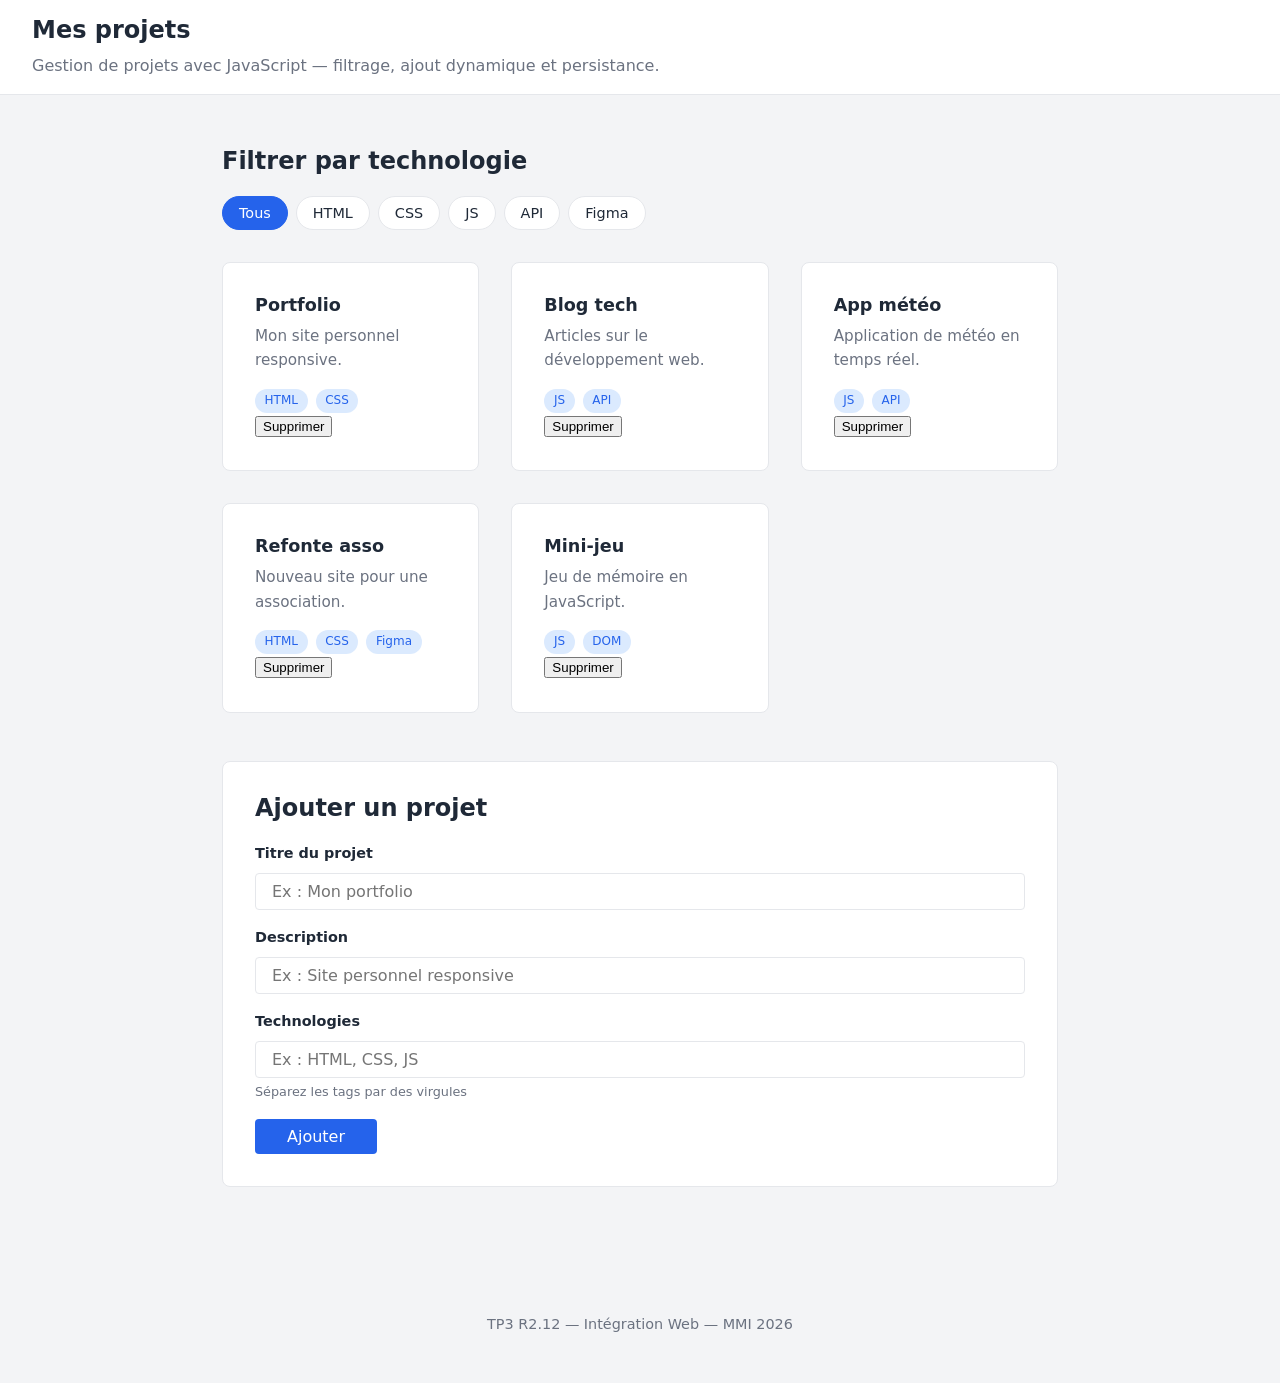
<file: TP3/index.html>
<!DOCTYPE html>
<html lang="fr"><head>
  <meta charset="UTF-8">
  <meta name="viewport" content="width=device-width, initial-scale=1.0">
  <title>TP3 — JavaScript + données</title>
  <style>
    /* ================================
       VARIABLES
       ================================ */
    :root {
      --color-primary: #2563eb;
      --color-primary-light: #dbeafe;
      --color-text: #1f2937;
      --color-text-light: #6b7280;
      --color-bg: #ffffff;
      --color-bg-alt: #f3f4f6;
      --color-border: #e5e7eb;
      --color-error: #dc2626;
      --color-success: #059669;
      --font-base: system-ui, -apple-system, sans-serif;
      --space-sm: 0.5rem;
      --space-md: 1rem;
      --space-lg: 2rem;
      --space-xl: 3rem;
      --radius: 0.5rem;
    }

    /* ================================
       BASE
       ================================ */
    *, *::before, *::after {
      box-sizing: border-box;
    }

    body {
      font-family: var(--font-base);
      line-height: 1.6;
      color: var(--color-text);
      background-color: var(--color-bg-alt);
      margin: 0;
    }

    h1, h2, h3 { line-height: 1.2; }

    /* ================================
       LAYOUT
       ================================ */
    header {
      background: var(--color-bg);
      border-bottom: 1px solid var(--color-border);
      padding: var(--space-md) var(--space-lg);
    }

    header h1 {
      margin: 0;
      font-size: 1.5rem;
    }

    header p {
      margin: var(--space-sm) 0 0;
      color: var(--color-text-light);
    }

    main {
      max-width: 900px;
      margin: 0 auto;
      padding: var(--space-lg);
    }

    section {
      margin-bottom: var(--space-xl);
    }

    /* ================================
       FILTRES
       ================================ */
    .filtres {
      display: flex;
      flex-wrap: wrap;
      gap: var(--space-sm);
      margin-bottom: var(--space-lg);
    }

    .filtre {
      background: var(--color-bg);
      border: 1px solid var(--color-border);
      border-radius: 2rem;
      padding: var(--space-sm) var(--space-md);
      font-size: 0.9rem;
      cursor: pointer;
      color: var(--color-text);
      font-family: var(--font-base);
      transition: background-color 0.2s, border-color 0.2s;
    }

    .filtre:hover {
      border-color: var(--color-primary);
    }

    .filtre.active {
      background-color: var(--color-primary);
      color: white;
      border-color: var(--color-primary);
    }

    /* ================================
       GRILLE DE PROJETS
       ================================ */
    #projets-liste {
      display: grid;
      grid-template-columns: repeat(auto-fit, minmax(250px, 1fr));
      gap: var(--space-lg);
      min-height: 100px;
    }

    /* Style des cartes (générées en JS) */
    .carte {
      background: var(--color-bg);
      border: 1px solid var(--color-border);
      border-radius: var(--radius);
      padding: var(--space-lg);
      transition: transform 0.2s, box-shadow 0.2s;
    }

    .carte:hover {
      transform: translateY(-2px);
      box-shadow: 0 4px 12px rgba(0, 0, 0, 0.08);
    }

    .carte h3 {
      margin: 0 0 var(--space-sm);
      font-size: 1.1rem;
    }

    .carte p {
      margin: 0 0 var(--space-md);
      color: var(--color-text-light);
      font-size: 0.95rem;
    }

    .tags {
      display: flex;
      flex-wrap: wrap;
      gap: var(--space-sm);
    }

    .tag {
      display: inline-block;
      font-size: 0.75rem;
      background: var(--color-primary-light);
      color: var(--color-primary);
      padding: 0.15rem 0.6rem;
      border-radius: 1rem;
      font-weight: 500;
    }

    /* ================================
       MESSAGES D'ÉTAT
       ================================ */
    .loading {
      text-align: center;
      color: var(--color-text-light);
      padding: var(--space-xl);
      grid-column: 1 / -1;
    }

    .error {
      text-align: center;
      color: var(--color-error);
      padding: var(--space-xl);
      grid-column: 1 / -1;
    }

    .vide {
      text-align: center;
      color: var(--color-text-light);
      padding: var(--space-xl);
      grid-column: 1 / -1;
    }

    /* ================================
       FORMULAIRE D'AJOUT
       ================================ */
    #form-ajout {
      background: var(--color-bg);
      border: 1px solid var(--color-border);
      border-radius: var(--radius);
      padding: var(--space-lg);
    }

    #form-ajout h2 {
      margin-top: 0;
    }

    .form-group {
      margin-bottom: var(--space-md);
    }

    .form-group label {
      display: block;
      font-weight: 600;
      margin-bottom: var(--space-sm);
      font-size: 0.9rem;
    }

    .form-group input {
      width: 100%;
      padding: var(--space-sm) var(--space-md);
      border: 1px solid var(--color-border);
      border-radius: 0.25rem;
      font-size: 1rem;
      font-family: var(--font-base);
      color: var(--color-text);
      background: var(--color-bg);
    }

    .form-group input:focus {
      outline: 2px solid var(--color-primary);
      outline-offset: 1px;
      border-color: var(--color-primary);
    }

    .form-group small {
      display: block;
      margin-top: 0.25rem;
      color: var(--color-text-light);
      font-size: 0.8rem;
    }

    #form-ajout button[type="submit"] {
      background-color: var(--color-primary);
      color: white;
      border: none;
      padding: var(--space-sm) var(--space-lg);
      border-radius: 0.25rem;
      font-size: 1rem;
      cursor: pointer;
      font-family: var(--font-base);
    }

    #form-ajout button[type="submit"]:hover {
      opacity: 0.9;
    }

    /* ================================
       COMPTEUR
       ================================ */
    .compteur {
      text-align: right;
      color: var(--color-text-light);
      font-size: 0.9rem;
      margin-bottom: var(--space-sm);
    }

    /* ================================
       FOOTER
       ================================ */
    footer {
      text-align: center;
      padding: var(--space-lg);
      color: var(--color-text-light);
      font-size: 0.9rem;
    }

    /* ================================
       FOCUS VISIBLE
       ================================ */
    :focus-visible {
      outline: 2px solid var(--color-primary);
      outline-offset: 2px;
    }

    /* ================================
       RESPONSIVE
       ================================ */
    @media (max-width: 600px) {
      main {
        padding: var(--space-md);
      }

      #projets-liste {
        grid-template-columns: 1fr;
      }
    }
  </style>
</head>
<body>

  <!-- ================================
       HEADER
       ================================ -->
  <header>
    <h1>Mes projets</h1>
    <p>Gestion de projets avec JavaScript — filtrage, ajout dynamique et persistance.</p>
  </header>

  <main>

    <!-- ================================
         FILTRES
         ================================ -->
    <section>
      <h2>Filtrer par technologie</h2>
      <div class="filtres">
        <button class="filtre active" data-tag="tous">Tous</button>
        <button class="filtre" data-tag="HTML">HTML</button>
        <button class="filtre" data-tag="CSS">CSS</button>
        <button class="filtre" data-tag="JS">JS</button>
        <button class="filtre" data-tag="API">API</button>
        <button class="filtre" data-tag="Figma">Figma</button>
      </div>

      <!-- Compteur de résultats -->
      <p class="compteur" aria-live="polite"></p>

      <!-- Conteneur des cartes (généré en JS) -->
      <div id="projets-liste">
        <p class="vide">Chargement des projets...</p>
      </div>
    </section>

    <!-- ================================
         FORMULAIRE D'AJOUT
         ================================ -->
    <section>
      <form id="form-ajout">
        <h2>Ajouter un projet</h2>

        <div class="form-group">
          <label for="input-titre">Titre du projet</label>
          <input type="text" id="input-titre" placeholder="Ex : Mon portfolio" required="">
        </div>

        <div class="form-group">
          <label for="input-desc">Description</label>
          <input type="text" id="input-desc" placeholder="Ex : Site personnel responsive" required="">
        </div>

        <div class="form-group">
          <label for="input-tags">Technologies</label>
          <input type="text" id="input-tags" placeholder="Ex : HTML, CSS, JS">
          <small>Séparez les tags par des virgules</small>
        </div>

        <button type="submit">Ajouter</button>
      </form>
    </section>

  </main>

  <footer>
    <p>TP3 R2.12 — Intégration Web — MMI 2026</p>
  </footer>

<script src="script.js"></script>

</body></html>
</file>
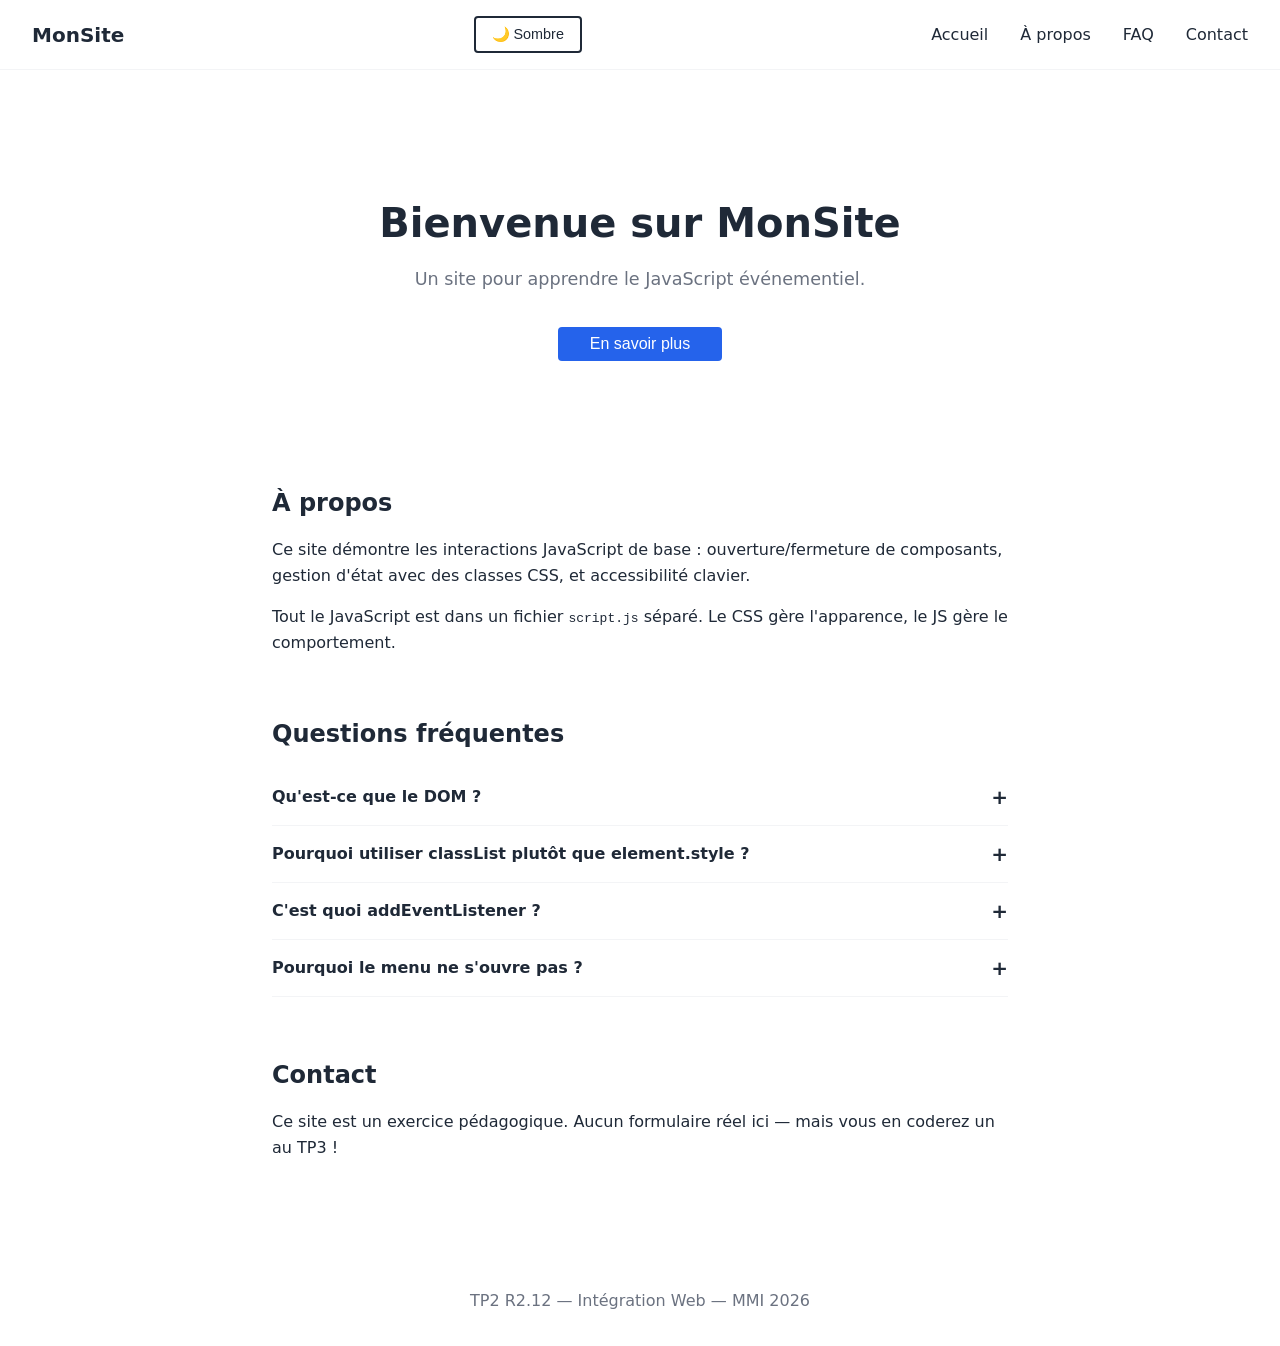
<file: TP2/TP2.html>
<!DOCTYPE html>
<html lang="fr">
<head>
  <meta charset="UTF-8">
  <meta name="viewport" content="width=device-width, initial-scale=1.0">
  <title>TP2 — JavaScript événementiel</title>
  <style>
    /* ================================
       VARIABLES
       ================================ */
    :root {
      --color-primary: #2563eb;
      --color-text: #1f2937;
      --color-text-light: #6b7280;
      --color-bg: #ffffff;
      --color-bg-alt: #f3f4f6;
      --color-overlay: rgba(0, 0, 0, 0.5);
      --font-base: system-ui, -apple-system, sans-serif;
      --space-sm: 0.5rem;
      --space-md: 1rem;
      --space-lg: 2rem;
      --space-xl: 4rem;
    }

    /* ================================
       THÈME SOMBRE (bonus)
       ================================ */
    .dark {
      --color-primary: #60a5fa;
      --color-text: #e5e7eb;
      --color-text-light: #9ca3af;
      --color-bg: #111827;
      --color-bg-alt: #1f2937;
      --color-overlay: rgba(0, 0, 0, 0.7);
    }

    /* ================================
       BASE
       ================================ */
    *, *::before, *::after {
      box-sizing: border-box;
    }

    body {
      font-family: var(--font-base);
      line-height: 1.6;
      color: var(--color-text);
      background-color: var(--color-bg);
      margin: 0;
      transition: background-color 0.3s, color 0.3s;
    }

    h1, h2, h3 { line-height: 1.2; }

    a {
      color: var(--color-primary);
      text-decoration: none;
    }

    a:hover { text-decoration: underline; }

    /* ================================
       HEADER + NAVIGATION
       ================================ */
    header {
      display: flex;
      justify-content: space-between;
      align-items: center;
      padding: var(--space-md) var(--space-lg);
      border-bottom: 1px solid var(--color-bg-alt);
    }

    .logo {
      font-weight: bold;
      font-size: 1.25rem;
      color: var(--color-text);
      text-decoration: none;
    }

    .header-right {
      display: flex;
      align-items: center;
      gap: var(--space-md);
    }

    /* Bouton menu burger */
    .menu-btn {
      display: none;
      background: none;
      border: 2px solid var(--color-text);
      border-radius: 0.25rem;
      color: var(--color-text);
      font-size: 1.25rem;
      padding: var(--space-sm);
      cursor: pointer;
      line-height: 1;
    }

    /* Bouton thème */
    #theme-toggle {
      background: none;
      border: 2px solid var(--color-text);
      border-radius: 0.25rem;
      color: var(--color-text);
      padding: var(--space-sm) var(--space-md);
      cursor: pointer;
      font-size: 0.9rem;
    }

    /* Navigation */
    .menu ul {
      display: flex;
      gap: var(--space-lg);
      list-style: none;
      padding: 0;
      margin: 0;
    }

    .menu a {
      color: var(--color-text);
      font-weight: 500;
    }

    /* Mobile : menu caché par défaut */
    @media (max-width: 640px) {
      .menu-btn {
        display: block;
      }

      .menu {
        display: none;
        position: absolute;
        top: 100%;
        left: 0;
        right: 0;
        background: var(--color-bg);
        border-bottom: 1px solid var(--color-bg-alt);
        padding: var(--space-md) var(--space-lg);
        z-index: 10;
      }

      .menu.is-open {
        display: block;
      }

      .menu ul {
        flex-direction: column;
        gap: var(--space-md);
      }

      header {
        position: relative;
      }
    }

    /* ================================
       MAIN
       ================================ */
    main {
      max-width: 800px;
      margin: 0 auto;
      padding: var(--space-lg);
    }

    section {
      margin-bottom: var(--space-xl);
    }

    /* ================================
       HERO
       ================================ */
    .hero {
      text-align: center;
      padding: var(--space-xl) 0;
    }

    .hero h1 {
      font-size: 2.5rem;
      margin-bottom: var(--space-sm);
    }

    .hero p {
      color: var(--color-text-light);
      font-size: 1.1rem;
    }

    /* ================================
       BOUTON MODALE
       ================================ */
    .modal-open {
      background-color: var(--color-primary);
      color: white;
      border: none;
      padding: var(--space-sm) var(--space-lg);
      border-radius: 0.25rem;
      font-size: 1rem;
      cursor: pointer;
      margin-top: var(--space-md);
    }

    .modal-open:hover {
      opacity: 0.9;
    }

    /* ================================
       MODALE
       ================================ */
    .modal {
      display: none;
      position: fixed;
      top: 0;
      left: 0;
      width: 100%;
      height: 100%;
      background: var(--color-overlay);
      z-index: 100;
      justify-content: center;
      align-items: center;
    }

    .modal.is-visible {
      display: flex;
    }

    .modal-content {
      background: var(--color-bg);
      border-radius: 0.5rem;
      padding: var(--space-lg);
      max-width: 500px;
      width: 90%;
      position: relative;
    }

    .modal-content h2 {
      margin-top: 0;
    }

    .modal-close {
      position: absolute;
      top: var(--space-md);
      right: var(--space-md);
      background: none;
      border: none;
      font-size: 1.5rem;
      cursor: pointer;
      color: var(--color-text);
      line-height: 1;
    }

    /* ================================
       ACCORDÉON FAQ
       ================================ */
    .faq-item {
      border-bottom: 1px solid var(--color-bg-alt);
    }

    .faq-question {
      width: 100%;
      background: none;
      border: none;
      text-align: left;
      padding: var(--space-md) 0;
      font-size: 1rem;
      font-weight: 600;
      color: var(--color-text);
      cursor: pointer;
      display: flex;
      justify-content: space-between;
      align-items: center;
      font-family: var(--font-base);
    }

    .faq-question::after {
      content: '+';
      font-size: 1.25rem;
      transition: transform 0.2s;
    }

    .faq-answer {
      display: none;
      padding: 0 0 var(--space-md) 0;
      color: var(--color-text-light);
    }

    .faq-answer.is-visible {
      display: block;
    }

    /* ================================
       FOCUS VISIBLE
       ================================ */
    :focus-visible {
      outline: 2px solid var(--color-primary);
      outline-offset: 2px;
    }
  </style>
</head>
<body>

  <!-- ================================
       HEADER + NAVIGATION
       ================================ -->
  <header>
    <a href="#" class="logo">MonSite</a>
    <div class="header-right">
      <button id="theme-toggle">🌙 Sombre</button>
      <button class="menu-btn" aria-expanded="false">☰</button>
    </div>
    <nav class="menu">
      <ul>
        <li><a href="#accueil">Accueil</a></li>
        <li><a href="#apropos">À propos</a></li>
        <li><a href="#faq">FAQ</a></li>
        <li><a href="#contact">Contact</a></li>
      </ul>
    </nav>
  </header>

  <main>

    <!-- ================================
         HERO + BOUTON MODALE
         ================================ -->
    <section id="accueil" class="hero">
      <h1>Bienvenue sur MonSite</h1>
      <p>Un site pour apprendre le JavaScript événementiel.</p>
      <button class="modal-open">En savoir plus</button>
    </section>

    <!-- ================================
         MODALE
         ================================ -->
    <div class="modal" aria-hidden="true">
      <div class="modal-content">
        <button class="modal-close">✕</button>
        <h2>À propos de ce site</h2>
        <p>Ce site est un exercice du TP2 R2.12. Il sert de support pour apprendre à manipuler le DOM avec JavaScript.</p>
        <p>Vous allez coder le menu burger, cette modale, et l'accordéon FAQ en JavaScript pur.</p>
      </div>
    </div>

    <!-- ================================
         SECTION À PROPOS
         ================================ -->
    <section id="apropos">
      <h2>À propos</h2>
      <p>Ce site démontre les interactions JavaScript de base : ouverture/fermeture de composants, gestion d'état avec des classes CSS, et accessibilité clavier.</p>
      <p>Tout le JavaScript est dans un fichier <code>script.js</code> séparé. Le CSS gère l'apparence, le JS gère le comportement.</p>
    </section>

    <!-- ================================
         ACCORDÉON FAQ
         ================================ -->
    <section id="faq">
      <h2>Questions fréquentes</h2>

      <div class="faq-item">
        <button class="faq-question">Qu'est-ce que le DOM ?</button>
        <div class="faq-answer">
          <p>Le DOM (Document Object Model) est la représentation de la page Web en mémoire. JavaScript peut le lire et le modifier pour créer des interactions.</p>
        </div>
      </div>

      <div class="faq-item">
        <button class="faq-question">Pourquoi utiliser classList plutôt que element.style ?</button>
        <div class="faq-answer">
          <p>Parce que le JavaScript gère le comportement et le CSS gère l'apparence. En utilisant classList, on garde chaque responsabilité à sa place.</p>
        </div>
      </div>

      <div class="faq-item">
        <button class="faq-question">C'est quoi addEventListener ?</button>
        <div class="faq-answer">
          <p>C'est la méthode qui permet de dire au navigateur : "quand tel événement arrive sur cet élément, exécute ce code". C'est le cœur du JavaScript événementiel.</p>
        </div>
      </div>

      <div class="faq-item">
        <button class="faq-question">Pourquoi le menu ne s'ouvre pas ?</button>
        <div class="faq-answer">
          <p>Probablement parce que le fichier script.js n'est pas encore lié, ou parce que le JavaScript n'est pas encore écrit. C'est votre mission !</p>
        </div>
      </div>
    </section>

    <!-- ================================
         CONTACT
         ================================ -->
    <section id="contact">
      <h2>Contact</h2>
      <p>Ce site est un exercice pédagogique. Aucun formulaire réel ici — mais vous en coderez un au TP3 !</p>
    </section>

  </main>

  <footer>
    <p style="text-align: center; padding: 1rem; color: var(--color-text-light);">TP2 R2.12 — Intégration Web — MMI 2026</p>
  </footer>

 <script src="script.js"></script>

</body>
</html>
</file>
<file: TD2/style.css>
body {
  font-family: system-ui, sans-serif;
  line-height: 1.6;
  margin: 0;
  color: #333;
}

main {
  max-width: 60ch;
  margin: 0 auto;
  padding: 1.5rem;
}

h1, h2, h3 {
  line-height: 1.2;
  margin-top: 0;
}

section {
  margin-top: 2rem;
}

nav {
  display: flex;
  flex-direction: column;
  justify-content: flex-start;
  align-items: flex-start;
}

nav ul {
  display: flex;
  flex-direction: column;
  gap: 30px;
}

nav a {
  color: inherit;
  margin: 10px;
}

.hero {
  margin-top: 0px;
  text-align: center;
  padding: 3rem 1rem;
}

.hero p {
  font-size: 1.2rem;
}

.hero a {
  padding: 0.5rem 1rem;
  background: #5661ff;
  color: white;
  border-radius: 4px;
}

section article {
  padding: 1rem;
  border: 1px solid #eee;
  border-radius: 6px;
}

blockquote {
  padding-left: 1rem;
  font-style: italic;
}

footer {
  margin-top: 3rem;
  padding: 2rem;
  background: #f7f7f7;
  text-align: center;
}

@media (min-width: 800px) {
  nav {
    flex-direction: row;
    justify-content: space-between;
    align-items: center;
  }

  nav ul {
    flex-direction: row;
    gap: 30px;
  }
}
</file>
